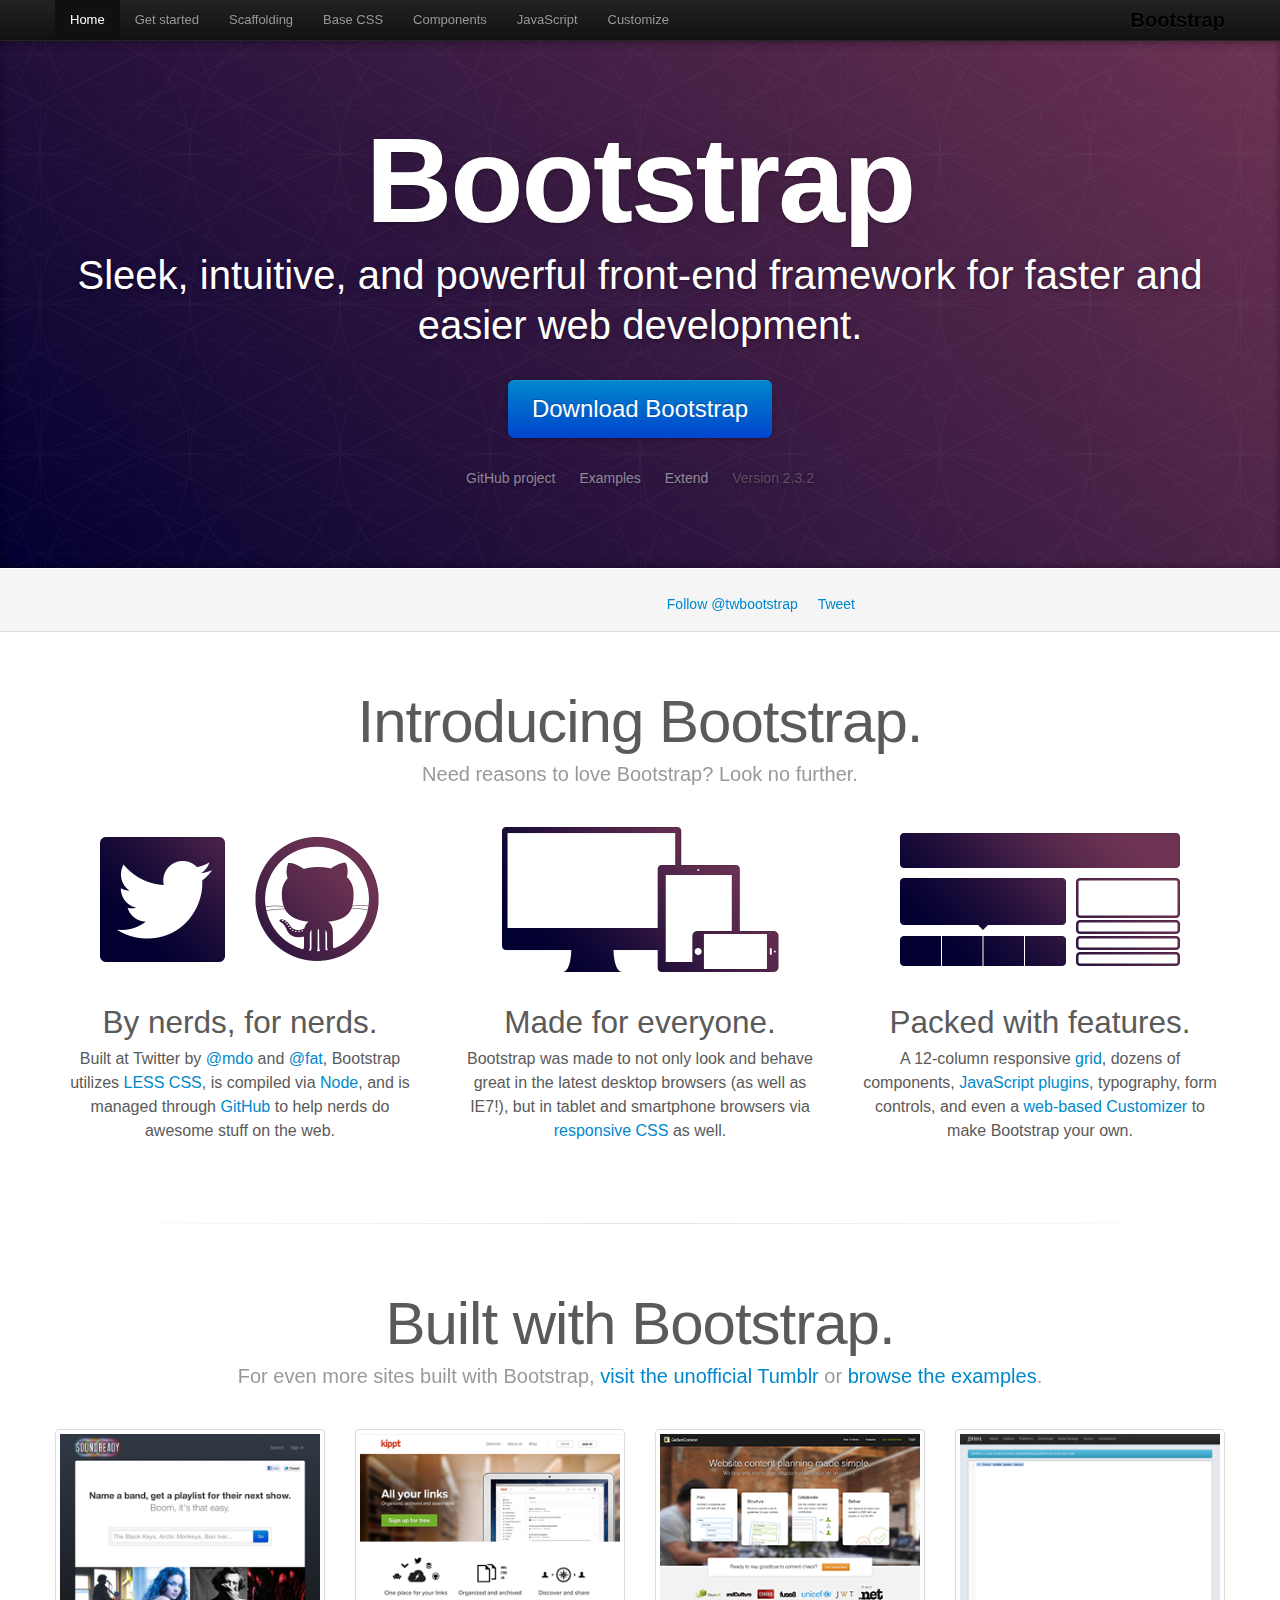
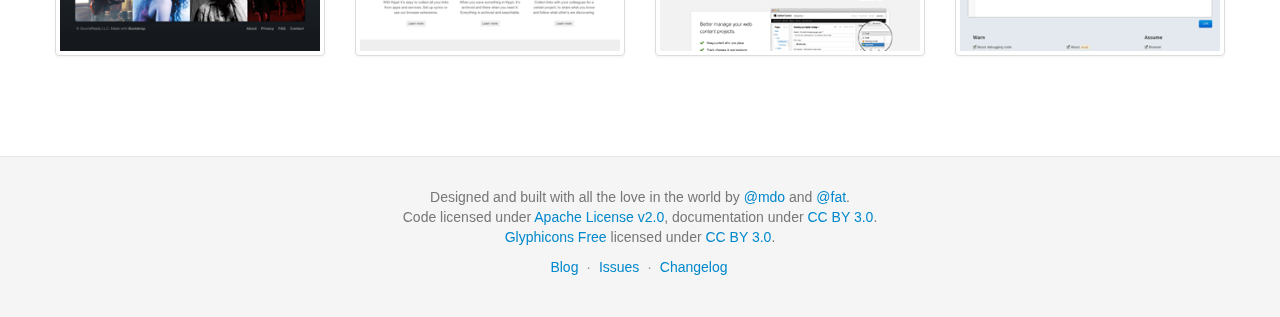
<file: app/lib/bootstrap/docs/index.html>
<!DOCTYPE html>
<html lang="en">
  <head>
    <meta charset="utf-8">
    <title>Bootstrap</title>
    <meta name="viewport" content="width=device-width, initial-scale=1.0">
    <meta name="description" content="">
    <meta name="author" content="">

    <!-- Le styles -->
    <link href="assets/css/bootstrap.css" rel="stylesheet">
    <link href="assets/css/bootstrap-responsive.css" rel="stylesheet">
    <link href="assets/css/docs.css" rel="stylesheet">
    <link href="assets/js/google-code-prettify/prettify.css" rel="stylesheet">

    <!-- Le HTML5 shim, for IE6-8 support of HTML5 elements -->
    <!--[if lt IE 9]>
      <script src="assets/js/html5shiv.js"></script>
    <![endif]-->

    <!-- Le fav and touch icons -->
    <link rel="apple-touch-icon-precomposed" sizes="144x144" href="assets/ico/apple-touch-icon-144-precomposed.png">
    <link rel="apple-touch-icon-precomposed" sizes="114x114" href="assets/ico/apple-touch-icon-114-precomposed.png">
      <link rel="apple-touch-icon-precomposed" sizes="72x72" href="assets/ico/apple-touch-icon-72-precomposed.png">
                    <link rel="apple-touch-icon-precomposed" href="assets/ico/apple-touch-icon-57-precomposed.png">
                                   <link rel="shortcut icon" href="assets/ico/favicon.png">

    <script type="text/javascript">
      var _gaq = _gaq || [];
      _gaq.push(['_setAccount', 'UA-146052-10']);
      _gaq.push(['_trackPageview']);
      (function() {
        var ga = document.createElement('script'); ga.type = 'text/javascript'; ga.async = true;
        ga.src = ('https:' == document.location.protocol ? 'https://ssl' : 'http://www') + '.google-analytics.com/ga.js';
        var s = document.getElementsByTagName('script')[0]; s.parentNode.insertBefore(ga, s);
      })();
    </script>
  </head>

  <body data-spy="scroll" data-target=".bs-docs-sidebar">

    <!-- Navbar
    ================================================== -->
    <div class="navbar navbar-inverse navbar-fixed-top">
      <div class="navbar-inner">
        <div class="container">
          <button type="button" class="btn btn-navbar" data-toggle="collapse" data-target=".nav-collapse">
            <span class="icon-bar"></span>
            <span class="icon-bar"></span>
            <span class="icon-bar"></span>
          </button>
          <a class="brand" href="./index.html">Bootstrap</a>
          <div class="nav-collapse collapse">
            <ul class="nav">
              <li class="active">
                <a href="./index.html">Home</a>
              </li>
              <li class="">
                <a href="./getting-started.html">Get started</a>
              </li>
              <li class="">
                <a href="./scaffolding.html">Scaffolding</a>
              </li>
              <li class="">
                <a href="./base-css.html">Base CSS</a>
              </li>
              <li class="">
                <a href="./components.html">Components</a>
              </li>
              <li class="">
                <a href="./javascript.html">JavaScript</a>
              </li>
              <li class="">
                <a href="./customize.html">Customize</a>
              </li>
            </ul>
          </div>
        </div>
      </div>
    </div>

<div class="jumbotron masthead">
  <div class="container">
    <h1>Bootstrap</h1>
    <p>Sleek, intuitive, and powerful front-end framework for faster and easier web development.</p>
    <p>
      <a href="assets/bootstrap.zip" class="btn btn-primary btn-large" onclick="_gaq.push(['_trackEvent', 'Jumbotron actions', 'Download', 'Download 2.3.2']);">Download Bootstrap</a>
    </p>
    <ul class="masthead-links">
      <li>
        <a href="http://github.com/twitter/bootstrap" onclick="_gaq.push(['_trackEvent', 'Jumbotron actions', 'Jumbotron links', 'GitHub project']);">GitHub project</a>
      </li>
      <li>
        <a href="./getting-started.html#examples" onclick="_gaq.push(['_trackEvent', 'Jumbotron actions', 'Jumbotron links', 'Examples']);">Examples</a>
      </li>
      <li>
        <a href="./extend.html" onclick="_gaq.push(['_trackEvent', 'Jumbotron actions', 'Jumbotron links', 'Extend']);">Extend</a>
      </li>
      <li>
        Version 2.3.2
      </li>
    </ul>
  </div>
</div>

<div class="bs-docs-social">
  <div class="container">
    <ul class="bs-docs-social-buttons">
      <li>
        <iframe class="github-btn" src="http://ghbtns.com/github-btn.html?user=twbs&repo=bootstrap&type=watch&count=true" allowtransparency="true" frameborder="0" scrolling="0" width="100px" height="20px"></iframe>
      </li>
      <li>
        <iframe class="github-btn" src="http://ghbtns.com/github-btn.html?user=twbs&repo=bootstrap&type=fork&count=true" allowtransparency="true" frameborder="0" scrolling="0" width="102px" height="20px"></iframe>
      </li>
      <li class="follow-btn">
        <a href="https://twitter.com/twbootstrap" class="twitter-follow-button" data-link-color="#0069D6" data-show-count="true">Follow @twbootstrap</a>
      </li>
      <li class="tweet-btn">
        <a href="https://twitter.com/share" class="twitter-share-button" data-url="http://twbs.github.com/bootstrap/" data-count="horizontal" data-via="twbootstrap" data-related="mdo:Creator of Twitter Bootstrap">Tweet</a>
      </li>
    </ul>
  </div>
</div>

<div class="container">

  <div class="marketing">

    <h1>Introducing Bootstrap.</h1>
    <p class="marketing-byline">Need reasons to love Bootstrap? Look no further.</p>

    <div class="row-fluid">
      <div class="span4">
        <img class="marketing-img" src="assets/img/bs-docs-twitter-github.png">
        <h2>By nerds, for nerds.</h2>
        <p>Built at Twitter by <a href="http://twitter.com/mdo">@mdo</a> and <a href="http://twitter.com/fat">@fat</a>, Bootstrap utilizes <a href="http://lesscss.org">LESS CSS</a>, is compiled via <a href="http://nodejs.org">Node</a>, and is managed through <a href="http://github.com">GitHub</a> to help nerds do awesome stuff on the web.</p>
      </div>
      <div class="span4">
        <img class="marketing-img" src="assets/img/bs-docs-responsive-illustrations.png">
        <h2>Made for everyone.</h2>
        <p>Bootstrap was made to not only look and behave great in the latest desktop browsers (as well as IE7!), but in tablet and smartphone browsers via <a href="./scaffolding.html#responsive">responsive CSS</a> as well.</p>
      </div>
      <div class="span4">
        <img class="marketing-img" src="assets/img/bs-docs-bootstrap-features.png">
        <h2>Packed with features.</h2>
        <p>A 12-column responsive <a href="./scaffolding.html#gridSystem">grid</a>, dozens of components, <a href="./javascript.html">JavaScript plugins</a>, typography, form controls, and even a <a href="./customize.html">web-based Customizer</a> to make Bootstrap your own.</p>
      </div>
    </div>

    <hr class="soften">

    <h1>Built with Bootstrap.</h1>
    <p class="marketing-byline">For even more sites built with Bootstrap, <a href="http://builtwithbootstrap.tumblr.com/" target="_blank">visit the unofficial Tumblr</a> or <a href="./getting-started.html#examples">browse the examples</a>.</p>
    <div class="row-fluid">
      <ul class="thumbnails example-sites">
        <li class="span3">
          <a class="thumbnail" href="http://soundready.fm/" target="_blank">
            <img src="assets/img/example-sites/soundready.png" alt="SoundReady.fm">
          </a>
        </li>
        <li class="span3">
          <a class="thumbnail" href="http://kippt.com/" target="_blank">
            <img src="assets/img/example-sites/kippt.png" alt="Kippt">
          </a>
        </li>
        <li class="span3">
          <a class="thumbnail" href="http://www.gathercontent.com/" target="_blank">
            <img src="assets/img/example-sites/gathercontent.png" alt="Gather Content">
          </a>
        </li>
        <li class="span3">
          <a class="thumbnail" href="http://www.jshint.com/" target="_blank">
            <img src="assets/img/example-sites/jshint.png" alt="JS Hint">
          </a>
        </li>
      </ul>
     </div>

  </div>

</div>



    <!-- Footer
    ================================================== -->
    <footer class="footer">
      <div class="container">
        <p>Designed and built with all the love in the world by <a href="http://twitter.com/mdo" target="_blank">@mdo</a> and <a href="http://twitter.com/fat" target="_blank">@fat</a>.</p>
        <p>Code licensed under <a href="http://www.apache.org/licenses/LICENSE-2.0" target="_blank">Apache License v2.0</a>, documentation under <a href="http://creativecommons.org/licenses/by/3.0/">CC BY 3.0</a>.</p>
        <p><a href="http://glyphicons.com">Glyphicons Free</a> licensed under <a href="http://creativecommons.org/licenses/by/3.0/">CC BY 3.0</a>.</p>
        <ul class="footer-links">
          <li><a href="http://blog.getbootstrap.com">Blog</a></li>
          <li class="muted">&middot;</li>
          <li><a href="https://github.com/twbs/bootstrap/issues?state=open">Issues</a></li>
          <li class="muted">&middot;</li>
          <li><a href="https://github.com/twbs/bootstrap/releases">Changelog</a></li>
        </ul>
      </div>
    </footer>



    <!-- Le javascript
    ================================================== -->
    <!-- Placed at the end of the document so the pages load faster -->
    <script type="text/javascript" src="http://platform.twitter.com/widgets.js"></script>
    <script src="assets/js/jquery.js"></script>
    <script src="assets/js/bootstrap-transition.js"></script>
    <script src="assets/js/bootstrap-alert.js"></script>
    <script src="assets/js/bootstrap-modal.js"></script>
    <script src="assets/js/bootstrap-dropdown.js"></script>
    <script src="assets/js/bootstrap-scrollspy.js"></script>
    <script src="assets/js/bootstrap-tab.js"></script>
    <script src="assets/js/bootstrap-tooltip.js"></script>
    <script src="assets/js/bootstrap-popover.js"></script>
    <script src="assets/js/bootstrap-button.js"></script>
    <script src="assets/js/bootstrap-collapse.js"></script>
    <script src="assets/js/bootstrap-carousel.js"></script>
    <script src="assets/js/bootstrap-typeahead.js"></script>
    <script src="assets/js/bootstrap-affix.js"></script>

    <script src="assets/js/holder/holder.js"></script>
    <script src="assets/js/google-code-prettify/prettify.js"></script>

    <script src="assets/js/application.js"></script>


    <!-- Analytics
    ================================================== -->
    <script>
      var _gauges = _gauges || [];
      (function() {
        var t   = document.createElement('script');
        t.type  = 'text/javascript';
        t.async = true;
        t.id    = 'gauges-tracker';
        t.setAttribute('data-site-id', '4f0dc9fef5a1f55508000013');
        t.src = '//secure.gaug.es/track.js';
        var s = document.getElementsByTagName('script')[0];
        s.parentNode.insertBefore(t, s);
      })();
    </script>

  </body>
</html>
</file>
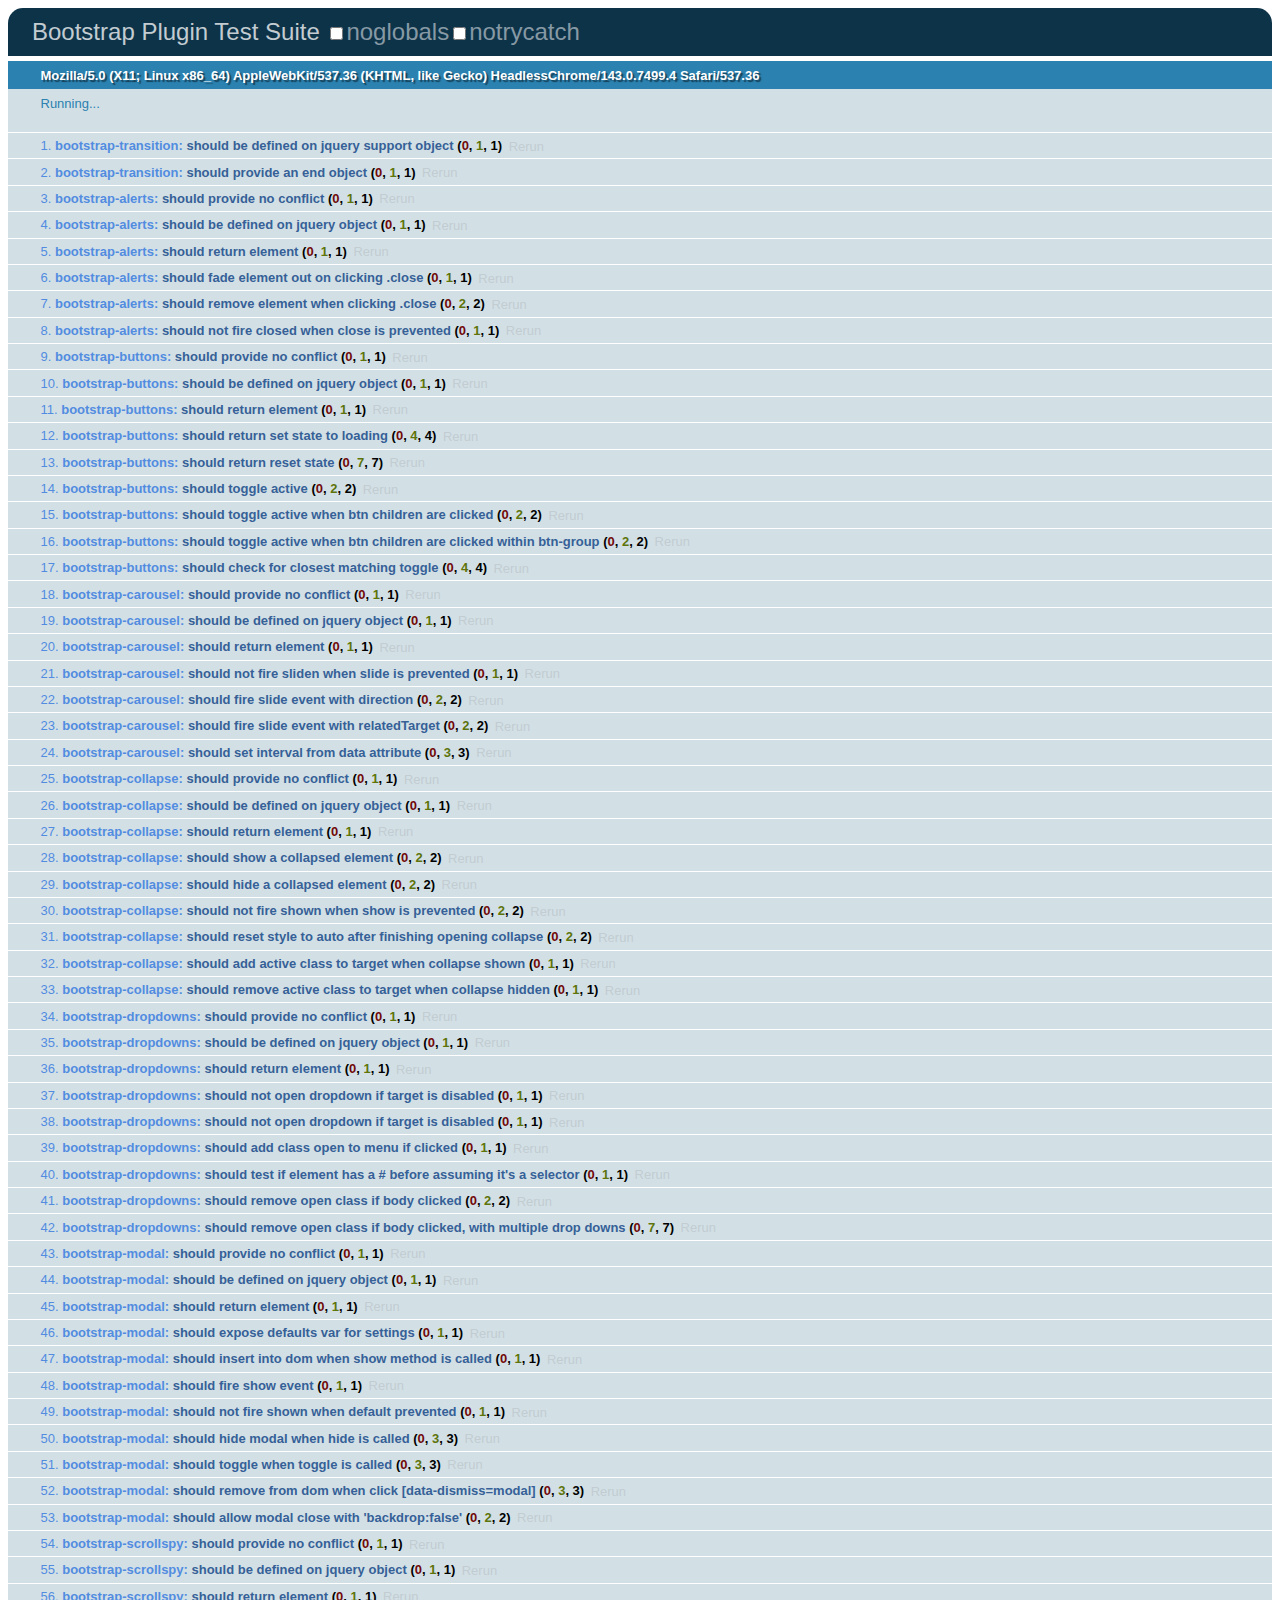
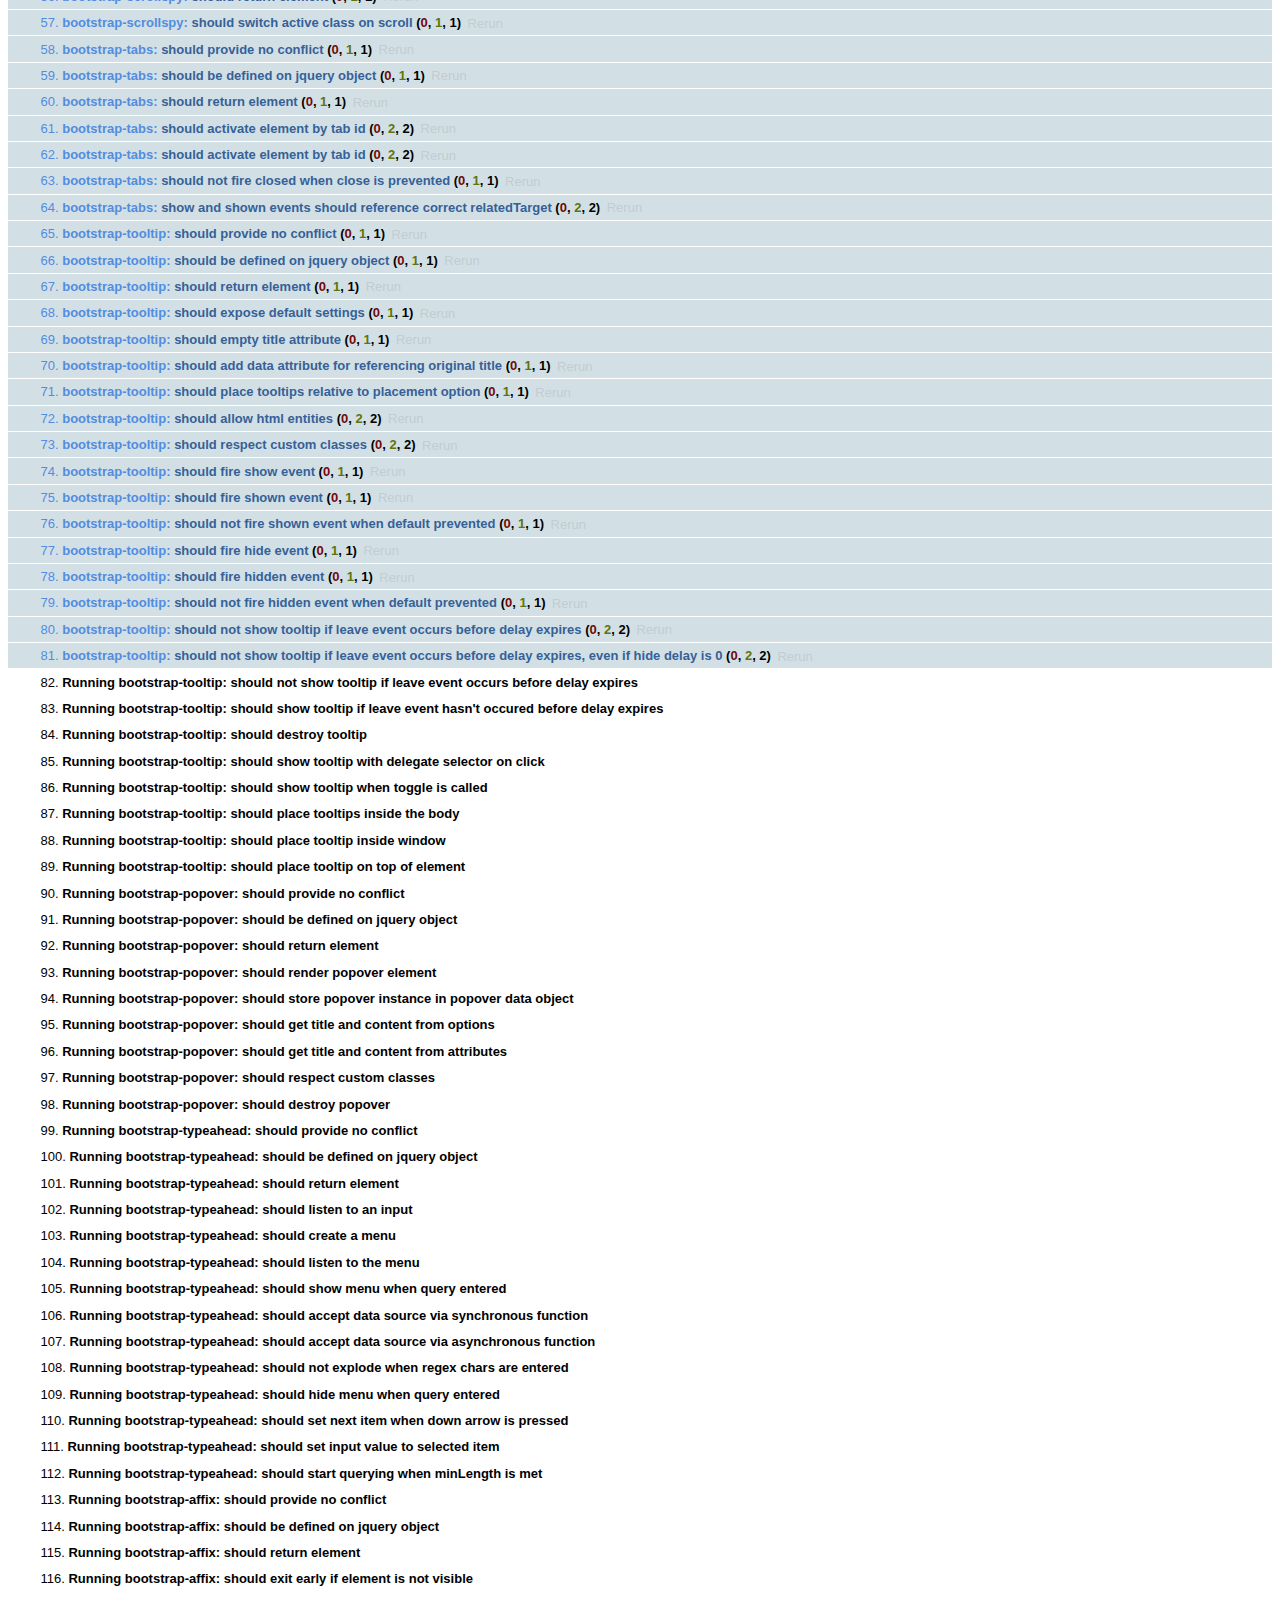
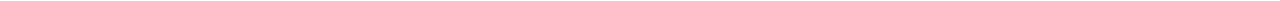
<file: app/lib/bootstrap/js/tests/index.html>
<!DOCTYPE HTML>
<html>
<head>
  <title>Bootstrap Plugin Test Suite</title>

  <!-- jquery -->
  <!--<script src="http://code.jquery.com/jquery-1.7.min.js"></script>-->
  <script src="vendor/jquery.js"></script>

  <!-- qunit -->
  <link rel="stylesheet" href="vendor/qunit.css" type="text/css" media="screen" />
  <script src="vendor/qunit.js"></script>

  <!-- phantomjs logging script-->
  <script src="unit/bootstrap-phantom.js"></script>

  <!--  plugin sources -->
  <script src="../../js/bootstrap-transition.js"></script>
  <script src="../../js/bootstrap-alert.js"></script>
  <script src="../../js/bootstrap-button.js"></script>
  <script src="../../js/bootstrap-carousel.js"></script>
  <script src="../../js/bootstrap-collapse.js"></script>
  <script src="../../js/bootstrap-dropdown.js"></script>
  <script src="../../js/bootstrap-modal.js"></script>
  <script src="../../js/bootstrap-scrollspy.js"></script>
  <script src="../../js/bootstrap-tab.js"></script>
  <script src="../../js/bootstrap-tooltip.js"></script>
  <script src="../../js/bootstrap-popover.js"></script>
  <script src="../../js/bootstrap-typeahead.js"></script>
  <script src="../../js/bootstrap-affix.js"></script>

  <!-- unit tests -->
  <script src="unit/bootstrap-transition.js"></script>
  <script src="unit/bootstrap-alert.js"></script>
  <script src="unit/bootstrap-button.js"></script>
  <script src="unit/bootstrap-carousel.js"></script>
  <script src="unit/bootstrap-collapse.js"></script>
  <script src="unit/bootstrap-dropdown.js"></script>
  <script src="unit/bootstrap-modal.js"></script>
  <script src="unit/bootstrap-scrollspy.js"></script>
  <script src="unit/bootstrap-tab.js"></script>
  <script src="unit/bootstrap-tooltip.js"></script>
  <script src="unit/bootstrap-popover.js"></script>
  <script src="unit/bootstrap-typeahead.js"></script>
  <script src="unit/bootstrap-affix.js"></script>
</head>
<body>
  <div>
    <h1 id="qunit-header">Bootstrap Plugin Test Suite</h1>
    <h2 id="qunit-banner"></h2>
    <h2 id="qunit-userAgent"></h2>
    <ol id="qunit-tests"></ol>
    <div id="qunit-fixture"></div>
  </div>
</body>
</html>
</file>
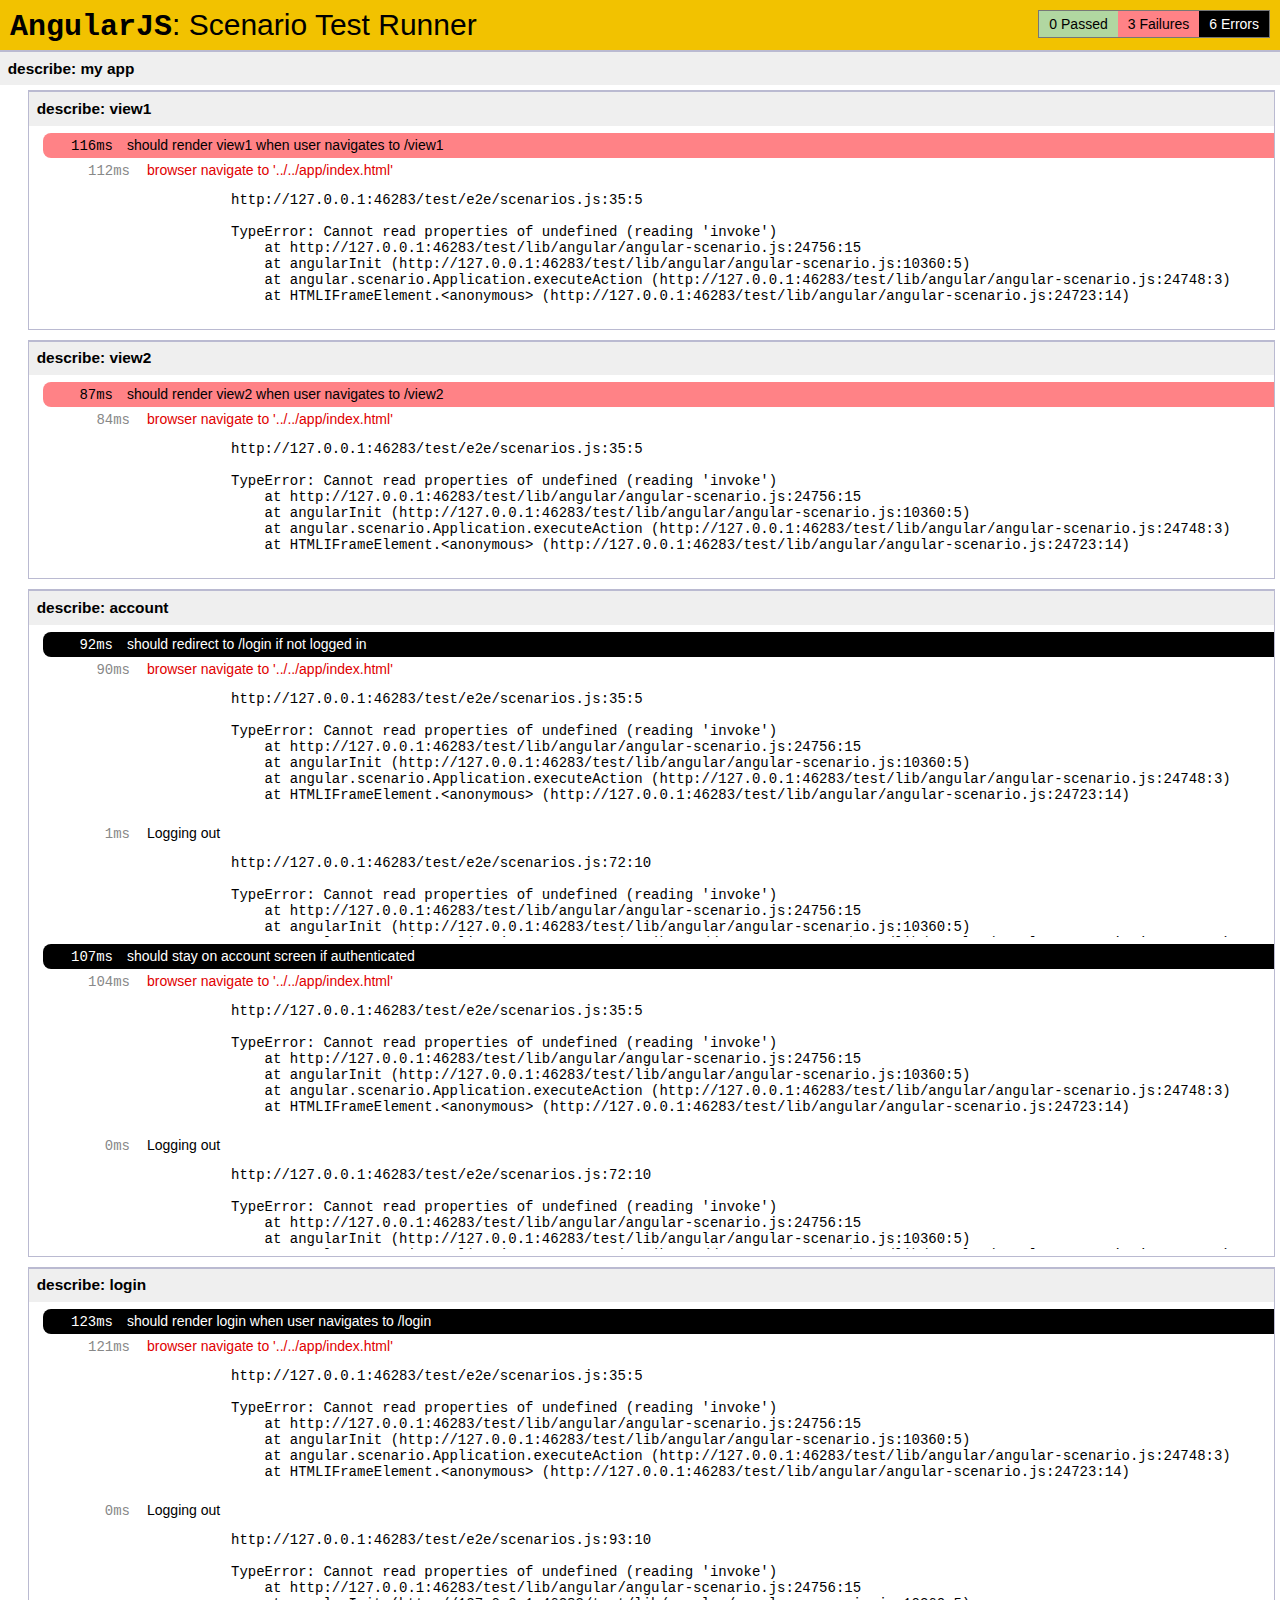
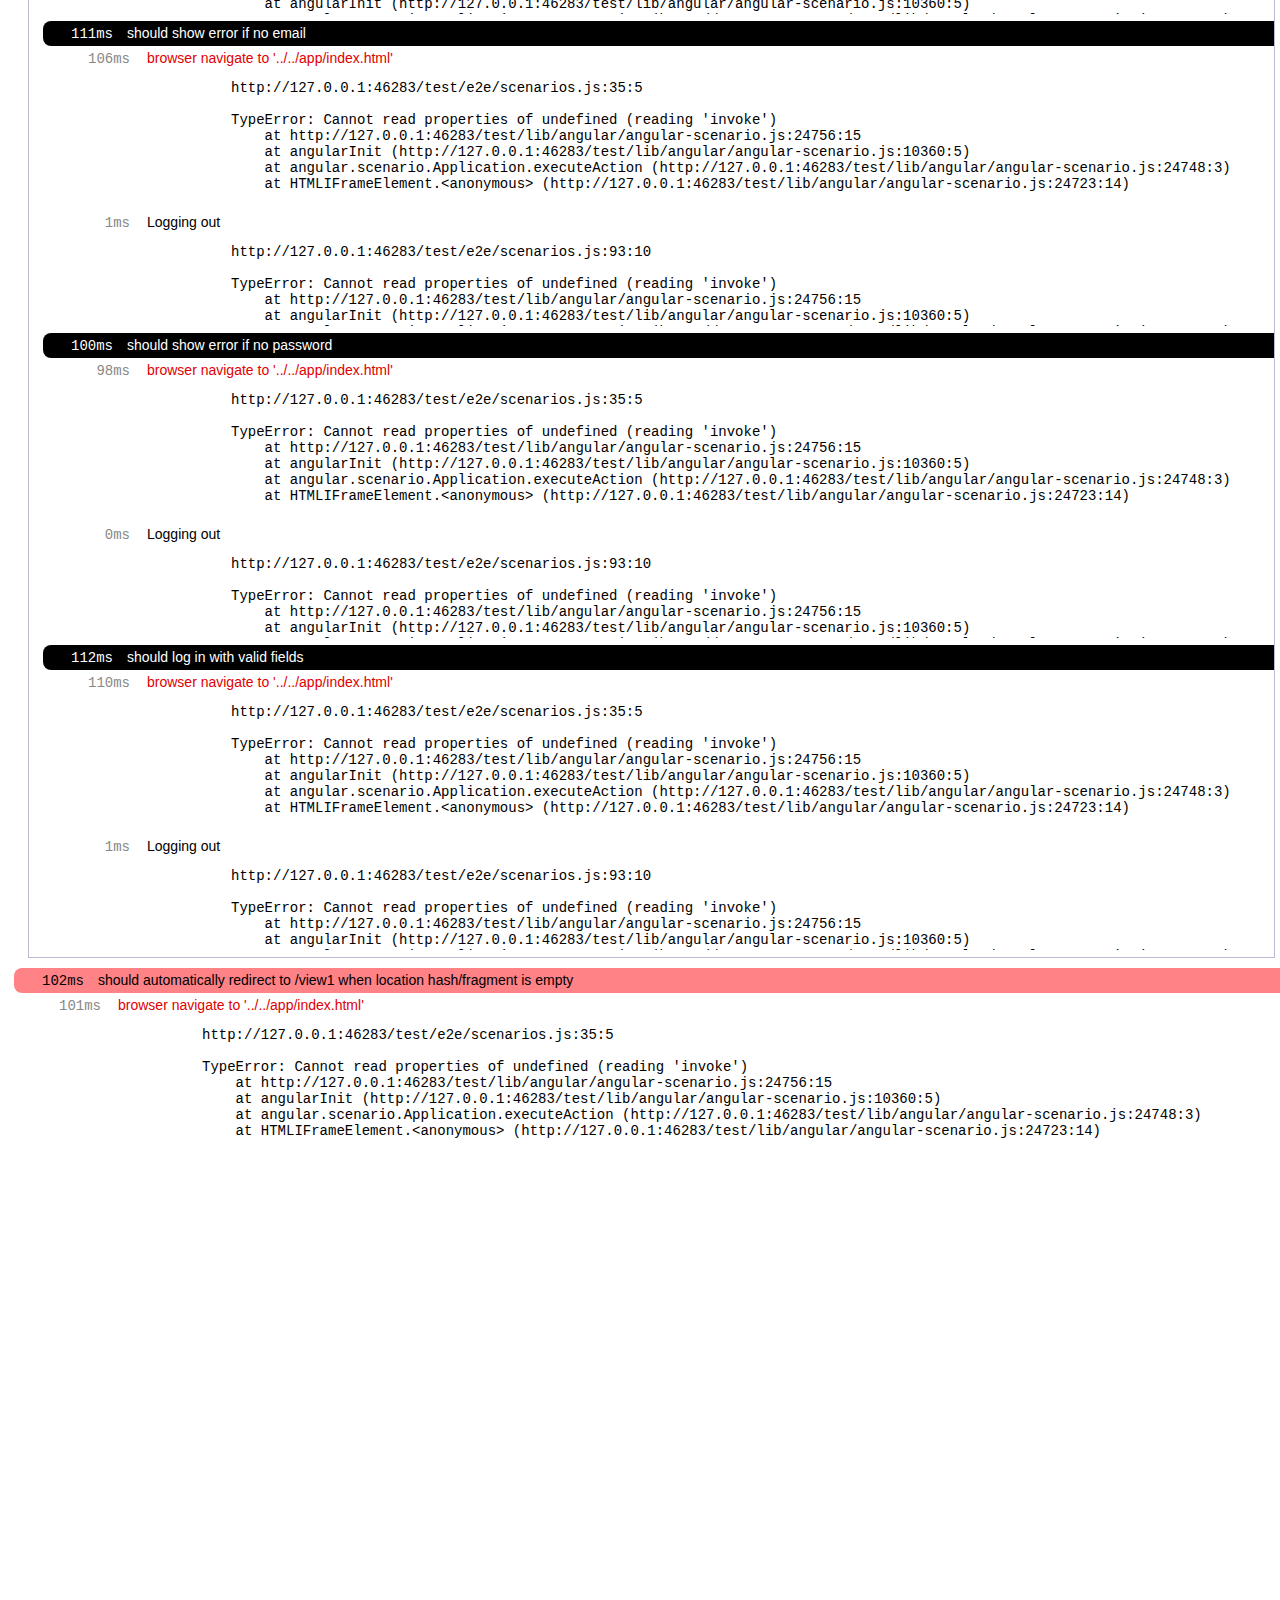
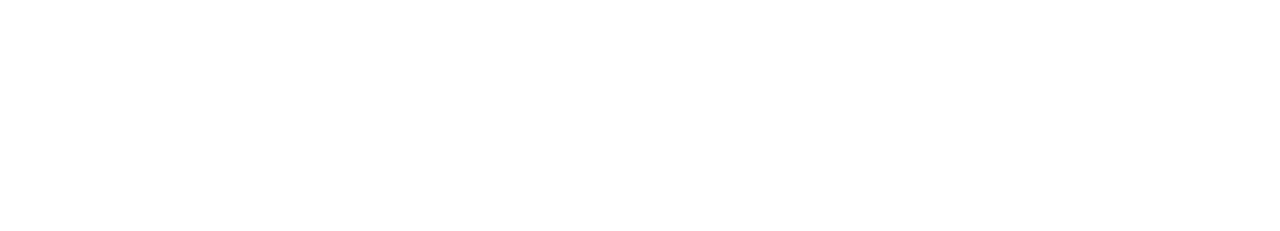
<file: test/e2e/runner.html>
<!doctype html>
<html lang="en">
  <head>
    <title>End2end Test Runner</title>
    <meta charset="utf-8">
    <script src="../lib/angular/angular-scenario.js" ng-autotest></script>
    <script src="scenarios.js"></script>
  </head>
  <body>
  </body>
</html>
</file>
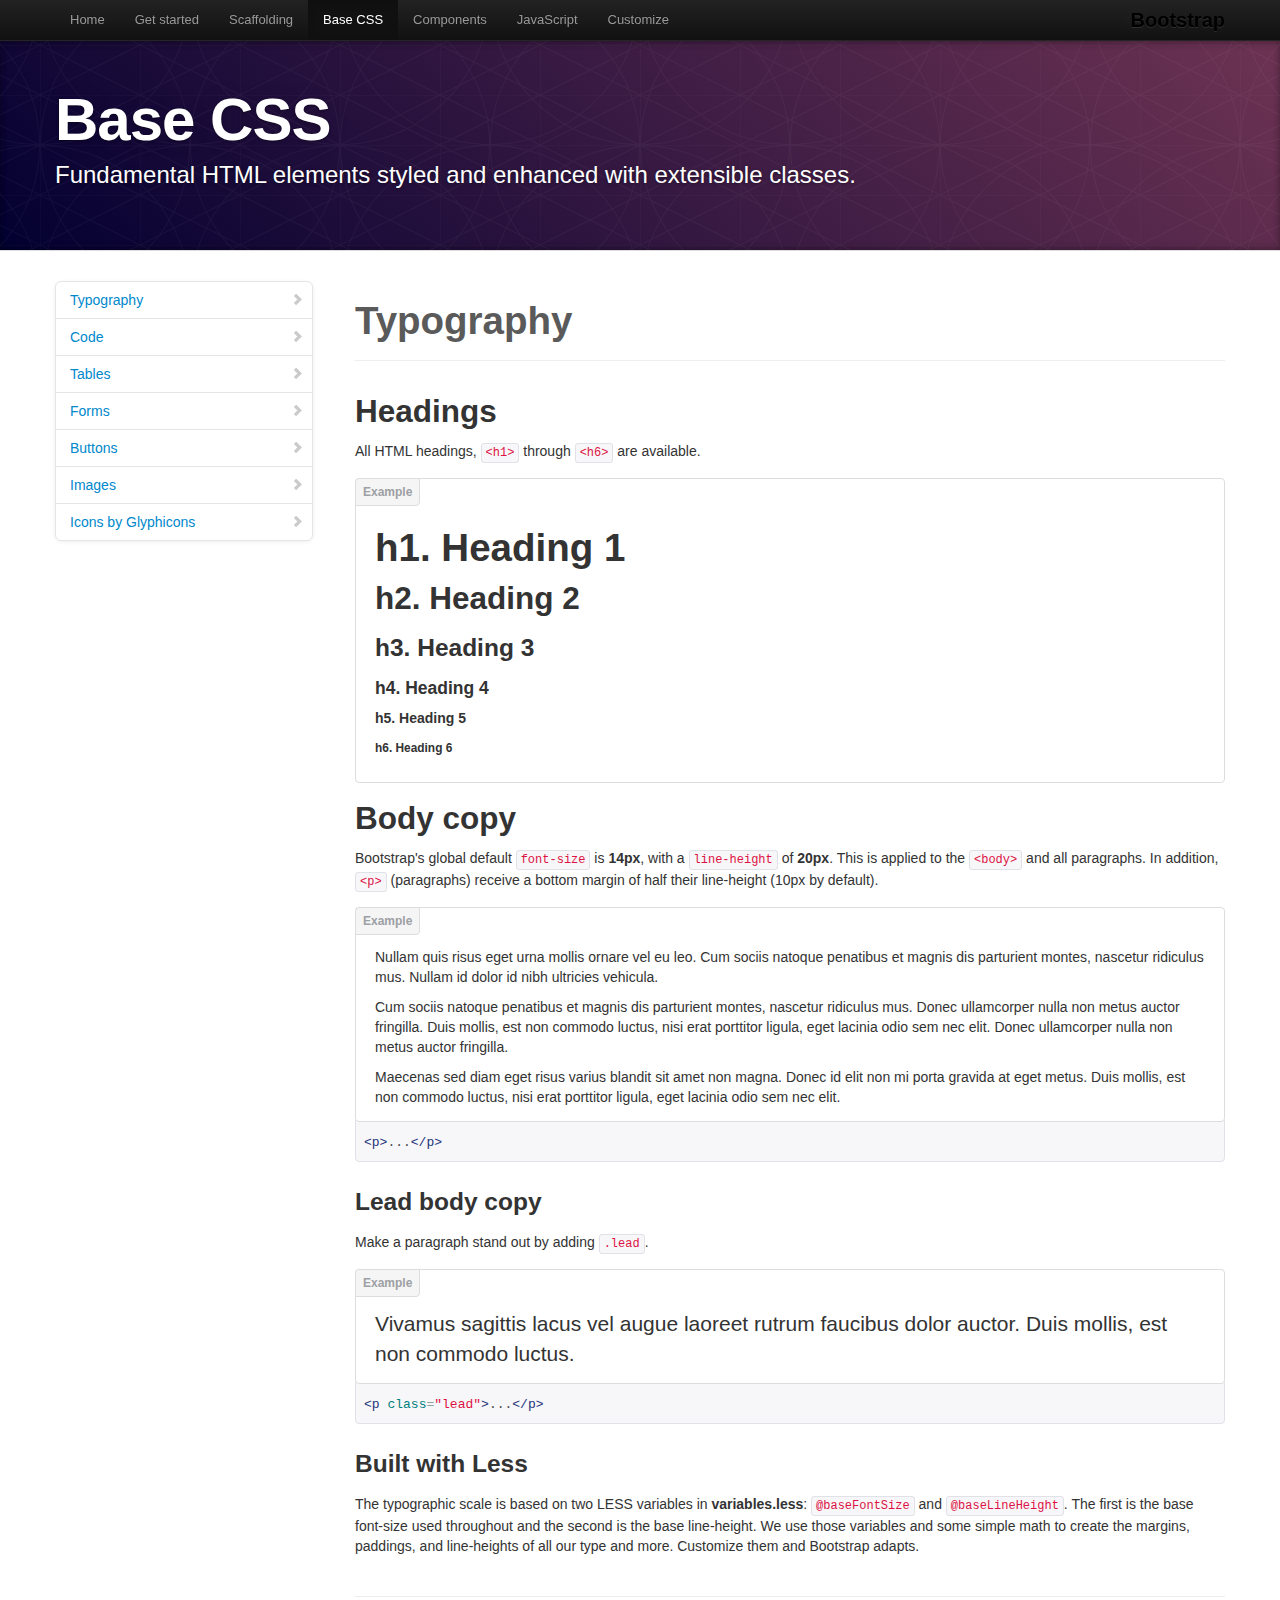
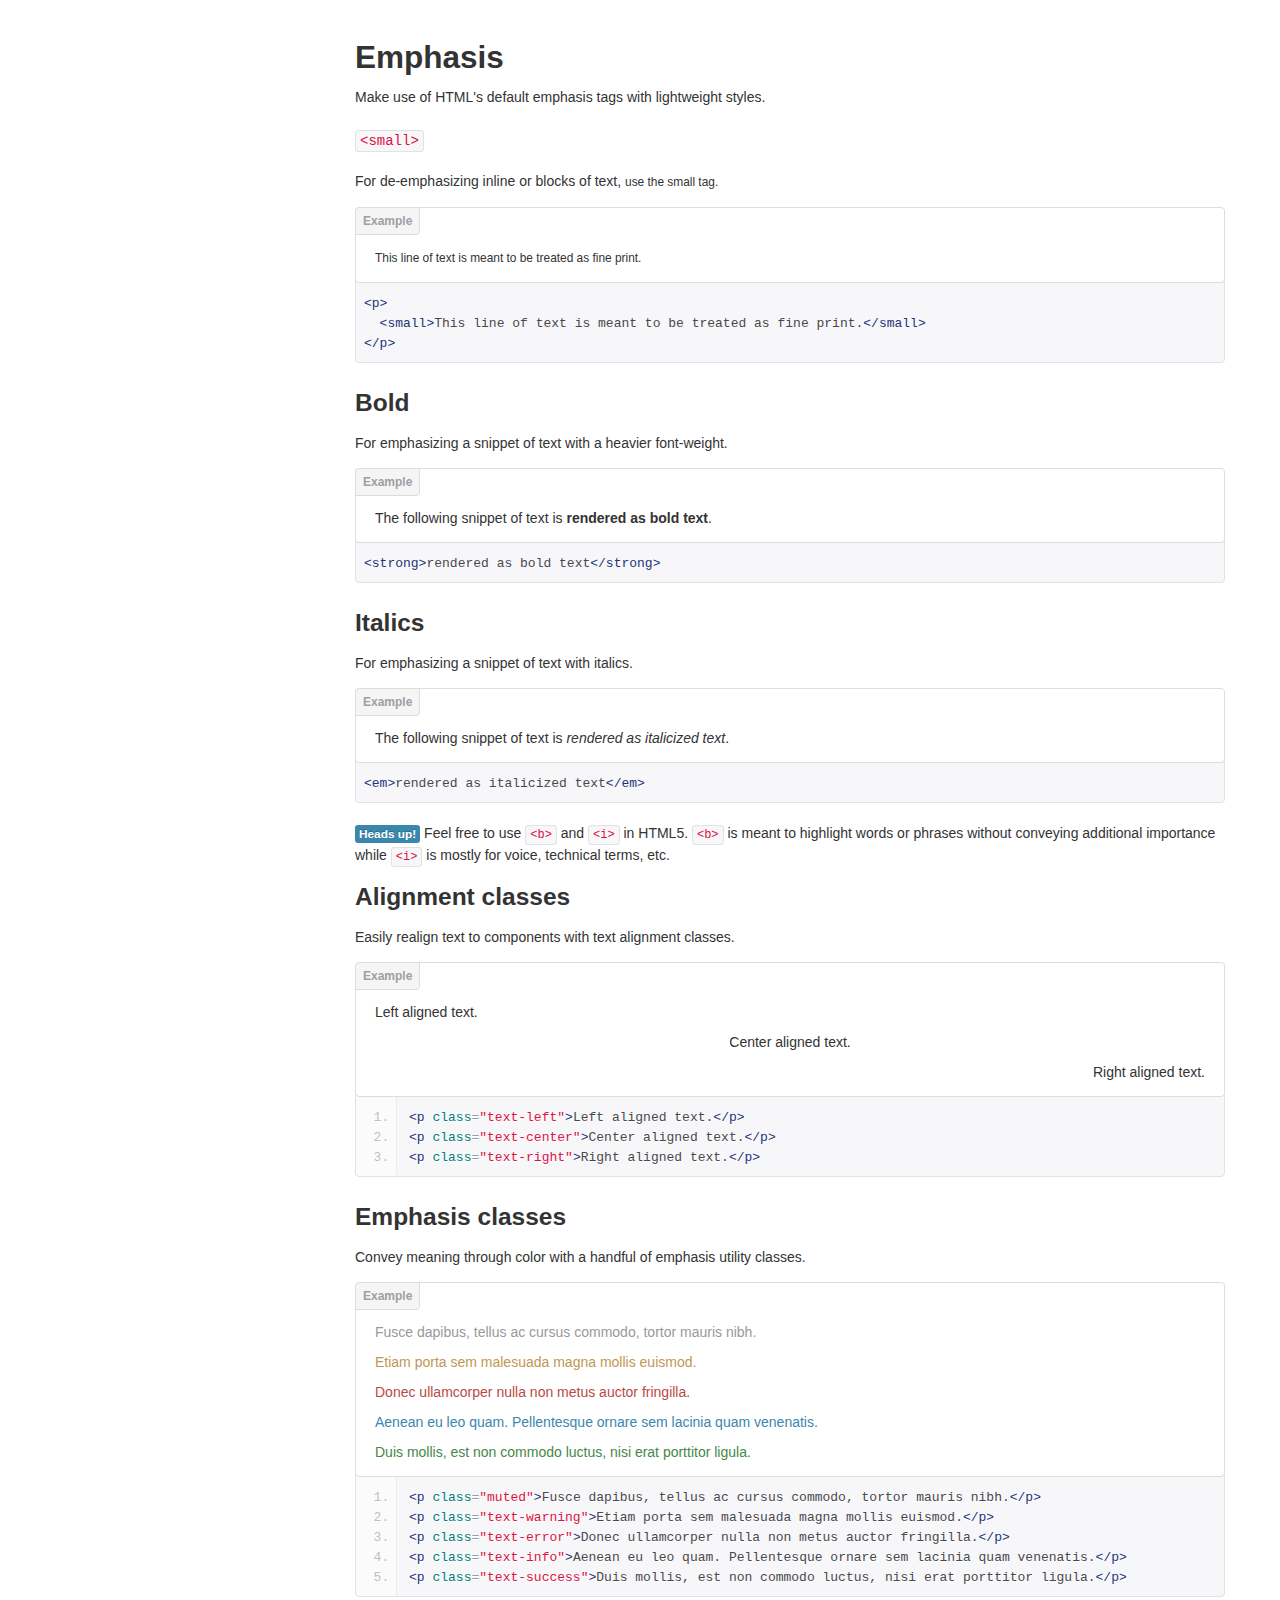
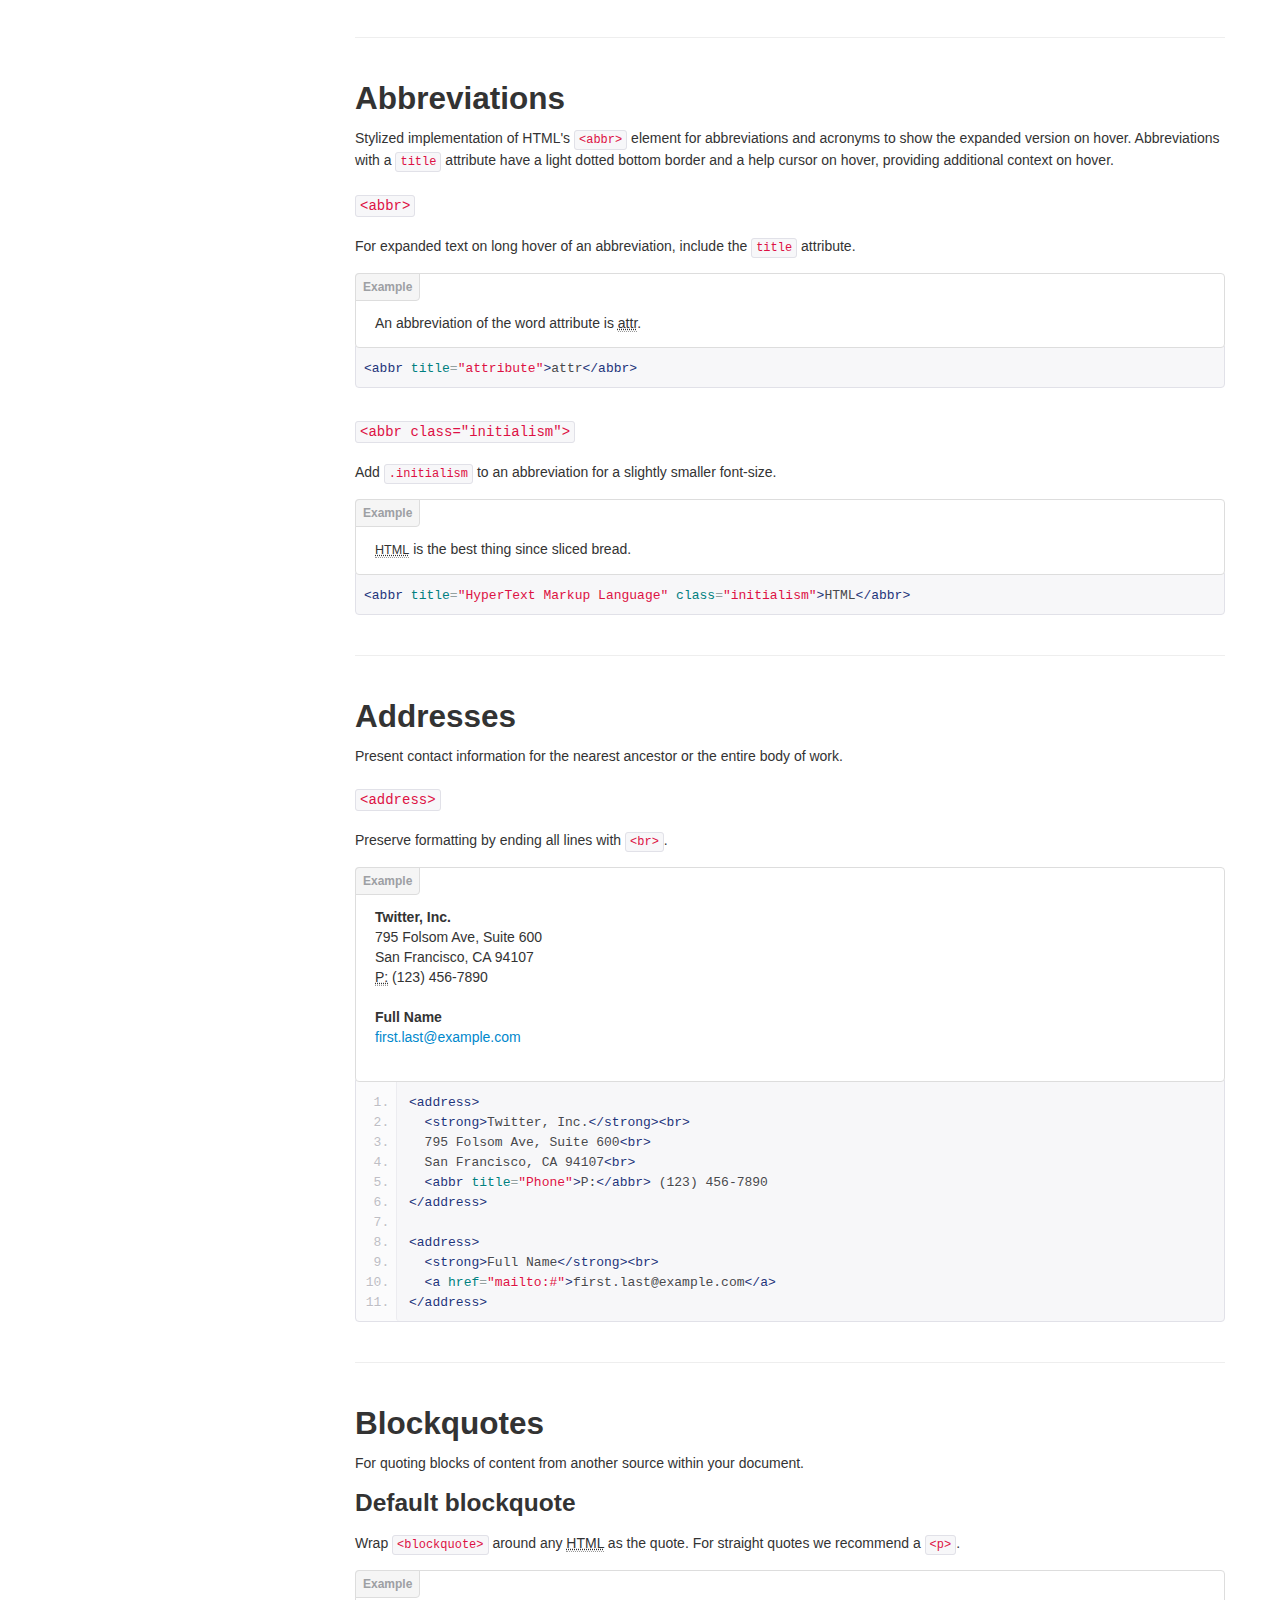
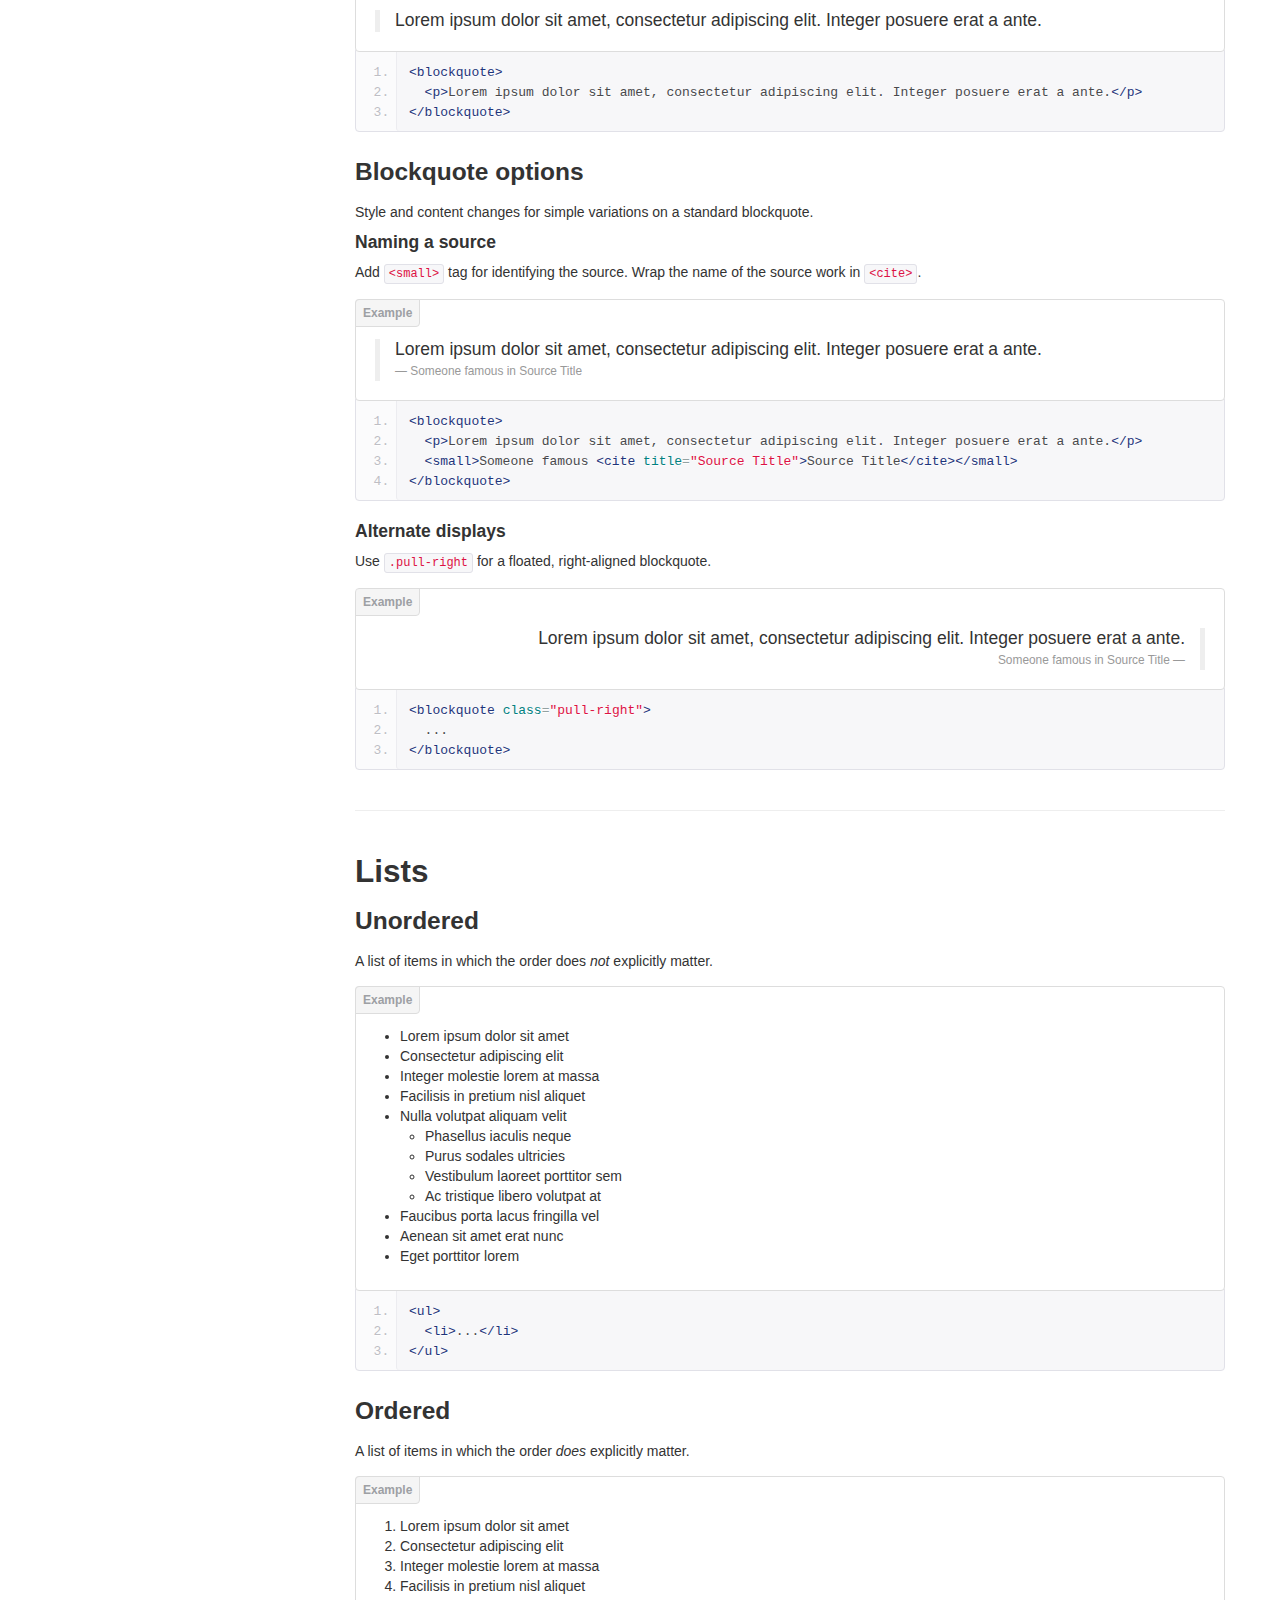
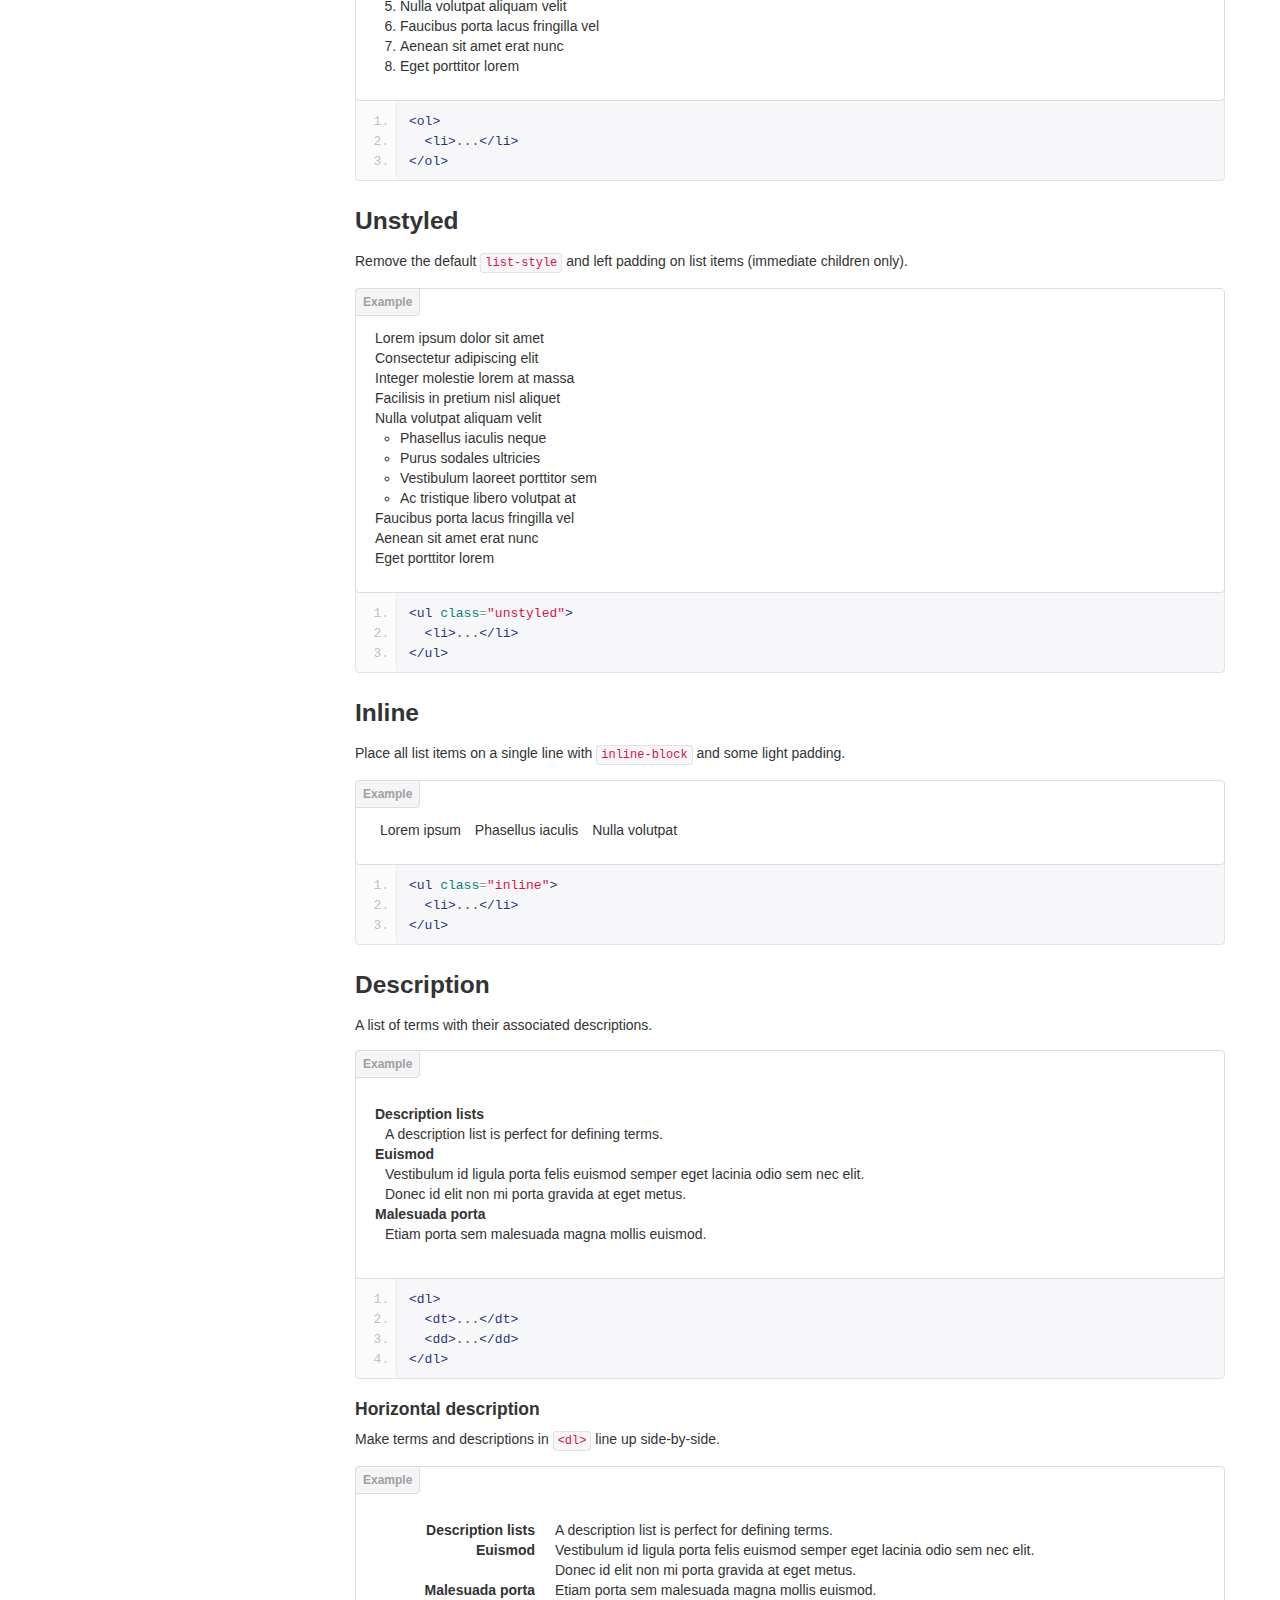
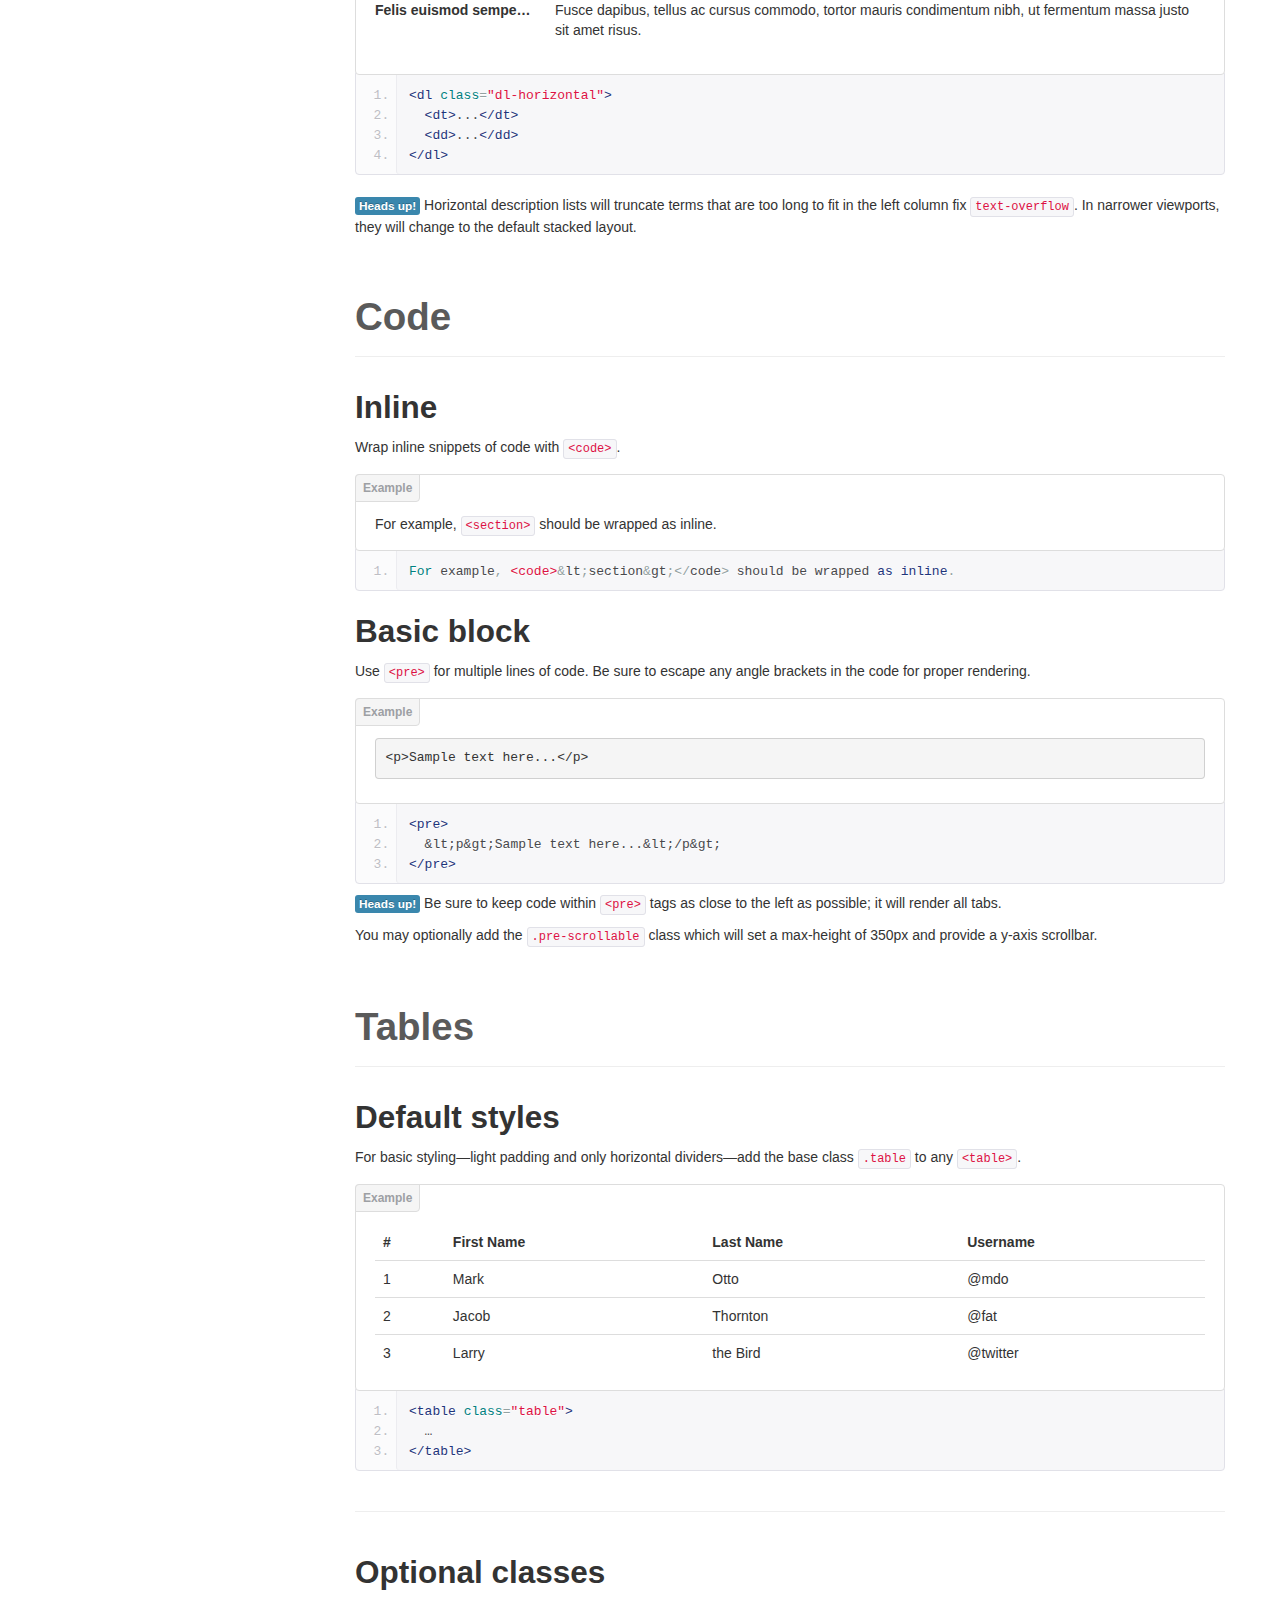
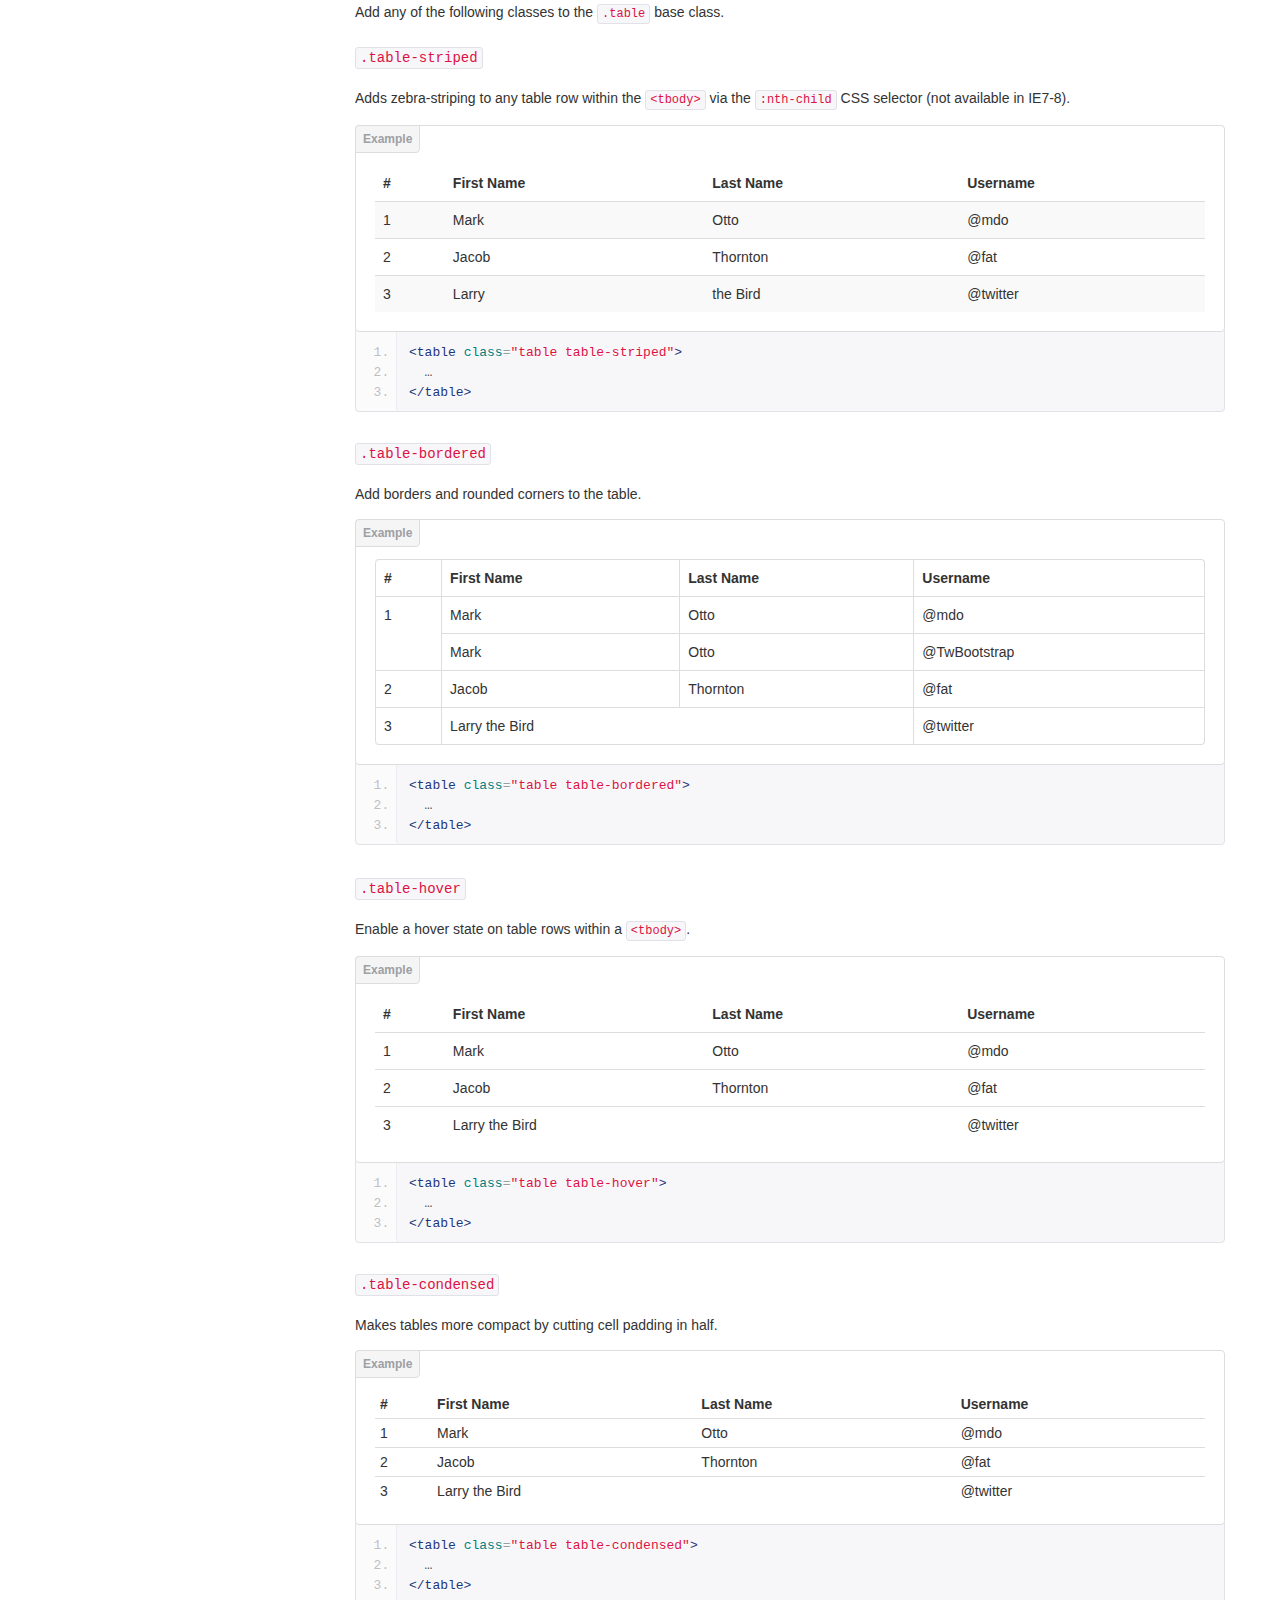
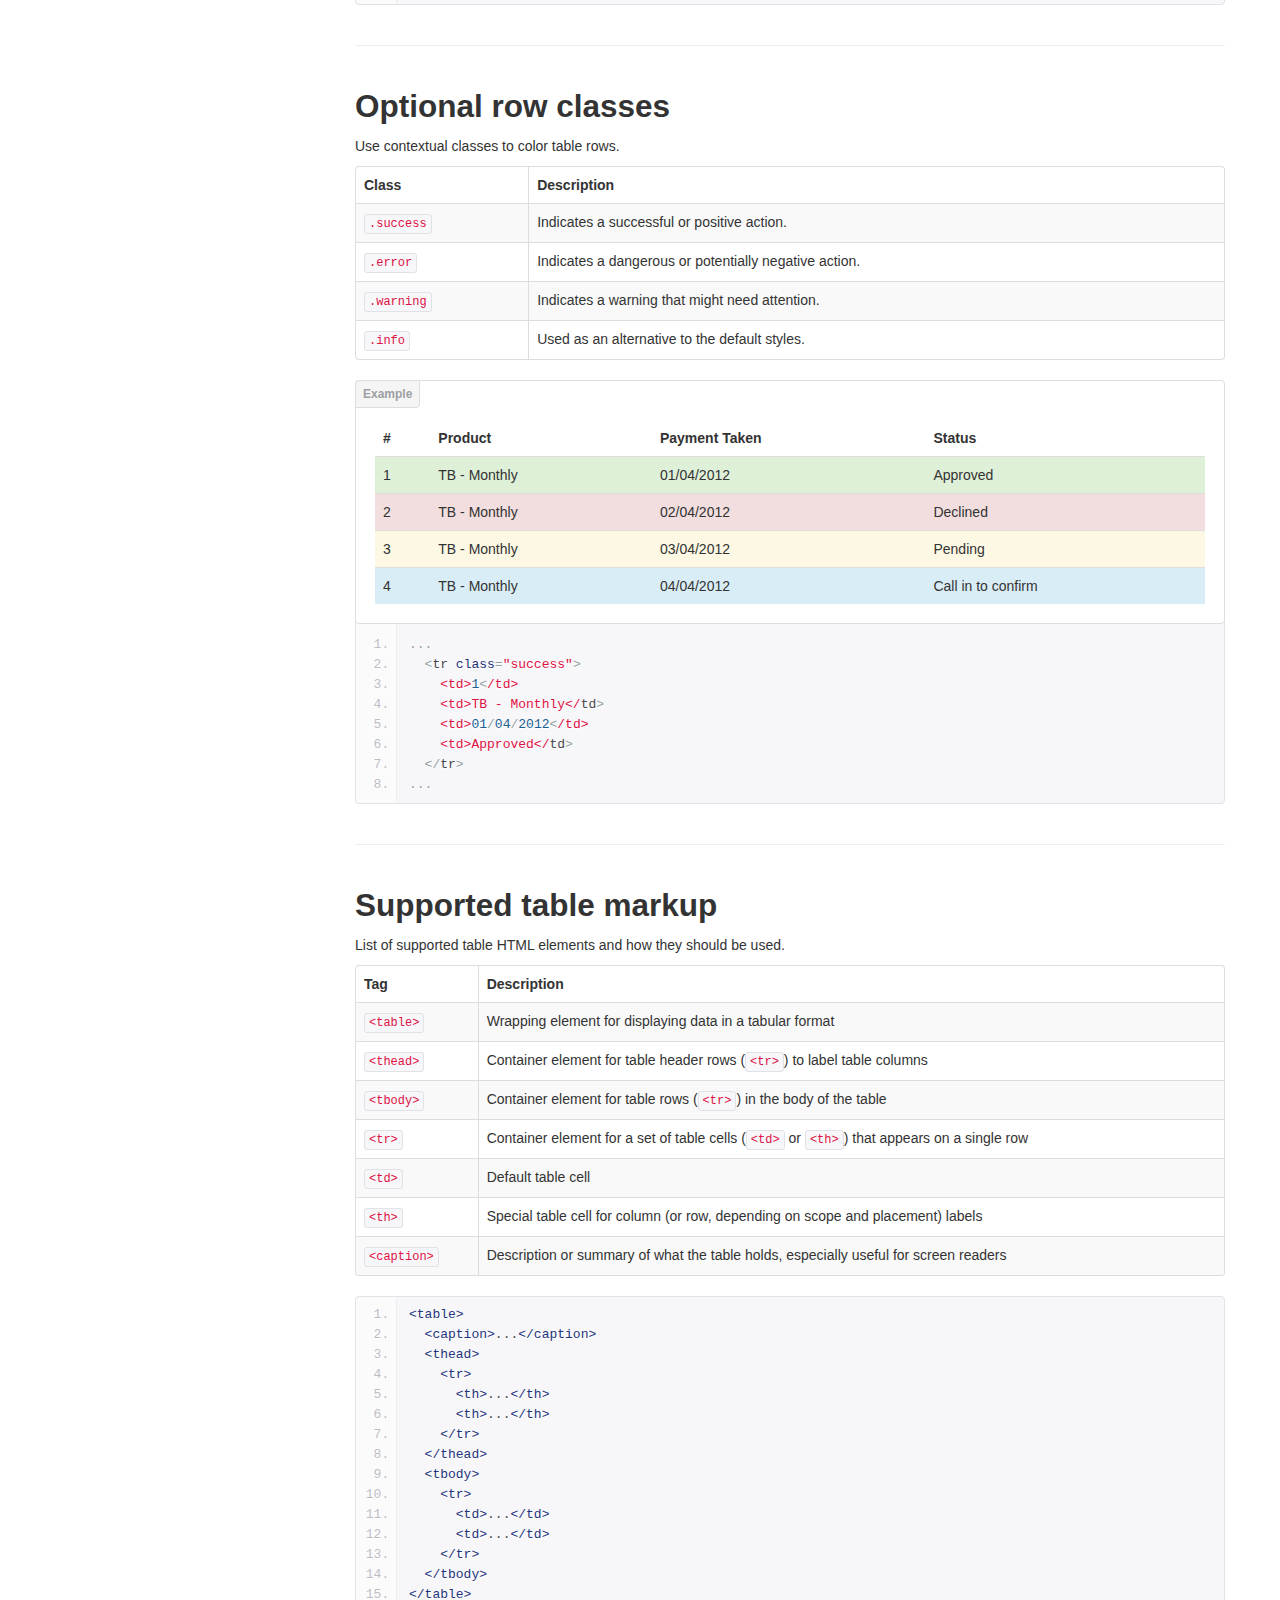
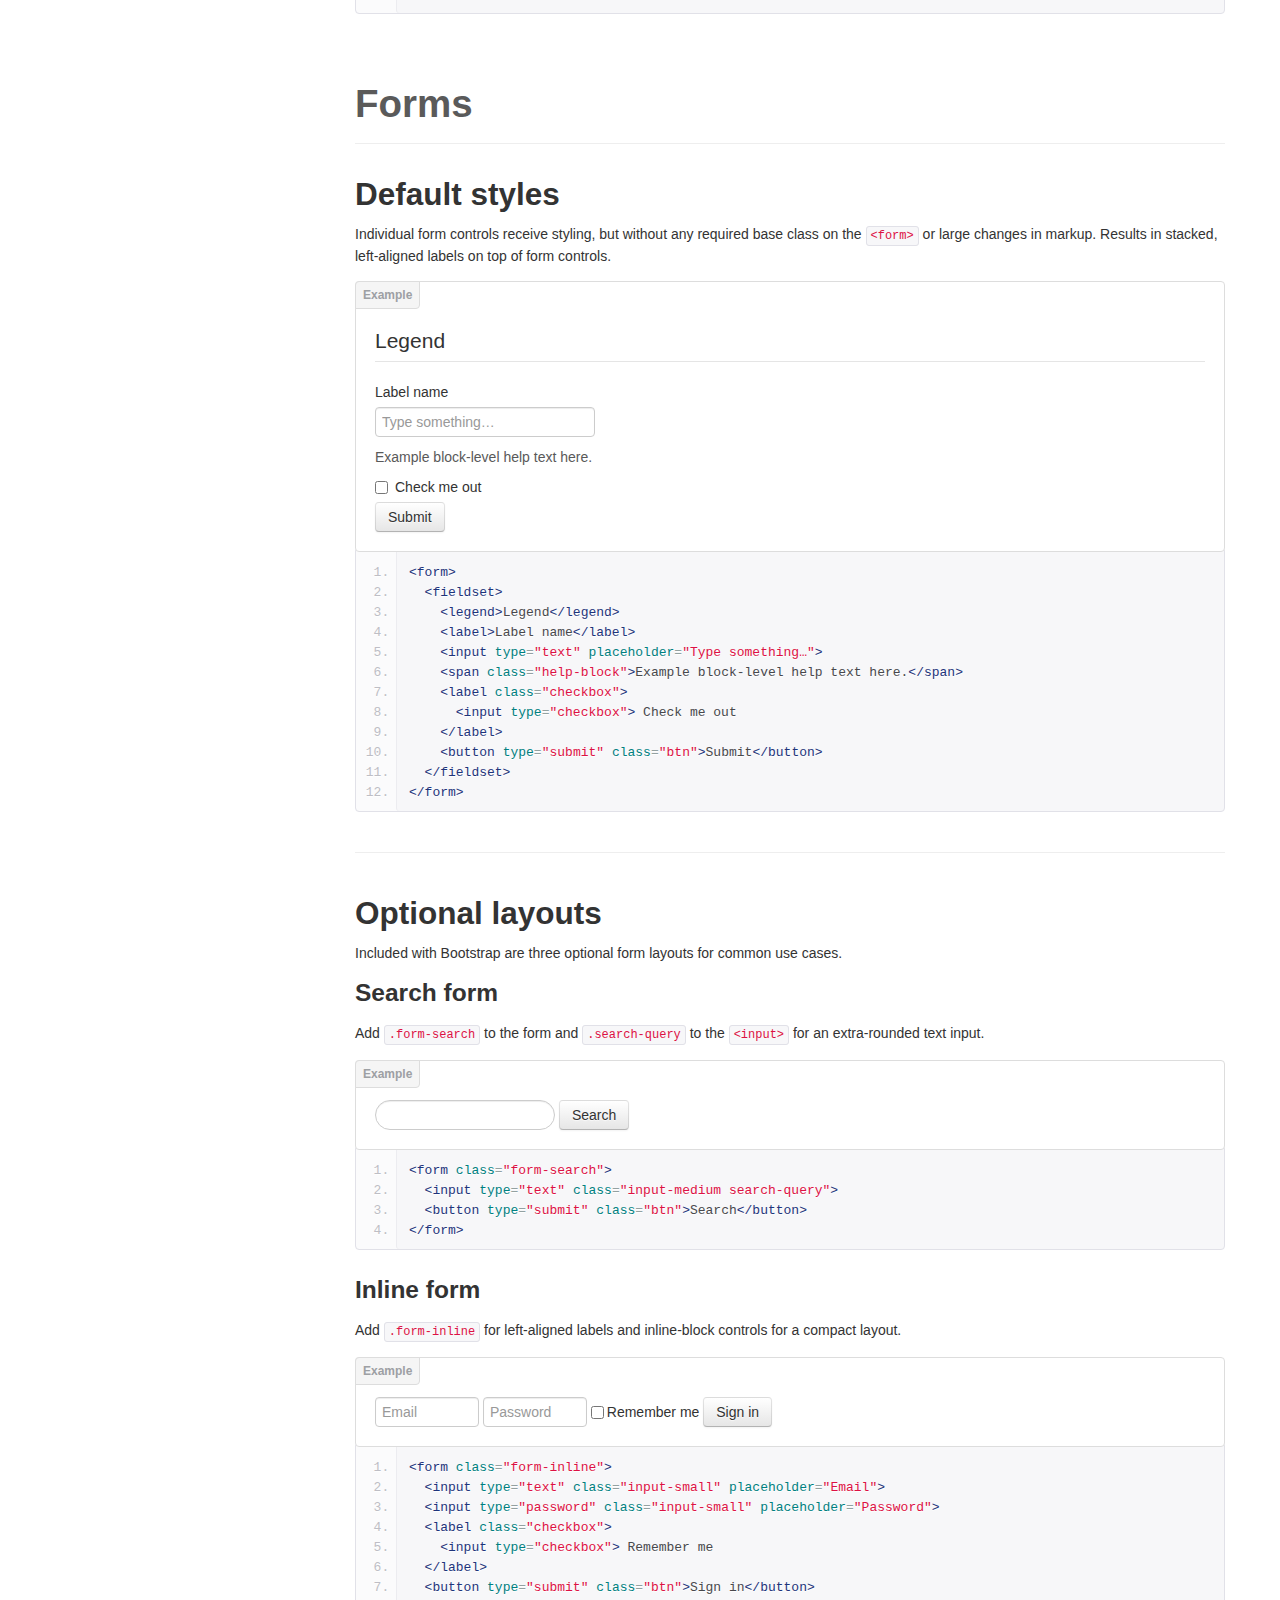
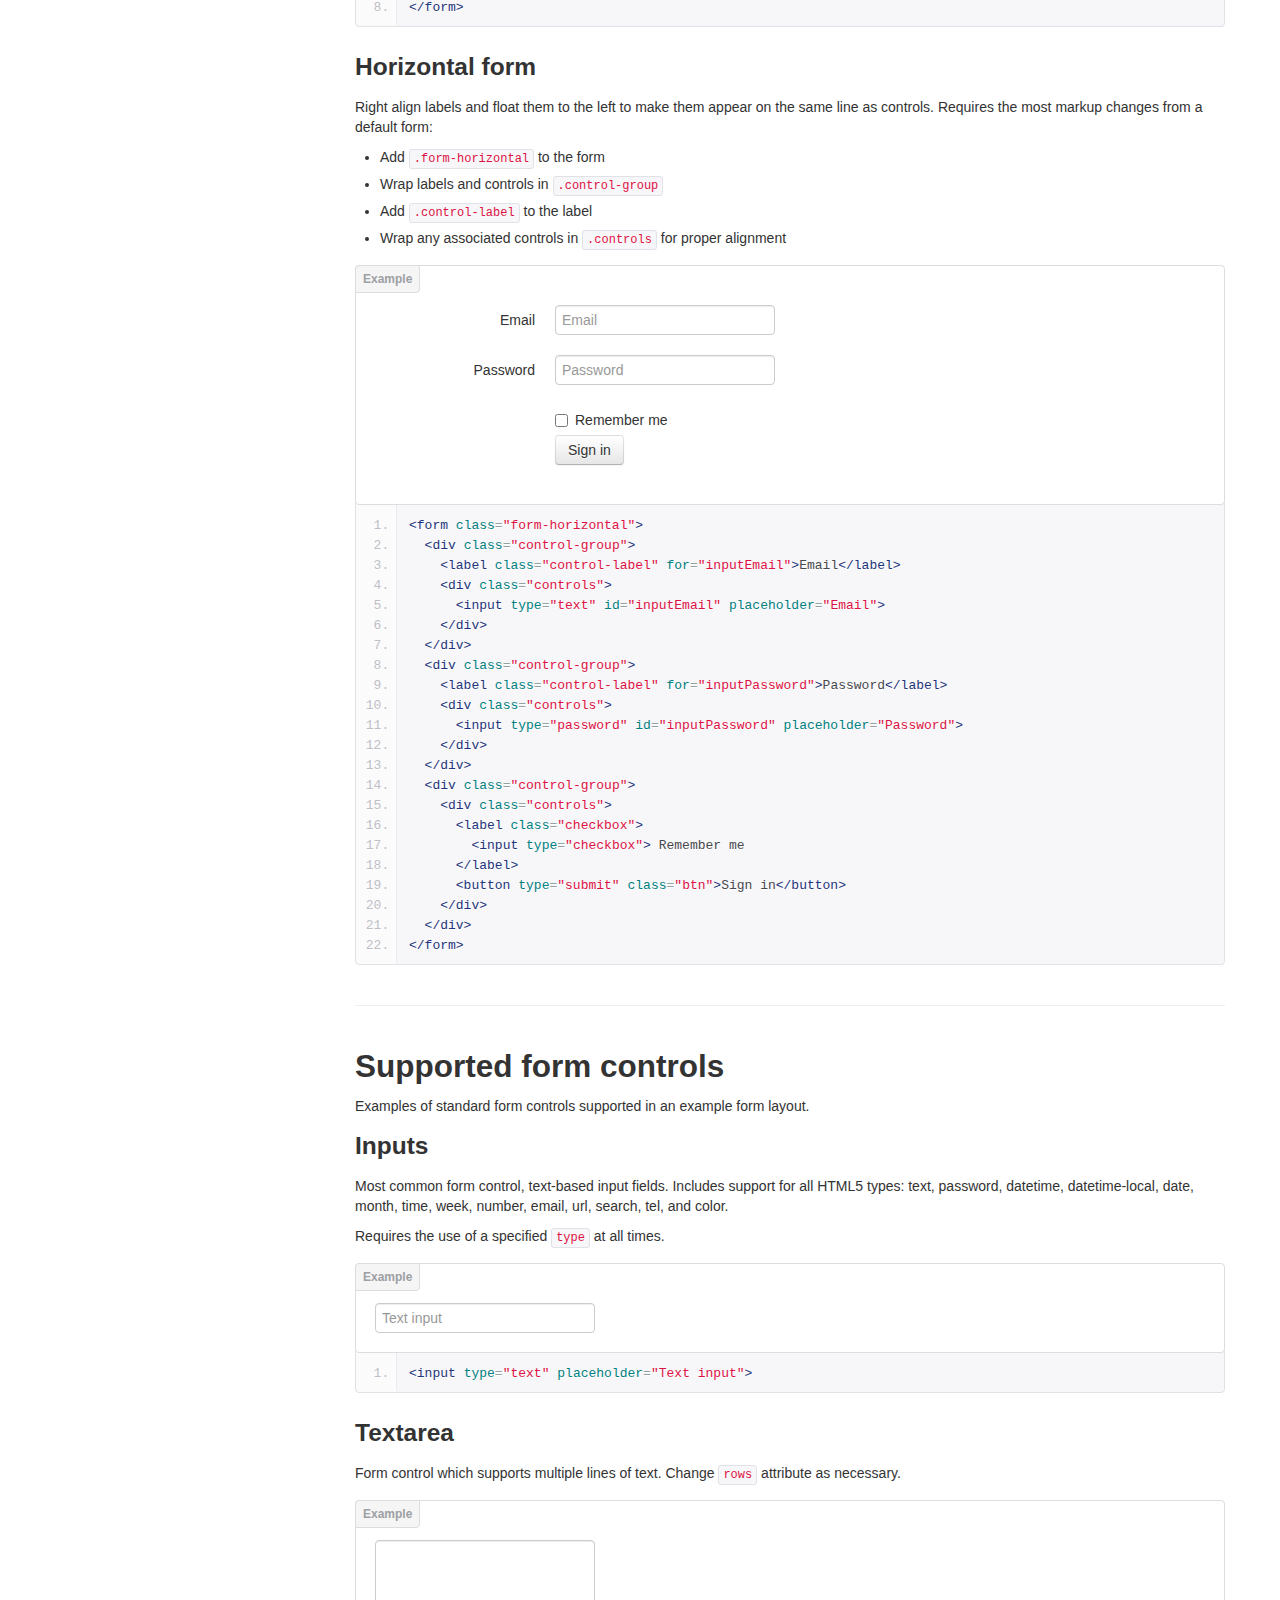
<file: app/lib/bootstrap/docs/base-css.html>
<!DOCTYPE html>
<html lang="en">
  <head>
    <meta charset="utf-8">
    <title>Base · Bootstrap</title>
    <meta name="viewport" content="width=device-width, initial-scale=1.0">
    <meta name="description" content="">
    <meta name="author" content="">

    <!-- Le styles -->
    <link href="assets/css/bootstrap.css" rel="stylesheet">
    <link href="assets/css/bootstrap-responsive.css" rel="stylesheet">
    <link href="assets/css/docs.css" rel="stylesheet">
    <link href="assets/js/google-code-prettify/prettify.css" rel="stylesheet">

    <!-- Le HTML5 shim, for IE6-8 support of HTML5 elements -->
    <!--[if lt IE 9]>
      <script src="assets/js/html5shiv.js"></script>
    <![endif]-->

    <!-- Le fav and touch icons -->
    <link rel="apple-touch-icon-precomposed" sizes="144x144" href="assets/ico/apple-touch-icon-144-precomposed.png">
    <link rel="apple-touch-icon-precomposed" sizes="114x114" href="assets/ico/apple-touch-icon-114-precomposed.png">
      <link rel="apple-touch-icon-precomposed" sizes="72x72" href="assets/ico/apple-touch-icon-72-precomposed.png">
                    <link rel="apple-touch-icon-precomposed" href="assets/ico/apple-touch-icon-57-precomposed.png">
                                   <link rel="shortcut icon" href="assets/ico/favicon.png">

    <script type="text/javascript">
      var _gaq = _gaq || [];
      _gaq.push(['_setAccount', 'UA-146052-10']);
      _gaq.push(['_trackPageview']);
      (function() {
        var ga = document.createElement('script'); ga.type = 'text/javascript'; ga.async = true;
        ga.src = ('https:' == document.location.protocol ? 'https://ssl' : 'http://www') + '.google-analytics.com/ga.js';
        var s = document.getElementsByTagName('script')[0]; s.parentNode.insertBefore(ga, s);
      })();
    </script>
  </head>

  <body data-spy="scroll" data-target=".bs-docs-sidebar">

    <!-- Navbar
    ================================================== -->
    <div class="navbar navbar-inverse navbar-fixed-top">
      <div class="navbar-inner">
        <div class="container">
          <button type="button" class="btn btn-navbar" data-toggle="collapse" data-target=".nav-collapse">
            <span class="icon-bar"></span>
            <span class="icon-bar"></span>
            <span class="icon-bar"></span>
          </button>
          <a class="brand" href="./index.html">Bootstrap</a>
          <div class="nav-collapse collapse">
            <ul class="nav">
              <li class="">
                <a href="./index.html">Home</a>
              </li>
              <li class="">
                <a href="./getting-started.html">Get started</a>
              </li>
              <li class="">
                <a href="./scaffolding.html">Scaffolding</a>
              </li>
              <li class="active">
                <a href="./base-css.html">Base CSS</a>
              </li>
              <li class="">
                <a href="./components.html">Components</a>
              </li>
              <li class="">
                <a href="./javascript.html">JavaScript</a>
              </li>
              <li class="">
                <a href="./customize.html">Customize</a>
              </li>
            </ul>
          </div>
        </div>
      </div>
    </div>

<!-- Subhead
================================================== -->
<header class="jumbotron subhead" id="overview">
  <div class="container">
    <h1>Base CSS</h1>
    <p class="lead">Fundamental HTML elements styled and enhanced with extensible classes.</p>
  </div>
</header>


  <div class="container">

    <!-- Docs nav
    ================================================== -->
    <div class="row">
      <div class="span3 bs-docs-sidebar">
        <ul class="nav nav-list bs-docs-sidenav">
          <li><a href="#typography"><i class="icon-chevron-right"></i> Typography</a></li>
          <li><a href="#code"><i class="icon-chevron-right"></i> Code</a></li>
          <li><a href="#tables"><i class="icon-chevron-right"></i> Tables</a></li>
          <li><a href="#forms"><i class="icon-chevron-right"></i> Forms</a></li>
          <li><a href="#buttons"><i class="icon-chevron-right"></i> Buttons</a></li>
          <li><a href="#images"><i class="icon-chevron-right"></i> Images</a></li>
          <li><a href="#icons"><i class="icon-chevron-right"></i> Icons by Glyphicons</a></li>
        </ul>
      </div>
      <div class="span9">



        <!-- Typography
        ================================================== -->
        <section id="typography">
          <div class="page-header">
            <h1>Typography</h1>
          </div>

          <h2 id="headings">Headings</h2>
          <p>All HTML headings, <code>&lt;h1&gt;</code> through <code>&lt;h6&gt;</code> are available.</p>
          <div class="bs-docs-example">
            <h1>h1. Heading 1</h1>
            <h2>h2. Heading 2</h2>
            <h3>h3. Heading 3</h3>
            <h4>h4. Heading 4</h4>
            <h5>h5. Heading 5</h5>
            <h6>h6. Heading 6</h6>
          </div>

          <h2 id="body-copy">Body copy</h2>
          <p>Bootstrap's global default <code>font-size</code> is <strong>14px</strong>, with a <code>line-height</code> of <strong>20px</strong>. This is applied to the <code>&lt;body&gt;</code> and all paragraphs. In addition, <code>&lt;p&gt;</code> (paragraphs) receive a bottom margin of half their line-height (10px by default).</p>
          <div class="bs-docs-example">
            <p>Nullam quis risus eget urna mollis ornare vel eu leo. Cum sociis natoque penatibus et magnis dis parturient montes, nascetur ridiculus mus. Nullam id dolor id nibh ultricies vehicula.</p>
            <p>Cum sociis natoque penatibus et magnis dis parturient montes, nascetur ridiculus mus. Donec ullamcorper nulla non metus auctor fringilla. Duis mollis, est non commodo luctus, nisi erat porttitor ligula, eget lacinia odio sem nec elit. Donec ullamcorper nulla non metus auctor fringilla.</p>
            <p>Maecenas sed diam eget risus varius blandit sit amet non magna. Donec id elit non mi porta gravida at eget metus. Duis mollis, est non commodo luctus, nisi erat porttitor ligula, eget lacinia odio sem nec elit.</p>
          </div>
          <pre class="prettyprint">&lt;p&gt;...&lt;/p&gt;</pre>

          <h3>Lead body copy</h3>
          <p>Make a paragraph stand out by adding <code>.lead</code>.</p>
          <div class="bs-docs-example">
            <p class="lead">Vivamus sagittis lacus vel augue laoreet rutrum faucibus dolor auctor. Duis mollis, est non commodo luctus.</p>
          </div>
          <pre class="prettyprint">&lt;p class="lead"&gt;...&lt;/p&gt;</pre>

          <h3>Built with Less</h3>
          <p>The typographic scale is based on two LESS variables in <strong>variables.less</strong>: <code>@baseFontSize</code> and <code>@baseLineHeight</code>. The first is the base font-size used throughout and the second is the base line-height. We use those variables and some simple math to create the margins, paddings, and line-heights of all our type and more. Customize them and Bootstrap adapts.</p>


          <hr class="bs-docs-separator">


          <h2 id="emphasis">Emphasis</h2>
          <p>Make use of HTML's default emphasis tags with lightweight styles.</p>

          <h3><code>&lt;small&gt;</code></h3>
          <p>For de-emphasizing inline or blocks of text, <small>use the small tag.</small></p>
          <div class="bs-docs-example">
            <p><small>This line of text is meant to be treated as fine print.</small></p>
          </div>
<pre class="prettyprint">
&lt;p&gt;
  &lt;small&gt;This line of text is meant to be treated as fine print.&lt;/small&gt;
&lt;/p&gt;
</pre>

          <h3>Bold</h3>
          <p>For emphasizing a snippet of text with a heavier font-weight.</p>
          <div class="bs-docs-example">
            <p>The following snippet of text is <strong>rendered as bold text</strong>.</p>
          </div>
          <pre class="prettyprint">&lt;strong&gt;rendered as bold text&lt;/strong&gt;</pre>

          <h3>Italics</h3>
          <p>For emphasizing a snippet of text with italics.</p>
          <div class="bs-docs-example">
            <p>The following snippet of text is <em>rendered as italicized text</em>.</p>
          </div>
          <pre class="prettyprint">&lt;em&gt;rendered as italicized text&lt;/em&gt;</pre>

          <p><span class="label label-info">Heads up!</span> Feel free to use <code>&lt;b&gt;</code> and <code>&lt;i&gt;</code> in HTML5. <code>&lt;b&gt;</code> is meant to highlight words or phrases without conveying additional importance while <code>&lt;i&gt;</code> is mostly for voice, technical terms, etc.</p>

          <h3>Alignment classes</h3>
          <p>Easily realign text to components with text alignment classes.</p>
          <div class="bs-docs-example">
            <p class="text-left">Left aligned text.</p>
            <p class="text-center">Center aligned text.</p>
            <p class="text-right">Right aligned text.</p>
          </div>
<pre class="prettyprint linenums">
&lt;p class="text-left"&gt;Left aligned text.&lt;/p&gt;
&lt;p class="text-center"&gt;Center aligned text.&lt;/p&gt;
&lt;p class="text-right"&gt;Right aligned text.&lt;/p&gt;
</pre>

          <h3>Emphasis classes</h3>
          <p>Convey meaning through color with a handful of emphasis utility classes.</p>
          <div class="bs-docs-example">
            <p class="muted">Fusce dapibus, tellus ac cursus commodo, tortor mauris nibh.</p>
            <p class="text-warning">Etiam porta sem malesuada magna mollis euismod.</p>
            <p class="text-error">Donec ullamcorper nulla non metus auctor fringilla.</p>
            <p class="text-info">Aenean eu leo quam. Pellentesque ornare sem lacinia quam venenatis.</p>
            <p class="text-success">Duis mollis, est non commodo luctus, nisi erat porttitor ligula.</p>
          </div>
<pre class="prettyprint linenums">
&lt;p class="muted"&gt;Fusce dapibus, tellus ac cursus commodo, tortor mauris nibh.&lt;/p&gt;
&lt;p class="text-warning"&gt;Etiam porta sem malesuada magna mollis euismod.&lt;/p&gt;
&lt;p class="text-error"&gt;Donec ullamcorper nulla non metus auctor fringilla.&lt;/p&gt;
&lt;p class="text-info"&gt;Aenean eu leo quam. Pellentesque ornare sem lacinia quam venenatis.&lt;/p&gt;
&lt;p class="text-success"&gt;Duis mollis, est non commodo luctus, nisi erat porttitor ligula.&lt;/p&gt;
</pre>


          <hr class="bs-docs-separator">


          <h2 id="abbreviations">Abbreviations</h2>
          <p>Stylized implementation of HTML's <code>&lt;abbr&gt;</code> element for abbreviations and acronyms to show the expanded version on hover. Abbreviations with a <code>title</code> attribute have a light dotted bottom border and a help cursor on hover, providing additional context on hover.</p>

          <h3><code>&lt;abbr&gt;</code></h3>
          <p>For expanded text on long hover of an abbreviation, include the <code>title</code> attribute.</p>
          <div class="bs-docs-example">
            <p>An abbreviation of the word attribute is <abbr title="attribute">attr</abbr>.</p>
          </div>
          <pre class="prettyprint">&lt;abbr title="attribute"&gt;attr&lt;/abbr&gt;</pre>

          <h3><code>&lt;abbr class="initialism"&gt;</code></h3>
          <p>Add <code>.initialism</code> to an abbreviation for a slightly smaller font-size.</p>
          <div class="bs-docs-example">
            <p><abbr title="HyperText Markup Language" class="initialism">HTML</abbr> is the best thing since sliced bread.</p>
          </div>
          <pre class="prettyprint">&lt;abbr title="HyperText Markup Language" class="initialism"&gt;HTML&lt;/abbr&gt;</pre>


          <hr class="bs-docs-separator">


          <h2 id="addresses">Addresses</h2>
          <p>Present contact information for the nearest ancestor or the entire body of work.</p>

          <h3><code>&lt;address&gt;</code></h3>
          <p>Preserve formatting by ending all lines with <code>&lt;br&gt;</code>.</p>
          <div class="bs-docs-example">
            <address>
              <strong>Twitter, Inc.</strong><br>
              795 Folsom Ave, Suite 600<br>
              San Francisco, CA 94107<br>
              <abbr title="Phone">P:</abbr> (123) 456-7890
            </address>
            <address>
              <strong>Full Name</strong><br>
              <a href="mailto:#">first.last@example.com</a>
            </address>
          </div>
<pre class="prettyprint linenums">
&lt;address&gt;
  &lt;strong&gt;Twitter, Inc.&lt;/strong&gt;&lt;br&gt;
  795 Folsom Ave, Suite 600&lt;br&gt;
  San Francisco, CA 94107&lt;br&gt;
  &lt;abbr title="Phone"&gt;P:&lt;/abbr&gt; (123) 456-7890
&lt;/address&gt;

&lt;address&gt;
  &lt;strong&gt;Full Name&lt;/strong&gt;&lt;br&gt;
  &lt;a href="mailto:#"&gt;first.last@example.com&lt;/a&gt;
&lt;/address&gt;
</pre>


          <hr class="bs-docs-separator">


          <h2 id="blockquotes">Blockquotes</h2>
          <p>For quoting blocks of content from another source within your document.</p>

          <h3>Default blockquote</h3>
          <p>Wrap <code>&lt;blockquote&gt;</code> around any <abbr title="HyperText Markup Language">HTML</abbr> as the quote. For straight quotes we recommend a <code>&lt;p&gt;</code>.</p>
          <div class="bs-docs-example">
            <blockquote>
              <p>Lorem ipsum dolor sit amet, consectetur adipiscing elit. Integer posuere erat a ante.</p>
            </blockquote>
          </div>
<pre class="prettyprint linenums">
&lt;blockquote&gt;
  &lt;p&gt;Lorem ipsum dolor sit amet, consectetur adipiscing elit. Integer posuere erat a ante.&lt;/p&gt;
&lt;/blockquote&gt;
</pre>

          <h3>Blockquote options</h3>
          <p>Style and content changes for simple variations on a standard blockquote.</p>

          <h4>Naming a source</h4>
          <p>Add <code>&lt;small&gt;</code> tag for identifying the source. Wrap the name of the source work in <code>&lt;cite&gt;</code>.</p>
          <div class="bs-docs-example">
            <blockquote>
              <p>Lorem ipsum dolor sit amet, consectetur adipiscing elit. Integer posuere erat a ante.</p>
              <small>Someone famous in <cite title="Source Title">Source Title</cite></small>
            </blockquote>
          </div>
<pre class="prettyprint linenums">
&lt;blockquote&gt;
  &lt;p&gt;Lorem ipsum dolor sit amet, consectetur adipiscing elit. Integer posuere erat a ante.&lt;/p&gt;
  &lt;small&gt;Someone famous &lt;cite title="Source Title"&gt;Source Title&lt;/cite&gt;&lt;/small&gt;
&lt;/blockquote&gt;
</pre>

          <h4>Alternate displays</h4>
          <p>Use <code>.pull-right</code> for a floated, right-aligned blockquote.</p>
          <div class="bs-docs-example" style="overflow: hidden;">
            <blockquote class="pull-right">
              <p>Lorem ipsum dolor sit amet, consectetur adipiscing elit. Integer posuere erat a ante.</p>
              <small>Someone famous in <cite title="Source Title">Source Title</cite></small>
            </blockquote>
          </div>
<pre class="prettyprint linenums">
&lt;blockquote class="pull-right"&gt;
  ...
&lt;/blockquote&gt;
</pre>


          <hr class="bs-docs-separator">


          <!-- Lists -->
          <h2 id="lists">Lists</h2>

          <h3>Unordered</h3>
          <p>A list of items in which the order does <em>not</em> explicitly matter.</p>
          <div class="bs-docs-example">
            <ul>
              <li>Lorem ipsum dolor sit amet</li>
              <li>Consectetur adipiscing elit</li>
              <li>Integer molestie lorem at massa</li>
              <li>Facilisis in pretium nisl aliquet</li>
              <li>Nulla volutpat aliquam velit
                <ul>
                  <li>Phasellus iaculis neque</li>
                  <li>Purus sodales ultricies</li>
                  <li>Vestibulum laoreet porttitor sem</li>
                  <li>Ac tristique libero volutpat at</li>
                </ul>
              </li>
              <li>Faucibus porta lacus fringilla vel</li>
              <li>Aenean sit amet erat nunc</li>
              <li>Eget porttitor lorem</li>
            </ul>
          </div>
<pre class="prettyprint linenums">
&lt;ul&gt;
  &lt;li&gt;...&lt;/li&gt;
&lt;/ul&gt;
</pre>

          <h3>Ordered</h3>
          <p>A list of items in which the order <em>does</em> explicitly matter.</p>
          <div class="bs-docs-example">
            <ol>
              <li>Lorem ipsum dolor sit amet</li>
              <li>Consectetur adipiscing elit</li>
              <li>Integer molestie lorem at massa</li>
              <li>Facilisis in pretium nisl aliquet</li>
              <li>Nulla volutpat aliquam velit</li>
              <li>Faucibus porta lacus fringilla vel</li>
              <li>Aenean sit amet erat nunc</li>
              <li>Eget porttitor lorem</li>
            </ol>
          </div>
<pre class="prettyprint linenums">
&lt;ol&gt;
  &lt;li&gt;...&lt;/li&gt;
&lt;/ol&gt;
</pre>

        <h3>Unstyled</h3>
        <p>Remove the default <code>list-style</code> and left padding on list items (immediate children only).</p>
        <div class="bs-docs-example">
          <ul class="unstyled">
            <li>Lorem ipsum dolor sit amet</li>
            <li>Consectetur adipiscing elit</li>
            <li>Integer molestie lorem at massa</li>
            <li>Facilisis in pretium nisl aliquet</li>
            <li>Nulla volutpat aliquam velit
              <ul>
                <li>Phasellus iaculis neque</li>
                <li>Purus sodales ultricies</li>
                <li>Vestibulum laoreet porttitor sem</li>
                <li>Ac tristique libero volutpat at</li>
              </ul>
            </li>
            <li>Faucibus porta lacus fringilla vel</li>
            <li>Aenean sit amet erat nunc</li>
            <li>Eget porttitor lorem</li>
          </ul>
        </div>
<pre class="prettyprint linenums">
&lt;ul class="unstyled"&gt;
  &lt;li&gt;...&lt;/li&gt;
&lt;/ul&gt;
</pre>

        <h3>Inline</h3>
        <p>Place all list items on a single line with <code>inline-block</code> and some light padding.</p>
        <div class="bs-docs-example">
          <ul class="inline">
            <li>Lorem ipsum</li>
            <li>Phasellus iaculis</li>
            <li>Nulla volutpat</li>
          </ul>
        </div>
<pre class="prettyprint linenums">
&lt;ul class="inline"&gt;
  &lt;li&gt;...&lt;/li&gt;
&lt;/ul&gt;
</pre>

        <h3>Description</h3>
        <p>A list of terms with their associated descriptions.</p>
        <div class="bs-docs-example">
          <dl>
            <dt>Description lists</dt>
            <dd>A description list is perfect for defining terms.</dd>
            <dt>Euismod</dt>
            <dd>Vestibulum id ligula porta felis euismod semper eget lacinia odio sem nec elit.</dd>
            <dd>Donec id elit non mi porta gravida at eget metus.</dd>
            <dt>Malesuada porta</dt>
            <dd>Etiam porta sem malesuada magna mollis euismod.</dd>
          </dl>
        </div>
<pre class="prettyprint linenums">
&lt;dl&gt;
  &lt;dt&gt;...&lt;/dt&gt;
  &lt;dd&gt;...&lt;/dd&gt;
&lt;/dl&gt;
</pre>

        <h4>Horizontal description</h4>
        <p>Make terms and descriptions in <code>&lt;dl&gt;</code> line up side-by-side.</p>
        <div class="bs-docs-example">
          <dl class="dl-horizontal">
            <dt>Description lists</dt>
            <dd>A description list is perfect for defining terms.</dd>
            <dt>Euismod</dt>
            <dd>Vestibulum id ligula porta felis euismod semper eget lacinia odio sem nec elit.</dd>
            <dd>Donec id elit non mi porta gravida at eget metus.</dd>
            <dt>Malesuada porta</dt>
            <dd>Etiam porta sem malesuada magna mollis euismod.</dd>
            <dt>Felis euismod semper eget lacinia</dt>
            <dd>Fusce dapibus, tellus ac cursus commodo, tortor mauris condimentum nibh, ut fermentum massa justo sit amet risus.</dd>
          </dl>
        </div>
<pre class="prettyprint linenums">
&lt;dl class="dl-horizontal"&gt;
  &lt;dt&gt;...&lt;/dt&gt;
  &lt;dd&gt;...&lt;/dd&gt;
&lt;/dl&gt;
</pre>
        <p>
          <span class="label label-info">Heads up!</span>
          Horizontal description lists will truncate terms that are too long to fit in the left column fix <code>text-overflow</code>. In narrower viewports, they will change to the default stacked layout.
        </p>
      </section>



        <!-- Code
        ================================================== -->
        <section id="code">
          <div class="page-header">
            <h1>Code</h1>
          </div>

          <h2>Inline</h2>
          <p>Wrap inline snippets of code with <code>&lt;code&gt;</code>.</p>
<div class="bs-docs-example">
  For example, <code>&lt;section&gt;</code> should be wrapped as inline.
</div>
<pre class="prettyprint linenums">
For example, &lt;code&gt;&amp;lt;section&amp;gt;&lt;/code&gt; should be wrapped as inline.
</pre>

          <h2>Basic block</h2>
          <p>Use <code>&lt;pre&gt;</code> for multiple lines of code. Be sure to escape any angle brackets in the code for proper rendering.</p>
<div class="bs-docs-example">
  <pre>&lt;p&gt;Sample text here...&lt;/p&gt;</pre>
</div>
<pre class="prettyprint linenums" style="margin-bottom: 9px;">
&lt;pre&gt;
  &amp;lt;p&amp;gt;Sample text here...&amp;lt;/p&amp;gt;
&lt;/pre&gt;
</pre>
          <p><span class="label label-info">Heads up!</span> Be sure to keep code within <code>&lt;pre&gt;</code> tags as close to the left as possible; it will render all tabs.</p>
          <p>You may optionally add the <code>.pre-scrollable</code> class which will set a max-height of 350px and provide a y-axis scrollbar.</p>
        </section>



        <!-- Tables
        ================================================== -->
        <section id="tables">
          <div class="page-header">
            <h1>Tables</h1>
          </div>

          <h2>Default styles</h2>
          <p>For basic styling&mdash;light padding and only horizontal dividers&mdash;add the base class <code>.table</code> to any <code>&lt;table&gt;</code>.</p>
          <div class="bs-docs-example">
            <table class="table">
              <thead>
                <tr>
                  <th>#</th>
                  <th>First Name</th>
                  <th>Last Name</th>
                  <th>Username</th>
                </tr>
              </thead>
              <tbody>
                <tr>
                  <td>1</td>
                  <td>Mark</td>
                  <td>Otto</td>
                  <td>@mdo</td>
                </tr>
                <tr>
                  <td>2</td>
                  <td>Jacob</td>
                  <td>Thornton</td>
                  <td>@fat</td>
                </tr>
                <tr>
                  <td>3</td>
                  <td>Larry</td>
                  <td>the Bird</td>
                  <td>@twitter</td>
                </tr>
              </tbody>
            </table>
          </div>
<pre class="prettyprint linenums">
&lt;table class="table"&gt;
  …
&lt;/table&gt;
</pre>


          <hr class="bs-docs-separator">


          <h2>Optional classes</h2>
          <p>Add any of the following classes to the <code>.table</code> base class.</p>

          <h3><code>.table-striped</code></h3>
          <p>Adds zebra-striping to any table row within the <code>&lt;tbody&gt;</code> via the <code>:nth-child</code> CSS selector (not available in IE7-8).</p>
          <div class="bs-docs-example">
            <table class="table table-striped">
              <thead>
                <tr>
                  <th>#</th>
                  <th>First Name</th>
                  <th>Last Name</th>
                  <th>Username</th>
                </tr>
              </thead>
              <tbody>
                <tr>
                  <td>1</td>
                  <td>Mark</td>
                  <td>Otto</td>
                  <td>@mdo</td>
                </tr>
                <tr>
                  <td>2</td>
                  <td>Jacob</td>
                  <td>Thornton</td>
                  <td>@fat</td>
                </tr>
                <tr>
                  <td>3</td>
                  <td>Larry</td>
                  <td>the Bird</td>
                  <td>@twitter</td>
                </tr>
              </tbody>
            </table>
          </div>
<pre class="prettyprint linenums" style="margin-bottom: 18px;">
&lt;table class="table table-striped"&gt;
  …
&lt;/table&gt;
</pre>

          <h3><code>.table-bordered</code></h3>
          <p>Add borders and rounded corners to the table.</p>
          <div class="bs-docs-example">
            <table class="table table-bordered">
              <thead>
                <tr>
                  <th>#</th>
                  <th>First Name</th>
                  <th>Last Name</th>
                  <th>Username</th>
                </tr>
              </thead>
              <tbody>
                <tr>
                  <td rowspan="2">1</td>
                  <td>Mark</td>
                  <td>Otto</td>
                  <td>@mdo</td>
                </tr>
                <tr>
                  <td>Mark</td>
                  <td>Otto</td>
                  <td>@TwBootstrap</td>
                </tr>
                <tr>
                  <td>2</td>
                  <td>Jacob</td>
                  <td>Thornton</td>
                  <td>@fat</td>
                </tr>
                <tr>
                  <td>3</td>
                  <td colspan="2">Larry the Bird</td>
                  <td>@twitter</td>
                </tr>
              </tbody>
            </table>
          </div>
<pre class="prettyprint linenums">
&lt;table class="table table-bordered"&gt;
  …
&lt;/table&gt;
</pre>

          <h3><code>.table-hover</code></h3>
          <p>Enable a hover state on table rows within a <code>&lt;tbody&gt;</code>.</p>
          <div class="bs-docs-example">
            <table class="table table-hover">
              <thead>
                <tr>
                  <th>#</th>
                  <th>First Name</th>
                  <th>Last Name</th>
                  <th>Username</th>
                </tr>
              </thead>
              <tbody>
                <tr>
                  <td>1</td>
                  <td>Mark</td>
                  <td>Otto</td>
                  <td>@mdo</td>
                </tr>
                <tr>
                  <td>2</td>
                  <td>Jacob</td>
                  <td>Thornton</td>
                  <td>@fat</td>
                </tr>
                <tr>
                  <td>3</td>
                  <td colspan="2">Larry the Bird</td>
                  <td>@twitter</td>
                </tr>
              </tbody>
            </table>
          </div>
<pre class="prettyprint linenums" style="margin-bottom: 18px;">
&lt;table class="table table-hover"&gt;
  …
&lt;/table&gt;
</pre>

          <h3><code>.table-condensed</code></h3>
          <p>Makes tables more compact by cutting cell padding in half.</p>
          <div class="bs-docs-example">
            <table class="table table-condensed">
              <thead>
                <tr>
                  <th>#</th>
                  <th>First Name</th>
                  <th>Last Name</th>
                  <th>Username</th>
                </tr>
              </thead>
              <tbody>
                <tr>
                  <td>1</td>
                  <td>Mark</td>
                  <td>Otto</td>
                  <td>@mdo</td>
                </tr>
                <tr>
                  <td>2</td>
                  <td>Jacob</td>
                  <td>Thornton</td>
                  <td>@fat</td>
                </tr>
                <tr>
                  <td>3</td>
                  <td colspan="2">Larry the Bird</td>
                  <td>@twitter</td>
                </tr>
              </tbody>
            </table>
          </div>
<pre class="prettyprint linenums" style="margin-bottom: 18px;">
&lt;table class="table table-condensed"&gt;
  …
&lt;/table&gt;
</pre>


          <hr class="bs-docs-separator">


          <h2>Optional row classes</h2>
          <p>Use contextual classes to color table rows.</p>
          <table class="table table-bordered table-striped">
            <colgroup>
              <col class="span1">
              <col class="span7">
            </colgroup>
            <thead>
              <tr>
                <th>Class</th>
                <th>Description</th>
              </tr>
            </thead>
            <tbody>
              <tr>
                <td>
                  <code>.success</code>
                </td>
                <td>Indicates a successful or positive action.</td>
              </tr>
              <tr>
                <td>
                  <code>.error</code>
                </td>
                <td>Indicates a dangerous or potentially negative action.</td>
              </tr>
              <tr>
                <td>
                  <code>.warning</code>
                </td>
                <td>Indicates a warning that might need attention.</td>
              </tr>
              <tr>
                <td>
                  <code>.info</code>
                </td>
                <td>Used as an alternative to the default styles.</td>
              </tr>
            </tbody>
          </table>
          <div class="bs-docs-example">
            <table class="table">
              <thead>
                <tr>
                  <th>#</th>
                  <th>Product</th>
                  <th>Payment Taken</th>
                  <th>Status</th>
                </tr>
              </thead>
              <tbody>
                <tr class="success">
                  <td>1</td>
                  <td>TB - Monthly</td>
                  <td>01/04/2012</td>
                  <td>Approved</td>
                </tr>
                <tr class="error">
                  <td>2</td>
                  <td>TB - Monthly</td>
                  <td>02/04/2012</td>
                  <td>Declined</td>
                </tr>
                <tr class="warning">
                  <td>3</td>
                  <td>TB - Monthly</td>
                  <td>03/04/2012</td>
                  <td>Pending</td>
                </tr>
                <tr class="info">
                  <td>4</td>
                  <td>TB - Monthly</td>
                  <td>04/04/2012</td>
                  <td>Call in to confirm</td>
                </tr>
              </tbody>
            </table>
          </div>
<pre class="prettyprint linenums">
...
  &lt;tr class="success"&gt;
    &lt;td&gt;1&lt;/td&gt;
    &lt;td&gt;TB - Monthly&lt;/td&gt;
    &lt;td&gt;01/04/2012&lt;/td&gt;
    &lt;td&gt;Approved&lt;/td&gt;
  &lt;/tr&gt;
...
</pre>


          <hr class="bs-docs-separator">


          <h2>Supported table markup</h2>
          <p>List of supported table HTML elements and how they should be used.</p>
          <table class="table table-bordered table-striped">
            <colgroup>
              <col class="span1">
              <col class="span7">
            </colgroup>
            <thead>
              <tr>
                <th>Tag</th>
                <th>Description</th>
              </tr>
            </thead>
            <tbody>
              <tr>
                <td>
                  <code>&lt;table&gt;</code>
                </td>
                <td>
                  Wrapping element for displaying data in a tabular format
                </td>
              </tr>
              <tr>
                <td>
                  <code>&lt;thead&gt;</code>
                </td>
                <td>
                  Container element for table header rows (<code>&lt;tr&gt;</code>) to label table columns
                </td>
              </tr>
              <tr>
                <td>
                  <code>&lt;tbody&gt;</code>
                </td>
                <td>
                  Container element for table rows (<code>&lt;tr&gt;</code>) in the body of the table
                </td>
              </tr>
              <tr>
                <td>
                  <code>&lt;tr&gt;</code>
                </td>
                <td>
                  Container element for a set of table cells (<code>&lt;td&gt;</code> or <code>&lt;th&gt;</code>) that appears on a single row
                </td>
              </tr>
              <tr>
                <td>
                  <code>&lt;td&gt;</code>
                </td>
                <td>
                  Default table cell
                </td>
              </tr>
              <tr>
                <td>
                  <code>&lt;th&gt;</code>
                </td>
                <td>
                  Special table cell for column (or row, depending on scope and placement) labels
                </td>
              </tr>
              <tr>
                <td>
                  <code>&lt;caption&gt;</code>
                </td>
                <td>
                  Description or summary of what the table holds, especially useful for screen readers
                </td>
              </tr>
            </tbody>
          </table>
<pre class="prettyprint linenums">
&lt;table&gt;
  &lt;caption&gt;...&lt;/caption&gt;
  &lt;thead&gt;
    &lt;tr&gt;
      &lt;th&gt;...&lt;/th&gt;
      &lt;th&gt;...&lt;/th&gt;
    &lt;/tr&gt;
  &lt;/thead&gt;
  &lt;tbody&gt;
    &lt;tr&gt;
      &lt;td&gt;...&lt;/td&gt;
      &lt;td&gt;...&lt;/td&gt;
    &lt;/tr&gt;
  &lt;/tbody&gt;
&lt;/table&gt;
</pre>

        </section>



        <!-- Forms
        ================================================== -->
        <section id="forms">
          <div class="page-header">
            <h1>Forms</h1>
          </div>

          <h2>Default styles</h2>
          <p>Individual form controls receive styling, but without any required base class on the <code>&lt;form&gt;</code> or large changes in markup. Results in stacked, left-aligned labels on top of form controls.</p>
          <form class="bs-docs-example">
            <fieldset>
              <legend>Legend</legend>
              <label>Label name</label>
              <input type="text" placeholder="Type something…">
              <span class="help-block">Example block-level help text here.</span>
              <label class="checkbox">
                <input type="checkbox"> Check me out
              </label>
              <button type="submit" class="btn">Submit</button>
            </fieldset>
          </form>
<pre class="prettyprint linenums">
&lt;form&gt;
  &lt;fieldset&gt;
    &lt;legend&gt;Legend&lt;/legend&gt;
    &lt;label&gt;Label name&lt;/label&gt;
    &lt;input type="text" placeholder="Type something…"&gt;
    &lt;span class="help-block"&gt;Example block-level help text here.&lt;/span&gt;
    &lt;label class="checkbox"&gt;
      &lt;input type="checkbox"&gt; Check me out
    &lt;/label&gt;
    &lt;button type="submit" class="btn"&gt;Submit&lt;/button&gt;
  &lt;/fieldset&gt;
&lt;/form&gt;
</pre>


          <hr class="bs-docs-separator">


          <h2>Optional layouts</h2>
          <p>Included with Bootstrap are three optional form layouts for common use cases.</p>

          <h3>Search form</h3>
          <p>Add <code>.form-search</code> to the form and <code>.search-query</code> to the <code>&lt;input&gt;</code> for an extra-rounded text input.</p>
          <form class="bs-docs-example form-search">
            <input type="text" class="input-medium search-query">
            <button type="submit" class="btn">Search</button>
          </form>
<pre class="prettyprint linenums">
&lt;form class="form-search"&gt;
  &lt;input type="text" class="input-medium search-query"&gt;
  &lt;button type="submit" class="btn"&gt;Search&lt;/button&gt;
&lt;/form&gt;
</pre>

          <h3>Inline form</h3>
          <p>Add <code>.form-inline</code> for left-aligned labels and inline-block controls for a compact layout.</p>
          <form class="bs-docs-example form-inline">
            <input type="text" class="input-small" placeholder="Email">
            <input type="password" class="input-small" placeholder="Password">
            <label class="checkbox">
              <input type="checkbox"> Remember me
            </label>
            <button type="submit" class="btn">Sign in</button>
          </form>
<pre class="prettyprint linenums">
&lt;form class="form-inline"&gt;
  &lt;input type="text" class="input-small" placeholder="Email"&gt;
  &lt;input type="password" class="input-small" placeholder="Password"&gt;
  &lt;label class="checkbox"&gt;
    &lt;input type="checkbox"&gt; Remember me
  &lt;/label&gt;
  &lt;button type="submit" class="btn"&gt;Sign in&lt;/button&gt;
&lt;/form&gt;
</pre>

          <h3>Horizontal form</h3>
          <p>Right align labels and float them to the left to make them appear on the same line as controls. Requires the most markup changes from a default form:</p>
          <ul>
            <li>Add <code>.form-horizontal</code> to the form</li>
            <li>Wrap labels and controls in <code>.control-group</code></li>
            <li>Add <code>.control-label</code> to the label</li>
            <li>Wrap any associated controls in <code>.controls</code> for proper alignment</li>
          </ul>
          <form class="bs-docs-example form-horizontal">
            <div class="control-group">
              <label class="control-label" for="inputEmail">Email</label>
              <div class="controls">
                <input type="text" id="inputEmail" placeholder="Email">
              </div>
            </div>
            <div class="control-group">
              <label class="control-label" for="inputPassword">Password</label>
              <div class="controls">
                <input type="password" id="inputPassword" placeholder="Password">
              </div>
            </div>
            <div class="control-group">
              <div class="controls">
                <label class="checkbox">
                  <input type="checkbox"> Remember me
                </label>
                <button type="submit" class="btn">Sign in</button>
              </div>
            </div>
          </form>
<pre class="prettyprint linenums">
&lt;form class="form-horizontal"&gt;
  &lt;div class="control-group"&gt;
    &lt;label class="control-label" for="inputEmail"&gt;Email&lt;/label&gt;
    &lt;div class="controls"&gt;
      &lt;input type="text" id="inputEmail" placeholder="Email"&gt;
    &lt;/div&gt;
  &lt;/div&gt;
  &lt;div class="control-group"&gt;
    &lt;label class="control-label" for="inputPassword"&gt;Password&lt;/label&gt;
    &lt;div class="controls"&gt;
      &lt;input type="password" id="inputPassword" placeholder="Password"&gt;
    &lt;/div&gt;
  &lt;/div&gt;
  &lt;div class="control-group"&gt;
    &lt;div class="controls"&gt;
      &lt;label class="checkbox"&gt;
        &lt;input type="checkbox"&gt; Remember me
      &lt;/label&gt;
      &lt;button type="submit" class="btn"&gt;Sign in&lt;/button&gt;
    &lt;/div&gt;
  &lt;/div&gt;
&lt;/form&gt;
</pre>


          <hr class="bs-docs-separator">


          <h2>Supported form controls</h2>
          <p>Examples of standard form controls supported in an example form layout.</p>

          <h3>Inputs</h3>
          <p>Most common form control, text-based input fields. Includes support for all HTML5 types: text, password, datetime, datetime-local, date, month, time, week, number, email, url, search, tel, and color.</p>
          <p>Requires the use of a specified <code>type</code> at all times.</p>
          <form class="bs-docs-example form-inline">
            <input type="text" placeholder="Text input">
          </form>
<pre class="prettyprint linenums">
&lt;input type="text" placeholder="Text input"&gt;
</pre>

          <h3>Textarea</h3>
          <p>Form control which supports multiple lines of text. Change <code>rows</code> attribute as necessary.</p>
          <form class="bs-docs-example form-inline">
            <textarea rows="3"></textarea>
          </form>
<pre class="prettyprint linenums">
&lt;textarea rows="3"&gt;&lt;/textarea&gt;
</pre>

          <h3>Checkboxes and radios</h3>
          <p>Checkboxes are for selecting one or several options in a list while radios are for selecting one option from many.</p>
          <h4>Default (stacked)</h4>
          <form class="bs-docs-example">
            <label class="checkbox">
              <input type="checkbox" value="">
              Option one is this and that&mdash;be sure to include why it's great
            </label>
            <br>
            <label class="radio">
              <input type="radio" name="optionsRadios" id="optionsRadios1" value="option1" checked>
              Option one is this and that&mdash;be sure to include why it's great
            </label>
            <label class="radio">
              <input type="radio" name="optionsRadios" id="optionsRadios2" value="option2">
              Option two can be something else and selecting it will deselect option one
            </label>
          </form>
<pre class="prettyprint linenums">
&lt;label class="checkbox"&gt;
  &lt;input type="checkbox" value=""&gt;
  Option one is this and that&mdash;be sure to include why it's great
&lt;/label&gt;

&lt;label class="radio"&gt;
  &lt;input type="radio" name="optionsRadios" id="optionsRadios1" value="option1" checked&gt;
  Option one is this and that&mdash;be sure to include why it's great
&lt;/label&gt;
&lt;label class="radio"&gt;
  &lt;input type="radio" name="optionsRadios" id="optionsRadios2" value="option2"&gt;
  Option two can be something else and selecting it will deselect option one
&lt;/label&gt;
</pre>

          <h4>Inline checkboxes</h4>
          <p>Add the <code>.inline</code> class to a series of checkboxes or radios for controls appear on the same line.</p>
          <form class="bs-docs-example">
            <label class="checkbox inline">
              <input type="checkbox" id="inlineCheckbox1" value="option1"> 1
            </label>
            <label class="checkbox inline">
              <input type="checkbox" id="inlineCheckbox2" value="option2"> 2
            </label>
            <label class="checkbox inline">
              <input type="checkbox" id="inlineCheckbox3" value="option3"> 3
            </label>
          </form>
<pre class="prettyprint linenums">
&lt;label class="checkbox inline"&gt;
  &lt;input type="checkbox" id="inlineCheckbox1" value="option1"&gt; 1
&lt;/label&gt;
&lt;label class="checkbox inline"&gt;
  &lt;input type="checkbox" id="inlineCheckbox2" value="option2"&gt; 2
&lt;/label&gt;
&lt;label class="checkbox inline"&gt;
  &lt;input type="checkbox" id="inlineCheckbox3" value="option3"&gt; 3
&lt;/label&gt;
</pre>

          <h3>Selects</h3>
          <p>Use the default option or specify a <code>multiple="multiple"</code> to show multiple options at once.</p>
          <form class="bs-docs-example">
            <select>
              <option>1</option>
              <option>2</option>
              <option>3</option>
              <option>4</option>
              <option>5</option>
            </select>
            <br>
            <select multiple="multiple">
              <option>1</option>
              <option>2</option>
              <option>3</option>
              <option>4</option>
              <option>5</option>
            </select>
          </form>
<pre class="prettyprint linenums">
&lt;select&gt;
  &lt;option&gt;1&lt;/option&gt;
  &lt;option&gt;2&lt;/option&gt;
  &lt;option&gt;3&lt;/option&gt;
  &lt;option&gt;4&lt;/option&gt;
  &lt;option&gt;5&lt;/option&gt;
&lt;/select&gt;

&lt;select multiple="multiple"&gt;
  &lt;option&gt;1&lt;/option&gt;
  &lt;option&gt;2&lt;/option&gt;
  &lt;option&gt;3&lt;/option&gt;
  &lt;option&gt;4&lt;/option&gt;
  &lt;option&gt;5&lt;/option&gt;
&lt;/select&gt;
</pre>


          <hr class="bs-docs-separator">


          <h2>Extending form controls</h2>
          <p>Adding on top of existing browser controls, Bootstrap includes other useful form components.</p>

          <h3>Prepended and appended inputs</h3>
          <p>Add text or buttons before or after any text-based input. Do note that <code>select</code> elements are not supported here.</p>

          <h4>Default options</h4>
          <p>Wrap an <code>.add-on</code> and an <code>input</code> with one of two classes to prepend or append text to an input.</p>
          <form class="bs-docs-example">
            <div class="input-prepend">
              <span class="add-on">@</span>
              <input class="span2" id="prependedInput" type="text" placeholder="Username">
            </div>
            <br>
            <div class="input-append">
              <input class="span2" id="appendedInput" type="text">
              <span class="add-on">.00</span>
            </div>
          </form>
<pre class="prettyprint linenums">
&lt;div class="input-prepend"&gt;
  &lt;span class="add-on"&gt;@&lt;/span&gt;
  &lt;input class="span2" id="prependedInput" type="text" placeholder="Username"&gt;
&lt;/div&gt;
&lt;div class="input-append"&gt;
  &lt;input class="span2" id="appendedInput" type="text"&gt;
  &lt;span class="add-on"&gt;.00&lt;/span&gt;
&lt;/div&gt;
</pre>

          <h4>Combined</h4>
          <p>Use both classes and two instances of <code>.add-on</code> to prepend and append an input.</p>
          <form class="bs-docs-example form-inline">
            <div class="input-prepend input-append">
              <span class="add-on">$</span>
              <input class="span2" id="appendedPrependedInput" type="text">
              <span class="add-on">.00</span>
            </div>
          </form>
<pre class="prettyprint linenums">
&lt;div class="input-prepend input-append"&gt;
  &lt;span class="add-on"&gt;$&lt;/span&gt;
  &lt;input class="span2" id="appendedPrependedInput" type="text"&gt;
  &lt;span class="add-on"&gt;.00&lt;/span&gt;
&lt;/div&gt;
</pre>

          <h4>Buttons instead of text</h4>
          <p>Instead of a <code>&lt;span&gt;</code> with text, use a <code>.btn</code> to attach a button (or two) to an input.</p>
          <form class="bs-docs-example">
            <div class="input-append">
              <input class="span2" id="appendedInputButton" type="text">
              <button class="btn" type="button">Go!</button>
            </div>
          </form>
<pre class="prettyprint linenums">
&lt;div class="input-append"&gt;
  &lt;input class="span2" id="appendedInputButton" type="text"&gt;
  &lt;button class="btn" type="button"&gt;Go!&lt;/button&gt;
&lt;/div&gt;
</pre>
          <form class="bs-docs-example">
            <div class="input-append">
              <input class="span2" id="appendedInputButtons" type="text">
              <button class="btn" type="button">Search</button>
              <button class="btn" type="button">Options</button>
            </div>
          </form>
<pre class="prettyprint linenums">
&lt;div class="input-append"&gt;
  &lt;input class="span2" id="appendedInputButtons" type="text"&gt;
  &lt;button class="btn" type="button"&gt;Search&lt;/button&gt;
  &lt;button class="btn" type="button"&gt;Options&lt;/button&gt;
&lt;/div&gt;
</pre>

          <h4>Button dropdowns</h4>
          <p></p>
          <form class="bs-docs-example">
            <div class="input-append">
              <input class="span2" id="appendedDropdownButton" type="text">
              <div class="btn-group">
                <button class="btn dropdown-toggle" data-toggle="dropdown">Action <span class="caret"></span></button>
                <ul class="dropdown-menu">
                  <li><a href="#">Action</a></li>
                  <li><a href="#">Another action</a></li>
                  <li><a href="#">Something else here</a></li>
                  <li class="divider"></li>
                  <li><a href="#">Separated link</a></li>
                </ul>
              </div><!-- /btn-group -->
            </div><!-- /input-append -->
          </form>
<pre class="prettyprint linenums">
&lt;div class="input-append"&gt;
  &lt;input class="span2" id="appendedDropdownButton" type="text"&gt;
  &lt;div class="btn-group"&gt;
    &lt;button class="btn dropdown-toggle" data-toggle="dropdown"&gt;
      Action
      &lt;span class="caret"&gt;&lt;/span&gt;
    &lt;/button&gt;
    &lt;ul class="dropdown-menu"&gt;
      ...
    &lt;/ul&gt;
  &lt;/div&gt;
&lt;/div&gt;
</pre>

          <form class="bs-docs-example">
            <div class="input-prepend">
              <div class="btn-group">
                <button class="btn dropdown-toggle" data-toggle="dropdown">Action <span class="caret"></span></button>
                <ul class="dropdown-menu">
                  <li><a href="#">Action</a></li>
                  <li><a href="#">Another action</a></li>
                  <li><a href="#">Something else here</a></li>
                  <li class="divider"></li>
                  <li><a href="#">Separated link</a></li>
                </ul>
              </div><!-- /btn-group -->
              <input class="span2" id="prependedDropdownButton" type="text">
            </div><!-- /input-prepend -->
          </form>
<pre class="prettyprint linenums">
&lt;div class="input-prepend"&gt;
  &lt;div class="btn-group"&gt;
    &lt;button class="btn dropdown-toggle" data-toggle="dropdown"&gt;
      Action
      &lt;span class="caret"&gt;&lt;/span&gt;
    &lt;/button&gt;
    &lt;ul class="dropdown-menu"&gt;
      ...
    &lt;/ul&gt;
  &lt;/div&gt;
  &lt;input class="span2" id="prependedDropdownButton" type="text"&gt;
&lt;/div&gt;
</pre>

          <form class="bs-docs-example">
            <div class="input-prepend input-append">
              <div class="btn-group">
                <button class="btn dropdown-toggle" data-toggle="dropdown">Action <span class="caret"></span></button>
                <ul class="dropdown-menu">
                  <li><a href="#">Action</a></li>
                  <li><a href="#">Another action</a></li>
                  <li><a href="#">Something else here</a></li>
                  <li class="divider"></li>
                  <li><a href="#">Separated link</a></li>
                </ul>
              </div><!-- /btn-group -->
              <input class="span2" id="appendedPrependedDropdownButton" type="text">
              <div class="btn-group">
                <button class="btn dropdown-toggle" data-toggle="dropdown">Action <span class="caret"></span></button>
                <ul class="dropdown-menu">
                  <li><a href="#">Action</a></li>
                  <li><a href="#">Another action</a></li>
                  <li><a href="#">Something else here</a></li>
                  <li class="divider"></li>
                  <li><a href="#">Separated link</a></li>
                </ul>
              </div><!-- /btn-group -->
            </div><!-- /input-prepend input-append -->
          </form>
<pre class="prettyprint linenums">
&lt;div class="input-prepend input-append"&gt;
  &lt;div class="btn-group"&gt;
    &lt;button class="btn dropdown-toggle" data-toggle="dropdown"&gt;
      Action
      &lt;span class="caret"&gt;&lt;/span&gt;
    &lt;/button&gt;
    &lt;ul class="dropdown-menu"&gt;
      ...
    &lt;/ul&gt;
  &lt;/div&gt;
  &lt;input class="span2" id="appendedPrependedDropdownButton" type="text"&gt;
  &lt;div class="btn-group"&gt;
    &lt;button class="btn dropdown-toggle" data-toggle="dropdown"&gt;
      Action
      &lt;span class="caret"&gt;&lt;/span&gt;
    &lt;/button&gt;
    &lt;ul class="dropdown-menu"&gt;
      ...
    &lt;/ul&gt;
  &lt;/div&gt;
&lt;/div&gt;
</pre>

          <h4>Segmented dropdown groups</h4>
          <form class="bs-docs-example">
            <div class="input-prepend">
              <div class="btn-group">
                <button class="btn" tabindex="-1">Action</button>
                <button class="btn dropdown-toggle" data-toggle="dropdown" tabindex="-1">
                  <span class="caret"></span>
                </button>
                <ul class="dropdown-menu">
                  <li><a href="#">Action</a></li>
                  <li><a href="#">Another action</a></li>
                  <li><a href="#">Something else here</a></li>
                  <li class="divider"></li>
                  <li><a href="#">Separated link</a></li>
                </ul>
              </div>
              <input type="text">
            </div>
            <div class="input-append">
              <input type="text">
              <div class="btn-group">
                <button class="btn" tabindex="-1">Action</button>
                <button class="btn dropdown-toggle" data-toggle="dropdown" tabindex="-1">
                  <span class="caret"></span>
                </button>
                <ul class="dropdown-menu">
                  <li><a href="#">Action</a></li>
                  <li><a href="#">Another action</a></li>
                  <li><a href="#">Something else here</a></li>
                  <li class="divider"></li>
                  <li><a href="#">Separated link</a></li>
                </ul>
              </div>
            </div>
          </form>
<pre class="prettyprint linenums">
&lt;form&gt;
  &lt;div class="input-prepend"&gt;
    &lt;div class="btn-group"&gt;...&lt;/div&gt;
    &lt;input type="text"&gt;
  &lt;/div&gt;
  &lt;div class="input-append"&gt;
    &lt;input type="text"&gt;
    &lt;div class="btn-group"&gt;...&lt;/div&gt;
  &lt;/div&gt;
&lt;/form&gt;
</pre>

          <h4>Search form</h4>
          <form class="bs-docs-example form-search">
            <div class="input-append">
              <input type="text" class="span2 search-query">
              <button type="submit" class="btn">Search</button>
            </div>
            <div class="input-prepend">
              <button type="submit" class="btn">Search</button>
              <input type="text" class="span2 search-query">
            </div>
          </form>
<pre class="prettyprint linenums">
&lt;form class="form-search"&gt;
  &lt;div class="input-append"&gt;
    &lt;input type="text" class="span2 search-query"&gt;
    &lt;button type="submit" class="btn"&gt;Search&lt;/button&gt;
  &lt;/div&gt;
  &lt;div class="input-prepend"&gt;
    &lt;button type="submit" class="btn"&gt;Search&lt;/button&gt;
    &lt;input type="text" class="span2 search-query"&gt;
  &lt;/div&gt;
&lt;/form&gt;
</pre>

          <h3>Control sizing</h3>
          <p>Use relative sizing classes like <code>.input-large</code> or match your inputs to the grid column sizes using <code>.span*</code> classes.</p>

          <h4>Block level inputs</h4>
          <p>Make any <code>&lt;input&gt;</code> or <code>&lt;textarea&gt;</code> element behave like a block level element.</p>
          <form class="bs-docs-example" style="padding-bottom: 15px;">
            <div class="controls">
              <input class="input-block-level" type="text" placeholder=".input-block-level">
            </div>
          </form>
<pre class="prettyprint linenums">
&lt;input class="input-block-level" type="text" placeholder=".input-block-level"&gt;
</pre>

          <h4>Relative sizing</h4>
          <form class="bs-docs-example" style="padding-bottom: 15px;">
            <div class="controls docs-input-sizes">
              <input class="input-mini" type="text" placeholder=".input-mini">
              <input class="input-small" type="text" placeholder=".input-small">
              <input class="input-medium" type="text" placeholder=".input-medium">
              <input class="input-large" type="text" placeholder=".input-large">
              <input class="input-xlarge" type="text" placeholder=".input-xlarge">
              <input class="input-xxlarge" type="text" placeholder=".input-xxlarge">
            </div>
          </form>
<pre class="prettyprint linenums">
&lt;input class="input-mini" type="text" placeholder=".input-mini"&gt;
&lt;input class="input-small" type="text" placeholder=".input-small"&gt;
&lt;input class="input-medium" type="text" placeholder=".input-medium"&gt;
&lt;input class="input-large" type="text" placeholder=".input-large"&gt;
&lt;input class="input-xlarge" type="text" placeholder=".input-xlarge"&gt;
&lt;input class="input-xxlarge" type="text" placeholder=".input-xxlarge"&gt;
</pre>
          <p>
            <span class="label label-info">Heads up!</span> In future versions, we'll be altering the use of these relative input classes to match our button sizes. For example, <code>.input-large</code> will increase the padding and font-size of an input.
          </p>

          <h4>Grid sizing</h4>
          <p>Use <code>.span1</code> to <code>.span12</code> for inputs that match the same sizes of the grid columns.</p>
          <form class="bs-docs-example" style="padding-bottom: 15px;">
            <div class="controls docs-input-sizes">
              <input class="span1" type="text" placeholder=".span1">
              <input class="span2" type="text" placeholder=".span2">
              <input class="span3" type="text" placeholder=".span3">
              <select class="span1">
                <option>1</option>
                <option>2</option>
                <option>3</option>
                <option>4</option>
                <option>5</option>
              </select>
              <select class="span2">
                <option>1</option>
                <option>2</option>
                <option>3</option>
                <option>4</option>
                <option>5</option>
              </select>
              <select class="span3">
                <option>1</option>
                <option>2</option>
                <option>3</option>
                <option>4</option>
                <option>5</option>
              </select>
            </div>
          </form>
<pre class="prettyprint linenums">
&lt;input class="span1" type="text" placeholder=".span1"&gt;
&lt;input class="span2" type="text" placeholder=".span2"&gt;
&lt;input class="span3" type="text" placeholder=".span3"&gt;
&lt;select class="span1"&gt;
  ...
&lt;/select&gt;
&lt;select class="span2"&gt;
  ...
&lt;/select&gt;
&lt;select class="span3"&gt;
  ...
&lt;/select&gt;
</pre>

          <p>For multiple grid inputs per line, <strong>use the <code>.controls-row</code> modifier class for proper spacing</strong>. It floats the inputs to collapse white-space, sets the proper margins, and clears the float.</p>
          <form class="bs-docs-example" style="padding-bottom: 15px;">
            <div class="controls">
              <input class="span5" type="text" placeholder=".span5">
            </div>
            <div class="controls controls-row">
              <input class="span4" type="text" placeholder=".span4">
              <input class="span1" type="text" placeholder=".span1">
            </div>
            <div class="controls controls-row">
              <input class="span3" type="text" placeholder=".span3">
              <input class="span2" type="text" placeholder=".span2">
            </div>
            <div class="controls controls-row">
              <input class="span2" type="text" placeholder=".span2">
              <input class="span3" type="text" placeholder=".span3">
            </div>
            <div class="controls controls-row">
              <input class="span1" type="text" placeholder=".span1">
              <input class="span4" type="text" placeholder=".span4">
            </div>
          </form>
<pre class="prettyprint linenums">
&lt;div class="controls"&gt;
  &lt;input class="span5" type="text" placeholder=".span5"&gt;
&lt;/div&gt;
&lt;div class="controls controls-row"&gt;
  &lt;input class="span4" type="text" placeholder=".span4"&gt;
  &lt;input class="span1" type="text" placeholder=".span1"&gt;
&lt;/div&gt;
...
</pre>

          <h3>Uneditable inputs</h3>
          <p>Present data in a form that's not editable without using actual form markup.</p>
          <form class="bs-docs-example">
            <span class="input-xlarge uneditable-input">Some value here</span>
          </form>
<pre class="prettyprint linenums">
&lt;span class="input-xlarge uneditable-input"&gt;Some value here&lt;/span&gt;
</pre>

          <h3>Form actions</h3>
          <p>End a form with a group of actions (buttons). When placed within a <code>.form-actions</code>, the buttons will automatically indent to line up with the form controls.</p>
          <form class="bs-docs-example">
            <div class="form-actions">
              <button type="submit" class="btn btn-primary">Save changes</button>
              <button type="button" class="btn">Cancel</button>
            </div>
          </form>
<pre class="prettyprint linenums">
&lt;div class="form-actions"&gt;
  &lt;button type="submit" class="btn btn-primary"&gt;Save changes&lt;/button&gt;
  &lt;button type="button" class="btn"&gt;Cancel&lt;/button&gt;
&lt;/div&gt;
</pre>

          <h3>Help text</h3>
          <p>Inline and block level support for help text that appears around form controls.</p>
          <h4>Inline help</h4>
          <form class="bs-docs-example form-inline">
            <input type="text"> <span class="help-inline">Inline help text</span>
          </form>
<pre class="prettyprint linenums">
&lt;input type="text"&gt;&lt;span class="help-inline"&gt;Inline help text&lt;/span&gt;
</pre>

          <h4>Block help</h4>
          <form class="bs-docs-example form-inline">
            <input type="text">
            <span class="help-block">A longer block of help text that breaks onto a new line and may extend beyond one line.</span>
          </form>
<pre class="prettyprint linenums">
&lt;input type="text"&gt;&lt;span class="help-block"&gt;A longer block of help text that breaks onto a new line and may extend beyond one line.&lt;/span&gt;
</pre>


          <hr class="bs-docs-separator">


          <h2>Form control states</h2>
          <p>Provide feedback to users or visitors with basic feedback states on form controls and labels.</p>

          <h3>Input focus</h3>
          <p>We remove the default <code>outline</code> styles on some form controls and apply a <code>box-shadow</code> in its place for <code>:focus</code>.</p>
          <form class="bs-docs-example form-inline">
            <input class="input-xlarge focused" id="focusedInput" type="text" value="This is focused...">
          </form>
<pre class="prettyprint linenums">
&lt;input class="input-xlarge" id="focusedInput" type="text" value="This is focused..."&gt;
</pre>

          <h3>Invalid inputs</h3>
          <p>Style inputs via default browser functionality with <code>:invalid</code>. Specify a <code>type</code>, add the <code>required</code> attribute if the field is not optional, and (if applicable) specify a <code>pattern</code>.</p>
          <p>This is not available in versions of Internet Explorer 7-9 due to lack of support for CSS pseudo selectors.</p>
          <form class="bs-docs-example form-inline">
            <input class="span3" type="email" placeholder="test@example.com" required>
          </form>
<pre class="prettyprint linenums">
&lt;input class="span3" type="email" required&gt;
</pre>

          <h3>Disabled inputs</h3>
          <p>Add the <code>disabled</code> attribute on an input to prevent user input and trigger a slightly different look.</p>
          <form class="bs-docs-example form-inline">
            <input class="input-xlarge" id="disabledInput" type="text" placeholder="Disabled input here…" disabled>
          </form>
<pre class="prettyprint linenums">
&lt;input class="input-xlarge" id="disabledInput" type="text" placeholder="Disabled input here..." disabled&gt;
</pre>

          <h3>Validation states</h3>
          <p>Bootstrap includes validation styles for error, warning, info, and success messages. To use, add the appropriate class to the surrounding <code>.control-group</code>.</p>

          <form class="bs-docs-example form-horizontal">
            <div class="control-group warning">
              <label class="control-label" for="inputWarning">Input with warning</label>
              <div class="controls">
                <input type="text" id="inputWarning">
                <span class="help-inline">Something may have gone wrong</span>
              </div>
            </div>
            <div class="control-group error">
              <label class="control-label" for="inputError">Input with error</label>
              <div class="controls">
                <input type="text" id="inputError">
                <span class="help-inline">Please correct the error</span>
              </div>
            </div>
            <div class="control-group info">
              <label class="control-label" for="inputInfo">Input with info</label>
              <div class="controls">
                <input type="text" id="inputInfo">
                <span class="help-inline">Username is taken</span>
              </div>
            </div>
            <div class="control-group success">
              <label class="control-label" for="inputSuccess">Input with success</label>
              <div class="controls">
                <input type="text" id="inputSuccess">
                <span class="help-inline">Woohoo!</span>
              </div>
            </div>
          </form>
<pre class="prettyprint linenums">
&lt;div class="control-group warning"&gt;
  &lt;label class="control-label" for="inputWarning"&gt;Input with warning&lt;/label&gt;
  &lt;div class="controls"&gt;
    &lt;input type="text" id="inputWarning"&gt;
    &lt;span class="help-inline"&gt;Something may have gone wrong&lt;/span&gt;
  &lt;/div&gt;
&lt;/div&gt;

&lt;div class="control-group error"&gt;
  &lt;label class="control-label" for="inputError"&gt;Input with error&lt;/label&gt;
  &lt;div class="controls"&gt;
    &lt;input type="text" id="inputError"&gt;
    &lt;span class="help-inline"&gt;Please correct the error&lt;/span&gt;
  &lt;/div&gt;
&lt;/div&gt;

&lt;div class="control-group info"&gt;
  &lt;label class="control-label" for="inputInfo"&gt;Input with info&lt;/label&gt;
  &lt;div class="controls"&gt;
    &lt;input type="text" id="inputInfo"&gt;
    &lt;span class="help-inline"&gt;Username is already taken&lt;/span&gt;
  &lt;/div&gt;
&lt;/div&gt;

&lt;div class="control-group success"&gt;
  &lt;label class="control-label" for="inputSuccess"&gt;Input with success&lt;/label&gt;
  &lt;div class="controls"&gt;
    &lt;input type="text" id="inputSuccess"&gt;
    &lt;span class="help-inline"&gt;Woohoo!&lt;/span&gt;
  &lt;/div&gt;
&lt;/div&gt;
</pre>

        </section>



        <!-- Buttons
        ================================================== -->
        <section id="buttons">
          <div class="page-header">
            <h1>Buttons</h1>
          </div>

          <h2>Default buttons</h2>
          <p>Button styles can be applied to anything with the <code>.btn</code> class applied. However, typically you'll want to apply these to only <code>&lt;a&gt;</code> and <code>&lt;button&gt;</code> elements for the best rendering.</p>
          <table class="table table-bordered table-striped">
            <thead>
              <tr>
                <th>Button</th>
                <th>class=""</th>
                <th>Description</th>
              </tr>
            </thead>
            <tbody>
              <tr>
                <td><button type="button" class="btn">Default</button></td>
                <td><code>btn</code></td>
                <td>Standard gray button with gradient</td>
              </tr>
              <tr>
                <td><button type="button" class="btn btn-primary">Primary</button></td>
                <td><code>btn btn-primary</code></td>
                <td>Provides extra visual weight and identifies the primary action in a set of buttons</td>
              </tr>
              <tr>
                <td><button type="button" class="btn btn-info">Info</button></td>
                <td><code>btn btn-info</code></td>
                <td>Used as an alternative to the default styles</td>
              </tr>
              <tr>
                <td><button type="button" class="btn btn-success">Success</button></td>
                <td><code>btn btn-success</code></td>
                <td>Indicates a successful or positive action</td>
              </tr>
              <tr>
                <td><button type="button" class="btn btn-warning">Warning</button></td>
                <td><code>btn btn-warning</code></td>
                <td>Indicates caution should be taken with this action</td>
              </tr>
              <tr>
                <td><button type="button" class="btn btn-danger">Danger</button></td>
                <td><code>btn btn-danger</code></td>
                <td>Indicates a dangerous or potentially negative action</td>
              </tr>
              <tr>
                <td><button type="button" class="btn btn-inverse">Inverse</button></td>
                <td><code>btn btn-inverse</code></td>
                <td>Alternate dark gray button, not tied to a semantic action or use</td>
              </tr>
              <tr>
                <td><button type="button" class="btn btn-link">Link</button></td>
                <td><code>btn btn-link</code></td>
                <td>Deemphasize a button by making it look like a link while maintaining button behavior</td>
              </tr>
            </tbody>
          </table>

          <h4>Cross browser compatibility</h4>
          <p>IE9 doesn't crop background gradients on rounded corners, so we remove it. Related, IE9 jankifies disabled <code>button</code> elements, rendering text gray with a nasty text-shadow that we cannot fix.</p>


          <h2>Button sizes</h2>
          <p>Fancy larger or smaller buttons? Add <code>.btn-large</code>, <code>.btn-small</code>, or <code>.btn-mini</code> for additional sizes.</p>
          <div class="bs-docs-example">
            <p>
              <button type="button" class="btn btn-large btn-primary">Large button</button>
              <button type="button" class="btn btn-large">Large button</button>
            </p>
            <p>
              <button type="button" class="btn btn-primary">Default button</button>
              <button type="button" class="btn">Default button</button>
            </p>
            <p>
              <button type="button" class="btn btn-small btn-primary">Small button</button>
              <button type="button" class="btn btn-small">Small button</button>
            </p>
            <p>
              <button type="button" class="btn btn-mini btn-primary">Mini button</button>
              <button type="button" class="btn btn-mini">Mini button</button>
            </p>
          </div>
<pre class="prettyprint linenums">
&lt;p&gt;
  &lt;button class="btn btn-large btn-primary" type="button"&gt;Large button&lt;/button&gt;
  &lt;button class="btn btn-large" type="button"&gt;Large button&lt;/button&gt;
&lt;/p&gt;
&lt;p&gt;
  &lt;button class="btn btn-primary" type="button"&gt;Default button&lt;/button&gt;
  &lt;button class="btn" type="button"&gt;Default button&lt;/button&gt;
&lt;/p&gt;
&lt;p&gt;
  &lt;button class="btn btn-small btn-primary" type="button"&gt;Small button&lt;/button&gt;
  &lt;button class="btn btn-small" type="button"&gt;Small button&lt;/button&gt;
&lt;/p&gt;
&lt;p&gt;
  &lt;button class="btn btn-mini btn-primary" type="button"&gt;Mini button&lt;/button&gt;
  &lt;button class="btn btn-mini" type="button"&gt;Mini button&lt;/button&gt;
&lt;/p&gt;
</pre>
          <p>Create block level buttons&mdash;those that span the full width of a parent&mdash; by adding <code>.btn-block</code>.</p>
          <div class="bs-docs-example">
            <div class="well" style="max-width: 400px; margin: 0 auto 10px;">
              <button type="button" class="btn btn-large btn-block btn-primary">Block level button</button>
              <button type="button" class="btn btn-large btn-block">Block level button</button>
            </div>
          </div>
<pre class="prettyprint linenums">
&lt;button class="btn btn-large btn-block btn-primary" type="button"&gt;Block level button&lt;/button&gt;
&lt;button class="btn btn-large btn-block" type="button"&gt;Block level button&lt;/button&gt;
</pre>


          <h2>Disabled state</h2>
          <p>Make buttons look unclickable by fading them back 50%.</p>

          <h3>Anchor element</h3>
          <p>Add the <code>.disabled</code> class to <code>&lt;a&gt;</code> buttons.</p>
          <p class="bs-docs-example">
            <a href="#" class="btn btn-large btn-primary disabled">Primary link</a>
            <a href="#" class="btn btn-large disabled">Link</a>
          </p>
<pre class="prettyprint linenums">
&lt;a href="#" class="btn btn-large btn-primary disabled"&gt;Primary link&lt;/a&gt;
&lt;a href="#" class="btn btn-large disabled"&gt;Link&lt;/a&gt;
</pre>
          <p>
            <span class="label label-info">Heads up!</span>
            We use <code>.disabled</code> as a utility class here, similar to the common <code>.active</code> class, so no prefix is required. Also, this class is only for aesthetic; you must use custom JavaScript to disable links here.
          </p>

          <h3>Button element</h3>
          <p>Add the <code>disabled</code> attribute to <code>&lt;button&gt;</code> buttons.</p>
          <p class="bs-docs-example">
            <button type="button" class="btn btn-large btn-primary disabled" disabled="disabled">Primary button</button>
            <button type="button" class="btn btn-large" disabled>Button</button>
          </p>
<pre class="prettyprint linenums">
&lt;button type="button" class="btn btn-large btn-primary disabled" disabled="disabled"&gt;Primary button&lt;/button&gt;
&lt;button type="button" class="btn btn-large" disabled&gt;Button&lt;/button&gt;
</pre>


          <h2>One class, multiple tags</h2>
          <p>Use the <code>.btn</code> class on an <code>&lt;a&gt;</code>, <code>&lt;button&gt;</code>, or <code>&lt;input&gt;</code> element.</p>
          <form class="bs-docs-example">
            <a class="btn" href="">Link</a>
            <button class="btn" type="submit">Button</button>
            <input class="btn" type="button" value="Input">
            <input class="btn" type="submit" value="Submit">
          </form>
<pre class="prettyprint linenums">
&lt;a class="btn" href=""&gt;Link&lt;/a&gt;
&lt;button class="btn" type="submit"&gt;Button&lt;/button&gt;
&lt;input class="btn" type="button" value="Input"&gt;
&lt;input class="btn" type="submit" value="Submit"&gt;
</pre>
          <p>As a best practice, try to match the element for your context to ensure matching cross-browser rendering. If you have an <code>input</code>, use an <code>&lt;input type="submit"&gt;</code> for your button.</p>

        </section>



        <!-- Images
        ================================================== -->
        <section id="images">
          <div class="page-header">
            <h1>Images</h1>
          </div>

          <p>Add classes to an <code>&lt;img&gt;</code> element to easily style images in any project.</p>
          <div class="bs-docs-example bs-docs-example-images">
            <img data-src="holder.js/140x140" class="img-rounded">
            <img data-src="holder.js/140x140" class="img-circle">
            <img data-src="holder.js/140x140" class="img-polaroid">
          </div>
<pre class="prettyprint linenums">
&lt;img src="..." class="img-rounded"&gt;
&lt;img src="..." class="img-circle"&gt;
&lt;img src="..." class="img-polaroid"&gt;
</pre>
          <p><span class="label label-info">Heads up!</span> <code>.img-rounded</code> and <code>.img-circle</code> do not work in IE7-8 due to lack of <code>border-radius</code> support.</p>


        </section>



        <!-- Icons
        ================================================== -->
        <section id="icons">
          <div class="page-header">
            <h1>Icons <small>by <a href="http://glyphicons.com" target="_blank">Glyphicons</a></small></h1>
          </div>

          <h2>Icon glyphs</h2>
          <p>140 icons in sprite form, available in dark gray (default) and white, provided by <a href="http://glyphicons.com" target="_blank">Glyphicons</a>.</p>
          <ul class="the-icons clearfix">
            <li><i class="icon-glass"></i> icon-glass</li>
            <li><i class="icon-music"></i> icon-music</li>
            <li><i class="icon-search"></i> icon-search</li>
            <li><i class="icon-envelope"></i> icon-envelope</li>
            <li><i class="icon-heart"></i> icon-heart</li>
            <li><i class="icon-star"></i> icon-star</li>
            <li><i class="icon-star-empty"></i> icon-star-empty</li>
            <li><i class="icon-user"></i> icon-user</li>
            <li><i class="icon-film"></i> icon-film</li>
            <li><i class="icon-th-large"></i> icon-th-large</li>
            <li><i class="icon-th"></i> icon-th</li>
            <li><i class="icon-th-list"></i> icon-th-list</li>
            <li><i class="icon-ok"></i> icon-ok</li>
            <li><i class="icon-remove"></i> icon-remove</li>
            <li><i class="icon-zoom-in"></i> icon-zoom-in</li>
            <li><i class="icon-zoom-out"></i> icon-zoom-out</li>
            <li><i class="icon-off"></i> icon-off</li>
            <li><i class="icon-signal"></i> icon-signal</li>
            <li><i class="icon-cog"></i> icon-cog</li>
            <li><i class="icon-trash"></i> icon-trash</li>
            <li><i class="icon-home"></i> icon-home</li>
            <li><i class="icon-file"></i> icon-file</li>
            <li><i class="icon-time"></i> icon-time</li>
            <li><i class="icon-road"></i> icon-road</li>
            <li><i class="icon-download-alt"></i> icon-download-alt</li>
            <li><i class="icon-download"></i> icon-download</li>
            <li><i class="icon-upload"></i> icon-upload</li>
            <li><i class="icon-inbox"></i> icon-inbox</li>

            <li><i class="icon-play-circle"></i> icon-play-circle</li>
            <li><i class="icon-repeat"></i> icon-repeat</li>
            <li><i class="icon-refresh"></i> icon-refresh</li>
            <li><i class="icon-list-alt"></i> icon-list-alt</li>
            <li><i class="icon-lock"></i> icon-lock</li>
            <li><i class="icon-flag"></i> icon-flag</li>
            <li><i class="icon-headphones"></i> icon-headphones</li>
            <li><i class="icon-volume-off"></i> icon-volume-off</li>
            <li><i class="icon-volume-down"></i> icon-volume-down</li>
            <li><i class="icon-volume-up"></i> icon-volume-up</li>
            <li><i class="icon-qrcode"></i> icon-qrcode</li>
            <li><i class="icon-barcode"></i> icon-barcode</li>
            <li><i class="icon-tag"></i> icon-tag</li>
            <li><i class="icon-tags"></i> icon-tags</li>
            <li><i class="icon-book"></i> icon-book</li>
            <li><i class="icon-bookmark"></i> icon-bookmark</li>
            <li><i class="icon-print"></i> icon-print</li>
            <li><i class="icon-camera"></i> icon-camera</li>
            <li><i class="icon-font"></i> icon-font</li>
            <li><i class="icon-bold"></i> icon-bold</li>
            <li><i class="icon-italic"></i> icon-italic</li>
            <li><i class="icon-text-height"></i> icon-text-height</li>
            <li><i class="icon-text-width"></i> icon-text-width</li>
            <li><i class="icon-align-left"></i> icon-align-left</li>
            <li><i class="icon-align-center"></i> icon-align-center</li>
            <li><i class="icon-align-right"></i> icon-align-right</li>
            <li><i class="icon-align-justify"></i> icon-align-justify</li>
            <li><i class="icon-list"></i> icon-list</li>

            <li><i class="icon-indent-left"></i> icon-indent-left</li>
            <li><i class="icon-indent-right"></i> icon-indent-right</li>
            <li><i class="icon-facetime-video"></i> icon-facetime-video</li>
            <li><i class="icon-picture"></i> icon-picture</li>
            <li><i class="icon-pencil"></i> icon-pencil</li>
            <li><i class="icon-map-marker"></i> icon-map-marker</li>
            <li><i class="icon-adjust"></i> icon-adjust</li>
            <li><i class="icon-tint"></i> icon-tint</li>
            <li><i class="icon-edit"></i> icon-edit</li>
            <li><i class="icon-share"></i> icon-share</li>
            <li><i class="icon-check"></i> icon-check</li>
            <li><i class="icon-move"></i> icon-move</li>
            <li><i class="icon-step-backward"></i> icon-step-backward</li>
            <li><i class="icon-fast-backward"></i> icon-fast-backward</li>
            <li><i class="icon-backward"></i> icon-backward</li>
            <li><i class="icon-play"></i> icon-play</li>
            <li><i class="icon-pause"></i> icon-pause</li>
            <li><i class="icon-stop"></i> icon-stop</li>
            <li><i class="icon-forward"></i> icon-forward</li>
            <li><i class="icon-fast-forward"></i> icon-fast-forward</li>
            <li><i class="icon-step-forward"></i> icon-step-forward</li>
            <li><i class="icon-eject"></i> icon-eject</li>
            <li><i class="icon-chevron-left"></i> icon-chevron-left</li>
            <li><i class="icon-chevron-right"></i> icon-chevron-right</li>
            <li><i class="icon-plus-sign"></i> icon-plus-sign</li>
            <li><i class="icon-minus-sign"></i> icon-minus-sign</li>
            <li><i class="icon-remove-sign"></i> icon-remove-sign</li>
            <li><i class="icon-ok-sign"></i> icon-ok-sign</li>

            <li><i class="icon-question-sign"></i> icon-question-sign</li>
            <li><i class="icon-info-sign"></i> icon-info-sign</li>
            <li><i class="icon-screenshot"></i> icon-screenshot</li>
            <li><i class="icon-remove-circle"></i> icon-remove-circle</li>
            <li><i class="icon-ok-circle"></i> icon-ok-circle</li>
            <li><i class="icon-ban-circle"></i> icon-ban-circle</li>
            <li><i class="icon-arrow-left"></i> icon-arrow-left</li>
            <li><i class="icon-arrow-right"></i> icon-arrow-right</li>
            <li><i class="icon-arrow-up"></i> icon-arrow-up</li>
            <li><i class="icon-arrow-down"></i> icon-arrow-down</li>
            <li><i class="icon-share-alt"></i> icon-share-alt</li>
            <li><i class="icon-resize-full"></i> icon-resize-full</li>
            <li><i class="icon-resize-small"></i> icon-resize-small</li>
            <li><i class="icon-plus"></i> icon-plus</li>
            <li><i class="icon-minus"></i> icon-minus</li>
            <li><i class="icon-asterisk"></i> icon-asterisk</li>
            <li><i class="icon-exclamation-sign"></i> icon-exclamation-sign</li>
            <li><i class="icon-gift"></i> icon-gift</li>
            <li><i class="icon-leaf"></i> icon-leaf</li>
            <li><i class="icon-fire"></i> icon-fire</li>
            <li><i class="icon-eye-open"></i> icon-eye-open</li>
            <li><i class="icon-eye-close"></i> icon-eye-close</li>
            <li><i class="icon-warning-sign"></i> icon-warning-sign</li>
            <li><i class="icon-plane"></i> icon-plane</li>
            <li><i class="icon-calendar"></i> icon-calendar</li>
            <li><i class="icon-random"></i> icon-random</li>
            <li><i class="icon-comment"></i> icon-comment</li>
            <li><i class="icon-magnet"></i> icon-magnet</li>

            <li><i class="icon-chevron-up"></i> icon-chevron-up</li>
            <li><i class="icon-chevron-down"></i> icon-chevron-down</li>
            <li><i class="icon-retweet"></i> icon-retweet</li>
            <li><i class="icon-shopping-cart"></i> icon-shopping-cart</li>
            <li><i class="icon-folder-close"></i> icon-folder-close</li>
            <li><i class="icon-folder-open"></i> icon-folder-open</li>
            <li><i class="icon-resize-vertical"></i> icon-resize-vertical</li>
            <li><i class="icon-resize-horizontal"></i> icon-resize-horizontal</li>
            <li><i class="icon-hdd"></i> icon-hdd</li>
            <li><i class="icon-bullhorn"></i> icon-bullhorn</li>
            <li><i class="icon-bell"></i> icon-bell</li>
            <li><i class="icon-certificate"></i> icon-certificate</li>
            <li><i class="icon-thumbs-up"></i> icon-thumbs-up</li>
            <li><i class="icon-thumbs-down"></i> icon-thumbs-down</li>
            <li><i class="icon-hand-right"></i> icon-hand-right</li>
            <li><i class="icon-hand-left"></i> icon-hand-left</li>
            <li><i class="icon-hand-up"></i> icon-hand-up</li>
            <li><i class="icon-hand-down"></i> icon-hand-down</li>
            <li><i class="icon-circle-arrow-right"></i> icon-circle-arrow-right</li>
            <li><i class="icon-circle-arrow-left"></i> icon-circle-arrow-left</li>
            <li><i class="icon-circle-arrow-up"></i> icon-circle-arrow-up</li>
            <li><i class="icon-circle-arrow-down"></i> icon-circle-arrow-down</li>
            <li><i class="icon-globe"></i> icon-globe</li>
            <li><i class="icon-wrench"></i> icon-wrench</li>
            <li><i class="icon-tasks"></i> icon-tasks</li>
            <li><i class="icon-filter"></i> icon-filter</li>
            <li><i class="icon-briefcase"></i> icon-briefcase</li>
            <li><i class="icon-fullscreen"></i> icon-fullscreen</li>
          </ul>

          <h3>Glyphicons attribution</h3>
          <p><a href="http://glyphicons.com/">Glyphicons</a> Halflings are normally not available for free, but an arrangement between Bootstrap and the Glyphicons creators have made this possible at no cost to you as developers. As a thank you, we ask you to include an optional link back to <a href="http://glyphicons.com/">Glyphicons</a> whenever practical.</p>


          <hr class="bs-docs-separator">


          <h2>How to use</h2>
          <p>All icons require an <code>&lt;i&gt;</code> tag with a unique class, prefixed with <code>icon-</code>. To use, place the following code just about anywhere:</p>
<pre class="prettyprint linenums">
&lt;i class="icon-search"&gt;&lt;/i&gt;
</pre>
          <p>There are also styles available for inverted (white) icons, made ready with one extra class. We will specifically enforce this class on hover and active states for nav and dropdown links.</p>
<pre class="prettyprint linenums">
&lt;i class="icon-search icon-white"&gt;&lt;/i&gt;
</pre>
          <p>
            <span class="label label-info">Heads up!</span>
            When using beside strings of text, as in buttons or nav links, be sure to leave a space after the <code>&lt;i&gt;</code> tag for proper spacing.
          </p>


          <hr class="bs-docs-separator">


          <h2>Icon examples</h2>
          <p>Use them in buttons, button groups for a toolbar, navigation, or prepended form inputs.</p>

          <h4>Buttons</h4>

          <h5>Button group in a button toolbar</h5>
          <div class="bs-docs-example">
            <div class="btn-toolbar">
              <div class="btn-group">
                <a class="btn" href="#"><i class="icon-align-left"></i></a>
                <a class="btn" href="#"><i class="icon-align-center"></i></a>
                <a class="btn" href="#"><i class="icon-align-right"></i></a>
                <a class="btn" href="#"><i class="icon-align-justify"></i></a>
              </div>
            </div>
          </div>
<pre class="prettyprint linenums">
&lt;div class="btn-toolbar"&gt;
  &lt;div class="btn-group"&gt;
    &lt;a class="btn" href="#"&gt;&lt;i class="icon-align-left"&gt;&lt;/i&gt;&lt;/a&gt;
    &lt;a class="btn" href="#"&gt;&lt;i class="icon-align-center"&gt;&lt;/i&gt;&lt;/a&gt;
    &lt;a class="btn" href="#"&gt;&lt;i class="icon-align-right"&gt;&lt;/i&gt;&lt;/a&gt;
    &lt;a class="btn" href="#"&gt;&lt;i class="icon-align-justify"&gt;&lt;/i&gt;&lt;/a&gt;
  &lt;/div&gt;
&lt;/div&gt;
</pre>

          <h5>Dropdown in a button group</h5>
          <div class="bs-docs-example">
            <div class="btn-group">
              <a class="btn btn-primary" href="#"><i class="icon-user icon-white"></i> User</a>
              <a class="btn btn-primary dropdown-toggle" data-toggle="dropdown" href="#"><span class="caret"></span></a>
              <ul class="dropdown-menu">
                <li><a href="#"><i class="icon-pencil"></i> Edit</a></li>
                <li><a href="#"><i class="icon-trash"></i> Delete</a></li>
                <li><a href="#"><i class="icon-ban-circle"></i> Ban</a></li>
                <li class="divider"></li>
                <li><a href="#"><i class="i"></i> Make admin</a></li>
              </ul>
            </div>
          </div>
<pre class="prettyprint linenums">
&lt;div class="btn-group"&gt;
  &lt;a class="btn btn-primary" href="#"&gt;&lt;i class="icon-user icon-white"&gt;&lt;/i&gt; User&lt;/a&gt;
  &lt;a class="btn btn-primary dropdown-toggle" data-toggle="dropdown" href="#"&gt;&lt;span class="caret"&gt;&lt;/span&gt;&lt;/a&gt;
  &lt;ul class="dropdown-menu"&gt;
    &lt;li&gt;&lt;a href="#"&gt;&lt;i class="icon-pencil"&gt;&lt;/i&gt; Edit&lt;/a&gt;&lt;/li&gt;
    &lt;li&gt;&lt;a href="#"&gt;&lt;i class="icon-trash"&gt;&lt;/i&gt; Delete&lt;/a&gt;&lt;/li&gt;
    &lt;li&gt;&lt;a href="#"&gt;&lt;i class="icon-ban-circle"&gt;&lt;/i&gt; Ban&lt;/a&gt;&lt;/li&gt;
    &lt;li class="divider"&gt;&lt;/li&gt;
    &lt;li&gt;&lt;a href="#"&gt;&lt;i class="i"&gt;&lt;/i&gt; Make admin&lt;/a&gt;&lt;/li&gt;
  &lt;/ul&gt;
&lt;/div&gt;
</pre>

          <h5>Button sizes</h5>
          <div class="bs-docs-example">
            <a class="btn btn-large" href="#"><i class="icon-star"></i> Star</a>
            <a class="btn btn-small" href="#"><i class="icon-star"></i> Star</a>
            <a class="btn btn-mini" href="#"><i class="icon-star"></i> Star</a>
          </div>
<pre class="prettyprint linenums">
&lt;a class="btn btn-large" href="#"&gt;&lt;i class="icon-star"&gt;&lt;/i&gt; Star&lt;/a&gt;
&lt;a class="btn btn-small" href="#"&gt;&lt;i class="icon-star"&gt;&lt;/i&gt; Star&lt;/a&gt;
&lt;a class="btn btn-mini" href="#"&gt;&lt;i class="icon-star"&gt;&lt;/i&gt; Star&lt;/a&gt;
</pre>

          <h4>Navigation</h4>
          <div class="bs-docs-example">
            <div class="well" style="padding: 8px 0; margin-bottom: 0;">
              <ul class="nav nav-list">
                <li class="active"><a href="#"><i class="icon-home icon-white"></i> Home</a></li>
                <li><a href="#"><i class="icon-book"></i> Library</a></li>
                <li><a href="#"><i class="icon-pencil"></i> Applications</a></li>
                <li><a href="#"><i class="i"></i> Misc</a></li>
              </ul>
            </div>
          </div>
<pre class="prettyprint linenums">
&lt;ul class="nav nav-list"&gt;
  &lt;li class="active"&gt;&lt;a href="#"&gt;&lt;i class="icon-home icon-white"&gt;&lt;/i&gt; Home&lt;/a&gt;&lt;/li&gt;
  &lt;li&gt;&lt;a href="#"&gt;&lt;i class="icon-book"&gt;&lt;/i&gt; Library&lt;/a&gt;&lt;/li&gt;
  &lt;li&gt;&lt;a href="#"&gt;&lt;i class="icon-pencil"&gt;&lt;/i&gt; Applications&lt;/a&gt;&lt;/li&gt;
  &lt;li&gt;&lt;a href="#"&gt;&lt;i class="i"&gt;&lt;/i&gt; Misc&lt;/a&gt;&lt;/li&gt;
&lt;/ul&gt;
</pre>

          <h4>Form fields</h4>
          <form class="bs-docs-example form-horizontal">
            <div class="control-group">
              <label class="control-label" for="inputIcon">Email address</label>
              <div class="controls">
                <div class="input-prepend">
                  <span class="add-on"><i class="icon-envelope"></i></span><input class="span2" id="inputIcon" type="text">
                </div>
              </div>
            </div>
          </form>
<pre class="prettyprint linenums">
&lt;div class="control-group"&gt;
  &lt;label class="control-label" for="inputIcon"&gt;Email address&lt;/label&gt;
  &lt;div class="controls"&gt;
    &lt;div class="input-prepend"&gt;
      &lt;span class="add-on"&gt;&lt;i class="icon-envelope"&gt;&lt;/i&gt;&lt;/span&gt;
      &lt;input class="span2" id="inputIcon" type="text"&gt;
    &lt;/div&gt;
  &lt;/div&gt;
&lt;/div&gt;
</pre>

        </section>



      </div>
    </div>

  </div>



    <!-- Footer
    ================================================== -->
    <footer class="footer">
      <div class="container">
        <p>Designed and built with all the love in the world by <a href="http://twitter.com/mdo" target="_blank">@mdo</a> and <a href="http://twitter.com/fat" target="_blank">@fat</a>.</p>
        <p>Code licensed under <a href="http://www.apache.org/licenses/LICENSE-2.0" target="_blank">Apache License v2.0</a>, documentation under <a href="http://creativecommons.org/licenses/by/3.0/">CC BY 3.0</a>.</p>
        <p><a href="http://glyphicons.com">Glyphicons Free</a> licensed under <a href="http://creativecommons.org/licenses/by/3.0/">CC BY 3.0</a>.</p>
        <ul class="footer-links">
          <li><a href="http://blog.getbootstrap.com">Blog</a></li>
          <li class="muted">&middot;</li>
          <li><a href="https://github.com/twbs/bootstrap/issues?state=open">Issues</a></li>
          <li class="muted">&middot;</li>
          <li><a href="https://github.com/twbs/bootstrap/releases">Changelog</a></li>
        </ul>
      </div>
    </footer>



    <!-- Le javascript
    ================================================== -->
    <!-- Placed at the end of the document so the pages load faster -->
    <script type="text/javascript" src="http://platform.twitter.com/widgets.js"></script>
    <script src="assets/js/jquery.js"></script>
    <script src="assets/js/bootstrap-transition.js"></script>
    <script src="assets/js/bootstrap-alert.js"></script>
    <script src="assets/js/bootstrap-modal.js"></script>
    <script src="assets/js/bootstrap-dropdown.js"></script>
    <script src="assets/js/bootstrap-scrollspy.js"></script>
    <script src="assets/js/bootstrap-tab.js"></script>
    <script src="assets/js/bootstrap-tooltip.js"></script>
    <script src="assets/js/bootstrap-popover.js"></script>
    <script src="assets/js/bootstrap-button.js"></script>
    <script src="assets/js/bootstrap-collapse.js"></script>
    <script src="assets/js/bootstrap-carousel.js"></script>
    <script src="assets/js/bootstrap-typeahead.js"></script>
    <script src="assets/js/bootstrap-affix.js"></script>

    <script src="assets/js/holder/holder.js"></script>
    <script src="assets/js/google-code-prettify/prettify.js"></script>

    <script src="assets/js/application.js"></script>


    <!-- Analytics
    ================================================== -->
    <script>
      var _gauges = _gauges || [];
      (function() {
        var t   = document.createElement('script');
        t.type  = 'text/javascript';
        t.async = true;
        t.id    = 'gauges-tracker';
        t.setAttribute('data-site-id', '4f0dc9fef5a1f55508000013');
        t.src = '//secure.gaug.es/track.js';
        var s = document.getElementsByTagName('script')[0];
        s.parentNode.insertBefore(t, s);
      })();
    </script>

  </body>
</html>
</file>
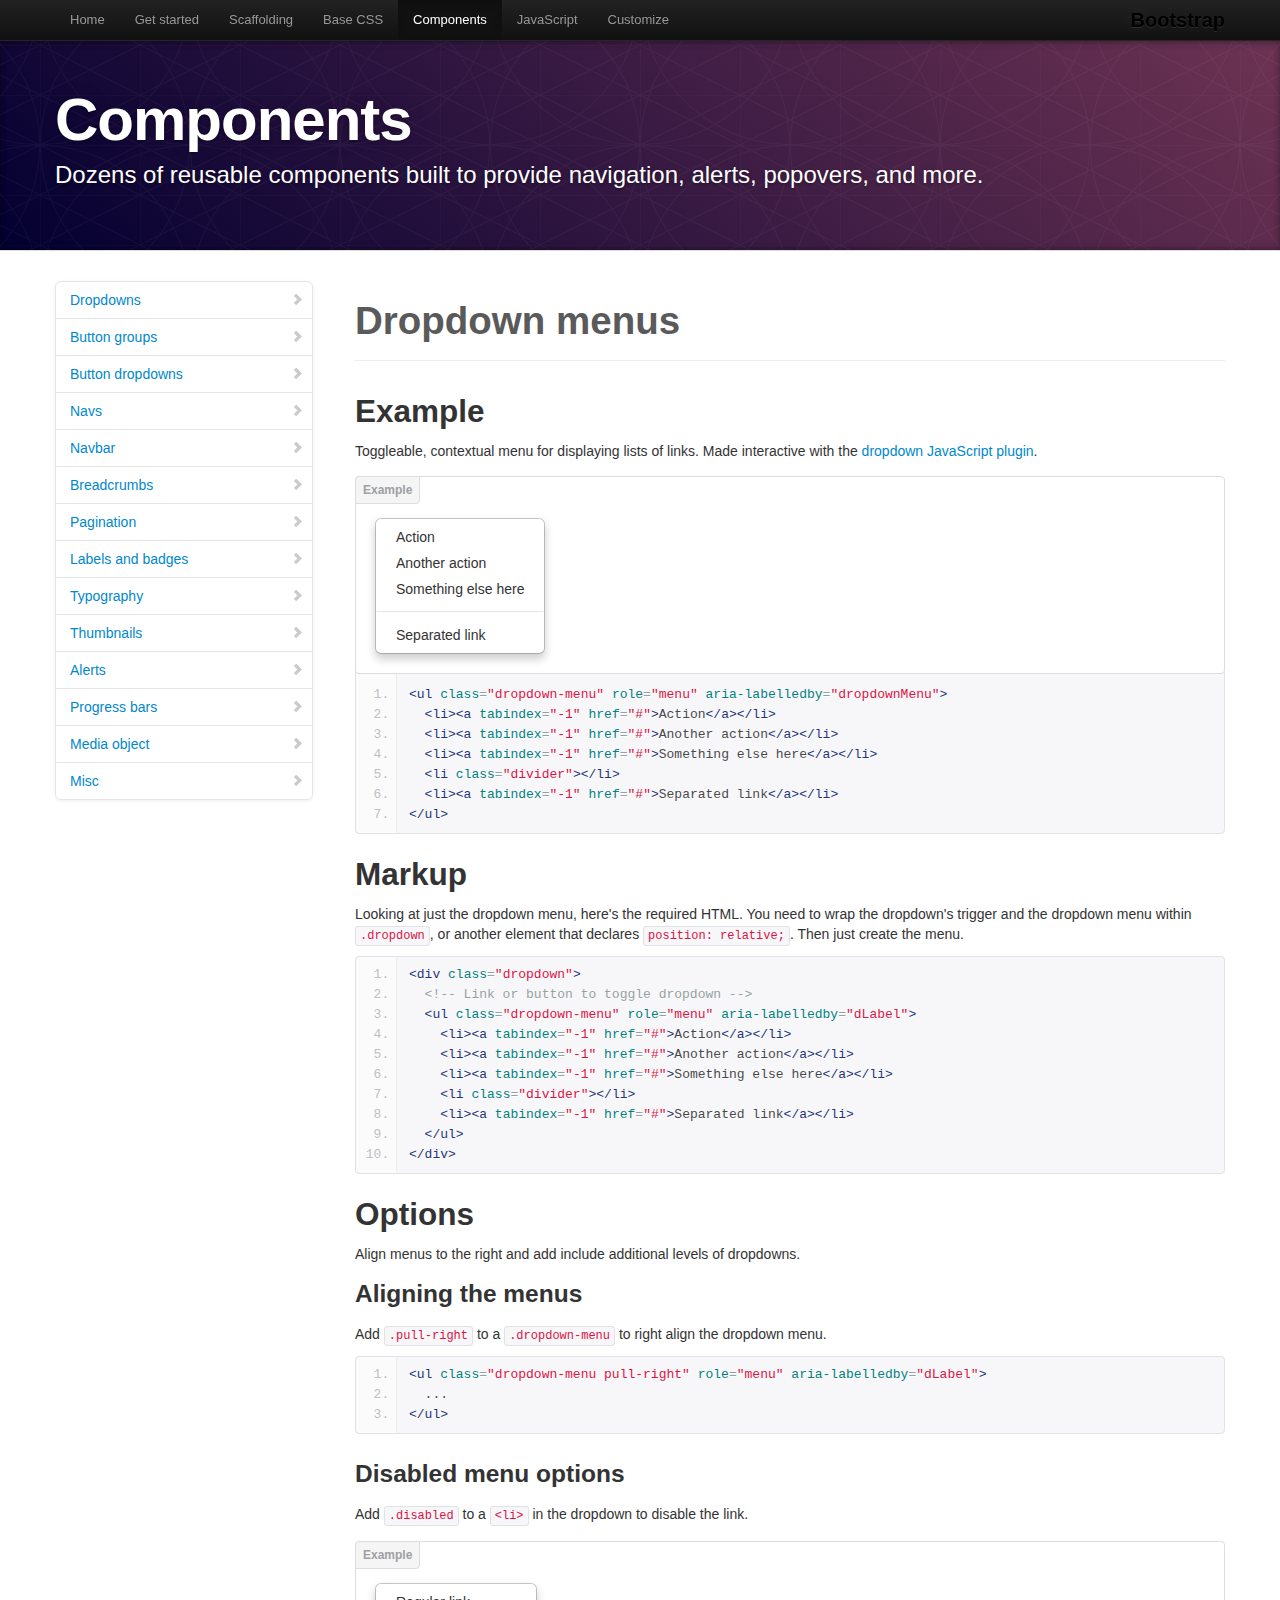
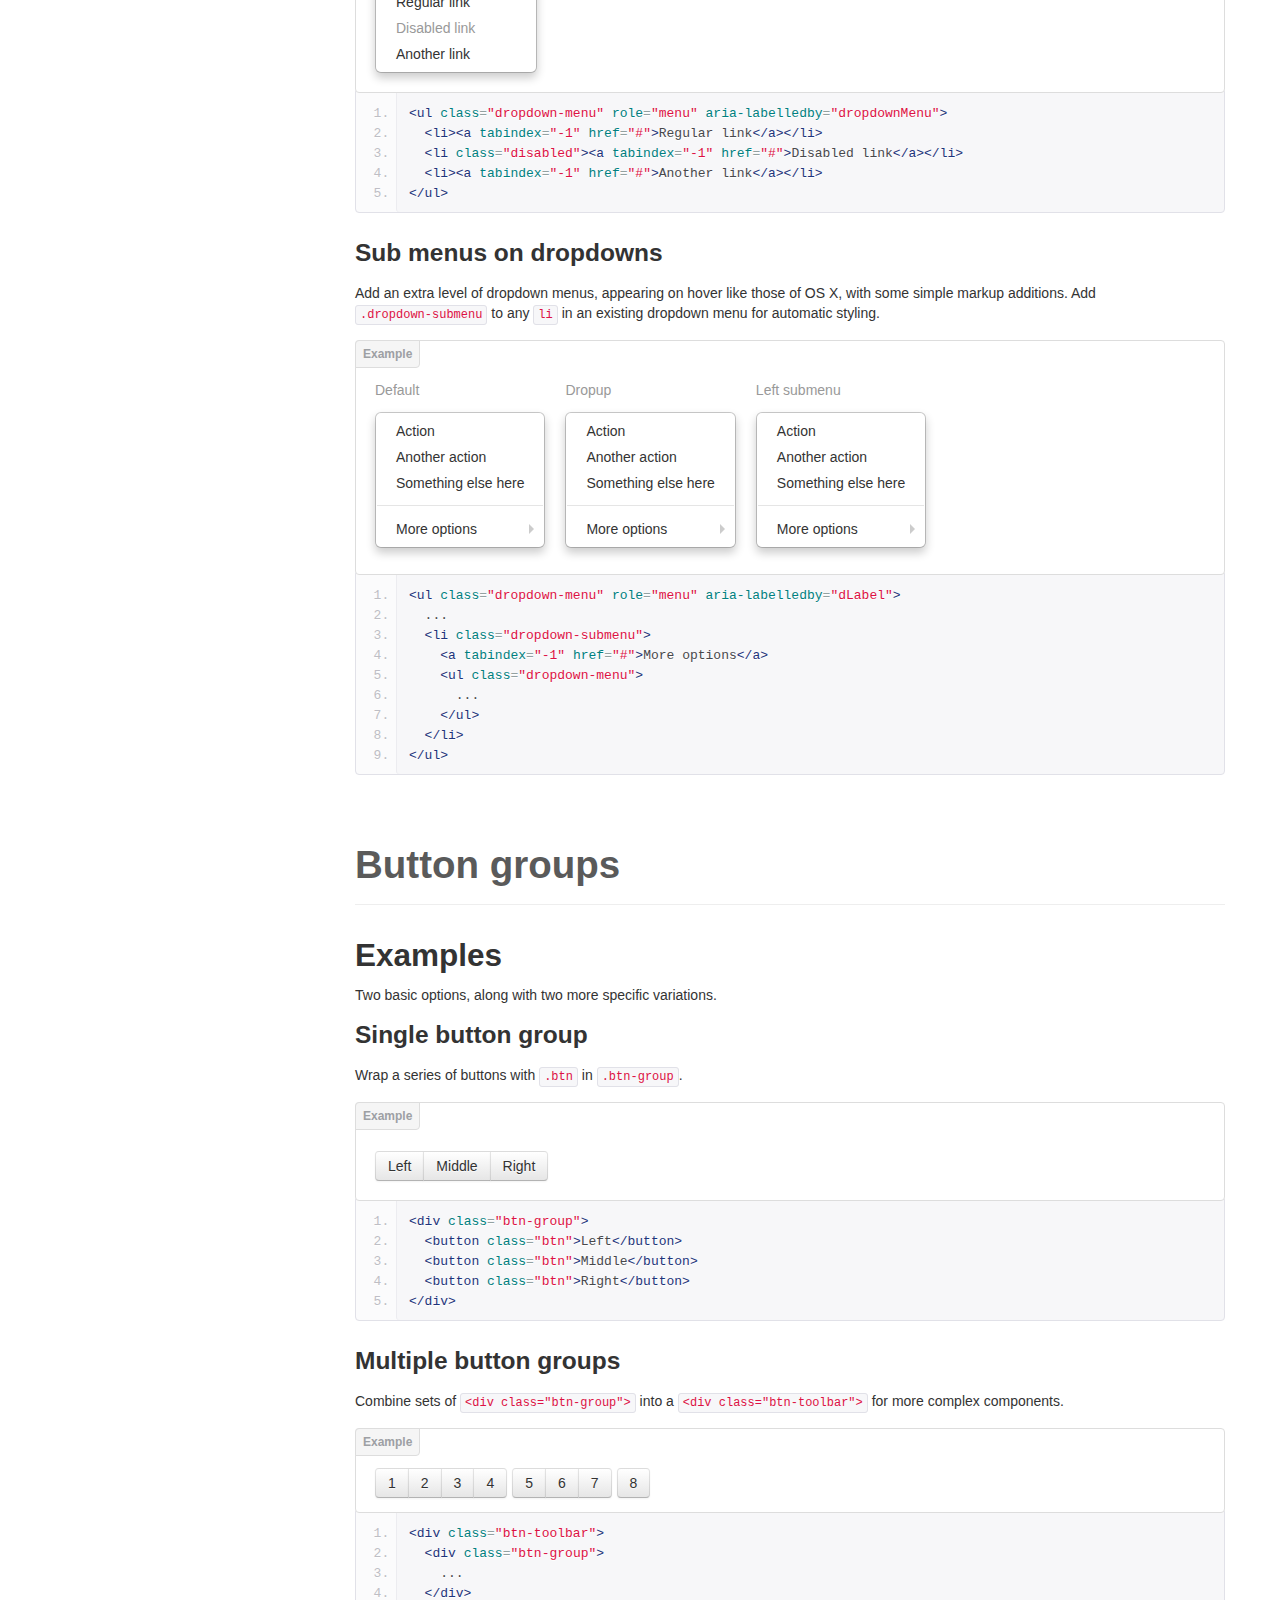
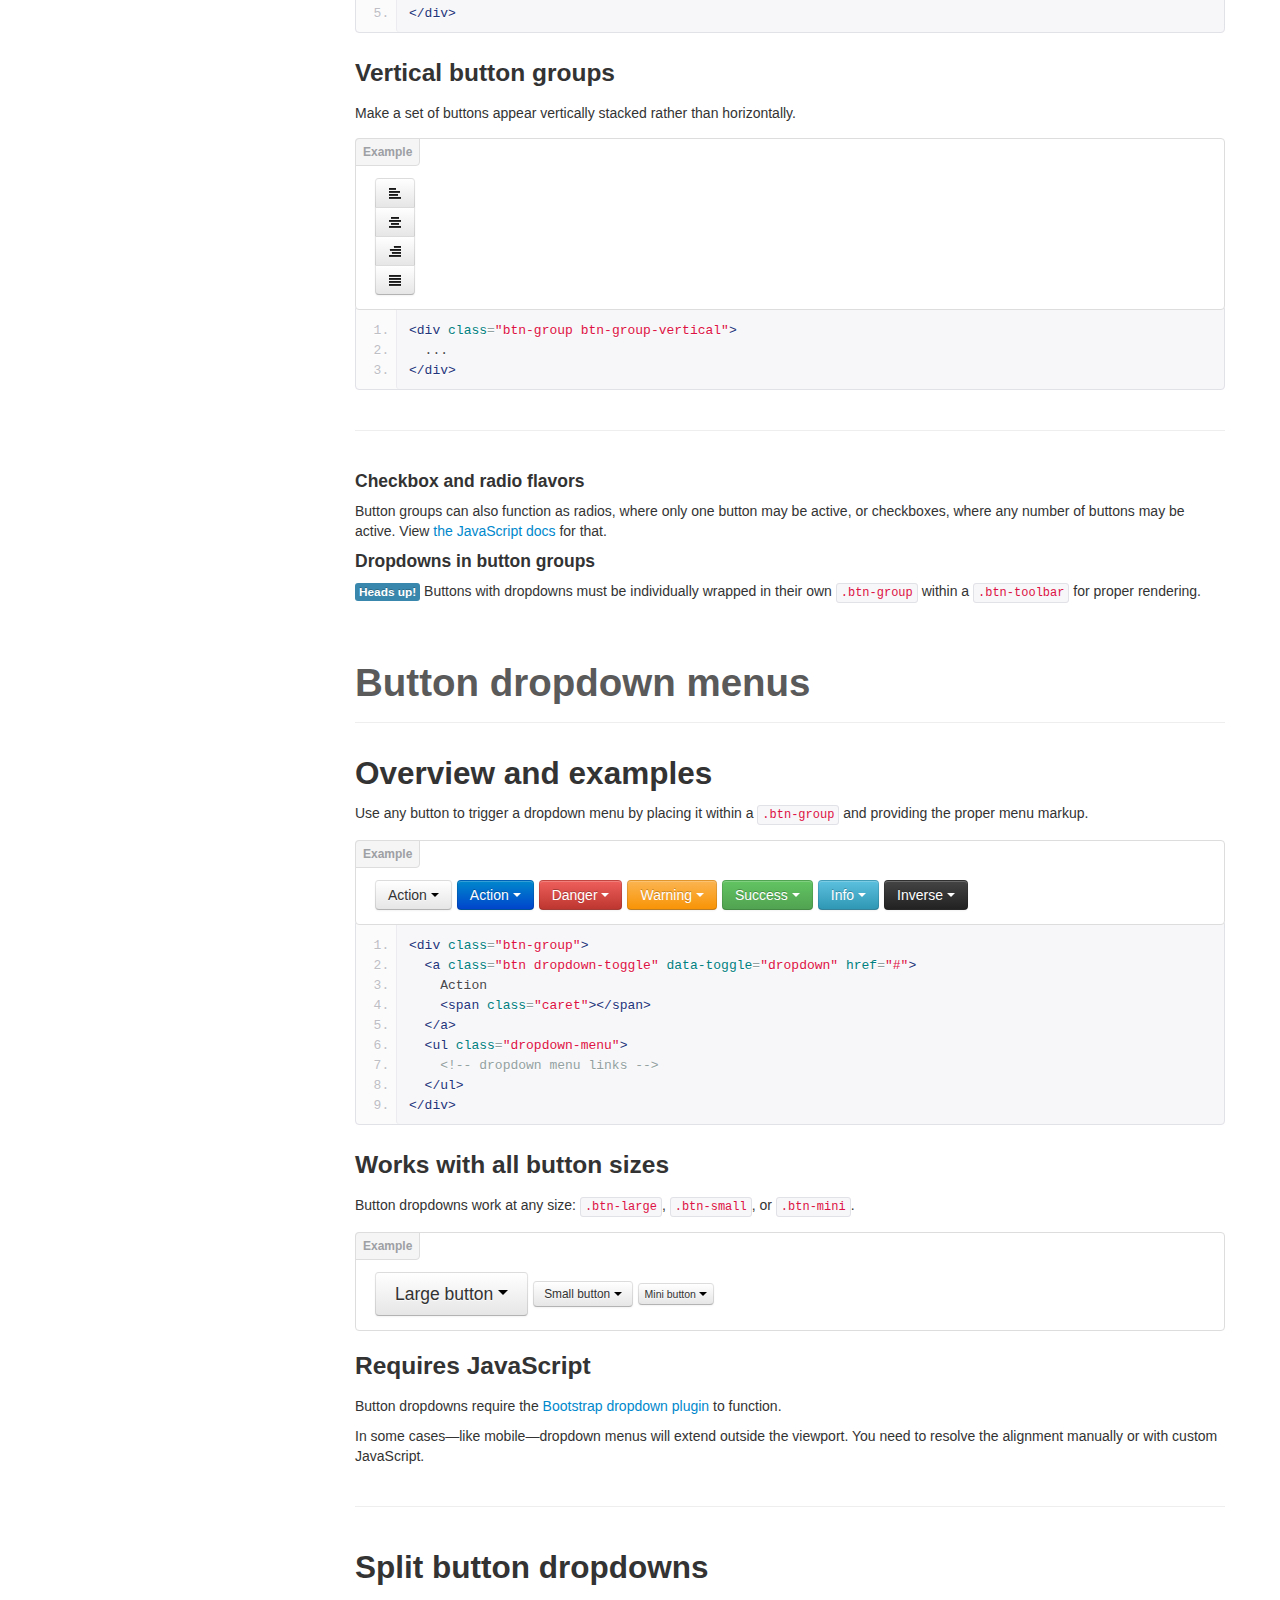
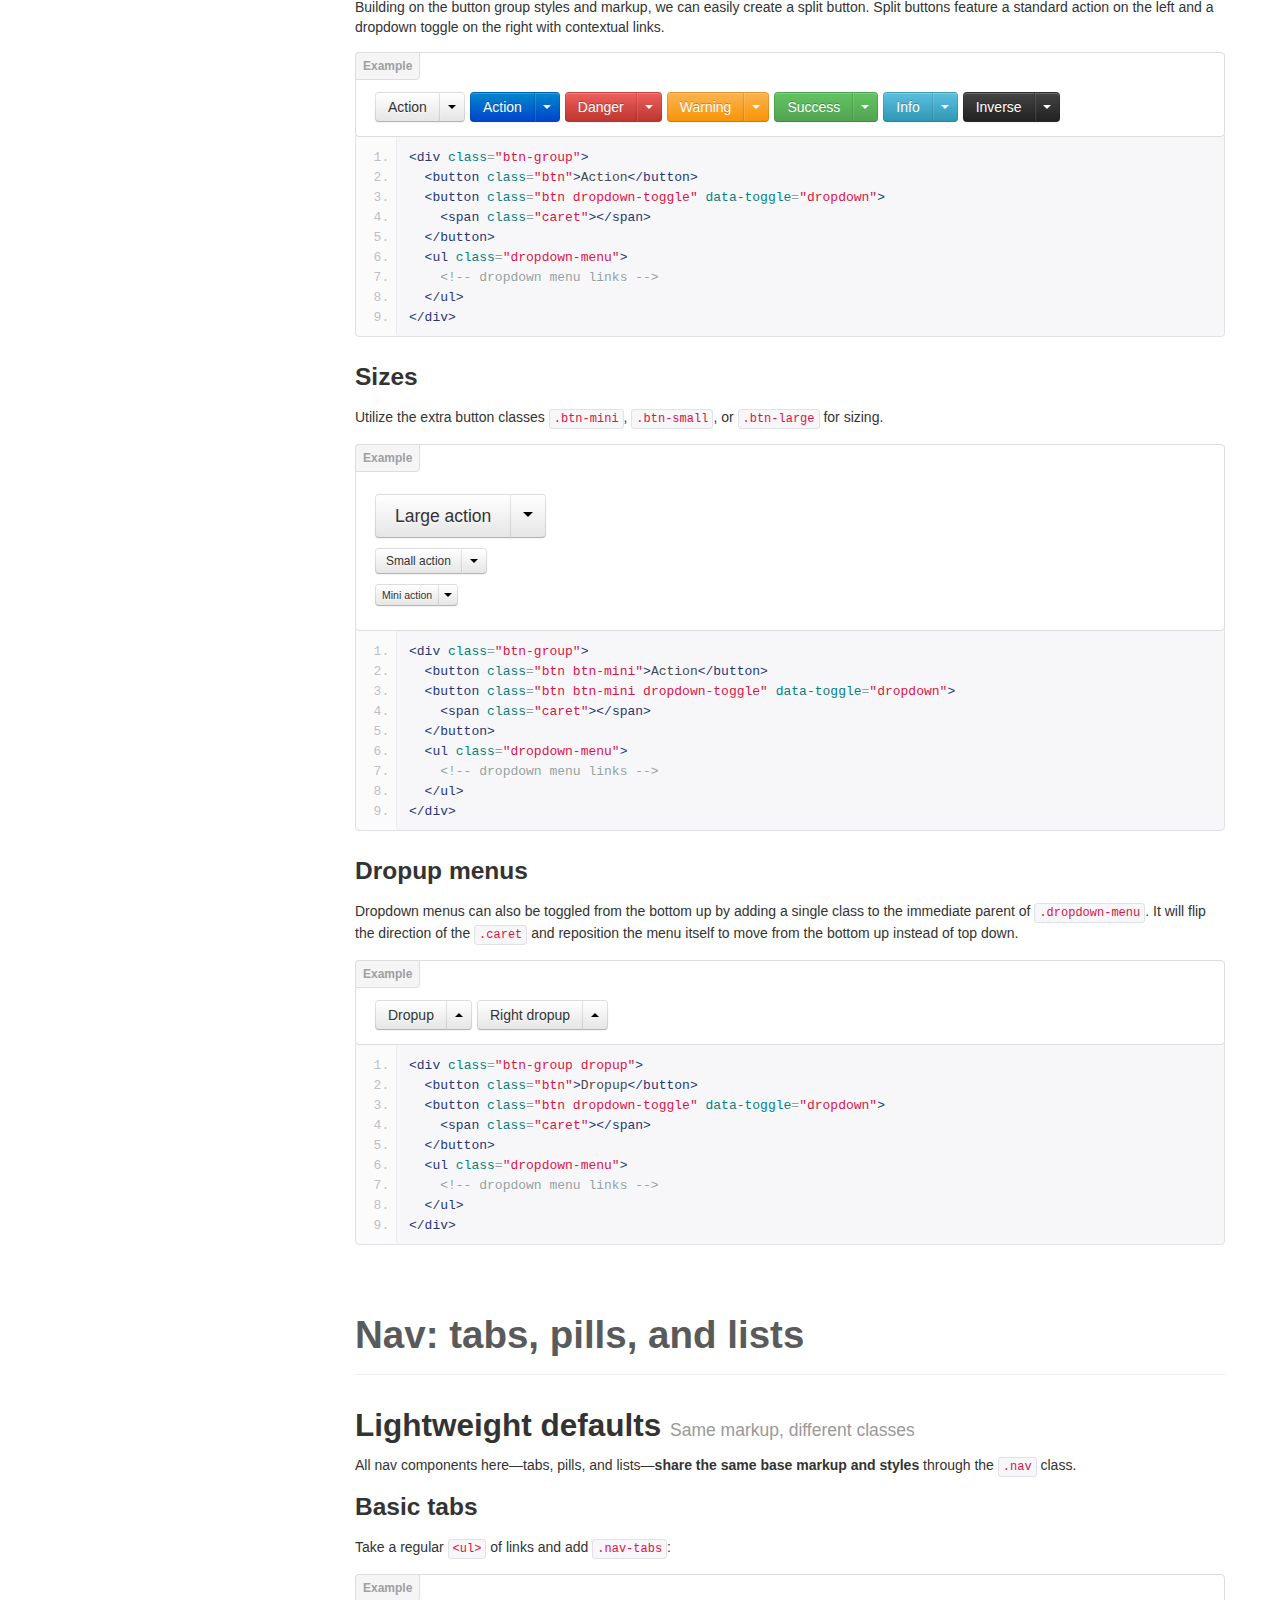
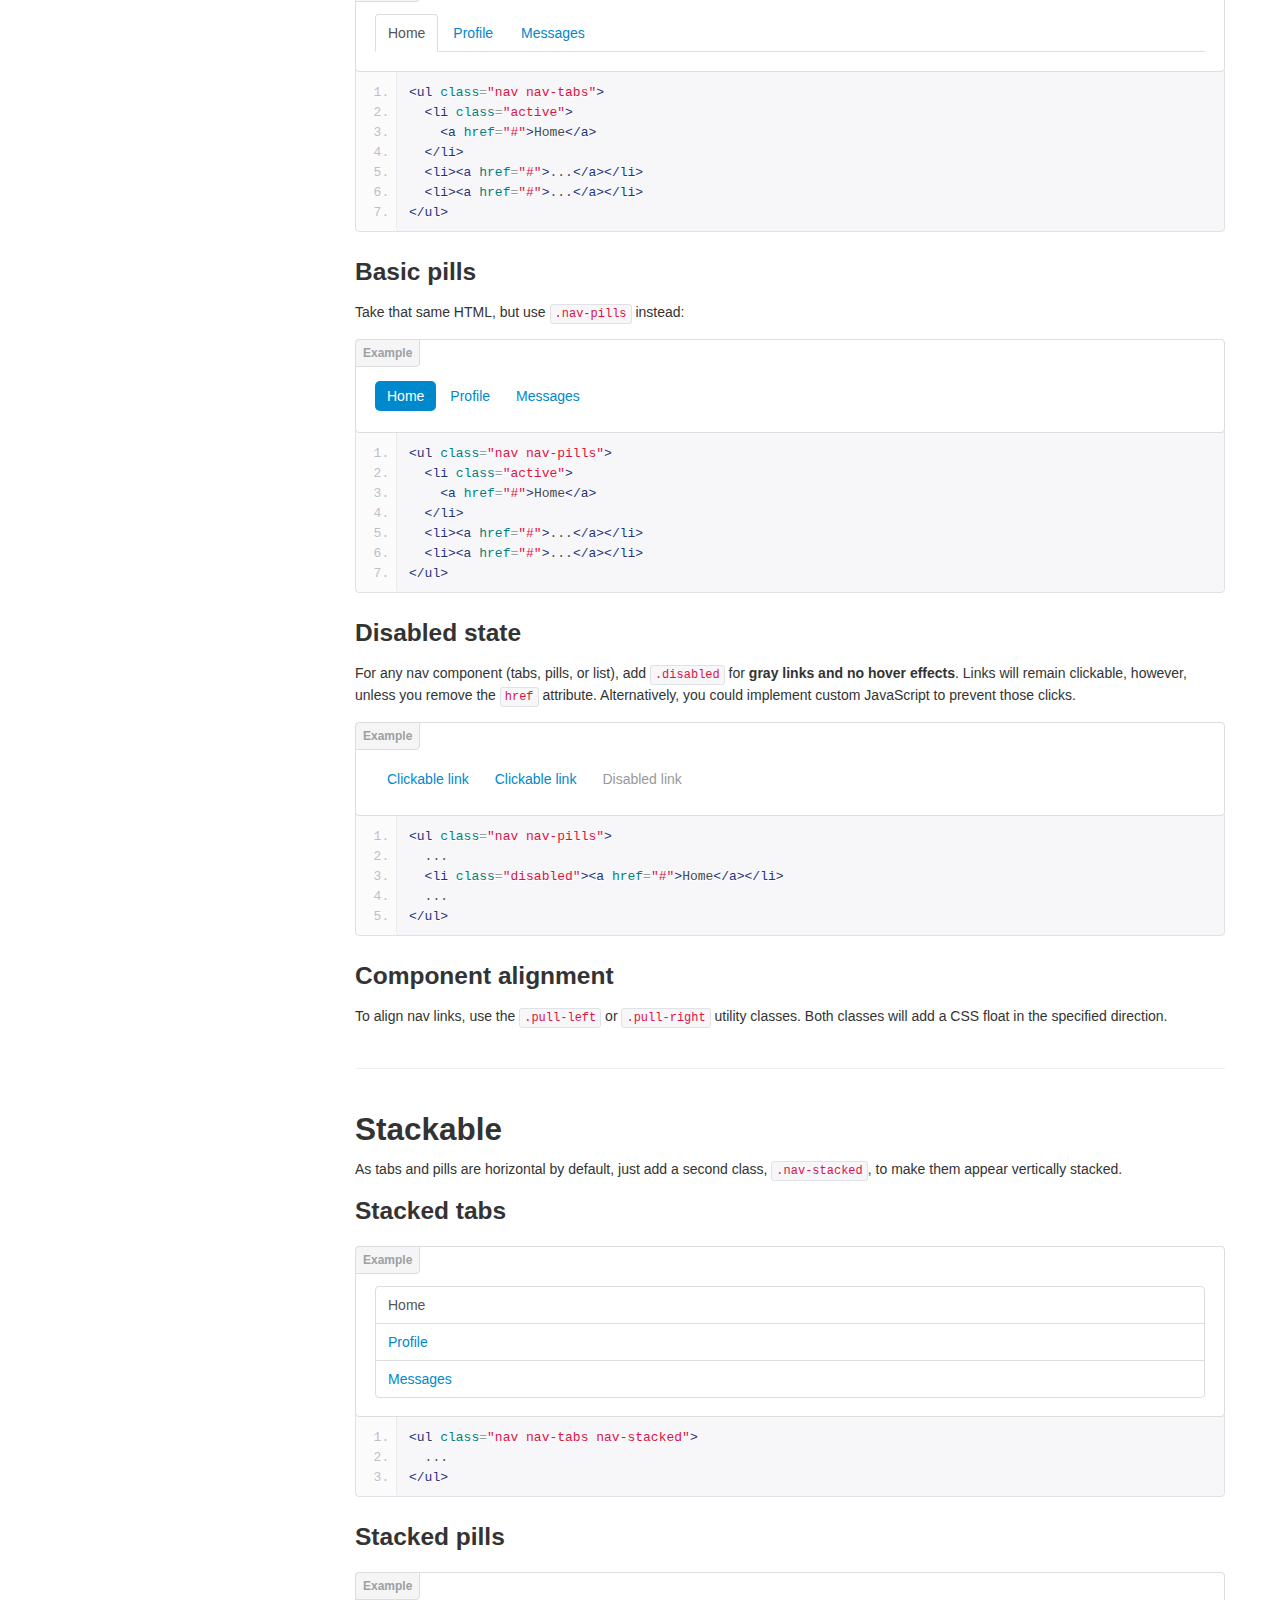
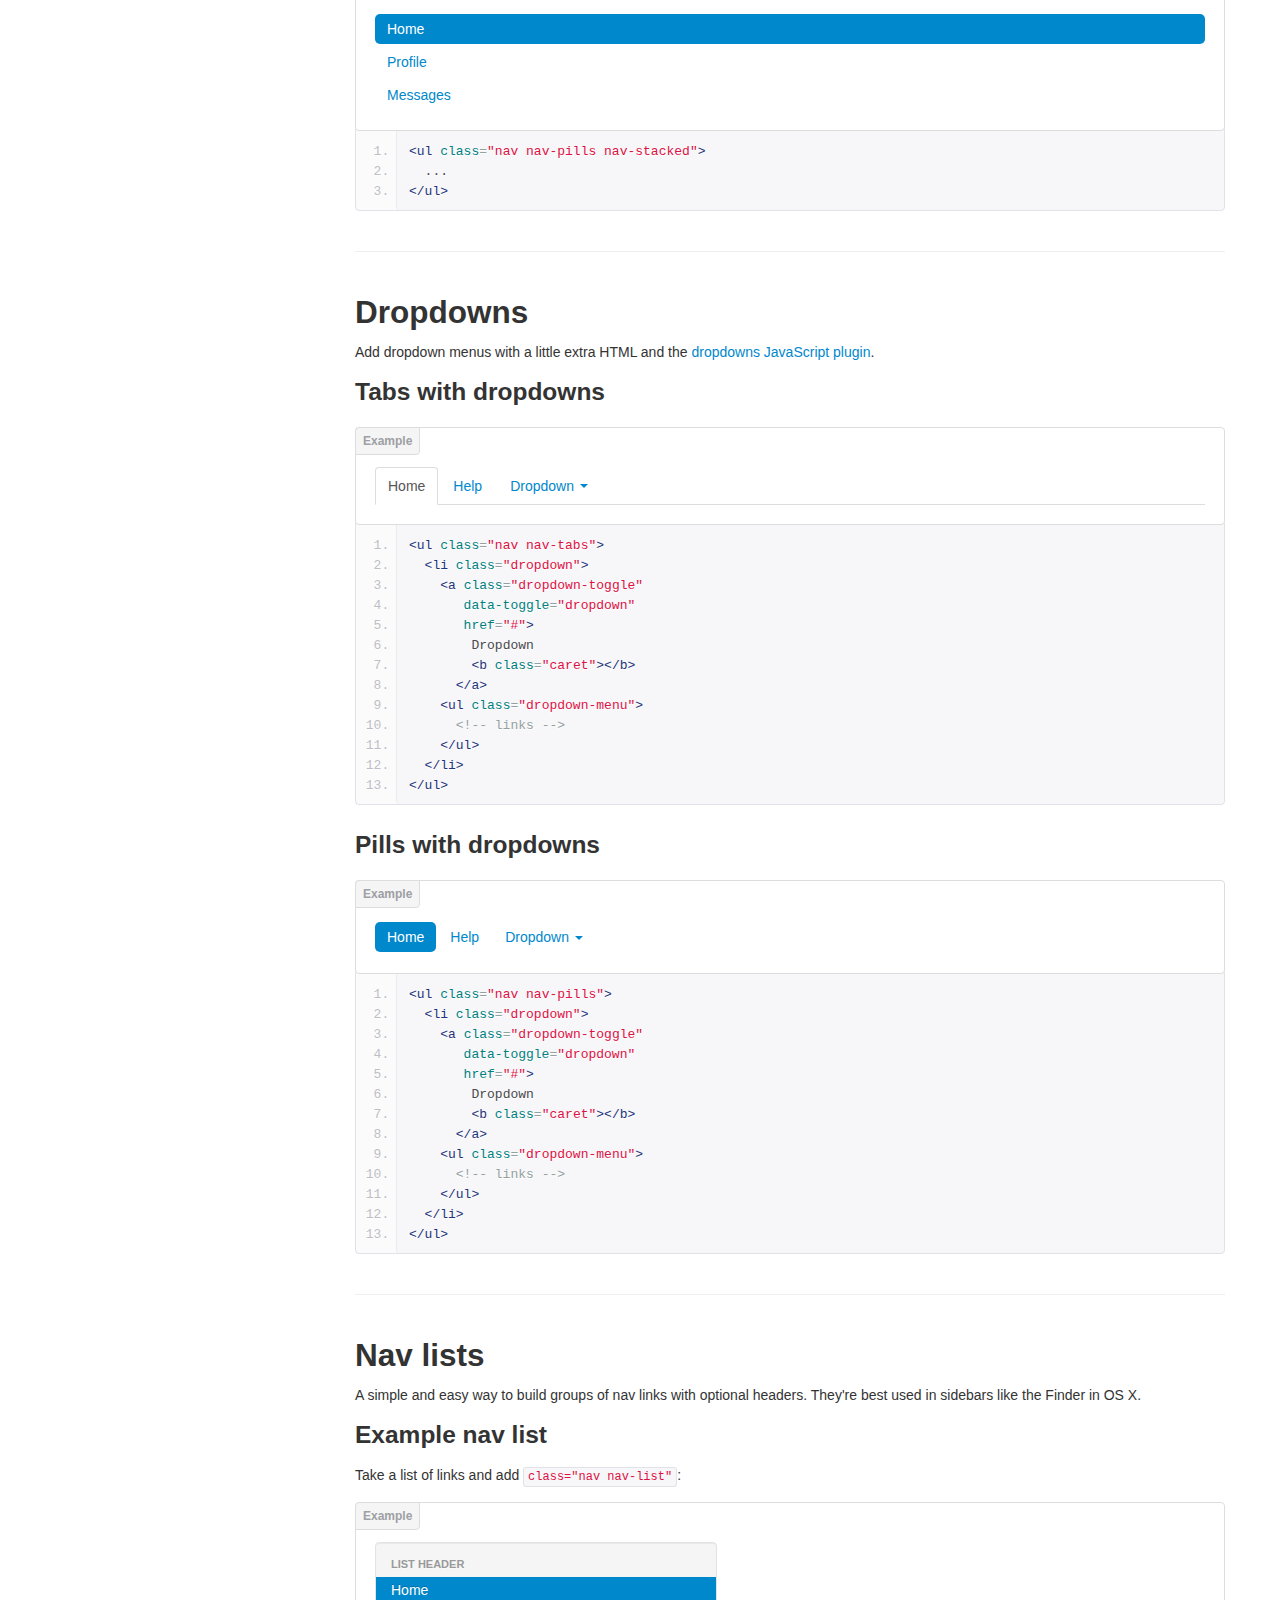
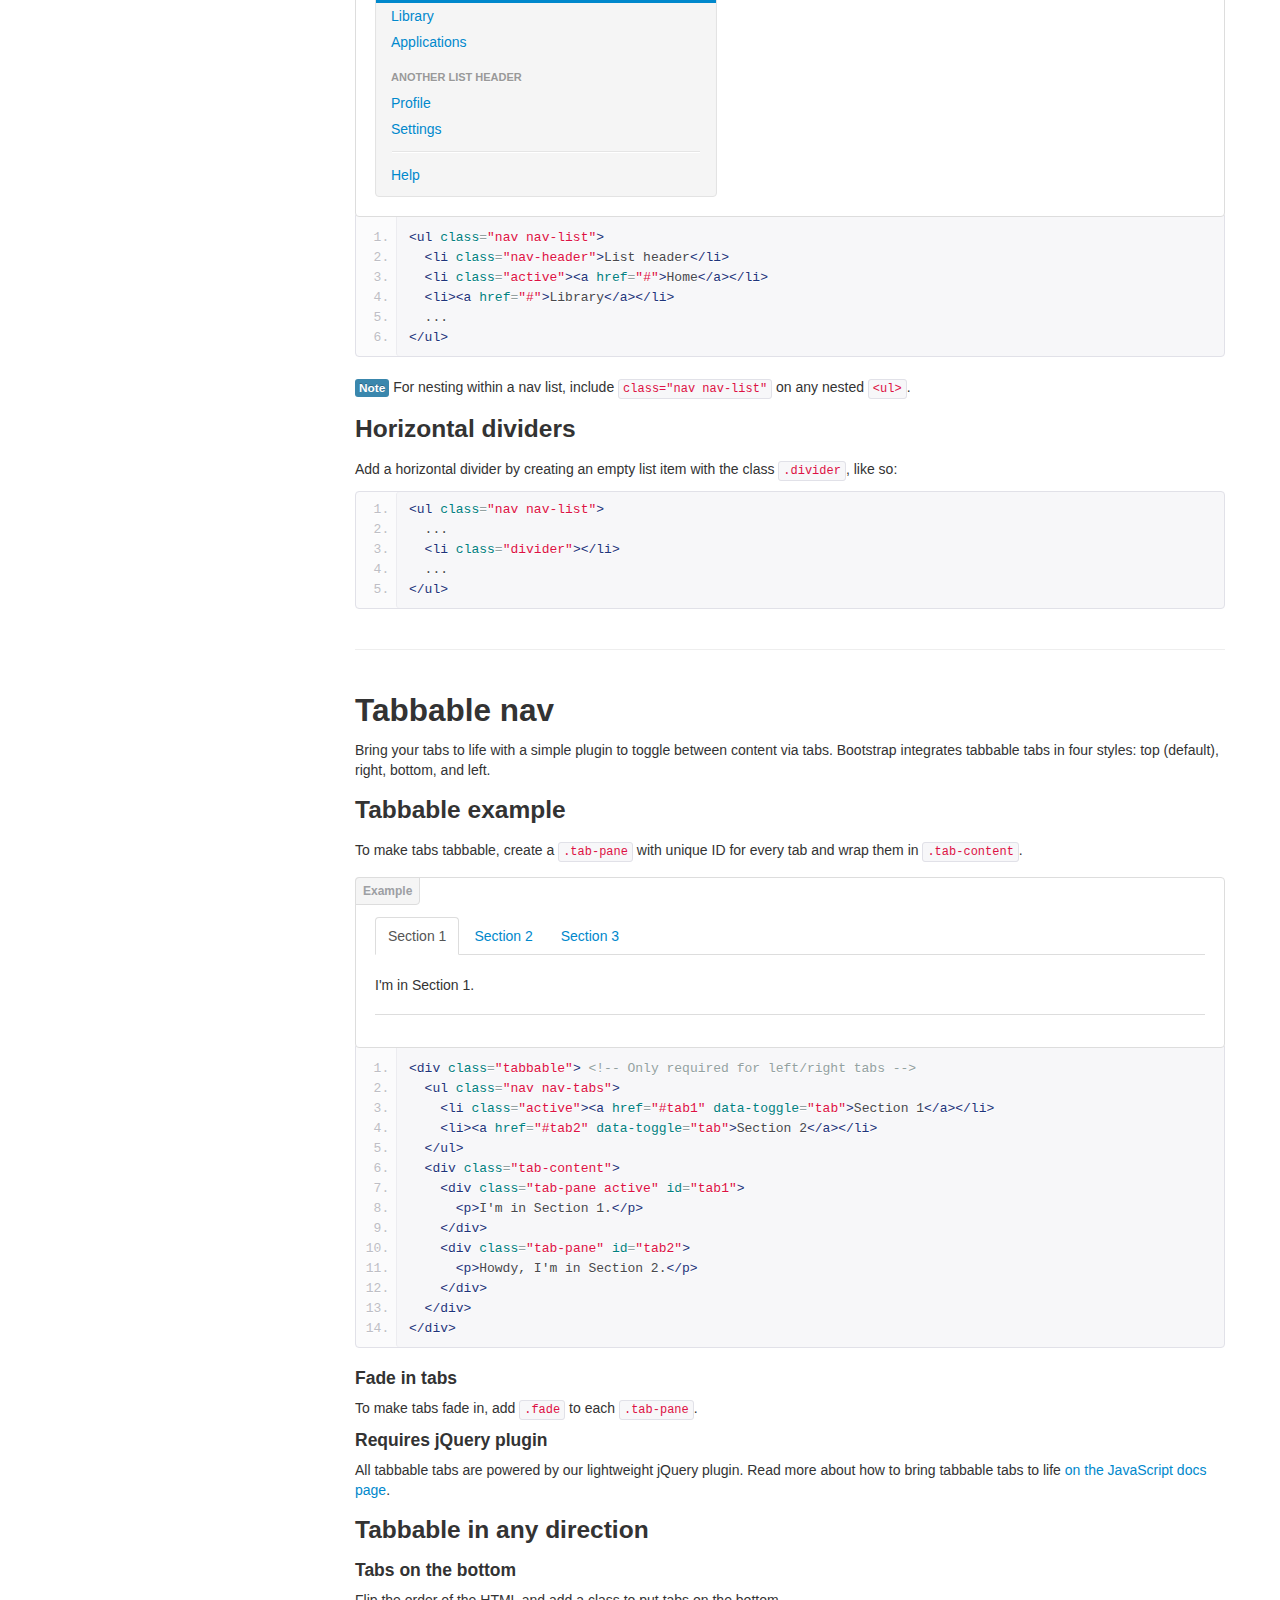
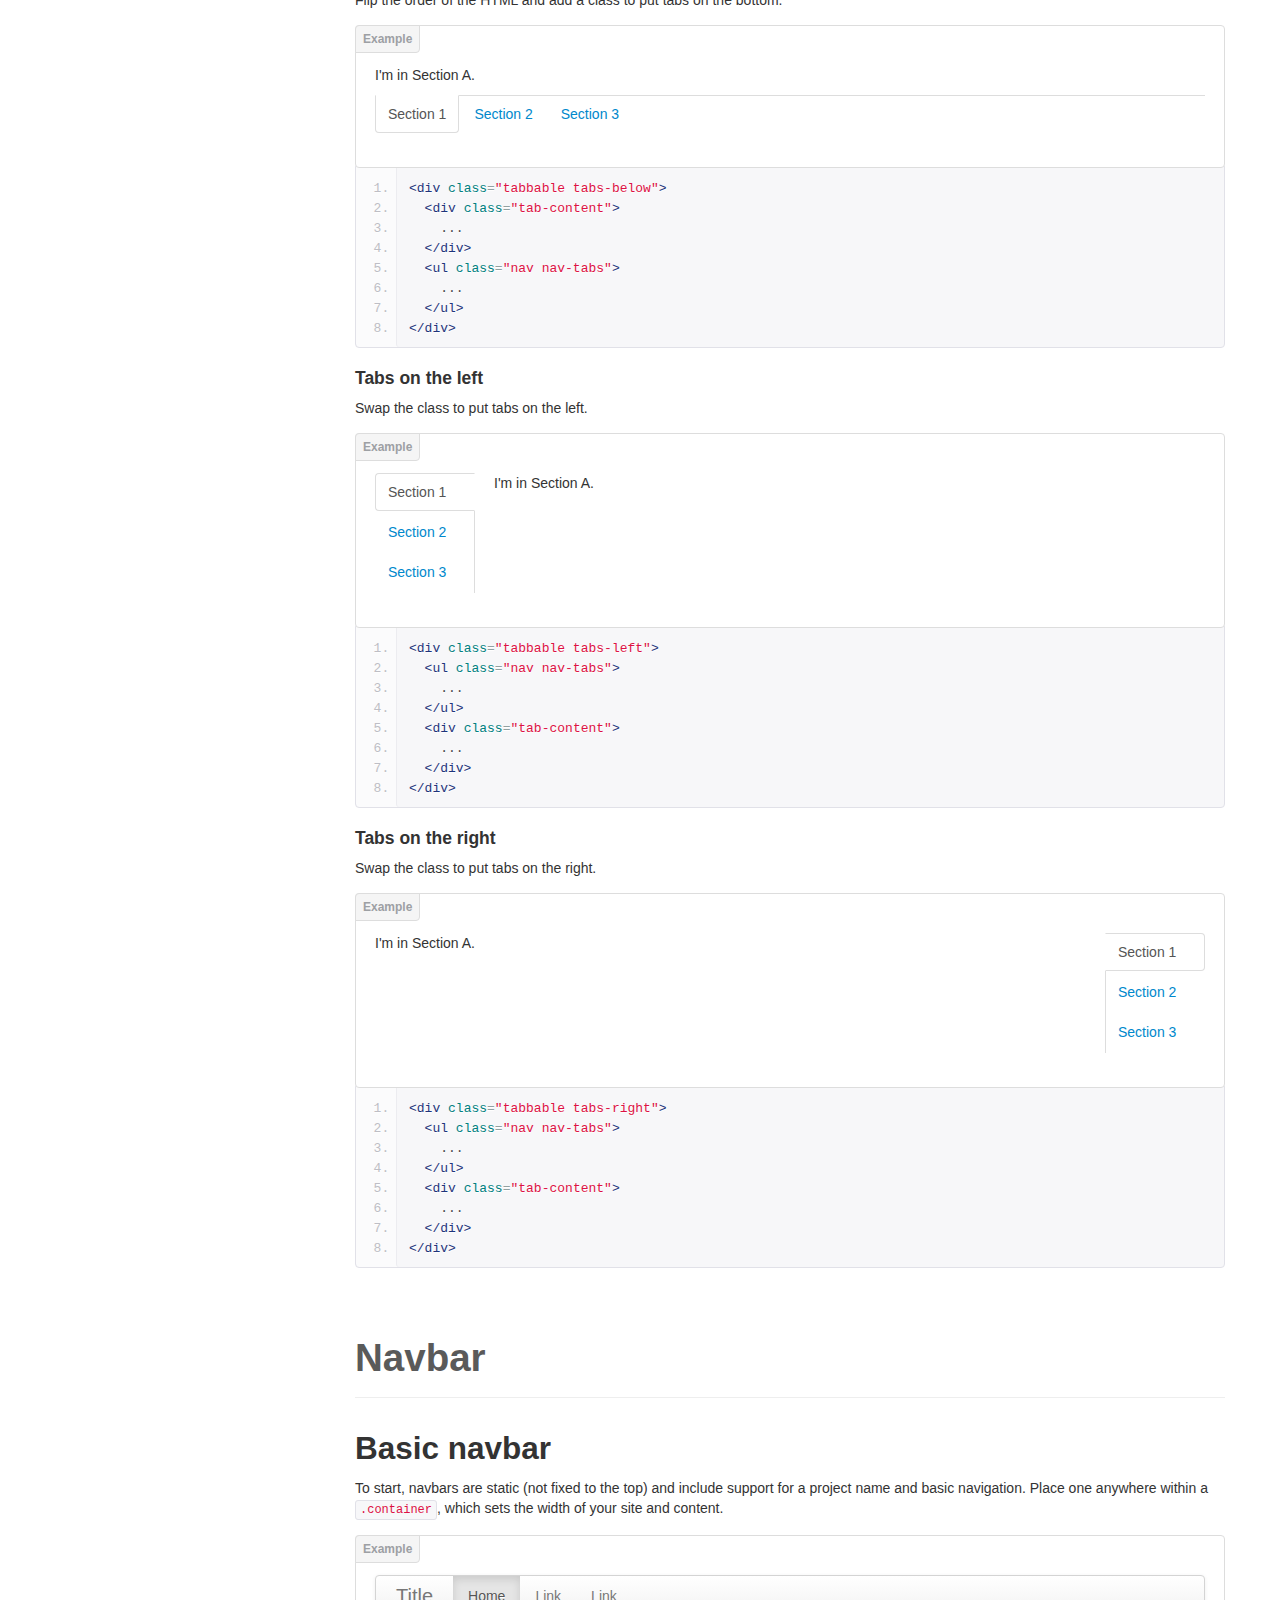
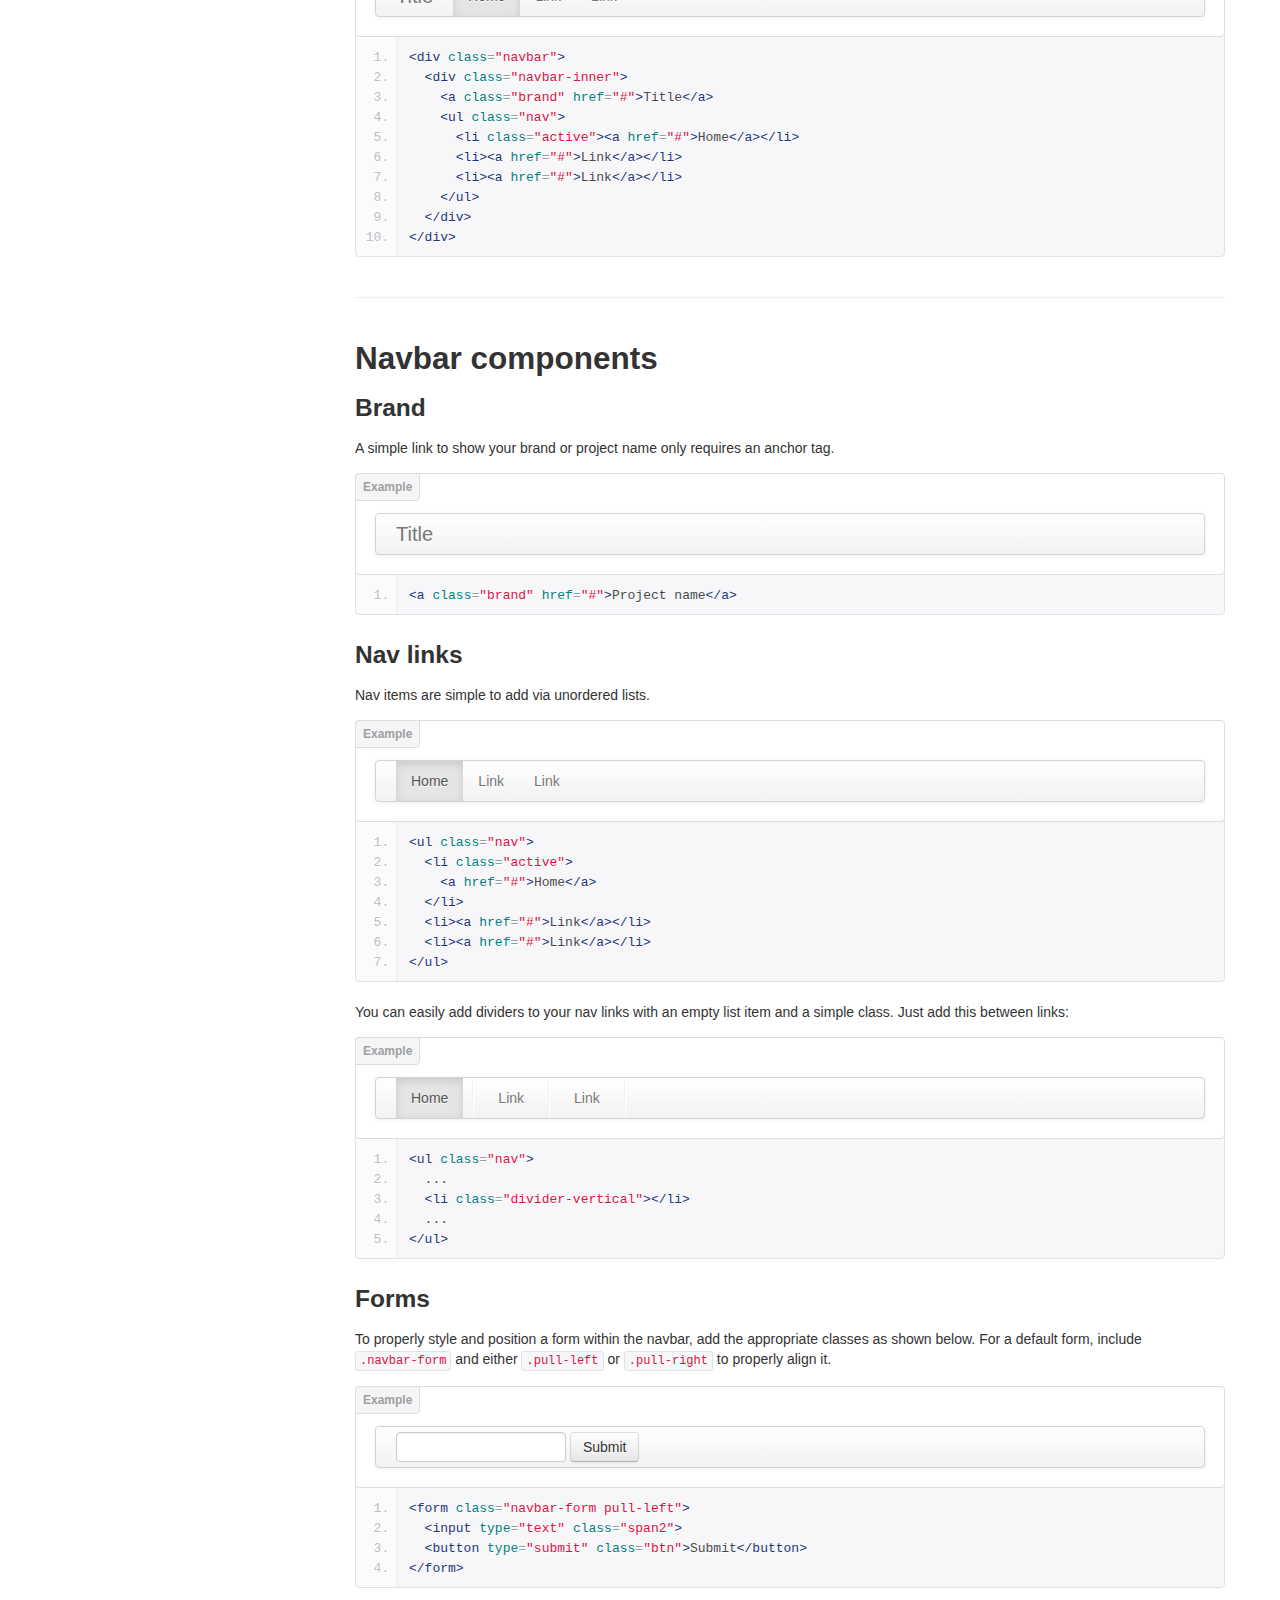
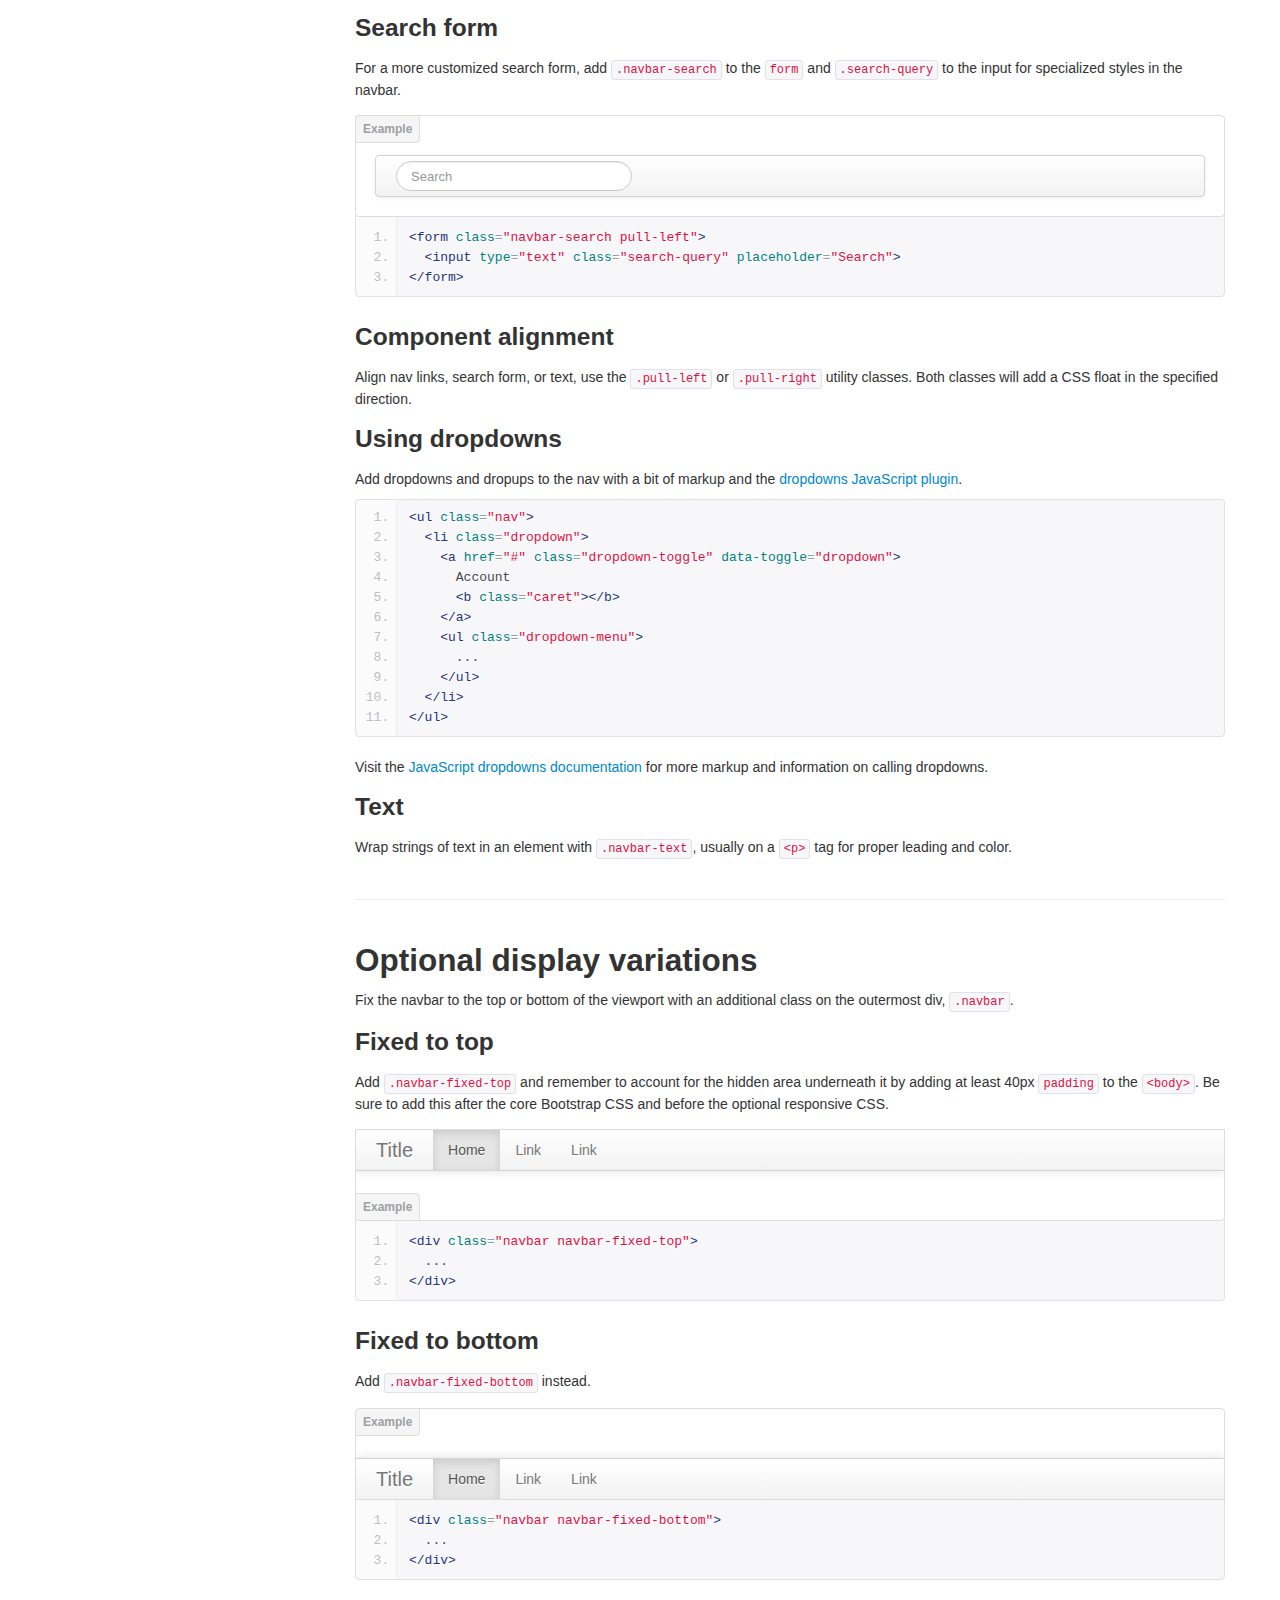
<file: app/lib/bootstrap/docs/components.html>
<!DOCTYPE html>
<html lang="en">
  <head>
    <meta charset="utf-8">
    <title>Components · Bootstrap</title>
    <meta name="viewport" content="width=device-width, initial-scale=1.0">
    <meta name="description" content="">
    <meta name="author" content="">

    <!-- Le styles -->
    <link href="assets/css/bootstrap.css" rel="stylesheet">
    <link href="assets/css/bootstrap-responsive.css" rel="stylesheet">
    <link href="assets/css/docs.css" rel="stylesheet">
    <link href="assets/js/google-code-prettify/prettify.css" rel="stylesheet">

    <!-- Le HTML5 shim, for IE6-8 support of HTML5 elements -->
    <!--[if lt IE 9]>
      <script src="assets/js/html5shiv.js"></script>
    <![endif]-->

    <!-- Le fav and touch icons -->
    <link rel="apple-touch-icon-precomposed" sizes="144x144" href="assets/ico/apple-touch-icon-144-precomposed.png">
    <link rel="apple-touch-icon-precomposed" sizes="114x114" href="assets/ico/apple-touch-icon-114-precomposed.png">
      <link rel="apple-touch-icon-precomposed" sizes="72x72" href="assets/ico/apple-touch-icon-72-precomposed.png">
                    <link rel="apple-touch-icon-precomposed" href="assets/ico/apple-touch-icon-57-precomposed.png">
                                   <link rel="shortcut icon" href="assets/ico/favicon.png">

    <script type="text/javascript">
      var _gaq = _gaq || [];
      _gaq.push(['_setAccount', 'UA-146052-10']);
      _gaq.push(['_trackPageview']);
      (function() {
        var ga = document.createElement('script'); ga.type = 'text/javascript'; ga.async = true;
        ga.src = ('https:' == document.location.protocol ? 'https://ssl' : 'http://www') + '.google-analytics.com/ga.js';
        var s = document.getElementsByTagName('script')[0]; s.parentNode.insertBefore(ga, s);
      })();
    </script>
  </head>

  <body data-spy="scroll" data-target=".bs-docs-sidebar">

    <!-- Navbar
    ================================================== -->
    <div class="navbar navbar-inverse navbar-fixed-top">
      <div class="navbar-inner">
        <div class="container">
          <button type="button" class="btn btn-navbar" data-toggle="collapse" data-target=".nav-collapse">
            <span class="icon-bar"></span>
            <span class="icon-bar"></span>
            <span class="icon-bar"></span>
          </button>
          <a class="brand" href="./index.html">Bootstrap</a>
          <div class="nav-collapse collapse">
            <ul class="nav">
              <li class="">
                <a href="./index.html">Home</a>
              </li>
              <li class="">
                <a href="./getting-started.html">Get started</a>
              </li>
              <li class="">
                <a href="./scaffolding.html">Scaffolding</a>
              </li>
              <li class="">
                <a href="./base-css.html">Base CSS</a>
              </li>
              <li class="active">
                <a href="./components.html">Components</a>
              </li>
              <li class="">
                <a href="./javascript.html">JavaScript</a>
              </li>
              <li class="">
                <a href="./customize.html">Customize</a>
              </li>
            </ul>
          </div>
        </div>
      </div>
    </div>

<!-- Subhead
================================================== -->
<header class="jumbotron subhead" id="overview">
  <div class="container">
    <h1>Components</h1>
    <p class="lead">Dozens of reusable components built to provide navigation, alerts, popovers, and more.</p>
  </div>
</header>


  <div class="container">

    <!-- Docs nav
    ================================================== -->
    <div class="row">
      <div class="span3 bs-docs-sidebar">
        <ul class="nav nav-list bs-docs-sidenav">
          <li><a href="#dropdowns"><i class="icon-chevron-right"></i> Dropdowns</a></li>
          <li><a href="#buttonGroups"><i class="icon-chevron-right"></i> Button groups</a></li>
          <li><a href="#buttonDropdowns"><i class="icon-chevron-right"></i> Button dropdowns</a></li>
          <li><a href="#navs"><i class="icon-chevron-right"></i> Navs</a></li>
          <li><a href="#navbar"><i class="icon-chevron-right"></i> Navbar</a></li>
          <li><a href="#breadcrumbs"><i class="icon-chevron-right"></i> Breadcrumbs</a></li>
          <li><a href="#pagination"><i class="icon-chevron-right"></i> Pagination</a></li>
          <li><a href="#labels-badges"><i class="icon-chevron-right"></i> Labels and badges</a></li>
          <li><a href="#typography"><i class="icon-chevron-right"></i> Typography</a></li>
          <li><a href="#thumbnails"><i class="icon-chevron-right"></i> Thumbnails</a></li>
          <li><a href="#alerts"><i class="icon-chevron-right"></i> Alerts</a></li>
          <li><a href="#progress"><i class="icon-chevron-right"></i> Progress bars</a></li>
          <li><a href="#media"><i class="icon-chevron-right"></i> Media object</a></li>
          <li><a href="#misc"><i class="icon-chevron-right"></i> Misc</a></li>
        </ul>
      </div>
      <div class="span9">



        <!-- Dropdowns
        ================================================== -->
        <section id="dropdowns">
          <div class="page-header">
            <h1>Dropdown menus</h1>
          </div>

          <h2>Example</h2>
          <p>Toggleable, contextual menu for displaying lists of links. Made interactive with the <a href="./javascript.html#dropdowns">dropdown JavaScript plugin</a>.</p>
          <div class="bs-docs-example">
            <div class="dropdown clearfix">
              <ul class="dropdown-menu" role="menu" aria-labelledby="dropdownMenu" style="display: block; position: static; margin-bottom: 5px; *width: 180px;">
                <li><a tabindex="-1" href="#">Action</a></li>
                <li><a tabindex="-1" href="#">Another action</a></li>
                <li><a tabindex="-1" href="#">Something else here</a></li>
                <li class="divider"></li>
                <li><a tabindex="-1" href="#">Separated link</a></li>
              </ul>
            </div>
          </div>
<pre class="prettyprint linenums">
&lt;ul class="dropdown-menu" role="menu" aria-labelledby="dropdownMenu"&gt;
  &lt;li&gt;&lt;a tabindex="-1" href="#"&gt;Action&lt;/a&gt;&lt;/li&gt;
  &lt;li&gt;&lt;a tabindex="-1" href="#"&gt;Another action&lt;/a&gt;&lt;/li&gt;
  &lt;li&gt;&lt;a tabindex="-1" href="#"&gt;Something else here&lt;/a&gt;&lt;/li&gt;
  &lt;li class="divider"&gt;&lt;/li&gt;
  &lt;li&gt;&lt;a tabindex="-1" href="#"&gt;Separated link&lt;/a&gt;&lt;/li&gt;
&lt;/ul&gt;
</pre>

          <h2>Markup</h2>
          <p>Looking at just the dropdown menu, here's the required HTML. You need to wrap the dropdown's trigger and the dropdown menu within <code>.dropdown</code>, or another element that declares <code>position: relative;</code>. Then just create the menu.</p>

<pre class="prettyprint linenums">
&lt;div class="dropdown"&gt;
  &lt;!-- Link or button to toggle dropdown --&gt;
  &lt;ul class="dropdown-menu" role="menu" aria-labelledby="dLabel"&gt;
    &lt;li&gt;&lt;a tabindex="-1" href="#"&gt;Action&lt;/a&gt;&lt;/li&gt;
    &lt;li&gt;&lt;a tabindex="-1" href="#"&gt;Another action&lt;/a&gt;&lt;/li&gt;
    &lt;li&gt;&lt;a tabindex="-1" href="#"&gt;Something else here&lt;/a&gt;&lt;/li&gt;
    &lt;li class="divider"&gt;&lt;/li&gt;
    &lt;li&gt;&lt;a tabindex="-1" href="#"&gt;Separated link&lt;/a&gt;&lt;/li&gt;
  &lt;/ul&gt;
&lt;/div&gt;
</pre>

          <h2>Options</h2>
          <p>Align menus to the right and add include additional levels of dropdowns.</p>

          <h3>Aligning the menus</h3>
          <p>Add <code>.pull-right</code> to a <code>.dropdown-menu</code> to right align the dropdown menu.</p>
<pre class="prettyprint linenums">
&lt;ul class="dropdown-menu pull-right" role="menu" aria-labelledby="dLabel"&gt;
  ...
&lt;/ul&gt;
</pre>

          <h3>Disabled menu options</h3>
          <p>Add <code>.disabled</code> to a <code>&lt;li&gt;</code> in the dropdown to disable the link.</p>
          <div class="bs-docs-example">
            <div class="dropdown clearfix">
              <ul class="dropdown-menu" role="menu" aria-labelledby="dropdownMenu" style="display: block; position: static; margin-bottom: 5px; *width: 180px;">
                <li><a tabindex="-1" href="#">Regular link</a></li>
                <li class="disabled"><a tabindex="-1" href="#">Disabled link</a></li>
                <li><a tabindex="-1" href="#">Another link</a></li>
              </ul>
            </div>
          </div>
<pre class="prettyprint linenums">
&lt;ul class="dropdown-menu" role="menu" aria-labelledby="dropdownMenu"&gt;
  &lt;li&gt;&lt;a tabindex="-1" href="#"&gt;Regular link&lt;/a&gt;&lt;/li&gt;
  &lt;li class="disabled"&gt;&lt;a tabindex="-1" href="#"&gt;Disabled link&lt;/a&gt;&lt;/li&gt;
  &lt;li&gt;&lt;a tabindex="-1" href="#"&gt;Another link&lt;/a&gt;&lt;/li&gt;
&lt;/ul&gt;
</pre>

          <h3>Sub menus on dropdowns</h3>
          <p>Add an extra level of dropdown menus, appearing on hover like those of OS X, with some simple markup additions. Add <code>.dropdown-submenu</code> to any <code>li</code> in an existing dropdown menu for automatic styling.</p>
          <div class="bs-docs-example bs-docs-example-submenus">

            <div class="pull-left">
              <p class="muted">Default</p>
              <div class="dropdown clearfix">
                <ul class="dropdown-menu" role="menu" aria-labelledby="dropdownMenu">
                  <li><a tabindex="-1" href="#">Action</a></li>
                  <li><a tabindex="-1" href="#">Another action</a></li>
                  <li><a tabindex="-1" href="#">Something else here</a></li>
                  <li class="divider"></li>
                  <li class="dropdown-submenu">
                    <a tabindex="-1" href="#">More options</a>
                    <ul class="dropdown-menu">
                      <li><a tabindex="-1" href="#">Second level link</a></li>
                      <li><a tabindex="-1" href="#">Second level link</a></li>
                      <li><a tabindex="-1" href="#">Second level link</a></li>
                      <li><a tabindex="-1" href="#">Second level link</a></li>
                      <li><a tabindex="-1" href="#">Second level link</a></li>
                    </ul>
                  </li>
                </ul>
              </div>
            </div>

            <div class="pull-left">
              <p class="muted">Dropup</p>
              <div class="dropup">
                <ul class="dropdown-menu" role="menu" aria-labelledby="dropdownMenu">
                  <li><a tabindex="-1" href="#">Action</a></li>
                  <li><a tabindex="-1" href="#">Another action</a></li>
                  <li><a tabindex="-1" href="#">Something else here</a></li>
                  <li class="divider"></li>
                  <li class="dropdown-submenu">
                    <a tabindex="-1" href="#">More options</a>
                    <ul class="dropdown-menu">
                      <li><a tabindex="-1" href="#">Second level link</a></li>
                      <li><a tabindex="-1" href="#">Second level link</a></li>
                      <li><a tabindex="-1" href="#">Second level link</a></li>
                      <li><a tabindex="-1" href="#">Second level link</a></li>
                      <li><a tabindex="-1" href="#">Second level link</a></li>
                    </ul>
                  </li>
                </ul>
              </div>
            </div>

            <div class="pull-left">
              <p class="muted">Left submenu</p>
              <div class="dropdown">
                <ul class="dropdown-menu" role="menu" aria-labelledby="dropdownMenu">
                  <li><a tabindex="-1" href="#">Action</a></li>
                  <li><a tabindex="-1" href="#">Another action</a></li>
                  <li><a tabindex="-1" href="#">Something else here</a></li>
                  <li class="divider"></li>
                  <li class="dropdown-submenu pull-left">
                    <a tabindex="-1" href="#">More options</a>
                    <ul class="dropdown-menu">
                      <li><a tabindex="-1" href="#">Second level link</a></li>
                      <li><a tabindex="-1" href="#">Second level link</a></li>
                      <li><a tabindex="-1" href="#">Second level link</a></li>
                      <li><a tabindex="-1" href="#">Second level link</a></li>
                      <li><a tabindex="-1" href="#">Second level link</a></li>
                    </ul>
                  </li>
                </ul>
              </div>
            </div>

          </div>
<pre class="prettyprint linenums">
&lt;ul class="dropdown-menu" role="menu" aria-labelledby="dLabel"&gt;
  ...
  &lt;li class="dropdown-submenu"&gt;
    &lt;a tabindex="-1" href="#"&gt;More options&lt;/a&gt;
    &lt;ul class="dropdown-menu"&gt;
      ...
    &lt;/ul&gt;
  &lt;/li&gt;
&lt;/ul&gt;
</pre>

        </section>




        <!-- Button Groups
        ================================================== -->
        <section id="buttonGroups">
          <div class="page-header">
            <h1>Button groups</h1>
          </div>

          <h2>Examples</h2>
          <p>Two basic options, along with two more specific variations.</p>

          <h3>Single button group</h3>
          <p>Wrap a series of buttons with <code>.btn</code> in <code>.btn-group</code>.</p>
          <div class="bs-docs-example">
            <div class="btn-group" style="margin: 9px 0 5px;">
              <button class="btn">Left</button>
              <button class="btn">Middle</button>
              <button class="btn">Right</button>
            </div>
          </div>
<pre class="prettyprint linenums">
&lt;div class="btn-group"&gt;
  &lt;button class="btn"&gt;Left&lt;/button&gt;
  &lt;button class="btn"&gt;Middle&lt;/button&gt;
  &lt;button class="btn"&gt;Right&lt;/button&gt;
&lt;/div&gt;
</pre>

          <h3>Multiple button groups</h3>
          <p>Combine sets of <code>&lt;div class="btn-group"&gt;</code> into a <code>&lt;div class="btn-toolbar"&gt;</code> for more complex components.</p>
          <div class="bs-docs-example">
            <div class="btn-toolbar" style="margin: 0;">
              <div class="btn-group">
                <button class="btn">1</button>
                <button class="btn">2</button>
                <button class="btn">3</button>
                <button class="btn">4</button>
              </div>
              <div class="btn-group">
                <button class="btn">5</button>
                <button class="btn">6</button>
                <button class="btn">7</button>
              </div>
              <div class="btn-group">
                <button class="btn">8</button>
              </div>
            </div>
          </div>
<pre class="prettyprint linenums">
&lt;div class="btn-toolbar"&gt;
  &lt;div class="btn-group"&gt;
    ...
  &lt;/div&gt;
&lt;/div&gt;
</pre>

          <h3>Vertical button groups</h3>
          <p>Make a set of buttons appear vertically stacked rather than horizontally.</p>
          <div class="bs-docs-example">
            <div class="btn-group btn-group-vertical">
              <button type="button" class="btn"><i class="icon-align-left"></i></button>
              <button type="button" class="btn"><i class="icon-align-center"></i></button>
              <button type="button" class="btn"><i class="icon-align-right"></i></button>
              <button type="button" class="btn"><i class="icon-align-justify"></i></button>
            </div>
          </div>
<pre class="prettyprint linenums">
&lt;div class="btn-group btn-group-vertical"&gt;
  ...
&lt;/div&gt;
</pre>


          <hr class="bs-docs-separator">


          <h4>Checkbox and radio flavors</h4>
          <p>Button groups can also function as radios, where only one button may be active, or checkboxes, where any number of buttons may be active. View <a href="./javascript.html#buttons">the JavaScript docs</a> for that.</p>

          <h4>Dropdowns in button groups</h4>
          <p><span class="label label-info">Heads up!</span> Buttons with dropdowns must be individually wrapped in their own <code>.btn-group</code> within a <code>.btn-toolbar</code> for proper rendering.</p>
        </section>



        <!-- Split button dropdowns
        ================================================== -->
        <section id="buttonDropdowns">
          <div class="page-header">
            <h1>Button dropdown menus</h1>
          </div>


          <h2>Overview and examples</h2>
          <p>Use any button to trigger a dropdown menu by placing it within a <code>.btn-group</code> and providing the proper menu markup.</p>
          <div class="bs-docs-example">
            <div class="btn-toolbar" style="margin: 0;">
              <div class="btn-group">
                <button class="btn dropdown-toggle" data-toggle="dropdown">Action <span class="caret"></span></button>
                <ul class="dropdown-menu">
                  <li><a href="#">Action</a></li>
                  <li><a href="#">Another action</a></li>
                  <li><a href="#">Something else here</a></li>
                  <li class="divider"></li>
                  <li><a href="#">Separated link</a></li>
                </ul>
              </div><!-- /btn-group -->
              <div class="btn-group">
                <button class="btn btn-primary dropdown-toggle" data-toggle="dropdown">Action <span class="caret"></span></button>
                <ul class="dropdown-menu">
                  <li><a href="#">Action</a></li>
                  <li><a href="#">Another action</a></li>
                  <li><a href="#">Something else here</a></li>
                  <li class="divider"></li>
                  <li><a href="#">Separated link</a></li>
                </ul>
              </div><!-- /btn-group -->
              <div class="btn-group">
                <button class="btn btn-danger dropdown-toggle" data-toggle="dropdown">Danger <span class="caret"></span></button>
                <ul class="dropdown-menu">
                  <li><a href="#">Action</a></li>
                  <li><a href="#">Another action</a></li>
                  <li><a href="#">Something else here</a></li>
                  <li class="divider"></li>
                  <li><a href="#">Separated link</a></li>
                </ul>
              </div><!-- /btn-group -->
              <div class="btn-group">
                <button class="btn btn-warning dropdown-toggle" data-toggle="dropdown">Warning <span class="caret"></span></button>
                <ul class="dropdown-menu">
                  <li><a href="#">Action</a></li>
                  <li><a href="#">Another action</a></li>
                  <li><a href="#">Something else here</a></li>
                  <li class="divider"></li>
                  <li><a href="#">Separated link</a></li>
                </ul>
              </div><!-- /btn-group -->
              <div class="btn-group">
                <button class="btn btn-success dropdown-toggle" data-toggle="dropdown">Success <span class="caret"></span></button>
                <ul class="dropdown-menu">
                  <li><a href="#">Action</a></li>
                  <li><a href="#">Another action</a></li>
                  <li><a href="#">Something else here</a></li>
                  <li class="divider"></li>
                  <li><a href="#">Separated link</a></li>
                </ul>
              </div><!-- /btn-group -->
              <div class="btn-group">
                <button class="btn btn-info dropdown-toggle" data-toggle="dropdown">Info <span class="caret"></span></button>
                <ul class="dropdown-menu">
                  <li><a href="#">Action</a></li>
                  <li><a href="#">Another action</a></li>
                  <li><a href="#">Something else here</a></li>
                  <li class="divider"></li>
                  <li><a href="#">Separated link</a></li>
                </ul>
              </div><!-- /btn-group -->
              <div class="btn-group">
                <button class="btn btn-inverse dropdown-toggle" data-toggle="dropdown">Inverse <span class="caret"></span></button>
                <ul class="dropdown-menu">
                  <li><a href="#">Action</a></li>
                  <li><a href="#">Another action</a></li>
                  <li><a href="#">Something else here</a></li>
                  <li class="divider"></li>
                  <li><a href="#">Separated link</a></li>
                </ul>
              </div><!-- /btn-group -->
            </div><!-- /btn-toolbar -->
          </div>
<pre class="prettyprint linenums">
&lt;div class="btn-group"&gt;
  &lt;a class="btn dropdown-toggle" data-toggle="dropdown" href="#"&gt;
    Action
    &lt;span class="caret"&gt;&lt;/span&gt;
  &lt;/a&gt;
  &lt;ul class="dropdown-menu"&gt;
    &lt;!-- dropdown menu links --&gt;
  &lt;/ul&gt;
&lt;/div&gt;
</pre>

          <h3>Works with all button sizes</h3>
          <p>Button dropdowns work at any size:  <code>.btn-large</code>, <code>.btn-small</code>, or <code>.btn-mini</code>.</p>
          <div class="bs-docs-example">
            <div class="btn-toolbar" style="margin: 0;">
              <div class="btn-group">
                <button class="btn btn-large dropdown-toggle" data-toggle="dropdown">Large button <span class="caret"></span></button>
                <ul class="dropdown-menu">
                  <li><a href="#">Action</a></li>
                  <li><a href="#">Another action</a></li>
                  <li><a href="#">Something else here</a></li>
                  <li class="divider"></li>
                  <li><a href="#">Separated link</a></li>
                </ul>
              </div><!-- /btn-group -->
              <div class="btn-group">
                <button class="btn btn-small dropdown-toggle" data-toggle="dropdown">Small button <span class="caret"></span></button>
                <ul class="dropdown-menu">
                  <li><a href="#">Action</a></li>
                  <li><a href="#">Another action</a></li>
                  <li><a href="#">Something else here</a></li>
                  <li class="divider"></li>
                  <li><a href="#">Separated link</a></li>
                </ul>
              </div><!-- /btn-group -->
              <div class="btn-group">
                <button class="btn btn-mini dropdown-toggle" data-toggle="dropdown">Mini button <span class="caret"></span></button>
                <ul class="dropdown-menu">
                  <li><a href="#">Action</a></li>
                  <li><a href="#">Another action</a></li>
                  <li><a href="#">Something else here</a></li>
                  <li class="divider"></li>
                  <li><a href="#">Separated link</a></li>
                </ul>
              </div><!-- /btn-group -->
            </div><!-- /btn-toolbar -->
          </div>

          <h3>Requires JavaScript</h3>
          <p>Button dropdowns require the <a href="./javascript.html#dropdowns">Bootstrap dropdown plugin</a> to function.</p>
          <p>In some cases&mdash;like mobile&mdash;dropdown menus will extend outside the viewport. You need to resolve the alignment manually or with custom JavaScript.</p>


          <hr class="bs-docs-separator">


          <h2>Split button dropdowns</h2>
          <p>Building on the button group styles and markup, we can easily create a split button. Split buttons feature a standard action on the left and a dropdown toggle on the right with contextual links.</p>
          <div class="bs-docs-example">
            <div class="btn-toolbar" style="margin: 0;">
              <div class="btn-group">
                <button class="btn">Action</button>
                <button class="btn dropdown-toggle" data-toggle="dropdown"><span class="caret"></span></button>
                <ul class="dropdown-menu">
                  <li><a href="#">Action</a></li>
                  <li><a href="#">Another action</a></li>
                  <li><a href="#">Something else here</a></li>
                  <li class="divider"></li>
                  <li><a href="#">Separated link</a></li>
                </ul>
              </div><!-- /btn-group -->
              <div class="btn-group">
                <button class="btn btn-primary">Action</button>
                <button class="btn btn-primary dropdown-toggle" data-toggle="dropdown"><span class="caret"></span></button>
                <ul class="dropdown-menu">
                  <li><a href="#">Action</a></li>
                  <li><a href="#">Another action</a></li>
                  <li><a href="#">Something else here</a></li>
                  <li class="divider"></li>
                  <li><a href="#">Separated link</a></li>
                </ul>
              </div><!-- /btn-group -->
              <div class="btn-group">
                <button class="btn btn-danger">Danger</button>
                <button class="btn btn-danger dropdown-toggle" data-toggle="dropdown"><span class="caret"></span></button>
                <ul class="dropdown-menu">
                  <li><a href="#">Action</a></li>
                  <li><a href="#">Another action</a></li>
                  <li><a href="#">Something else here</a></li>
                  <li class="divider"></li>
                  <li><a href="#">Separated link</a></li>
                </ul>
              </div><!-- /btn-group -->
              <div class="btn-group">
                <button class="btn btn-warning">Warning</button>
                <button class="btn btn-warning dropdown-toggle" data-toggle="dropdown"><span class="caret"></span></button>
                <ul class="dropdown-menu">
                  <li><a href="#">Action</a></li>
                  <li><a href="#">Another action</a></li>
                  <li><a href="#">Something else here</a></li>
                  <li class="divider"></li>
                  <li><a href="#">Separated link</a></li>
                </ul>
              </div><!-- /btn-group -->
              <div class="btn-group">
                <button class="btn btn-success">Success</button>
                <button class="btn btn-success dropdown-toggle" data-toggle="dropdown"><span class="caret"></span></button>
                <ul class="dropdown-menu">
                  <li><a href="#">Action</a></li>
                  <li><a href="#">Another action</a></li>
                  <li><a href="#">Something else here</a></li>
                  <li class="divider"></li>
                  <li><a href="#">Separated link</a></li>
                </ul>
              </div><!-- /btn-group -->
              <div class="btn-group">
                <button class="btn btn-info">Info</button>
                <button class="btn btn-info dropdown-toggle" data-toggle="dropdown"><span class="caret"></span></button>
                <ul class="dropdown-menu">
                  <li><a href="#">Action</a></li>
                  <li><a href="#">Another action</a></li>
                  <li><a href="#">Something else here</a></li>
                  <li class="divider"></li>
                  <li><a href="#">Separated link</a></li>
                </ul>
              </div><!-- /btn-group -->
              <div class="btn-group">
                <button class="btn btn-inverse">Inverse</button>
                <button class="btn btn-inverse dropdown-toggle" data-toggle="dropdown"><span class="caret"></span></button>
                <ul class="dropdown-menu">
                  <li><a href="#">Action</a></li>
                  <li><a href="#">Another action</a></li>
                  <li><a href="#">Something else here</a></li>
                  <li class="divider"></li>
                  <li><a href="#">Separated link</a></li>
                </ul>
              </div><!-- /btn-group -->
            </div><!-- /btn-toolbar -->
          </div>
<pre class="prettyprint linenums">
&lt;div class="btn-group"&gt;
  &lt;button class="btn"&gt;Action&lt;/button&gt;
  &lt;button class="btn dropdown-toggle" data-toggle="dropdown"&gt;
    &lt;span class="caret"&gt;&lt;/span&gt;
  &lt;/button&gt;
  &lt;ul class="dropdown-menu"&gt;
    &lt;!-- dropdown menu links --&gt;
  &lt;/ul&gt;
&lt;/div&gt;
</pre>

          <h3>Sizes</h3>
          <p>Utilize the extra button classes <code>.btn-mini</code>, <code>.btn-small</code>, or <code>.btn-large</code> for sizing.</p>
          <div class="bs-docs-example">
            <div class="btn-toolbar">
              <div class="btn-group">
                <button class="btn btn-large">Large action</button>
                <button class="btn btn-large dropdown-toggle" data-toggle="dropdown"><span class="caret"></span></button>
                <ul class="dropdown-menu">
                  <li><a href="#">Action</a></li>
                  <li><a href="#">Another action</a></li>
                  <li><a href="#">Something else here</a></li>
                  <li class="divider"></li>
                  <li><a href="#">Separated link</a></li>
                </ul>
              </div><!-- /btn-group -->
            </div><!-- /btn-toolbar -->
            <div class="btn-toolbar">
              <div class="btn-group">
                <button class="btn btn-small">Small action</button>
                <button class="btn btn-small dropdown-toggle" data-toggle="dropdown"><span class="caret"></span></button>
                <ul class="dropdown-menu">
                  <li><a href="#">Action</a></li>
                  <li><a href="#">Another action</a></li>
                  <li><a href="#">Something else here</a></li>
                  <li class="divider"></li>
                  <li><a href="#">Separated link</a></li>
                </ul>
              </div><!-- /btn-group -->
            </div><!-- /btn-toolbar -->
            <div class="btn-toolbar">
              <div class="btn-group">
                <button class="btn btn-mini">Mini action</button>
                <button class="btn btn-mini dropdown-toggle" data-toggle="dropdown"><span class="caret"></span></button>
                <ul class="dropdown-menu">
                  <li><a href="#">Action</a></li>
                  <li><a href="#">Another action</a></li>
                  <li><a href="#">Something else here</a></li>
                  <li class="divider"></li>
                  <li><a href="#">Separated link</a></li>
                </ul>
              </div><!-- /btn-group -->
            </div><!-- /btn-toolbar -->
          </div>
<pre class="prettyprint linenums">
&lt;div class="btn-group"&gt;
  &lt;button class="btn btn-mini"&gt;Action&lt;/button&gt;
  &lt;button class="btn btn-mini dropdown-toggle" data-toggle="dropdown"&gt;
    &lt;span class="caret"&gt;&lt;/span&gt;
  &lt;/button&gt;
  &lt;ul class="dropdown-menu"&gt;
    &lt;!-- dropdown menu links --&gt;
  &lt;/ul&gt;
&lt;/div&gt;
</pre>

          <h3>Dropup menus</h3>
          <p>Dropdown menus can also be toggled from the bottom up by adding a single class to the immediate parent of <code>.dropdown-menu</code>. It will flip the direction of the <code>.caret</code> and reposition the menu itself to move from the bottom up instead of top down.</p>
          <div class="bs-docs-example">
            <div class="btn-toolbar" style="margin: 0;">
              <div class="btn-group dropup">
                <button class="btn">Dropup</button>
                <button class="btn dropdown-toggle" data-toggle="dropdown"><span class="caret"></span></button>
                <ul class="dropdown-menu">
                  <li><a href="#">Action</a></li>
                  <li><a href="#">Another action</a></li>
                  <li><a href="#">Something else here</a></li>
                  <li class="divider"></li>
                  <li><a href="#">Separated link</a></li>
                </ul>
              </div><!-- /btn-group -->
              <div class="btn-group dropup">
                <button class="btn primary">Right dropup</button>
                <button class="btn primary dropdown-toggle" data-toggle="dropdown"><span class="caret"></span></button>
                <ul class="dropdown-menu pull-right">
                  <li><a href="#">Action</a></li>
                  <li><a href="#">Another action</a></li>
                  <li><a href="#">Something else here</a></li>
                  <li class="divider"></li>
                  <li><a href="#">Separated link</a></li>
                </ul>
              </div><!-- /btn-group -->
            </div>
          </div>
<pre class="prettyprint linenums">
&lt;div class="btn-group dropup"&gt;
  &lt;button class="btn"&gt;Dropup&lt;/button&gt;
  &lt;button class="btn dropdown-toggle" data-toggle="dropdown"&gt;
    &lt;span class="caret"&gt;&lt;/span&gt;
  &lt;/button&gt;
  &lt;ul class="dropdown-menu"&gt;
    &lt;!-- dropdown menu links --&gt;
  &lt;/ul&gt;
&lt;/div&gt;
</pre>

        </section>



        <!-- Nav, Tabs, & Pills
        ================================================== -->
        <section id="navs">
          <div class="page-header">
            <h1>Nav: tabs, pills, and lists</small></h1>
          </div>

          <h2>Lightweight defaults <small>Same markup, different classes</small></h2>
          <p>All nav components here&mdash;tabs, pills, and lists&mdash;<strong>share the same base markup and styles</strong> through the <code>.nav</code> class.</p>

          <h3>Basic tabs</h3>
          <p>Take a regular <code>&lt;ul&gt;</code> of links and add <code>.nav-tabs</code>:</p>
          <div class="bs-docs-example">
            <ul class="nav nav-tabs">
              <li class="active"><a href="#">Home</a></li>
              <li><a href="#">Profile</a></li>
              <li><a href="#">Messages</a></li>
            </ul>
          </div>
<pre class="prettyprint linenums">
&lt;ul class="nav nav-tabs"&gt;
  &lt;li class="active"&gt;
    &lt;a href="#"&gt;Home&lt;/a&gt;
  &lt;/li&gt;
  &lt;li&gt;&lt;a href="#"&gt;...&lt;/a&gt;&lt;/li&gt;
  &lt;li&gt;&lt;a href="#"&gt;...&lt;/a&gt;&lt;/li&gt;
&lt;/ul&gt;
</pre>

          <h3>Basic pills</h3>
          <p>Take that same HTML, but use <code>.nav-pills</code> instead:</p>
          <div class="bs-docs-example">
            <ul class="nav nav-pills">
              <li class="active"><a href="#">Home</a></li>
              <li><a href="#">Profile</a></li>
              <li><a href="#">Messages</a></li>
            </ul>
          </div>
<pre class="prettyprint linenums">
&lt;ul class="nav nav-pills"&gt;
  &lt;li class="active"&gt;
    &lt;a href="#"&gt;Home&lt;/a&gt;
  &lt;/li&gt;
  &lt;li&gt;&lt;a href="#"&gt;...&lt;/a&gt;&lt;/li&gt;
  &lt;li&gt;&lt;a href="#"&gt;...&lt;/a&gt;&lt;/li&gt;
&lt;/ul&gt;
</pre>

          <h3>Disabled state</h3>
          <p>For any nav component (tabs, pills, or list), add <code>.disabled</code> for <strong>gray links and no hover effects</strong>. Links will remain clickable, however, unless you remove the <code>href</code> attribute. Alternatively, you could implement custom JavaScript to prevent those clicks.</p>
          <div class="bs-docs-example">
            <ul class="nav nav-pills">
              <li><a href="#">Clickable link</a></li>
              <li><a href="#">Clickable link</a></li>
              <li class="disabled"><a href="#">Disabled link</a></li>
            </ul>
          </div>
<pre class="prettyprint linenums">
&lt;ul class="nav nav-pills"&gt;
  ...
  &lt;li class="disabled"&gt;&lt;a href="#"&gt;Home&lt;/a&gt;&lt;/li&gt;
  ...
&lt;/ul&gt;
</pre>

          <h3>Component alignment</h3>
          <p>To align nav links, use the <code>.pull-left</code> or <code>.pull-right</code> utility classes. Both classes will add a CSS float in the specified direction.</p>


          <hr class="bs-docs-separator">


          <h2>Stackable</h2>
          <p>As tabs and pills are horizontal by default, just add a second class, <code>.nav-stacked</code>, to make them appear vertically stacked.</p>

          <h3>Stacked tabs</h3>
          <div class="bs-docs-example">
            <ul class="nav nav-tabs nav-stacked">
              <li class="active"><a href="#">Home</a></li>
              <li><a href="#">Profile</a></li>
              <li><a href="#">Messages</a></li>
            </ul>
          </div>
<pre class="prettyprint linenums">
&lt;ul class="nav nav-tabs nav-stacked"&gt;
  ...
&lt;/ul&gt;
</pre>

          <h3>Stacked pills</h3>
          <div class="bs-docs-example">
            <ul class="nav nav-pills nav-stacked">
              <li class="active"><a href="#">Home</a></li>
              <li><a href="#">Profile</a></li>
              <li><a href="#">Messages</a></li>
            </ul>
          </div>
<pre class="prettyprint linenums">
&lt;ul class="nav nav-pills nav-stacked"&gt;
  ...
&lt;/ul&gt;
</pre>


          <hr class="bs-docs-separator">


          <h2>Dropdowns</h2>
          <p>Add dropdown menus with a little extra HTML and the <a href="./javascript.html#dropdowns">dropdowns JavaScript plugin</a>.</p>

          <h3>Tabs with dropdowns</h3>
          <div class="bs-docs-example">
            <ul class="nav nav-tabs">
              <li class="active"><a href="#">Home</a></li>
              <li><a href="#">Help</a></li>
              <li class="dropdown">
                <a class="dropdown-toggle" data-toggle="dropdown" href="#">Dropdown <b class="caret"></b></a>
                <ul class="dropdown-menu">
                  <li><a href="#">Action</a></li>
                  <li><a href="#">Another action</a></li>
                  <li><a href="#">Something else here</a></li>
                  <li class="divider"></li>
                  <li><a href="#">Separated link</a></li>
                </ul>
              </li>
            </ul>
          </div>
<pre class="prettyprint linenums">
&lt;ul class="nav nav-tabs"&gt;
  &lt;li class="dropdown"&gt;
    &lt;a class="dropdown-toggle"
       data-toggle="dropdown"
       href="#"&gt;
        Dropdown
        &lt;b class="caret"&gt;&lt;/b&gt;
      &lt;/a&gt;
    &lt;ul class="dropdown-menu"&gt;
      &lt;!-- links --&gt;
    &lt;/ul&gt;
  &lt;/li&gt;
&lt;/ul&gt;
</pre>

          <h3>Pills with dropdowns</h3>
          <div class="bs-docs-example">
            <ul class="nav nav-pills">
              <li class="active"><a href="#">Home</a></li>
              <li><a href="#">Help</a></li>
              <li class="dropdown">
                <a class="dropdown-toggle" data-toggle="dropdown" href="#">Dropdown <b class="caret"></b></a>
                <ul class="dropdown-menu">
                  <li><a href="#">Action</a></li>
                  <li><a href="#">Another action</a></li>
                  <li><a href="#">Something else here</a></li>
                  <li class="divider"></li>
                  <li><a href="#">Separated link</a></li>
                </ul>
              </li>
            </ul>
          </div>
<pre class="prettyprint linenums">
&lt;ul class="nav nav-pills"&gt;
  &lt;li class="dropdown"&gt;
    &lt;a class="dropdown-toggle"
       data-toggle="dropdown"
       href="#"&gt;
        Dropdown
        &lt;b class="caret"&gt;&lt;/b&gt;
      &lt;/a&gt;
    &lt;ul class="dropdown-menu"&gt;
      &lt;!-- links --&gt;
    &lt;/ul&gt;
  &lt;/li&gt;
&lt;/ul&gt;
</pre>


          <hr class="bs-docs-separator">


          <h2>Nav lists</h2>
          <p>A simple and easy way to build groups of nav links with optional headers. They're best used in sidebars like the Finder in OS X.</p>

          <h3>Example nav list</h3>
          <p>Take a list of links and add <code>class="nav nav-list"</code>:</p>
          <div class="bs-docs-example">
            <div class="well" style="max-width: 340px; padding: 8px 0;">
              <ul class="nav nav-list">
                <li class="nav-header">List header</li>
                <li class="active"><a href="#">Home</a></li>
                <li><a href="#">Library</a></li>
                <li><a href="#">Applications</a></li>
                <li class="nav-header">Another list header</li>
                <li><a href="#">Profile</a></li>
                <li><a href="#">Settings</a></li>
                <li class="divider"></li>
                <li><a href="#">Help</a></li>
              </ul>
            </div> <!-- /well -->
          </div>
<pre class="prettyprint linenums">
&lt;ul class="nav nav-list"&gt;
  &lt;li class="nav-header"&gt;List header&lt;/li&gt;
  &lt;li class="active"&gt;&lt;a href="#"&gt;Home&lt;/a&gt;&lt;/li&gt;
  &lt;li&gt;&lt;a href="#"&gt;Library&lt;/a&gt;&lt;/li&gt;
  ...
&lt;/ul&gt;
</pre>
          <p>
            <span class="label label-info">Note</span>
            For nesting within a nav list, include <code>class="nav nav-list"</code> on any nested <code>&lt;ul&gt;</code>.
          </p>

          <h3>Horizontal dividers</h3>
          <p>Add a horizontal divider by creating an empty list item with the class <code>.divider</code>, like so:</p>
<pre class="prettyprint linenums">
&lt;ul class="nav nav-list"&gt;
  ...
  &lt;li class="divider"&gt;&lt;/li&gt;
  ...
&lt;/ul&gt;
</pre>


          <hr class="bs-docs-separator">


          <h2>Tabbable nav</h2>
          <p>Bring your tabs to life with a simple plugin to toggle between content via tabs. Bootstrap integrates tabbable tabs in four styles: top (default), right, bottom, and left.</p>

          <h3>Tabbable example</h3>
          <p>To make tabs tabbable, create a <code>.tab-pane</code> with unique ID for every tab and wrap them in <code>.tab-content</code>.</p>
          <div class="bs-docs-example">
            <div class="tabbable" style="margin-bottom: 18px;">
              <ul class="nav nav-tabs">
                <li class="active"><a href="#tab1" data-toggle="tab">Section 1</a></li>
                <li><a href="#tab2" data-toggle="tab">Section 2</a></li>
                <li><a href="#tab3" data-toggle="tab">Section 3</a></li>
              </ul>
              <div class="tab-content" style="padding-bottom: 9px; border-bottom: 1px solid #ddd;">
                <div class="tab-pane active" id="tab1">
                  <p>I'm in Section 1.</p>
                </div>
                <div class="tab-pane" id="tab2">
                  <p>Howdy, I'm in Section 2.</p>
                </div>
                <div class="tab-pane" id="tab3">
                  <p>What up girl, this is Section 3.</p>
                </div>
              </div>
            </div> <!-- /tabbable -->
          </div>
<pre class="prettyprint linenums">
&lt;div class="tabbable"&gt; &lt;!-- Only required for left/right tabs --&gt;
  &lt;ul class="nav nav-tabs"&gt;
    &lt;li class="active"&gt;&lt;a href="#tab1" data-toggle="tab"&gt;Section 1&lt;/a&gt;&lt;/li&gt;
    &lt;li&gt;&lt;a href="#tab2" data-toggle="tab"&gt;Section 2&lt;/a&gt;&lt;/li&gt;
  &lt;/ul&gt;
  &lt;div class="tab-content"&gt;
    &lt;div class="tab-pane active" id="tab1"&gt;
      &lt;p&gt;I'm in Section 1.&lt;/p&gt;
    &lt;/div&gt;
    &lt;div class="tab-pane" id="tab2"&gt;
      &lt;p&gt;Howdy, I'm in Section 2.&lt;/p&gt;
    &lt;/div&gt;
  &lt;/div&gt;
&lt;/div&gt;
</pre>

          <h4>Fade in tabs</h4>
          <p>To make tabs fade in, add <code>.fade</code> to each <code>.tab-pane</code>.</p>

          <h4>Requires jQuery plugin</h4>
          <p>All tabbable tabs are powered by our lightweight jQuery plugin. Read more about how to bring tabbable tabs to life <a href="./javascript.html#tabs">on the JavaScript docs page</a>.</p>

          <h3>Tabbable in any direction</h3>

          <h4>Tabs on the bottom</h4>
          <p>Flip the order of the HTML and add a class to put tabs on the bottom.</p>
          <div class="bs-docs-example">
            <div class="tabbable tabs-below">
              <div class="tab-content">
                <div class="tab-pane active" id="A">
                  <p>I'm in Section A.</p>
                </div>
                <div class="tab-pane" id="B">
                  <p>Howdy, I'm in Section B.</p>
                </div>
                <div class="tab-pane" id="C">
                  <p>What up girl, this is Section C.</p>
                </div>
              </div>
              <ul class="nav nav-tabs">
                <li class="active"><a href="#A" data-toggle="tab">Section 1</a></li>
                <li><a href="#B" data-toggle="tab">Section 2</a></li>
                <li><a href="#C" data-toggle="tab">Section 3</a></li>
              </ul>
            </div> <!-- /tabbable -->
          </div>
<pre class="prettyprint linenums">
&lt;div class="tabbable tabs-below"&gt;
  &lt;div class="tab-content"&gt;
    ...
  &lt;/div&gt;
  &lt;ul class="nav nav-tabs"&gt;
    ...
  &lt;/ul&gt;
&lt;/div&gt;
</pre>

          <h4>Tabs on the left</h4>
          <p>Swap the class to put tabs on the left.</p>
          <div class="bs-docs-example">
            <div class="tabbable tabs-left">
              <ul class="nav nav-tabs">
                <li class="active"><a href="#lA" data-toggle="tab">Section 1</a></li>
                <li><a href="#lB" data-toggle="tab">Section 2</a></li>
                <li><a href="#lC" data-toggle="tab">Section 3</a></li>
              </ul>
              <div class="tab-content">
                <div class="tab-pane active" id="lA">
                  <p>I'm in Section A.</p>
                </div>
                <div class="tab-pane" id="lB">
                  <p>Howdy, I'm in Section B.</p>
                </div>
                <div class="tab-pane" id="lC">
                  <p>What up girl, this is Section C.</p>
                </div>
              </div>
            </div> <!-- /tabbable -->
          </div>
<pre class="prettyprint linenums">
&lt;div class="tabbable tabs-left"&gt;
  &lt;ul class="nav nav-tabs"&gt;
    ...
  &lt;/ul&gt;
  &lt;div class="tab-content"&gt;
    ...
  &lt;/div&gt;
&lt;/div&gt;
</pre>

          <h4>Tabs on the right</h4>
          <p>Swap the class to put tabs on the right.</p>
          <div class="bs-docs-example">
            <div class="tabbable tabs-right">
              <ul class="nav nav-tabs">
                <li class="active"><a href="#rA" data-toggle="tab">Section 1</a></li>
                <li><a href="#rB" data-toggle="tab">Section 2</a></li>
                <li><a href="#rC" data-toggle="tab">Section 3</a></li>
              </ul>
              <div class="tab-content">
                <div class="tab-pane active" id="rA">
                  <p>I'm in Section A.</p>
                </div>
                <div class="tab-pane" id="rB">
                  <p>Howdy, I'm in Section B.</p>
                </div>
                <div class="tab-pane" id="rC">
                  <p>What up girl, this is Section C.</p>
                </div>
              </div>
            </div> <!-- /tabbable -->
          </div>
<pre class="prettyprint linenums">
&lt;div class="tabbable tabs-right"&gt;
  &lt;ul class="nav nav-tabs"&gt;
    ...
  &lt;/ul&gt;
  &lt;div class="tab-content"&gt;
    ...
  &lt;/div&gt;
&lt;/div&gt;
</pre>

        </section>



        <!-- Navbar
        ================================================== -->
        <section id="navbar">
          <div class="page-header">
            <h1>Navbar</h1>
          </div>


          <h2>Basic navbar</h2>
          <p>To start, navbars are static (not fixed to the top) and include support for a project name and basic navigation. Place one anywhere within a <code>.container</code>, which sets the width of your site and content.</p>
          <div class="bs-docs-example">
            <div class="navbar">
              <div class="navbar-inner">
                <a class="brand" href="#">Title</a>
                <ul class="nav">
                  <li class="active"><a href="#">Home</a></li>
                  <li><a href="#">Link</a></li>
                  <li><a href="#">Link</a></li>
                </ul>
              </div>
            </div>
          </div>
<pre class="prettyprint linenums">
&lt;div class="navbar"&gt;
  &lt;div class="navbar-inner"&gt;
    &lt;a class="brand" href="#"&gt;Title&lt;/a&gt;
    &lt;ul class="nav"&gt;
      &lt;li class="active"&gt;&lt;a href="#"&gt;Home&lt;/a&gt;&lt;/li&gt;
      &lt;li&gt;&lt;a href="#"&gt;Link&lt;/a&gt;&lt;/li&gt;
      &lt;li&gt;&lt;a href="#"&gt;Link&lt;/a&gt;&lt;/li&gt;
    &lt;/ul&gt;
  &lt;/div&gt;
&lt;/div&gt;
</pre>


          <hr class="bs-docs-separator">


          <h2>Navbar components</h2>

          <h3>Brand</h3>
          <p>A simple link to show your brand or project name only requires an anchor tag.</p>
          <div class="bs-docs-example">
            <div class="navbar">
              <div class="navbar-inner">
                <a class="brand" href="#">Title</a>
              </div>
            </div>
          </div>
<pre class="prettyprint linenums">
&lt;a class="brand" href="#"&gt;Project name&lt;/a&gt;
</pre>

          <h3>Nav links</h3>
          <p>Nav items are simple to add via unordered lists.</p>
          <div class="bs-docs-example">
            <div class="navbar">
              <div class="navbar-inner">
                <ul class="nav">
                  <li class="active"><a href="#">Home</a></li>
                  <li><a href="#">Link</a></li>
                  <li><a href="#">Link</a></li>
                </ul>
              </div>
            </div>
          </div>
<pre class="prettyprint linenums">
&lt;ul class="nav"&gt;
  &lt;li class="active"&gt;
    &lt;a href="#">Home&lt;/a&gt;
  &lt;/li&gt;
  &lt;li&gt;&lt;a href="#"&gt;Link&lt;/a&gt;&lt;/li&gt;
  &lt;li&gt;&lt;a href="#"&gt;Link&lt;/a&gt;&lt;/li&gt;
&lt;/ul&gt;
</pre>
          <p>You can easily add dividers to your nav links with an empty list item and a simple class. Just add this between links:</p>
          <div class="bs-docs-example">
            <div class="navbar">
              <div class="navbar-inner">
                <ul class="nav">
                  <li class="active"><a href="#">Home</a></li>
                  <li class="divider-vertical"></li>
                  <li><a href="#">Link</a></li>
                  <li class="divider-vertical"></li>
                  <li><a href="#">Link</a></li>
                  <li class="divider-vertical"></li>
                </ul>
              </div>
            </div>
          </div>
<pre class="prettyprint linenums">
&lt;ul class="nav"&gt;
  ...
  &lt;li class="divider-vertical"&gt;&lt;/li&gt;
  ...
&lt;/ul&gt;
</pre>

          <h3>Forms</h3>
          <p>To properly style and position a form within the navbar, add the appropriate classes as shown below. For a default form, include <code>.navbar-form</code> and either <code>.pull-left</code> or <code>.pull-right</code> to properly align it.</p>
          <div class="bs-docs-example">
            <div class="navbar">
              <div class="navbar-inner">
                <form class="navbar-form pull-left">
                  <input type="text" class="span2">
                  <button type="submit" class="btn">Submit</button>
                </form>
              </div>
            </div>
          </div>
<pre class="prettyprint linenums">
&lt;form class="navbar-form pull-left"&gt;
  &lt;input type="text" class="span2"&gt;
  &lt;button type="submit" class="btn"&gt;Submit&lt;/button&gt;
&lt;/form&gt;
</pre>

          <h3>Search form</h3>
          <p>For a more customized search form, add <code>.navbar-search</code> to the <code>form</code> and <code>.search-query</code> to the input for specialized styles in the navbar.</p>
          <div class="bs-docs-example">
            <div class="navbar">
              <div class="navbar-inner">
                <form class="navbar-search pull-left">
                  <input type="text" class="search-query" placeholder="Search">
                </form>
              </div>
            </div>
          </div>
<pre class="prettyprint linenums">
&lt;form class="navbar-search pull-left"&gt;
  &lt;input type="text" class="search-query" placeholder="Search"&gt;
&lt;/form&gt;
</pre>

          <h3>Component alignment</h3>
          <p>Align nav links, search form, or text, use the <code>.pull-left</code> or <code>.pull-right</code> utility classes. Both classes will add a CSS float in the specified direction.</p>

          <h3>Using dropdowns</h3>
          <p>Add dropdowns and dropups to the nav with a bit of markup and the <a href="./javascript.html#dropdowns">dropdowns JavaScript plugin</a>.</p>
<pre class="prettyprint linenums">
&lt;ul class="nav"&gt;
  &lt;li class="dropdown"&gt;
    &lt;a href="#" class="dropdown-toggle" data-toggle="dropdown">
      Account
      &lt;b class="caret"&gt;&lt;/b&gt;
    &lt;/a&gt;
    &lt;ul class="dropdown-menu"&gt;
      ...
    &lt;/ul&gt;
  &lt;/li&gt;
&lt;/ul&gt;
</pre>
          <p>Visit the <a href="./javascript.html#dropdowns">JavaScript dropdowns documentation</a> for more markup and information on calling dropdowns.</p>

          <h3>Text</h3>
          <p>Wrap strings of text in an element with <code>.navbar-text</code>, usually on a <code>&lt;p&gt;</code> tag for proper leading and color.</p>


          <hr class="bs-docs-separator">


          <h2>Optional display variations</h2>
          <p>Fix the navbar to the top or bottom of the viewport with an additional class on the outermost div, <code>.navbar</code>.</p>

          <h3>Fixed to top</h3>
          <p>Add <code>.navbar-fixed-top</code> and remember to account for the hidden area underneath it by adding at least 40px <code>padding</code> to the <code>&lt;body&gt;</code>. Be sure to add this after the core Bootstrap CSS and before the optional responsive CSS.</p>
          <div class="bs-docs-example bs-navbar-top-example">
            <div class="navbar navbar-fixed-top" style="position: absolute;">
              <div class="navbar-inner">
                <div class="container" style="width: auto; padding: 0 20px;">
                  <a class="brand" href="#">Title</a>
                  <ul class="nav">
                    <li class="active"><a href="#">Home</a></li>
                    <li><a href="#">Link</a></li>
                    <li><a href="#">Link</a></li>
                  </ul>
                </div>
              </div>
            </div>
          </div>
<pre class="prettyprint linenums">
&lt;div class="navbar navbar-fixed-top"&gt;
  ...
&lt;/div&gt;
</pre>

          <h3>Fixed to bottom</h3>
          <p>Add <code>.navbar-fixed-bottom</code> instead.</p>
          <div class="bs-docs-example bs-navbar-bottom-example">
            <div class="navbar navbar-fixed-bottom" style="position: absolute;">
              <div class="navbar-inner">
                <div class="container" style="width: auto; padding: 0 20px;">
                  <a class="brand" href="#">Title</a>
                  <ul class="nav">
                    <li class="active"><a href="#">Home</a></li>
                    <li><a href="#">Link</a></li>
                    <li><a href="#">Link</a></li>
                  </ul>
                </div>
              </div>
            </div>
          </div>
<pre class="prettyprint linenums">
&lt;div class="navbar navbar-fixed-bottom"&gt;
  ...
&lt;/div&gt;
</pre>

          <h3>Static top navbar</h3>
          <p>Create a full-width navbar that scrolls away with the page by adding <code>.navbar-static-top</code>. Unlike the <code>.navbar-fixed-top</code> class, you do not need to change any padding on the <code>body</code>.</p>
          <div class="bs-docs-example bs-navbar-top-example">
            <div class="navbar navbar-static-top" style="margin: -1px -1px 0;">
              <div class="navbar-inner">
                <div class="container" style="width: auto; padding: 0 20px;">
                  <a class="brand" href="#">Title</a>
                  <ul class="nav">
                    <li class="active"><a href="#">Home</a></li>
                    <li><a href="#">Link</a></li>
                    <li><a href="#">Link</a></li>
                  </ul>
                </div>
              </div>
            </div>
          </div>
<pre class="prettyprint linenums">
&lt;div class="navbar navbar-static-top"&gt;
  ...
&lt;/div&gt;
</pre>


          <hr class="bs-docs-separator">


          <h2>Responsive navbar</h2>
          <p>To implement a collapsing responsive navbar, wrap your navbar content in a containing div, <code>.nav-collapse.collapse</code>, and add the navbar toggle button, <code>.btn-navbar</code>.</p>
          <div class="bs-docs-example">
            <div class="navbar">
              <div class="navbar-inner">
                <div class="container">
                  <a class="btn btn-navbar" data-toggle="collapse" data-target=".navbar-responsive-collapse">
                    <span class="icon-bar"></span>
                    <span class="icon-bar"></span>
                    <span class="icon-bar"></span>
                  </a>
                  <a class="brand" href="#">Title</a>
                  <div class="nav-collapse collapse navbar-responsive-collapse">
                    <ul class="nav">
                      <li class="active"><a href="#">Home</a></li>
                      <li><a href="#">Link</a></li>
                      <li><a href="#">Link</a></li>
                      <li class="dropdown">
                        <a href="#" class="dropdown-toggle" data-toggle="dropdown">Dropdown <b class="caret"></b></a>
                        <ul class="dropdown-menu">
                          <li><a href="#">Action</a></li>
                          <li><a href="#">Another action</a></li>
                          <li><a href="#">Something else here</a></li>
                          <li class="divider"></li>
                          <li class="nav-header">Nav header</li>
                          <li><a href="#">Separated link</a></li>
                          <li><a href="#">One more separated link</a></li>
                        </ul>
                      </li>
                    </ul>
                    <form class="navbar-search pull-left" action="">
                      <input type="text" class="search-query span2" placeholder="Search">
                    </form>
                    <ul class="nav pull-right">
                      <li><a href="#">Link</a></li>
                      <li class="divider-vertical"></li>
                      <li class="dropdown">
                        <a href="#" class="dropdown-toggle" data-toggle="dropdown">Dropdown <b class="caret"></b></a>
                        <ul class="dropdown-menu">
                          <li><a href="#">Action</a></li>
                          <li><a href="#">Another action</a></li>
                          <li><a href="#">Something else here</a></li>
                          <li class="divider"></li>
                          <li><a href="#">Separated link</a></li>
                        </ul>
                      </li>
                    </ul>
                  </div><!-- /.nav-collapse -->
                </div>
              </div><!-- /navbar-inner -->
            </div><!-- /navbar -->
          </div>
<pre class="prettyprint linenums">
&lt;div class="navbar"&gt;
  &lt;div class="navbar-inner"&gt;
    &lt;div class="container"&gt;

      &lt;!-- .btn-navbar is used as the toggle for collapsed navbar content --&gt;
      &lt;a class="btn btn-navbar" data-toggle="collapse" data-target=".nav-collapse"&gt;
        &lt;span class="icon-bar"&gt;&lt;/span&gt;
        &lt;span class="icon-bar"&gt;&lt;/span&gt;
        &lt;span class="icon-bar"&gt;&lt;/span&gt;
      &lt;/a&gt;

      &lt;!-- Be sure to leave the brand out there if you want it shown --&gt;
      &lt;a class="brand" href="#"&gt;Project name&lt;/a&gt;

      &lt;!-- Everything you want hidden at 940px or less, place within here --&gt;
      &lt;div class="nav-collapse collapse"&gt;
        &lt;!-- .nav, .navbar-search, .navbar-form, etc --&gt;
      &lt;/div&gt;

    &lt;/div&gt;
  &lt;/div&gt;
&lt;/div&gt;
</pre>
          <div class="alert alert-info">
            <strong>Heads up!</strong> The responsive navbar requires the <a href="./javascript.html#collapse">collapse plugin</a> and <a href="./scaffolding.html#responsive">responsive Bootstrap CSS file</a>.
          </div>


          <hr class="bs-docs-separator">


          <h2>Inverted variation</h2>
          <p>Modify the look of the navbar by adding <code>.navbar-inverse</code>.</p>
          <div class="bs-docs-example">
            <div class="navbar navbar-inverse" style="position: static;">
              <div class="navbar-inner">
                <div class="container">
                  <a class="btn btn-navbar" data-toggle="collapse" data-target=".navbar-inverse-collapse">
                    <span class="icon-bar"></span>
                    <span class="icon-bar"></span>
                    <span class="icon-bar"></span>
                  </a>
                  <a class="brand" href="#">Title</a>
                  <div class="nav-collapse collapse navbar-inverse-collapse">
                    <ul class="nav">
                      <li class="active"><a href="#">Home</a></li>
                      <li><a href="#">Link</a></li>
                      <li><a href="#">Link</a></li>
                      <li class="dropdown">
                        <a href="#" class="dropdown-toggle" data-toggle="dropdown">Dropdown <b class="caret"></b></a>
                        <ul class="dropdown-menu">
                          <li><a href="#">Action</a></li>
                          <li><a href="#">Another action</a></li>
                          <li><a href="#">Something else here</a></li>
                          <li class="divider"></li>
                          <li class="nav-header">Nav header</li>
                          <li><a href="#">Separated link</a></li>
                          <li><a href="#">One more separated link</a></li>
                        </ul>
                      </li>
                    </ul>
                    <form class="navbar-search pull-left" action="">
                      <input type="text" class="search-query span2" placeholder="Search">
                    </form>
                    <ul class="nav pull-right">
                      <li><a href="#">Link</a></li>
                      <li class="divider-vertical"></li>
                      <li class="dropdown">
                        <a href="#" class="dropdown-toggle" data-toggle="dropdown">Dropdown <b class="caret"></b></a>
                        <ul class="dropdown-menu">
                          <li><a href="#">Action</a></li>
                          <li><a href="#">Another action</a></li>
                          <li><a href="#">Something else here</a></li>
                          <li class="divider"></li>
                          <li><a href="#">Separated link</a></li>
                        </ul>
                      </li>
                    </ul>
                  </div><!-- /.nav-collapse -->
                </div>
              </div><!-- /navbar-inner -->
            </div><!-- /navbar -->
          </div>
<pre class="prettyprint linenums">
&lt;div class="navbar navbar-inverse"&gt;
  ...
&lt;/div&gt;
</pre>

        </section>



        <!-- Breadcrumbs
        ================================================== -->
        <section id="breadcrumbs">
          <div class="page-header">
            <h1>Breadcrumbs <small></small></h1>
          </div>

          <h2>Examples</h2>
          <p>A single example shown as it might be displayed across multiple pages.</p>
          <div class="bs-docs-example">
            <ul class="breadcrumb">
              <li class="active">Home</li>
            </ul>
            <ul class="breadcrumb">
              <li><a href="#">Home</a> <span class="divider">/</span></li>
              <li class="active">Library</li>
            </ul>
            <ul class="breadcrumb" style="margin-bottom: 5px;">
              <li><a href="#">Home</a> <span class="divider">/</span></li>
              <li><a href="#">Library</a> <span class="divider">/</span></li>
              <li class="active">Data</li>
            </ul>
          </div>
<pre class="prettyprint linenums">
&lt;ul class="breadcrumb"&gt;
  &lt;li&gt;&lt;a href="#"&gt;Home&lt;/a&gt; &lt;span class="divider"&gt;/&lt;/span&gt;&lt;/li&gt;
  &lt;li&gt;&lt;a href="#"&gt;Library&lt;/a&gt; &lt;span class="divider"&gt;/&lt;/span&gt;&lt;/li&gt;
  &lt;li class="active"&gt;Data&lt;/li&gt;
&lt;/ul&gt;
</pre>

        </section>



        <!-- Pagination
        ================================================== -->
        <section id="pagination">
          <div class="page-header">
            <h1>Pagination <small>Two options for paging through content</small></h1>
          </div>

          <h2>Standard pagination</h2>
          <p>Simple pagination inspired by Rdio, great for apps and search results. The large block is hard to miss, easily scalable, and provides large click areas.</p>
          <div class="bs-docs-example">
            <div class="pagination">
              <ul>
                <li><a href="#">&laquo;</a></li>
                <li><a href="#">1</a></li>
                <li><a href="#">2</a></li>
                <li><a href="#">3</a></li>
                <li><a href="#">4</a></li>
                <li><a href="#">5</a></li>
                <li><a href="#">&raquo;</a></li>
              </ul>
            </div>
          </div>
<pre class="prettyprint linenums">
&lt;div class="pagination"&gt;
  &lt;ul&gt;
    &lt;li&gt;&lt;a href="#"&gt;Prev&lt;/a&gt;&lt;/li&gt;
    &lt;li&gt;&lt;a href="#"&gt;1&lt;/a&gt;&lt;/li&gt;
    &lt;li&gt;&lt;a href="#"&gt;2&lt;/a&gt;&lt;/li&gt;
    &lt;li&gt;&lt;a href="#"&gt;3&lt;/a&gt;&lt;/li&gt;
    &lt;li&gt;&lt;a href="#"&gt;4&lt;/a&gt;&lt;/li&gt;
    &lt;li&gt;&lt;a href="#"&gt;5&lt;/a&gt;&lt;/li&gt;
    &lt;li&gt;&lt;a href="#"&gt;Next&lt;/a&gt;&lt;/li&gt;
  &lt;/ul&gt;
&lt;/div&gt;
</pre>


          <hr class="bs-docs-separator">


          <h2>Options</h2>

          <h3>Disabled and active states</h3>
          <p>Links are customizable for different circumstances. Use <code>.disabled</code> for unclickable links and <code>.active</code> to indicate the current page.</p>
          <div class="bs-docs-example">
            <div class="pagination pagination-centered">
              <ul>
                <li class="disabled"><a href="#">&laquo;</a></li>
                <li class="active"><a href="#">1</a></li>
                <li><a href="#">2</a></li>
                <li><a href="#">3</a></li>
                <li><a href="#">4</a></li>
                <li><a href="#">5</a></li>
                <li><a href="#">&raquo;</a></li>
             </ul>
            </div>
          </div>
<pre class="prettyprint linenums">
&lt;div class="pagination"&gt;
  &lt;ul&gt;
    &lt;li class="disabled"&gt;&lt;a href="#"&gt;&amp;laquo;&lt;/a&gt;&lt;/li&gt;
    &lt;li class="active"&gt;&lt;a href="#"&gt;1&lt;/a&gt;&lt;/li&gt;
    ...
  &lt;/ul&gt;
&lt;/div&gt;
</pre>
          <p>You can optionally swap out active or disabled anchors for spans to remove click functionality while retaining intended styles.</p>
<pre class="prettyprint linenums">
&lt;div class="pagination"&gt;
  &lt;ul&gt;
    &lt;li class="disabled"&gt;&lt;span&gt;&amp;laquo;&lt;/span&gt;&lt;/li&gt;
    &lt;li class="active"&gt;&lt;span&gt;1&lt;/span&gt;&lt;/li&gt;
    ...
  &lt;/ul&gt;
&lt;/div&gt;
</pre>

          <h3>Sizes</h3>
          <p>Fancy larger or smaller pagination? Add <code>.pagination-large</code>, <code>.pagination-small</code>, or <code>.pagination-mini</code> for additional sizes.</p>
          <div class="bs-docs-example">
            <div class="pagination pagination-large">
              <ul>
                <li><a href="#">&laquo;</a></li>
                <li><a href="#">1</a></li>
                <li><a href="#">2</a></li>
                <li><a href="#">3</a></li>
                <li><a href="#">4</a></li>
                <li><a href="#">5</a></li>
                <li><a href="#">&raquo;</a></li>
              </ul>
            </div>
            <div class="pagination">
              <ul>
                <li><a href="#">&laquo;</a></li>
                <li><a href="#">1</a></li>
                <li><a href="#">2</a></li>
                <li><a href="#">3</a></li>
                <li><a href="#">4</a></li>
                <li><a href="#">5</a></li>
                <li><a href="#">&raquo;</a></li>
             </ul>
            </div>
            <div class="pagination pagination-small">
              <ul>
                <li><a href="#">&laquo;</a></li>
                <li><a href="#">1</a></li>
                <li><a href="#">2</a></li>
                <li><a href="#">3</a></li>
                <li><a href="#">4</a></li>
                <li><a href="#">5</a></li>
                <li><a href="#">&raquo;</a></li>
              </ul>
            </div>
            <div class="pagination pagination-mini">
              <ul>
                <li><a href="#">&laquo;</a></li>
                <li><a href="#">1</a></li>
                <li><a href="#">2</a></li>
                <li><a href="#">3</a></li>
                <li><a href="#">4</a></li>
                <li><a href="#">5</a></li>
                <li><a href="#">&raquo;</a></li>
              </ul>
            </div>
          </div>
<pre class="prettyprint linenums">
&lt;div class="pagination pagination-large"&gt;
  &lt;ul&gt;
    ...
  &lt;/ul&gt;
&lt;/div&gt;
&lt;div class="pagination"&gt;
  &lt;ul&gt;
    ...
  &lt;/ul&gt;
&lt;/div&gt;
&lt;div class="pagination pagination-small"&gt;
  &lt;ul&gt;
    ...
  &lt;/ul&gt;
&lt;/div&gt;
&lt;div class="pagination pagination-mini"&gt;
  &lt;ul&gt;
    ...
  &lt;/ul&gt;
&lt;/div&gt;
</pre>

          <h3>Alignment</h3>
          <p>Add one of two optional classes to change the alignment of pagination links: <code>.pagination-centered</code> and <code>.pagination-right</code>.</p>
          <div class="bs-docs-example">
            <div class="pagination pagination-centered">
              <ul>
                <li><a href="#">&laquo;</a></li>
                <li><a href="#">1</a></li>
                <li><a href="#">2</a></li>
                <li><a href="#">3</a></li>
                <li><a href="#">4</a></li>
                <li><a href="#">5</a></li>
                <li><a href="#">&raquo;</a></li>
             </ul>
            </div>
          </div>
<pre class="prettyprint linenums">
&lt;div class="pagination pagination-centered"&gt;
  ...
&lt;/div&gt;
</pre>
          <div class="bs-docs-example">
            <div class="pagination pagination-right">
              <ul>
                <li><a href="#">&laquo;</a></li>
                <li><a href="#">1</a></li>
                <li><a href="#">2</a></li>
                <li><a href="#">3</a></li>
                <li><a href="#">4</a></li>
                <li><a href="#">5</a></li>
                <li><a href="#">&raquo;</a></li>
              </ul>
            </div>
          </div>
<pre class="prettyprint linenums">
&lt;div class="pagination pagination-right"&gt;
  ...
&lt;/div&gt;
</pre>


          <hr class="bs-docs-separator">


          <h2>Pager</h2>
          <p>Quick previous and next links for simple pagination implementations with light markup and styles. It's great for simple sites like blogs or magazines.</p>

          <h3>Default example</h3>
          <p>By default, the pager centers links.</p>
          <div class="bs-docs-example">
            <ul class="pager">
              <li><a href="#">Previous</a></li>
              <li><a href="#">Next</a></li>
            </ul>
          </div>
<pre class="prettyprint linenums">
&lt;ul class="pager"&gt;
  &lt;li&gt;&lt;a href="#"&gt;Previous&lt;/a&gt;&lt;/li&gt;
  &lt;li&gt;&lt;a href="#"&gt;Next&lt;/a&gt;&lt;/li&gt;
&lt;/ul&gt;
</pre>

          <h3>Aligned links</h3>
          <p>Alternatively, you can align each link to the sides:</p>
          <div class="bs-docs-example">
            <ul class="pager">
              <li class="previous"><a href="#">&larr; Older</a></li>
              <li class="next"><a href="#">Newer &rarr;</a></li>
            </ul>
          </div>
<pre class="prettyprint linenums">
&lt;ul class="pager"&gt;
  &lt;li class="previous"&gt;
    &lt;a href="#"&gt;&amp;larr; Older&lt;/a&gt;
  &lt;/li&gt;
  &lt;li class="next"&gt;
    &lt;a href="#"&gt;Newer &amp;rarr;&lt;/a&gt;
  &lt;/li&gt;
&lt;/ul&gt;
</pre>

          <h3>Optional disabled state</h3>
          <p>Pager links also use the general <code>.disabled</code> utility class from the pagination.</p>
          <div class="bs-docs-example">
            <ul class="pager">
              <li class="previous disabled"><a href="#">&larr; Older</a></li>
              <li class="next"><a href="#">Newer &rarr;</a></li>
            </ul>
          </div>
<pre class="prettyprint linenums">
&lt;ul class="pager"&gt;
  &lt;li class="previous disabled"&gt;
    &lt;a href="#"&gt;&amp;larr; Older&lt;/a&gt;
  &lt;/li&gt;
  ...
&lt;/ul&gt;
</pre>

        </section>



        <!-- Labels and badges
        ================================================== -->
        <section id="labels-badges">
          <div class="page-header">
            <h1>Labels and badges</h1>
          </div>
          <h3>Labels</h3>
          <table class="table table-bordered table-striped">
            <thead>
              <tr>
                <th>Labels</th>
                <th>Markup</th>
              </tr>
            </thead>
            <tbody>
              <tr>
                <td>
                  <span class="label">Default</span>
                </td>
                <td>
                  <code>&lt;span class="label"&gt;Default&lt;/span&gt;</code>
                </td>
              </tr>
              <tr>
                <td>
                  <span class="label label-success">Success</span>
                </td>
                <td>
                  <code>&lt;span class="label label-success"&gt;Success&lt;/span&gt;</code>
                </td>
              </tr>
              <tr>
                <td>
                  <span class="label label-warning">Warning</span>
                </td>
                <td>
                  <code>&lt;span class="label label-warning"&gt;Warning&lt;/span&gt;</code>
                </td>
              </tr>
              <tr>
                <td>
                  <span class="label label-important">Important</span>
                </td>
                <td>
                  <code>&lt;span class="label label-important"&gt;Important&lt;/span&gt;</code>
                </td>
              </tr>
              <tr>
                <td>
                  <span class="label label-info">Info</span>
                </td>
                <td>
                  <code>&lt;span class="label label-info"&gt;Info&lt;/span&gt;</code>
                </td>
              </tr>
              <tr>
                <td>
                  <span class="label label-inverse">Inverse</span>
                </td>
                <td>
                  <code>&lt;span class="label label-inverse"&gt;Inverse&lt;/span&gt;</code>
                </td>
              </tr>
            </tbody>
          </table>

          <h3>Badges</h3>
          <table class="table table-bordered table-striped">
            <thead>
              <tr>
                <th>Name</th>
                <th>Example</th>
                <th>Markup</th>
              </tr>
            </thead>
            <tbody>
              <tr>
                <td>
                  Default
                </td>
                <td>
                  <span class="badge">1</span>
                </td>
                <td>
                  <code>&lt;span class="badge"&gt;1&lt;/span&gt;</code>
                </td>
              </tr>
              <tr>
                <td>
                  Success
                </td>
                <td>
                  <span class="badge badge-success">2</span>
                </td>
                <td>
                  <code>&lt;span class="badge badge-success"&gt;2&lt;/span&gt;</code>
                </td>
              </tr>
              <tr>
                <td>
                  Warning
                </td>
                <td>
                  <span class="badge badge-warning">4</span>
                </td>
                <td>
                  <code>&lt;span class="badge badge-warning"&gt;4&lt;/span&gt;</code>
                </td>
              </tr>
              <tr>
                <td>
                  Important
                </td>
                <td>
                  <span class="badge badge-important">6</span>
                </td>
                <td>
                  <code>&lt;span class="badge badge-important"&gt;6&lt;/span&gt;</code>
                </td>
              </tr>
              <tr>
                <td>
                  Info
                </td>
                <td>
                  <span class="badge badge-info">8</span>
                </td>
                <td>
                  <code>&lt;span class="badge badge-info"&gt;8&lt;/span&gt;</code>
                </td>
              </tr>
              <tr>
                <td>
                  Inverse
                </td>
                <td>
                  <span class="badge badge-inverse">10</span>
                </td>
                <td>
                  <code>&lt;span class="badge badge-inverse"&gt;10&lt;/span&gt;</code>
                </td>
              </tr>
            </tbody>
          </table>

          <h3>Easily collapsible</h3>
          <p>For easy implementation, labels and badges will simply collapse (via CSS's <code>:empty</code> selector) when no content exists within.</p>

        </section>



        <!-- Typographic components
        ================================================== -->
        <section id="typography">
          <div class="page-header">
            <h1>Typographic components</h1>
          </div>

          <h2>Hero unit</h2>
          <p>A lightweight, flexible component to showcase key content on your site. It works well on marketing and content-heavy sites.</p>
          <div class="bs-docs-example">
            <div class="hero-unit">
              <h1>Hello, world!</h1>
              <p>This is a simple hero unit, a simple jumbotron-style component for calling extra attention to featured content or information.</p>
              <p><a class="btn btn-primary btn-large">Learn more</a></p>
            </div>
          </div>
<pre class="prettyprint linenums">
&lt;div class="hero-unit"&gt;
  &lt;h1&gt;Heading&lt;/h1&gt;
  &lt;p&gt;Tagline&lt;/p&gt;
  &lt;p&gt;
    &lt;a class="btn btn-primary btn-large"&gt;
      Learn more
    &lt;/a&gt;
  &lt;/p&gt;
&lt;/div&gt;
</pre>

          <h2>Page header</h2>
          <p>A simple shell for an <code>h1</code> to appropriately space out and segment sections of content on a page. It can utilize the <code>h1</code>'s default <code>small</code>, element as well most other components (with additional styles).</p>
          <div class="bs-docs-example">
            <div class="page-header">
              <h1>Example page header <small>Subtext for header</small></h1>
            </div>
          </div>
<pre class="prettyprint linenums">
&lt;div class="page-header"&gt;
  &lt;h1&gt;Example page header &lt;small&gt;Subtext for header&lt;/small&gt;&lt;/h1&gt;
&lt;/div&gt;
</pre>

        </section>



        <!-- Thumbnails
        ================================================== -->
        <section id="thumbnails">
          <div class="page-header">
            <h1>Thumbnails <small>Grids of images, videos, text, and more</small></h1>
          </div>

          <h2>Default thumbnails</h2>
          <p>By default, Bootstrap's thumbnails are designed to showcase linked images with minimal required markup.</p>
          <div class="row-fluid">
            <ul class="thumbnails">
              <li class="span3">
                <a href="#" class="thumbnail">
                  <img data-src="holder.js/260x180" alt="">
                </a>
              </li>
              <li class="span3">
                <a href="#" class="thumbnail">
                  <img data-src="holder.js/260x180" alt="">
                </a>
              </li>
              <li class="span3">
                <a href="#" class="thumbnail">
                  <img data-src="holder.js/260x180" alt="">
                </a>
              </li>
              <li class="span3">
                <a href="#" class="thumbnail">
                  <img data-src="holder.js/260x180" alt="">
                </a>
              </li>
            </ul>
          </div>

          <h2>Highly customizable</h2>
          <p>With a bit of extra markup, it's possible to add any kind of HTML content like headings, paragraphs, or buttons into thumbnails.</p>
          <div class="row-fluid">
            <ul class="thumbnails">
              <li class="span4">
                <div class="thumbnail">
                  <img data-src="holder.js/300x200" alt="">
                  <div class="caption">
                    <h3>Thumbnail label</h3>
                    <p>Cras justo odio, dapibus ac facilisis in, egestas eget quam. Donec id elit non mi porta gravida at eget metus. Nullam id dolor id nibh ultricies vehicula ut id elit.</p>
                    <p><a href="#" class="btn btn-primary">Action</a> <a href="#" class="btn">Action</a></p>
                  </div>
                </div>
              </li>
              <li class="span4">
                <div class="thumbnail">
                  <img data-src="holder.js/300x200" alt="">
                  <div class="caption">
                    <h3>Thumbnail label</h3>
                    <p>Cras justo odio, dapibus ac facilisis in, egestas eget quam. Donec id elit non mi porta gravida at eget metus. Nullam id dolor id nibh ultricies vehicula ut id elit.</p>
                    <p><a href="#" class="btn btn-primary">Action</a> <a href="#" class="btn">Action</a></p>
                  </div>
                </div>
              </li>
              <li class="span4">
                <div class="thumbnail">
                  <img data-src="holder.js/300x200" alt="">
                  <div class="caption">
                    <h3>Thumbnail label</h3>
                    <p>Cras justo odio, dapibus ac facilisis in, egestas eget quam. Donec id elit non mi porta gravida at eget metus. Nullam id dolor id nibh ultricies vehicula ut id elit.</p>
                    <p><a href="#" class="btn btn-primary">Action</a> <a href="#" class="btn">Action</a></p>
                  </div>
                </div>
              </li>
            </ul>
          </div>

          <h3>Why use thumbnails</h3>
          <p>Thumbnails (previously <code>.media-grid</code> up until v1.4) are great for grids of photos or videos, image search results, retail products, portfolios, and much more. They can be links or static content.</p>

          <h3>Simple, flexible markup</h3>
          <p>Thumbnail markup is simple&mdash;a <code>ul</code> with any number of <code>li</code> elements is all that is required. It's also super flexible, allowing for any type of content with just a bit more markup to wrap your contents.</p>

          <h3>Uses grid column sizes</h3>
          <p>Lastly, the thumbnails component uses existing grid system classes&mdash;like <code>.span2</code> or <code>.span3</code>&mdash;for control of thumbnail dimensions.</p>

          <h2>Markup</h2>
          <p>As mentioned previously, the required markup for thumbnails is light and straightforward. Here's a look at the default setup <strong>for linked images</strong>:</p>
<pre class="prettyprint linenums">
&lt;ul class="thumbnails"&gt;
  &lt;li class="span4"&gt;
    &lt;a href="#" class="thumbnail"&gt;
      &lt;img data-src="holder.js/300x200" alt=""&gt;
    &lt;/a&gt;
  &lt;/li&gt;
  ...
&lt;/ul&gt;
</pre>
          <p>For custom HTML content in thumbnails, the markup changes slightly. To allow block level content anywhere, we swap the <code>&lt;a&gt;</code> for a <code>&lt;div&gt;</code> like so:</p>
<pre class="prettyprint linenums">
&lt;ul class="thumbnails"&gt;
  &lt;li class="span4"&gt;
    &lt;div class="thumbnail"&gt;
      &lt;img data-src="holder.js/300x200" alt=""&gt;
      &lt;h3&gt;Thumbnail label&lt;/h3&gt;
      &lt;p&gt;Thumbnail caption...&lt;/p&gt;
    &lt;/div&gt;
  &lt;/li&gt;
  ...
&lt;/ul&gt;
</pre>

          <h2>More examples</h2>
          <p>Explore all your options with the various grid classes available to you. You can also mix and match different sizes.</p>
          <ul class="thumbnails">
            <li class="span4">
              <a href="#" class="thumbnail">
                <img data-src="holder.js/360x270" alt="">
              </a>
            </li>
            <li class="span3">
              <a href="#" class="thumbnail">
                <img data-src="holder.js/260x120" alt="">
              </a>
            </li>
            <li class="span2">
              <a href="#" class="thumbnail">
                <img data-src="holder.js/160x120" alt="">
              </a>
            </li>
            <li class="span3">
              <a href="#" class="thumbnail">
                <img data-src="holder.js/260x120" alt="">
              </a>
            </li>
            <li class="span2">
              <a href="#" class="thumbnail">
                <img data-src="holder.js/160x120" alt="">
              </a>
            </li>
          </ul>

        </section>




        <!-- Alerts
        ================================================== -->
        <section id="alerts">
          <div class="page-header">
            <h1>Alerts <small>Styles for success, warning, and error messages</small></h1>
          </div>

          <h2>Default alert</h2>
          <p>Wrap any text and an optional dismiss button in <code>.alert</code> for a basic warning alert message.</p>
          <div class="bs-docs-example">
            <div class="alert">
              <button type="button" class="close" data-dismiss="alert">&times;</button>
              <strong>Warning!</strong> Best check yo self, you're not looking too good.
            </div>
          </div>
<pre class="prettyprint linenums">
&lt;div class="alert"&gt;
  &lt;button type="button" class="close" data-dismiss="alert"&gt;&amp;times;&lt;/button&gt;
  &lt;strong&gt;Warning!&lt;/strong&gt; Best check yo self, you're not looking too good.
&lt;/div&gt;
</pre>

          <h3>Dismiss buttons</h3>
          <p>Mobile Safari and Mobile Opera browsers, in addition to the <code>data-dismiss="alert"</code> attribute, require an <code>href="#"</code> for the dismissal of alerts when using an <code>&lt;a&gt;</code> tag.</p>
          <pre class="prettyprint linenums">&lt;a href="#" class="close" data-dismiss="alert"&gt;&amp;times;&lt;/a&gt;</pre>
          <p>Alternatively, you may use a <code>&lt;button&gt;</code> element with the data attribute, which we have opted to do for our docs. When using <code>&lt;button&gt;</code>, you must include <code>type="button"</code> or your forms may not submit.</p>
          <pre class="prettyprint linenums">&lt;button type="button" class="close" data-dismiss="alert"&gt;&amp;times;&lt;/button&gt;</pre>

          <h3>Dismiss alerts via JavaScript</h3>
          <p>Use the <a href="./javascript.html#alerts">alerts jQuery plugin</a> for quick and easy dismissal of alerts.</p>


          <hr class="bs-docs-separator">


          <h2>Options</h2>
          <p>For longer messages, increase the padding on the top and bottom of the alert wrapper by adding <code>.alert-block</code>.</p>
          <div class="bs-docs-example">
            <div class="alert alert-block">
              <button type="button" class="close" data-dismiss="alert">&times;</button>
              <h4>Warning!</h4>
              <p>Best check yo self, you're not looking too good. Nulla vitae elit libero, a pharetra augue. Praesent commodo cursus magna, vel scelerisque nisl consectetur et.</p>
            </div>
          </div>
<pre class="prettyprint linenums">
&lt;div class="alert alert-block"&gt;
  &lt;button type="button" class="close" data-dismiss="alert"&gt;&amp;times;&lt;/button&gt;
  &lt;h4&gt;Warning!&lt;/h4&gt;
  Best check yo self, you're not...
&lt;/div&gt;
</pre>


          <hr class="bs-docs-separator">


          <h2>Contextual alternatives</h2>
          <p>Add optional classes to change an alert's connotation.</p>

          <h3>Error or danger</h3>
          <div class="bs-docs-example">
            <div class="alert alert-error">
              <button type="button" class="close" data-dismiss="alert">&times;</button>
              <strong>Oh snap!</strong> Change a few things up and try submitting again.
            </div>
          </div>
<pre class="prettyprint linenums">
&lt;div class="alert alert-error"&gt;
  ...
&lt;/div&gt;
</pre>

          <h3>Success</h3>
          <div class="bs-docs-example">
            <div class="alert alert-success">
              <button type="button" class="close" data-dismiss="alert">&times;</button>
              <strong>Well done!</strong> You successfully read this important alert message.
            </div>
          </div>
<pre class="prettyprint linenums">
&lt;div class="alert alert-success"&gt;
  ...
&lt;/div&gt;
</pre>

          <h3>Information</h3>
          <div class="bs-docs-example">
            <div class="alert alert-info">
              <button type="button" class="close" data-dismiss="alert">&times;</button>
              <strong>Heads up!</strong> This alert needs your attention, but it's not super important.
            </div>
          </div>
<pre class="prettyprint linenums">
&lt;div class="alert alert-info"&gt;
  ...
&lt;/div&gt;
</pre>

        </section>




        <!-- Progress bars
        ================================================== -->
        <section id="progress">
          <div class="page-header">
            <h1>Progress bars <small>For loading, redirecting, or action status</small></h1>
          </div>

          <h2>Examples and markup</h2>

          <h3>Basic</h3>
          <p>Default progress bar with a vertical gradient.</p>
          <div class="bs-docs-example">
            <div class="progress">
              <div class="bar" style="width: 60%;"></div>
            </div>
          </div>
<pre class="prettyprint linenums">
&lt;div class="progress"&gt;
  &lt;div class="bar" style="width: 60%;"&gt;&lt;/div&gt;
&lt;/div&gt;
</pre>

          <h3>Striped</h3>
          <p>Uses a gradient to create a striped effect. Not available in IE7-8.</p>
          <div class="bs-docs-example">
            <div class="progress progress-striped">
              <div class="bar" style="width: 20%;"></div>
            </div>
          </div>
<pre class="prettyprint linenums">
&lt;div class="progress progress-striped"&gt;
  &lt;div class="bar" style="width: 20%;"&gt;&lt;/div&gt;
&lt;/div&gt;
</pre>

          <h3>Animated</h3>
          <p>Add <code>.active</code> to <code>.progress-striped</code> to animate the stripes right to left. Not available in all versions of IE.</p>
          <div class="bs-docs-example">
            <div class="progress progress-striped active">
              <div class="bar" style="width: 45%"></div>
            </div>
          </div>
<pre class="prettyprint linenums">
&lt;div class="progress progress-striped active"&gt;
  &lt;div class="bar" style="width: 40%;"&gt;&lt;/div&gt;
&lt;/div&gt;
</pre>

          <h3>Stacked</h3>
          <p>Place multiple bars into the same <code>.progress</code> to stack them.</p>
          <div class="bs-docs-example">
            <div class="progress">
              <div class="bar bar-success" style="width: 35%"></div>
              <div class="bar bar-warning" style="width: 20%"></div>
              <div class="bar bar-danger" style="width: 10%"></div>
            </div>
          </div>
<pre class="prettyprint linenums">
&lt;div class="progress"&gt;
  &lt;div class="bar bar-success" style="width: 35%;"&gt;&lt;/div&gt;
  &lt;div class="bar bar-warning" style="width: 20%;"&gt;&lt;/div&gt;
  &lt;div class="bar bar-danger" style="width: 10%;"&gt;&lt;/div&gt;
&lt;/div&gt;
</pre>


          <hr class="bs-docs-separator">


          <h2>Options</h2>

          <h3>Additional colors</h3>
          <p>Progress bars use some of the same button and alert classes for consistent styles.</p>
          <div class="bs-docs-example">
            <div class="progress progress-info" style="margin-bottom: 9px;">
              <div class="bar" style="width: 20%"></div>
            </div>
            <div class="progress progress-success" style="margin-bottom: 9px;">
              <div class="bar" style="width: 40%"></div>
            </div>
            <div class="progress progress-warning" style="margin-bottom: 9px;">
              <div class="bar" style="width: 60%"></div>
            </div>
            <div class="progress progress-danger">
              <div class="bar" style="width: 80%"></div>
            </div>
          </div>
<pre class="prettyprint linenums">
&lt;div class="progress progress-info"&gt;
  &lt;div class="bar" style="width: 20%"&gt;&lt;/div&gt;
&lt;/div&gt;
&lt;div class="progress progress-success"&gt;
  &lt;div class="bar" style="width: 40%"&gt;&lt;/div&gt;
&lt;/div&gt;
&lt;div class="progress progress-warning"&gt;
  &lt;div class="bar" style="width: 60%"&gt;&lt;/div&gt;
&lt;/div&gt;
&lt;div class="progress progress-danger"&gt;
  &lt;div class="bar" style="width: 80%"&gt;&lt;/div&gt;
&lt;/div&gt;
</pre>

          <h3>Striped bars</h3>
          <p>Similar to the solid colors, we have varied striped progress bars.</p>
          <div class="bs-docs-example">
            <div class="progress progress-info progress-striped" style="margin-bottom: 9px;">
              <div class="bar" style="width: 20%"></div>
            </div>
            <div class="progress progress-success progress-striped" style="margin-bottom: 9px;">
              <div class="bar" style="width: 40%"></div>
            </div>
            <div class="progress progress-warning progress-striped" style="margin-bottom: 9px;">
              <div class="bar" style="width: 60%"></div>
            </div>
            <div class="progress progress-danger progress-striped">
              <div class="bar" style="width: 80%"></div>
            </div>
          </div>
<pre class="prettyprint linenums">
&lt;div class="progress progress-info progress-striped"&gt;
  &lt;div class="bar" style="width: 20%"&gt;&lt;/div&gt;
&lt;/div&gt;
&lt;div class="progress progress-success progress-striped"&gt;
  &lt;div class="bar" style="width: 40%"&gt;&lt;/div&gt;
&lt;/div&gt;
&lt;div class="progress progress-warning progress-striped"&gt;
  &lt;div class="bar" style="width: 60%"&gt;&lt;/div&gt;
&lt;/div&gt;
&lt;div class="progress progress-danger progress-striped"&gt;
  &lt;div class="bar" style="width: 80%"&gt;&lt;/div&gt;
&lt;/div&gt;
</pre>


          <hr class="bs-docs-separator">


          <h2>Browser support</h2>
          <p>Progress bars use CSS3 gradients, transitions, and animations to achieve all their effects. These features are not supported in IE7-9 or older versions of Firefox.</p>
          <p>Versions earlier than Internet Explorer 10 and Opera 12 do not support animations.</p>

        </section>




        <!-- Media object
        ================================================== -->
        <section id="media">
          <div class="page-header">
            <h1>Media object</h1>
          </div>
          <p class="lead">Abstract object styles for building various types of components (like blog comments, Tweets, etc) that feature a left- or right-aligned image alongside textual content.</p>

          <h2>Default example</h2>
          <p>The default media allow to float a media object (images, video, audio) to the left or right of a content block.</p>
          <div class="bs-docs-example">
            <div class="media">
              <a class="pull-left" href="#">
                <img class="media-object" data-src="holder.js/64x64">
              </a>
              <div class="media-body">
                <h4 class="media-heading">Media heading</h4>
                Cras sit amet nibh libero, in gravida nulla. Nulla vel metus scelerisque ante sollicitudin commodo. Cras purus odio, vestibulum in vulputate at, tempus viverra turpis. Fusce condimentum nunc ac nisi vulputate fringilla. Donec lacinia congue felis in faucibus.
              </div>
            </div>
            <div class="media">
              <a class="pull-left" href="#">
                <img class="media-object" data-src="holder.js/64x64">
              </a>
              <div class="media-body">
                <h4 class="media-heading">Media heading</h4>
                Cras sit amet nibh libero, in gravida nulla. Nulla vel metus scelerisque ante sollicitudin commodo. Cras purus odio, vestibulum in vulputate at, tempus viverra turpis. Fusce condimentum nunc ac nisi vulputate fringilla. Donec lacinia congue felis in faucibus.
                <div class="media">
                  <a class="pull-left" href="#">
                    <img class="media-object" data-src="holder.js/64x64">
                  </a>
                  <div class="media-body">
                    <h4 class="media-heading">Media heading</h4>
                    Cras sit amet nibh libero, in gravida nulla. Nulla vel metus scelerisque ante sollicitudin commodo. Cras purus odio, vestibulum in vulputate at, tempus viverra turpis. Fusce condimentum nunc ac nisi vulputate fringilla. Donec lacinia congue felis in faucibus.
                  </div>
                </div>
              </div>
            </div>
          </div>
<pre class="prettyprint linenums">
&lt;div class="media"&gt;
  &lt;a class="pull-left" href="#"&gt;
    &lt;img class="media-object" data-src="holder.js/64x64"&gt;
  &lt;/a&gt;
  &lt;div class="media-body"&gt;
    &lt;h4 class="media-heading"&gt;Media heading&lt;/h4&gt;
    ...

    &lt;!-- Nested media object --&gt;
    &lt;div class="media"&gt;
      ...
    &lt;/div&gt;
  &lt;/div&gt;
&lt;/div&gt;
</pre>


          <hr class="bs-docs-separator">


          <h2>Media list</h2>
          <p>With a bit of extra markup, you can use media inside list (useful for comment threads or articles lists).</p>
          <div class="bs-docs-example">
            <ul class="media-list">
              <li class="media">
                <a class="pull-left" href="#">
                  <img class="media-object" data-src="holder.js/64x64">
                </a>
                <div class="media-body">
                  <h4 class="media-heading">Media heading</h4>
                  <p>Cras sit amet nibh libero, in gravida nulla. Nulla vel metus scelerisque ante sollicitudin commodo. Cras purus odio, vestibulum in vulputate at, tempus viverra turpis.</p>
                  <!-- Nested media object -->
                  <div class="media">
                    <a class="pull-left" href="#">
                      <img class="media-object" data-src="holder.js/64x64">
                    </a>
                    <div class="media-body">
                      <h4 class="media-heading">Nested media heading</h4>
                      Cras sit amet nibh libero, in gravida nulla. Nulla vel metus scelerisque ante sollicitudin commodo. Cras purus odio, vestibulum in vulputate at, tempus viverra turpis.
                      <!-- Nested media object -->
                      <div class="media">
                        <a class="pull-left" href="#">
                          <img class="media-object" data-src="holder.js/64x64">
                        </a>
                        <div class="media-body">
                          <h4 class="media-heading">Nested media heading</h4>
                          Cras sit amet nibh libero, in gravida nulla. Nulla vel metus scelerisque ante sollicitudin commodo. Cras purus odio, vestibulum in vulputate at, tempus viverra turpis.
                        </div>
                      </div>
                    </div>
                  </div>
                  <!-- Nested media object -->
                  <div class="media">
                    <a class="pull-left" href="#">
                      <img class="media-object" data-src="holder.js/64x64">
                    </a>
                    <div class="media-body">
                      <h4 class="media-heading">Nested media heading</h4>
                      Cras sit amet nibh libero, in gravida nulla. Nulla vel metus scelerisque ante sollicitudin commodo. Cras purus odio, vestibulum in vulputate at, tempus viverra turpis.
                    </div>
                  </div>
                </div>
              </li>
              <li class="media">
                <a class="pull-right" href="#">
                  <img class="media-object" data-src="holder.js/64x64">
                </a>
                <div class="media-body">
                  <h4 class="media-heading">Media heading</h4>
                  Cras sit amet nibh libero, in gravida nulla. Nulla vel metus scelerisque ante sollicitudin commodo. Cras purus odio, vestibulum in vulputate at, tempus viverra turpis.
                </div>
              </li>
            </ul>
          </div>
<pre class="prettyprint linenums">
&lt;ul class="media-list"&gt;
  &lt;li class="media"&gt;
    &lt;a class="pull-left" href="#"&gt;
      &lt;img class="media-object" data-src="holder.js/64x64"&gt;
    &lt;/a&gt;
    &lt;div class="media-body"&gt;
      &lt;h4 class="media-heading"&gt;Media heading&lt;/h4&gt;
      ...

      &lt;!-- Nested media object --&gt;
      &lt;div class="media"&gt;
        ...
     &lt;/div&gt;
    &lt;/div&gt;
  &lt;/li&gt;
&lt;/ul&gt;
</pre>

</section>





        <!-- Miscellaneous
        ================================================== -->
        <section id="misc">
          <div class="page-header">
            <h1>Miscellaneous <small>Lightweight utility components</small></h1>
          </div>

          <h2>Wells</h2>
          <p>Use the well as a simple effect on an element to give it an inset effect.</p>
          <div class="bs-docs-example">
            <div class="well">
              Look, I'm in a well!
            </div>
          </div>
<pre class="prettyprint linenums">
&lt;div class="well"&gt;
  ...
&lt;/div&gt;
</pre>
          <h3>Optional classes</h3>
          <p>Control padding and rounded corners with two optional modifier classes.</p>
          <div class="bs-docs-example">
            <div class="well well-large">
              Look, I'm in a well!
            </div>
          </div>
<pre class="prettyprint linenums">
&lt;div class="well well-large"&gt;
  ...
&lt;/div&gt;
</pre>
          <div class="bs-docs-example">
            <div class="well well-small">
              Look, I'm in a well!
            </div>
          </div>
<pre class="prettyprint linenums">
&lt;div class="well well-small"&gt;
  ...
&lt;/div&gt;
</pre>

          <h2>Close icon</h2>
          <p>Use the generic close icon for dismissing content like modals and alerts.</p>
          <div class="bs-docs-example">
            <p><button class="close" style="float: none;">&times;</button></p>
          </div>
          <pre class="prettyprint linenums">&lt;button class="close"&gt;&amp;times;&lt;/button&gt;</pre>
          <p>iOS devices require an <code>href="#"</code> for click events if you would rather use an anchor.</p>
          <pre class="prettyprint linenums">&lt;a class="close" href="#"&gt;&amp;times;&lt;/a&gt;</pre>

          <h2>Helper classes</h2>
          <p>Simple, focused classes for small display or behavior tweaks.</p>

          <h4>.pull-left</h4>
          <p>Float an element left</p>
<pre class="prettyprint linenums">
class="pull-left"
</pre>
<pre class="prettyprint linenums">
.pull-left {
  float: left;
}
</pre>

          <h4>.pull-right</h4>
          <p>Float an element right</p>
<pre class="prettyprint linenums">
class="pull-right"
</pre>
<pre class="prettyprint linenums">
.pull-right {
  float: right;
}
</pre>

          <h4>.muted</h4>
          <p>Change an element's color to <code>#999</code></p>
<pre class="prettyprint linenums">
class="muted"
</pre>
<pre class="prettyprint linenums">
.muted {
  color: #999;
}
</pre>

          <h4>.clearfix</h4>
          <p>Clear the <code>float</code> on any element</p>
<pre class="prettyprint linenums">
class="clearfix"
</pre>
<pre class="prettyprint linenums">
.clearfix {
  *zoom: 1;
  &:before,
  &:after {
    display: table;
    content: "";
  }
  &:after {
    clear: both;
  }
}
</pre>

        </section>



      </div>
    </div>

  </div>



    <!-- Footer
    ================================================== -->
    <footer class="footer">
      <div class="container">
        <p>Designed and built with all the love in the world by <a href="http://twitter.com/mdo" target="_blank">@mdo</a> and <a href="http://twitter.com/fat" target="_blank">@fat</a>.</p>
        <p>Code licensed under <a href="http://www.apache.org/licenses/LICENSE-2.0" target="_blank">Apache License v2.0</a>, documentation under <a href="http://creativecommons.org/licenses/by/3.0/">CC BY 3.0</a>.</p>
        <p><a href="http://glyphicons.com">Glyphicons Free</a> licensed under <a href="http://creativecommons.org/licenses/by/3.0/">CC BY 3.0</a>.</p>
        <ul class="footer-links">
          <li><a href="http://blog.getbootstrap.com">Blog</a></li>
          <li class="muted">&middot;</li>
          <li><a href="https://github.com/twbs/bootstrap/issues?state=open">Issues</a></li>
          <li class="muted">&middot;</li>
          <li><a href="https://github.com/twbs/bootstrap/releases">Changelog</a></li>
        </ul>
      </div>
    </footer>



    <!-- Le javascript
    ================================================== -->
    <!-- Placed at the end of the document so the pages load faster -->
    <script type="text/javascript" src="http://platform.twitter.com/widgets.js"></script>
    <script src="assets/js/jquery.js"></script>
    <script src="assets/js/bootstrap-transition.js"></script>
    <script src="assets/js/bootstrap-alert.js"></script>
    <script src="assets/js/bootstrap-modal.js"></script>
    <script src="assets/js/bootstrap-dropdown.js"></script>
    <script src="assets/js/bootstrap-scrollspy.js"></script>
    <script src="assets/js/bootstrap-tab.js"></script>
    <script src="assets/js/bootstrap-tooltip.js"></script>
    <script src="assets/js/bootstrap-popover.js"></script>
    <script src="assets/js/bootstrap-button.js"></script>
    <script src="assets/js/bootstrap-collapse.js"></script>
    <script src="assets/js/bootstrap-carousel.js"></script>
    <script src="assets/js/bootstrap-typeahead.js"></script>
    <script src="assets/js/bootstrap-affix.js"></script>

    <script src="assets/js/holder/holder.js"></script>
    <script src="assets/js/google-code-prettify/prettify.js"></script>

    <script src="assets/js/application.js"></script>


    <!-- Analytics
    ================================================== -->
    <script>
      var _gauges = _gauges || [];
      (function() {
        var t   = document.createElement('script');
        t.type  = 'text/javascript';
        t.async = true;
        t.id    = 'gauges-tracker';
        t.setAttribute('data-site-id', '4f0dc9fef5a1f55508000013');
        t.src = '//secure.gaug.es/track.js';
        var s = document.getElementsByTagName('script')[0];
        s.parentNode.insertBefore(t, s);
      })();
    </script>

  </body>
</html>
</file>
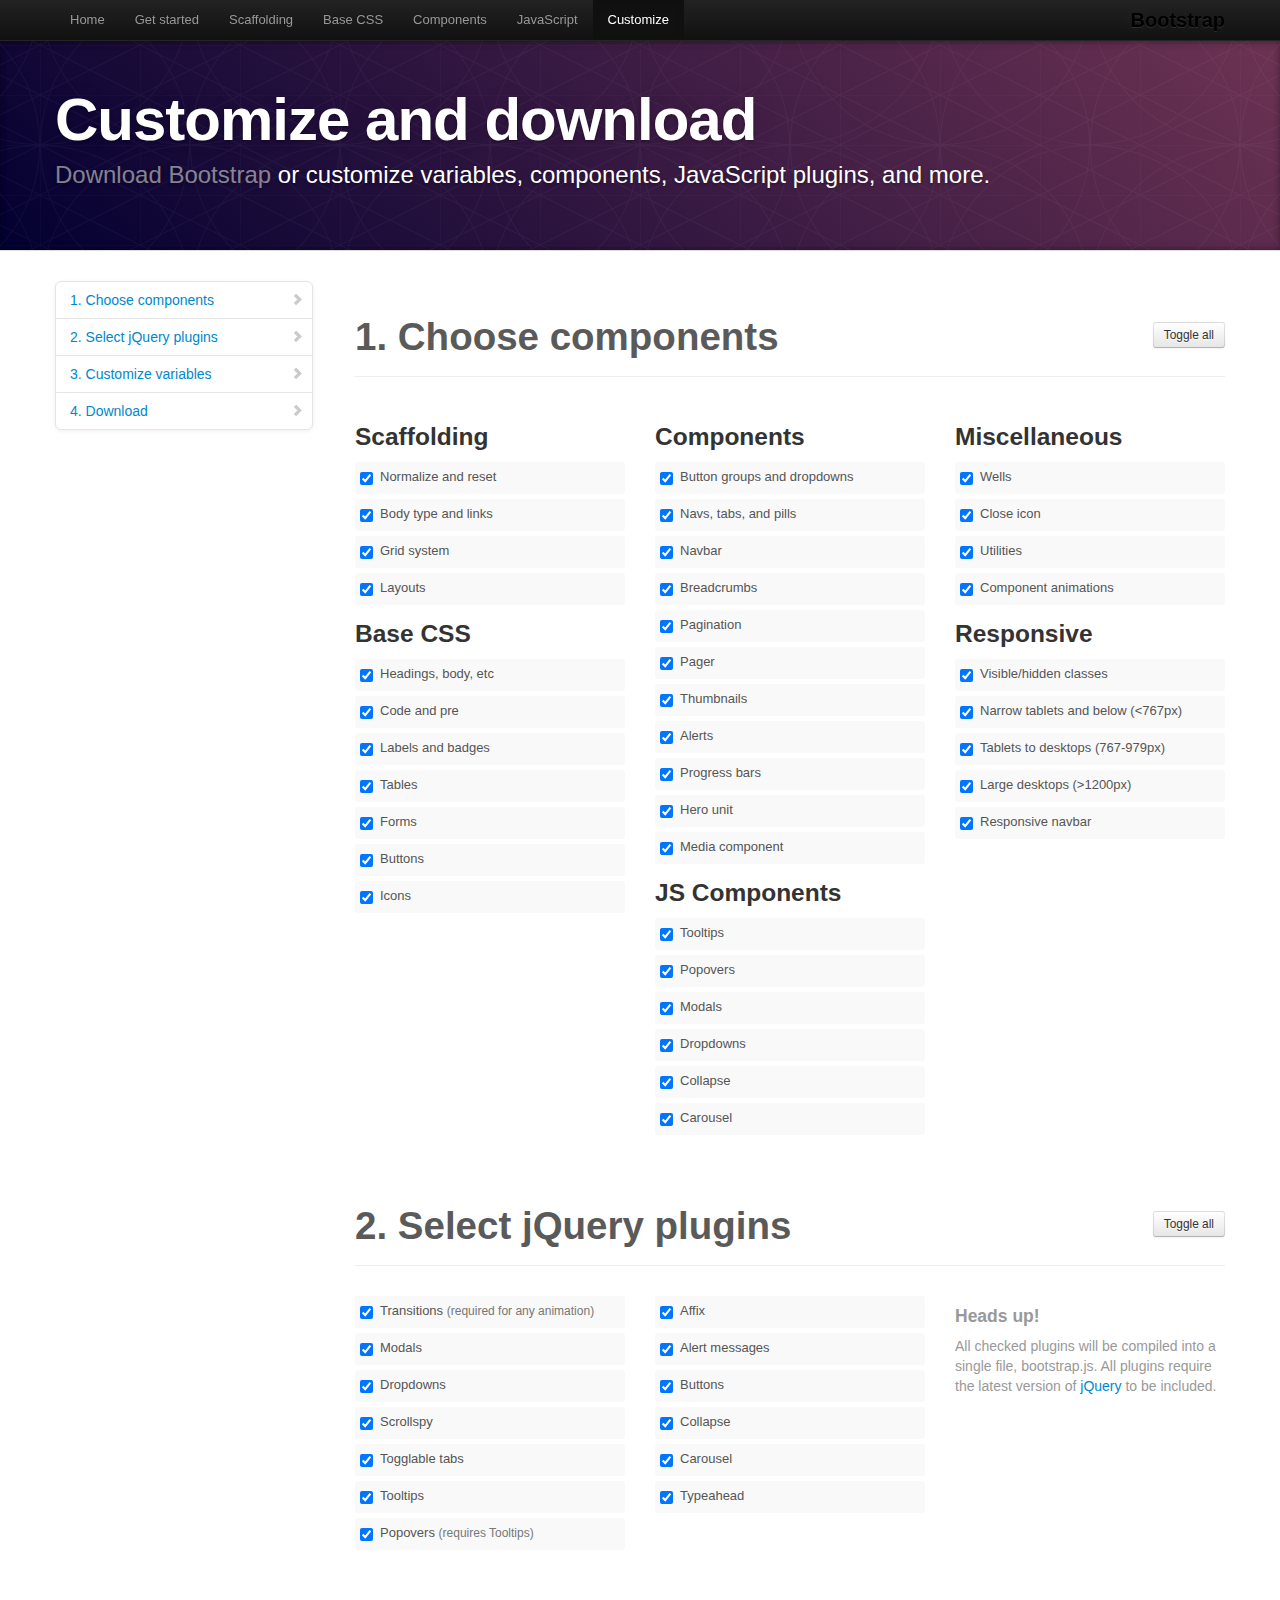
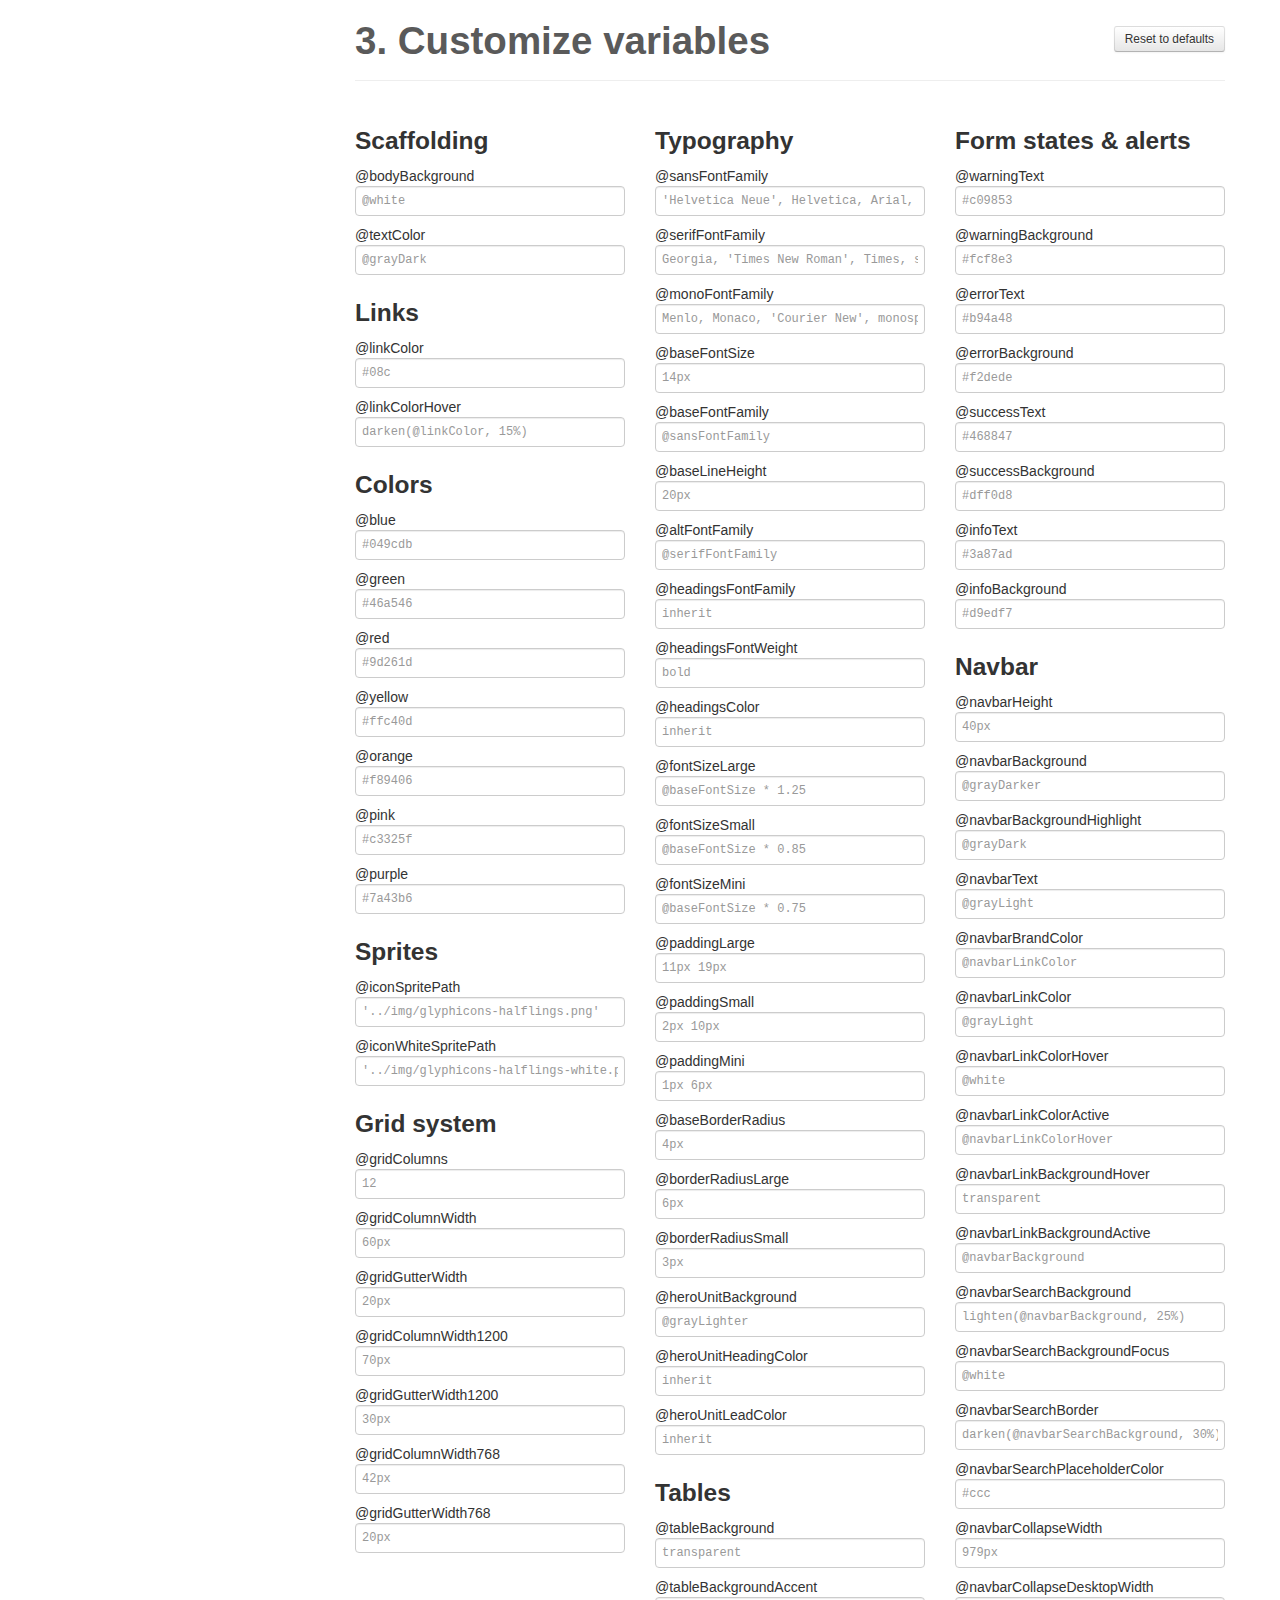
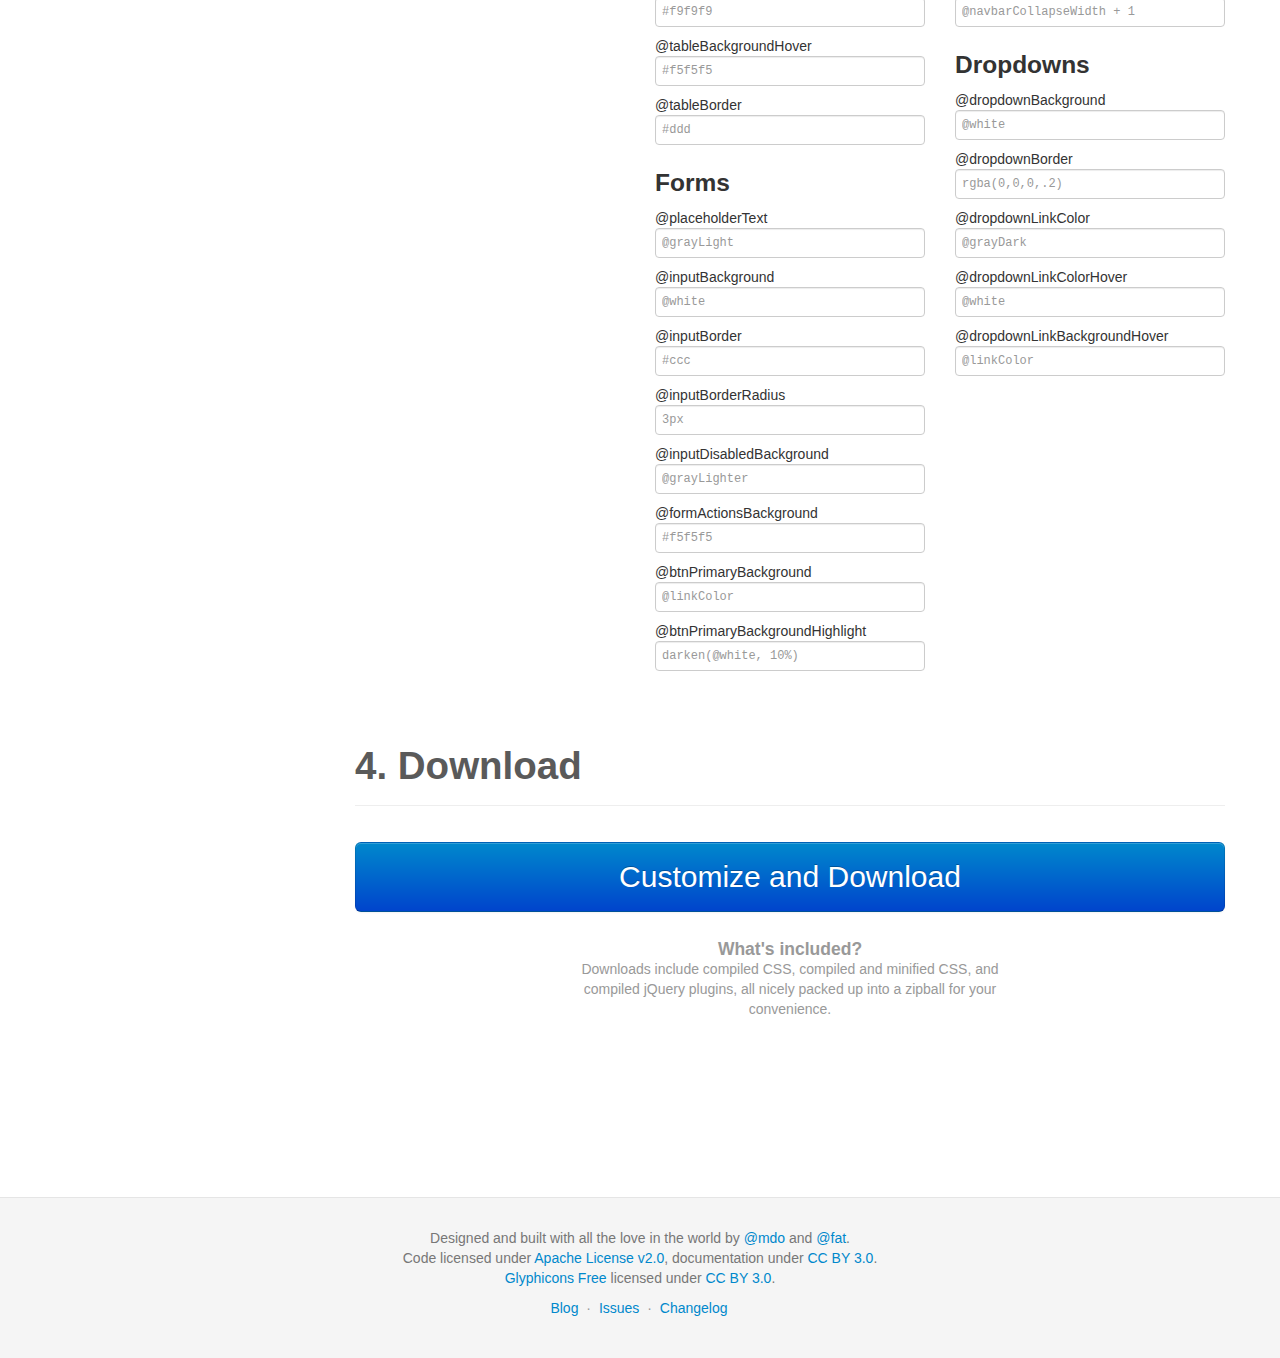
<file: app/lib/bootstrap/docs/customize.html>
<!DOCTYPE html>
<html lang="en">
  <head>
    <meta charset="utf-8">
    <title>Customize · Bootstrap</title>
    <meta name="viewport" content="width=device-width, initial-scale=1.0">
    <meta name="description" content="">
    <meta name="author" content="">

    <!-- Le styles -->
    <link href="assets/css/bootstrap.css" rel="stylesheet">
    <link href="assets/css/bootstrap-responsive.css" rel="stylesheet">
    <link href="assets/css/docs.css" rel="stylesheet">
    <link href="assets/js/google-code-prettify/prettify.css" rel="stylesheet">

    <!-- Le HTML5 shim, for IE6-8 support of HTML5 elements -->
    <!--[if lt IE 9]>
      <script src="assets/js/html5shiv.js"></script>
    <![endif]-->

    <!-- Le fav and touch icons -->
    <link rel="apple-touch-icon-precomposed" sizes="144x144" href="assets/ico/apple-touch-icon-144-precomposed.png">
    <link rel="apple-touch-icon-precomposed" sizes="114x114" href="assets/ico/apple-touch-icon-114-precomposed.png">
      <link rel="apple-touch-icon-precomposed" sizes="72x72" href="assets/ico/apple-touch-icon-72-precomposed.png">
                    <link rel="apple-touch-icon-precomposed" href="assets/ico/apple-touch-icon-57-precomposed.png">
                                   <link rel="shortcut icon" href="assets/ico/favicon.png">

    <script type="text/javascript">
      var _gaq = _gaq || [];
      _gaq.push(['_setAccount', 'UA-146052-10']);
      _gaq.push(['_trackPageview']);
      (function() {
        var ga = document.createElement('script'); ga.type = 'text/javascript'; ga.async = true;
        ga.src = ('https:' == document.location.protocol ? 'https://ssl' : 'http://www') + '.google-analytics.com/ga.js';
        var s = document.getElementsByTagName('script')[0]; s.parentNode.insertBefore(ga, s);
      })();
    </script>
  </head>

  <body data-spy="scroll" data-target=".bs-docs-sidebar">

    <!-- Navbar
    ================================================== -->
    <div class="navbar navbar-inverse navbar-fixed-top">
      <div class="navbar-inner">
        <div class="container">
          <button type="button" class="btn btn-navbar" data-toggle="collapse" data-target=".nav-collapse">
            <span class="icon-bar"></span>
            <span class="icon-bar"></span>
            <span class="icon-bar"></span>
          </button>
          <a class="brand" href="./index.html">Bootstrap</a>
          <div class="nav-collapse collapse">
            <ul class="nav">
              <li class="">
                <a href="./index.html">Home</a>
              </li>
              <li class="">
                <a href="./getting-started.html">Get started</a>
              </li>
              <li class="">
                <a href="./scaffolding.html">Scaffolding</a>
              </li>
              <li class="">
                <a href="./base-css.html">Base CSS</a>
              </li>
              <li class="">
                <a href="./components.html">Components</a>
              </li>
              <li class="">
                <a href="./javascript.html">JavaScript</a>
              </li>
              <li class="active">
                <a href="./customize.html">Customize</a>
              </li>
            </ul>
          </div>
        </div>
      </div>
    </div>

<!-- Masthead
================================================== -->
<header class="jumbotron subhead" id="overview">
  <div class="container">
    <h1>Customize and download</h1>
    <p class="lead"><a href="https://github.com/twitter/bootstrap/archive/v2.3.2.zip">Download Bootstrap</a> or customize variables, components, JavaScript plugins, and more.</p>
  </div>
</header>


  <div class="container">

    <!-- Docs nav
    ================================================== -->
    <div class="row">
      <div class="span3 bs-docs-sidebar">
        <ul class="nav nav-list bs-docs-sidenav">
          <li><a href="#components"><i class="icon-chevron-right"></i> 1. Choose components</a></li>
          <li><a href="#plugins"><i class="icon-chevron-right"></i> 2. Select jQuery plugins</a></li>
          <li><a href="#variables"><i class="icon-chevron-right"></i> 3. Customize variables</a></li>
          <li><a href="#download"><i class="icon-chevron-right"></i> 4. Download</a></li>
        </ul>
      </div>
      <div class="span9">


        <!-- Customize form
        ================================================== -->
        <form>
          <section class="download" id="components">
            <div class="page-header">
              <a class="btn btn-small pull-right toggle-all" href="#">Toggle all</a>
              <h1>
                1. Choose components
              </h1>
            </div>
            <div class="row download-builder">
              <div class="span3">
                <h3>Scaffolding</h3>
                <label class="checkbox"><input checked="checked" type="checkbox" value="reset.less"> Normalize and reset</label>
                <label class="checkbox"><input checked="checked" type="checkbox" value="scaffolding.less"> Body type and links</label>
                <label class="checkbox"><input checked="checked" type="checkbox" value="grid.less"> Grid system</label>
                <label class="checkbox"><input checked="checked" type="checkbox" value="layouts.less"> Layouts</label>
                <h3>Base CSS</h3>
                <label class="checkbox"><input checked="checked" type="checkbox" value="type.less"> Headings, body, etc</label>
                <label class="checkbox"><input checked="checked" type="checkbox" value="code.less"> Code and pre</label>
                <label class="checkbox"><input checked="checked" type="checkbox" value="labels-badges.less"> Labels and badges</label>
                <label class="checkbox"><input checked="checked" type="checkbox" value="tables.less"> Tables</label>
                <label class="checkbox"><input checked="checked" type="checkbox" value="forms.less"> Forms</label>
                <label class="checkbox"><input checked="checked" type="checkbox" value="buttons.less"> Buttons</label>
                <label class="checkbox"><input checked="checked" type="checkbox" value="sprites.less"> Icons</label>
              </div><!-- /span -->
              <div class="span3">
                <h3>Components</h3>
                <label class="checkbox"><input checked="checked" type="checkbox" value="button-groups.less"> Button groups and dropdowns</label>
                <label class="checkbox"><input checked="checked" type="checkbox" value="navs.less"> Navs, tabs, and pills</label>
                <label class="checkbox"><input checked="checked" type="checkbox" value="navbar.less"> Navbar</label>
                <label class="checkbox"><input checked="checked" type="checkbox" value="breadcrumbs.less"> Breadcrumbs</label>
                <label class="checkbox"><input checked="checked" type="checkbox" value="pagination.less"> Pagination</label>
                <label class="checkbox"><input checked="checked" type="checkbox" value="pager.less"> Pager</label>
                <label class="checkbox"><input checked="checked" type="checkbox" value="thumbnails.less"> Thumbnails</label>
                <label class="checkbox"><input checked="checked" type="checkbox" value="alerts.less"> Alerts</label>
                <label class="checkbox"><input checked="checked" type="checkbox" value="progress-bars.less"> Progress bars</label>
                <label class="checkbox"><input checked="checked" type="checkbox" value="hero-unit.less"> Hero unit</label>
                <label class="checkbox"><input checked="checked" type="checkbox" value="media.less"> Media component</label>
                <h3>JS Components</h3>
                <label class="checkbox"><input checked="checked" type="checkbox" value="tooltip.less"> Tooltips</label>
                <label class="checkbox"><input checked="checked" type="checkbox" value="popovers.less"> Popovers</label>
                <label class="checkbox"><input checked="checked" type="checkbox" value="modals.less"> Modals</label>
                <label class="checkbox"><input checked="checked" type="checkbox" value="dropdowns.less"> Dropdowns</label>
                <label class="checkbox"><input checked="checked" type="checkbox" value="accordion.less"> Collapse</label>
                <label class="checkbox"><input checked="checked" type="checkbox" value="carousel.less"> Carousel</label>
              </div><!-- /span -->
              <div class="span3">
                <h3>Miscellaneous</h3>
                <label class="checkbox"><input checked="checked" type="checkbox" value="wells.less"> Wells</label>
                <label class="checkbox"><input checked="checked" type="checkbox" value="close.less"> Close icon</label>
                <label class="checkbox"><input checked="checked" type="checkbox" value="utilities.less"> Utilities</label>
                <label class="checkbox"><input checked="checked" type="checkbox" value="component-animations.less"> Component animations</label>
                <h3>Responsive</h3>
                <label class="checkbox"><input checked="checked" type="checkbox" value="responsive-utilities.less"> Visible/hidden classes</label>
                <label class="checkbox"><input checked="checked" type="checkbox" value="responsive-767px-max.less"> Narrow tablets and below (<767px)</label>
                <label class="checkbox"><input checked="checked" type="checkbox" value="responsive-768px-979px.less"> Tablets to desktops (767-979px)</label>
                <label class="checkbox"><input checked="checked" type="checkbox" value="responsive-1200px-min.less"> Large desktops (>1200px)</label>
                <label class="checkbox"><input checked="checked" type="checkbox" value="responsive-navbar.less"> Responsive navbar</label>
              </div><!-- /span -->
            </div><!-- /row -->
          </section>

          <section class="download" id="plugins">
            <div class="page-header">
              <a class="btn btn-small pull-right toggle-all" href="#">Toggle all</a>
              <h1>
                2. Select jQuery plugins
              </h1>
            </div>
            <div class="row download-builder">
              <div class="span3">
                <label class="checkbox">
                  <input type="checkbox" checked="true" value="bootstrap-transition.js">
                  Transitions <small>(required for any animation)</small>
                </label>
                <label class="checkbox">
                  <input type="checkbox" checked="true" value="bootstrap-modal.js">
                  Modals
                </label>
                <label class="checkbox">
                  <input type="checkbox" checked="true" value="bootstrap-dropdown.js">
                  Dropdowns
                </label>
                <label class="checkbox">
                  <input type="checkbox" checked="true" value="bootstrap-scrollspy.js">
                  Scrollspy
                </label>
                <label class="checkbox">
                  <input type="checkbox" checked="true" value="bootstrap-tab.js">
                  Togglable tabs
                </label>
                <label class="checkbox">
                  <input type="checkbox" checked="true" value="bootstrap-tooltip.js">
                  Tooltips
                </label>
                <label class="checkbox">
                  <input type="checkbox" checked="true" value="bootstrap-popover.js">
                  Popovers <small>(requires Tooltips)</small>
                </label>
              </div><!-- /span -->
              <div class="span3">
                <label class="checkbox">
                  <input type="checkbox" checked="true" value="bootstrap-affix.js">
                  Affix
                </label>
                <label class="checkbox">
                  <input type="checkbox" checked="true" value="bootstrap-alert.js">
                  Alert messages
                </label>
                <label class="checkbox">
                  <input type="checkbox" checked="true" value="bootstrap-button.js">
                  Buttons
                </label>
                <label class="checkbox">
                  <input type="checkbox" checked="true" value="bootstrap-collapse.js">
                  Collapse
                </label>
                <label class="checkbox">
                  <input type="checkbox" checked="true" value="bootstrap-carousel.js">
                  Carousel
                </label>
                <label class="checkbox">
                  <input type="checkbox" checked="true" value="bootstrap-typeahead.js">
                  Typeahead
                </label>
              </div><!-- /span -->
              <div class="span3">
                <h4 class="muted">Heads up!</h4>
                <p class="muted">All checked plugins will be compiled into a single file, bootstrap.js. All plugins require the latest version of <a href="http://jquery.com/" target="_blank">jQuery</a> to be included.</p>
              </div><!-- /span -->
            </div><!-- /row -->
          </section>


          <section class="download" id="variables">
            <div class="page-header">
              <a class="btn btn-small pull-right toggle-all" href="#">Reset to defaults</a>
              <h1>
                3. Customize variables
              </h1>
            </div>
            <div class="row download-builder">
              <div class="span3">
                <h3>Scaffolding</h3>
                <label>@bodyBackground</label>
                <input type="text" class="span3" placeholder="@white">
                <label>@textColor</label>
                <input type="text" class="span3" placeholder="@grayDark">

                <h3>Links</h3>
                <label>@linkColor</label>
                <input type="text" class="span3" placeholder="#08c">
                <label>@linkColorHover</label>
                <input type="text" class="span3" placeholder="darken(@linkColor, 15%)">
                <h3>Colors</h3>
                <label>@blue</label>
                <input type="text" class="span3" placeholder="#049cdb">
                <label>@green</label>
                <input type="text" class="span3" placeholder="#46a546">
                <label>@red</label>
                <input type="text" class="span3" placeholder="#9d261d">
                <label>@yellow</label>
                <input type="text" class="span3" placeholder="#ffc40d">
                <label>@orange</label>
                <input type="text" class="span3" placeholder="#f89406">
                <label>@pink</label>
                <input type="text" class="span3" placeholder="#c3325f">
                <label>@purple</label>
                <input type="text" class="span3" placeholder="#7a43b6">

                <h3>Sprites</h3>
                <label>@iconSpritePath</label>
                <input type="text" class="span3" placeholder="'../img/glyphicons-halflings.png'">
                <label>@iconWhiteSpritePath</label>
                <input type="text" class="span3" placeholder="'../img/glyphicons-halflings-white.png'">

                <h3>Grid system</h3>
                <label>@gridColumns</label>
                <input type="text" class="span3" placeholder="12">
                <label>@gridColumnWidth</label>
                <input type="text" class="span3" placeholder="60px">
                <label>@gridGutterWidth</label>
                <input type="text" class="span3" placeholder="20px">
                <label>@gridColumnWidth1200</label>
                <input type="text" class="span3" placeholder="70px">
                <label>@gridGutterWidth1200</label>
                <input type="text" class="span3" placeholder="30px">
                <label>@gridColumnWidth768</label>
                <input type="text" class="span3" placeholder="42px">
                <label>@gridGutterWidth768</label>
                <input type="text" class="span3" placeholder="20px">

              </div><!-- /span -->
              <div class="span3">

                <h3>Typography</h3>
                <label>@sansFontFamily</label>
                <input type="text" class="span3" placeholder="'Helvetica Neue', Helvetica, Arial, sans-serif">
                <label>@serifFontFamily</label>
                <input type="text" class="span3" placeholder="Georgia, 'Times New Roman', Times, serif">
                <label>@monoFontFamily</label>
                <input type="text" class="span3" placeholder="Menlo, Monaco, 'Courier New', monospace">

                <label>@baseFontSize</label>
                <input type="text" class="span3" placeholder="14px">
                <label>@baseFontFamily</label>
                <input type="text" class="span3" placeholder="@sansFontFamily">
                <label>@baseLineHeight</label>
                <input type="text" class="span3" placeholder="20px">

                <label>@altFontFamily</label>
                <input type="text" class="span3" placeholder="@serifFontFamily">
                <label>@headingsFontFamily</label>
                <input type="text" class="span3" placeholder="inherit">
                <label>@headingsFontWeight</label>
                <input type="text" class="span3" placeholder="bold">
                <label>@headingsColor</label>
                <input type="text" class="span3" placeholder="inherit">

                <label>@fontSizeLarge</label>
                <input type="text" class="span3" placeholder="@baseFontSize * 1.25">
                <label>@fontSizeSmall</label>
                <input type="text" class="span3" placeholder="@baseFontSize * 0.85">
                <label>@fontSizeMini</label>
                <input type="text" class="span3" placeholder="@baseFontSize * 0.75">

                <label>@paddingLarge</label>
                <input type="text" class="span3" placeholder="11px 19px">
                <label>@paddingSmall</label>
                <input type="text" class="span3" placeholder="2px 10px">
                <label>@paddingMini</label>
                <input type="text" class="span3" placeholder="1px 6px">

                <label>@baseBorderRadius</label>
                <input type="text" class="span3" placeholder="4px">
                <label>@borderRadiusLarge</label>
                <input type="text" class="span3" placeholder="6px">
                <label>@borderRadiusSmall</label>
                <input type="text" class="span3" placeholder="3px">

                <label>@heroUnitBackground</label>
                <input type="text" class="span3" placeholder="@grayLighter">
                <label>@heroUnitHeadingColor</label>
                <input type="text" class="span3" placeholder="inherit">
                <label>@heroUnitLeadColor</label>
                <input type="text" class="span3" placeholder="inherit">

                <h3>Tables</h3>
                <label>@tableBackground</label>
                <input type="text" class="span3" placeholder="transparent">
                <label>@tableBackgroundAccent</label>
                <input type="text" class="span3" placeholder="#f9f9f9">
                <label>@tableBackgroundHover</label>
                <input type="text" class="span3" placeholder="#f5f5f5">
                <label>@tableBorder</label>
                <input type="text" class="span3" placeholder="#ddd">

                <h3>Forms</h3>
                <label>@placeholderText</label>
                <input type="text" class="span3" placeholder="@grayLight">
                <label>@inputBackground</label>
                <input type="text" class="span3" placeholder="@white">
                <label>@inputBorder</label>
                <input type="text" class="span3" placeholder="#ccc">
                <label>@inputBorderRadius</label>
                <input type="text" class="span3" placeholder="3px">
                <label>@inputDisabledBackground</label>
                <input type="text" class="span3" placeholder="@grayLighter">
                <label>@formActionsBackground</label>
                <input type="text" class="span3" placeholder="#f5f5f5">
                <label>@btnPrimaryBackground</label>
                <input type="text" class="span3" placeholder="@linkColor">
                <label>@btnPrimaryBackgroundHighlight</label>
                <input type="text" class="span3" placeholder="darken(@white, 10%)">

              </div><!-- /span -->
              <div class="span3">

                <h3>Form states &amp; alerts</h3>
                <label>@warningText</label>
                <input type="text" class="span3" placeholder="#c09853">
                <label>@warningBackground</label>
                <input type="text" class="span3" placeholder="#fcf8e3">
                <label>@errorText</label>
                <input type="text" class="span3" placeholder="#b94a48">
                <label>@errorBackground</label>
                <input type="text" class="span3" placeholder="#f2dede">
                <label>@successText</label>
                <input type="text" class="span3" placeholder="#468847">
                <label>@successBackground</label>
                <input type="text" class="span3" placeholder="#dff0d8">
                <label>@infoText</label>
                <input type="text" class="span3" placeholder="#3a87ad">
                <label>@infoBackground</label>
                <input type="text" class="span3" placeholder="#d9edf7">

                <h3>Navbar</h3>
                <label>@navbarHeight</label>
                <input type="text" class="span3" placeholder="40px">
                <label>@navbarBackground</label>
                <input type="text" class="span3" placeholder="@grayDarker">
                <label>@navbarBackgroundHighlight</label>
                <input type="text" class="span3" placeholder="@grayDark">
                <label>@navbarText</label>
                <input type="text" class="span3" placeholder="@grayLight">
                <label>@navbarBrandColor</label>
                <input type="text" class="span3" placeholder="@navbarLinkColor">
                <label>@navbarLinkColor</label>
                <input type="text" class="span3" placeholder="@grayLight">
                <label>@navbarLinkColorHover</label>
                <input type="text" class="span3" placeholder="@white">
                <label>@navbarLinkColorActive</label>
                <input type="text" class="span3" placeholder="@navbarLinkColorHover">
                <label>@navbarLinkBackgroundHover</label>
                <input type="text" class="span3" placeholder="transparent">
                <label>@navbarLinkBackgroundActive</label>
                <input type="text" class="span3" placeholder="@navbarBackground">
                <label>@navbarSearchBackground</label>
                <input type="text" class="span3" placeholder="lighten(@navbarBackground, 25%)">
                <label>@navbarSearchBackgroundFocus</label>
                <input type="text" class="span3" placeholder="@white">
                <label>@navbarSearchBorder</label>
                <input type="text" class="span3" placeholder="darken(@navbarSearchBackground, 30%)">
                <label>@navbarSearchPlaceholderColor</label>
                <input type="text" class="span3" placeholder="#ccc">

                <label>@navbarCollapseWidth</label>
                <input type="text" class="span3" placeholder="979px">
                <label>@navbarCollapseDesktopWidth</label>
                <input type="text" class="span3" placeholder="@navbarCollapseWidth + 1">

                <h3>Dropdowns</h3>
                <label>@dropdownBackground</label>
                <input type="text" class="span3" placeholder="@white">
                <label>@dropdownBorder</label>
                <input type="text" class="span3" placeholder="rgba(0,0,0,.2)">
                <label>@dropdownLinkColor</label>
                <input type="text" class="span3" placeholder="@grayDark">
                <label>@dropdownLinkColorHover</label>
                <input type="text" class="span3" placeholder="@white">
                <label>@dropdownLinkBackgroundHover</label>
                <input type="text" class="span3" placeholder="@linkColor">
              </div><!-- /span -->
            </div><!-- /row -->
          </section>

          <section class="download" id="download">
            <div class="page-header">
              <h1>
                4. Download
              </h1>
            </div>
            <div class="download-btn">
              <a class="btn btn-primary" href="#" onclick="_gaq.push(['_trackEvent', 'Customize', 'Download', 'Customize and Download']);">Customize and Download</a>
              <h4>What's included?</h4>
              <p>Downloads include compiled CSS, compiled and minified CSS, and compiled jQuery plugins, all nicely packed up into a zipball for your convenience.</p>
            </div>
          </section><!-- /download -->
        </form>



      </div>
    </div>

  </div>



    <!-- Footer
    ================================================== -->
    <footer class="footer">
      <div class="container">
        <p>Designed and built with all the love in the world by <a href="http://twitter.com/mdo" target="_blank">@mdo</a> and <a href="http://twitter.com/fat" target="_blank">@fat</a>.</p>
        <p>Code licensed under <a href="http://www.apache.org/licenses/LICENSE-2.0" target="_blank">Apache License v2.0</a>, documentation under <a href="http://creativecommons.org/licenses/by/3.0/">CC BY 3.0</a>.</p>
        <p><a href="http://glyphicons.com">Glyphicons Free</a> licensed under <a href="http://creativecommons.org/licenses/by/3.0/">CC BY 3.0</a>.</p>
        <ul class="footer-links">
          <li><a href="http://blog.getbootstrap.com">Blog</a></li>
          <li class="muted">&middot;</li>
          <li><a href="https://github.com/twbs/bootstrap/issues?state=open">Issues</a></li>
          <li class="muted">&middot;</li>
          <li><a href="https://github.com/twbs/bootstrap/releases">Changelog</a></li>
        </ul>
      </div>
    </footer>



    <!-- Le javascript
    ================================================== -->
    <!-- Placed at the end of the document so the pages load faster -->
    <script type="text/javascript" src="http://platform.twitter.com/widgets.js"></script>
    <script src="assets/js/jquery.js"></script>
    <script src="assets/js/bootstrap-transition.js"></script>
    <script src="assets/js/bootstrap-alert.js"></script>
    <script src="assets/js/bootstrap-modal.js"></script>
    <script src="assets/js/bootstrap-dropdown.js"></script>
    <script src="assets/js/bootstrap-scrollspy.js"></script>
    <script src="assets/js/bootstrap-tab.js"></script>
    <script src="assets/js/bootstrap-tooltip.js"></script>
    <script src="assets/js/bootstrap-popover.js"></script>
    <script src="assets/js/bootstrap-button.js"></script>
    <script src="assets/js/bootstrap-collapse.js"></script>
    <script src="assets/js/bootstrap-carousel.js"></script>
    <script src="assets/js/bootstrap-typeahead.js"></script>
    <script src="assets/js/bootstrap-affix.js"></script>

    <script src="assets/js/holder/holder.js"></script>
    <script src="assets/js/google-code-prettify/prettify.js"></script>

    <script src="assets/js/application.js"></script>


    <!-- Analytics
    ================================================== -->
    <script>
      var _gauges = _gauges || [];
      (function() {
        var t   = document.createElement('script');
        t.type  = 'text/javascript';
        t.async = true;
        t.id    = 'gauges-tracker';
        t.setAttribute('data-site-id', '4f0dc9fef5a1f55508000013');
        t.src = '//secure.gaug.es/track.js';
        var s = document.getElementsByTagName('script')[0];
        s.parentNode.insertBefore(t, s);
      })();
    </script>

  </body>
</html>
</file>
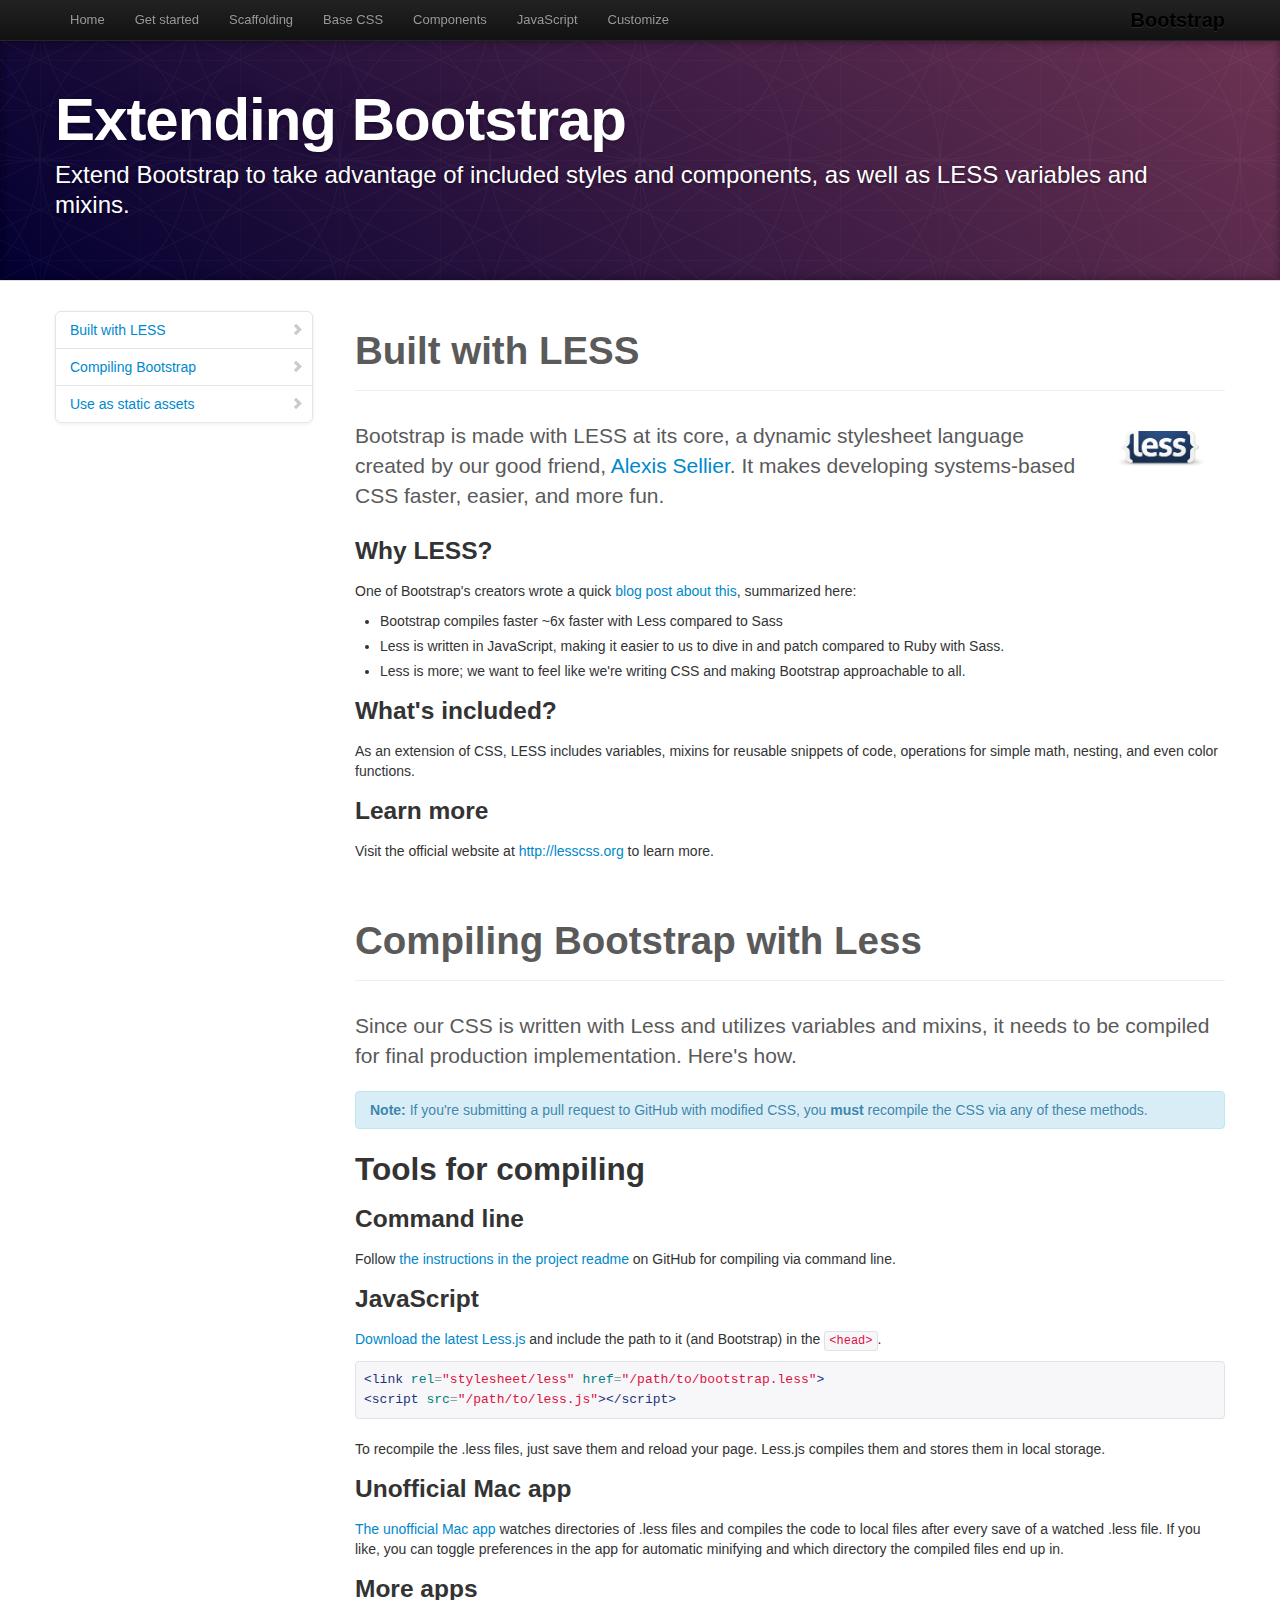
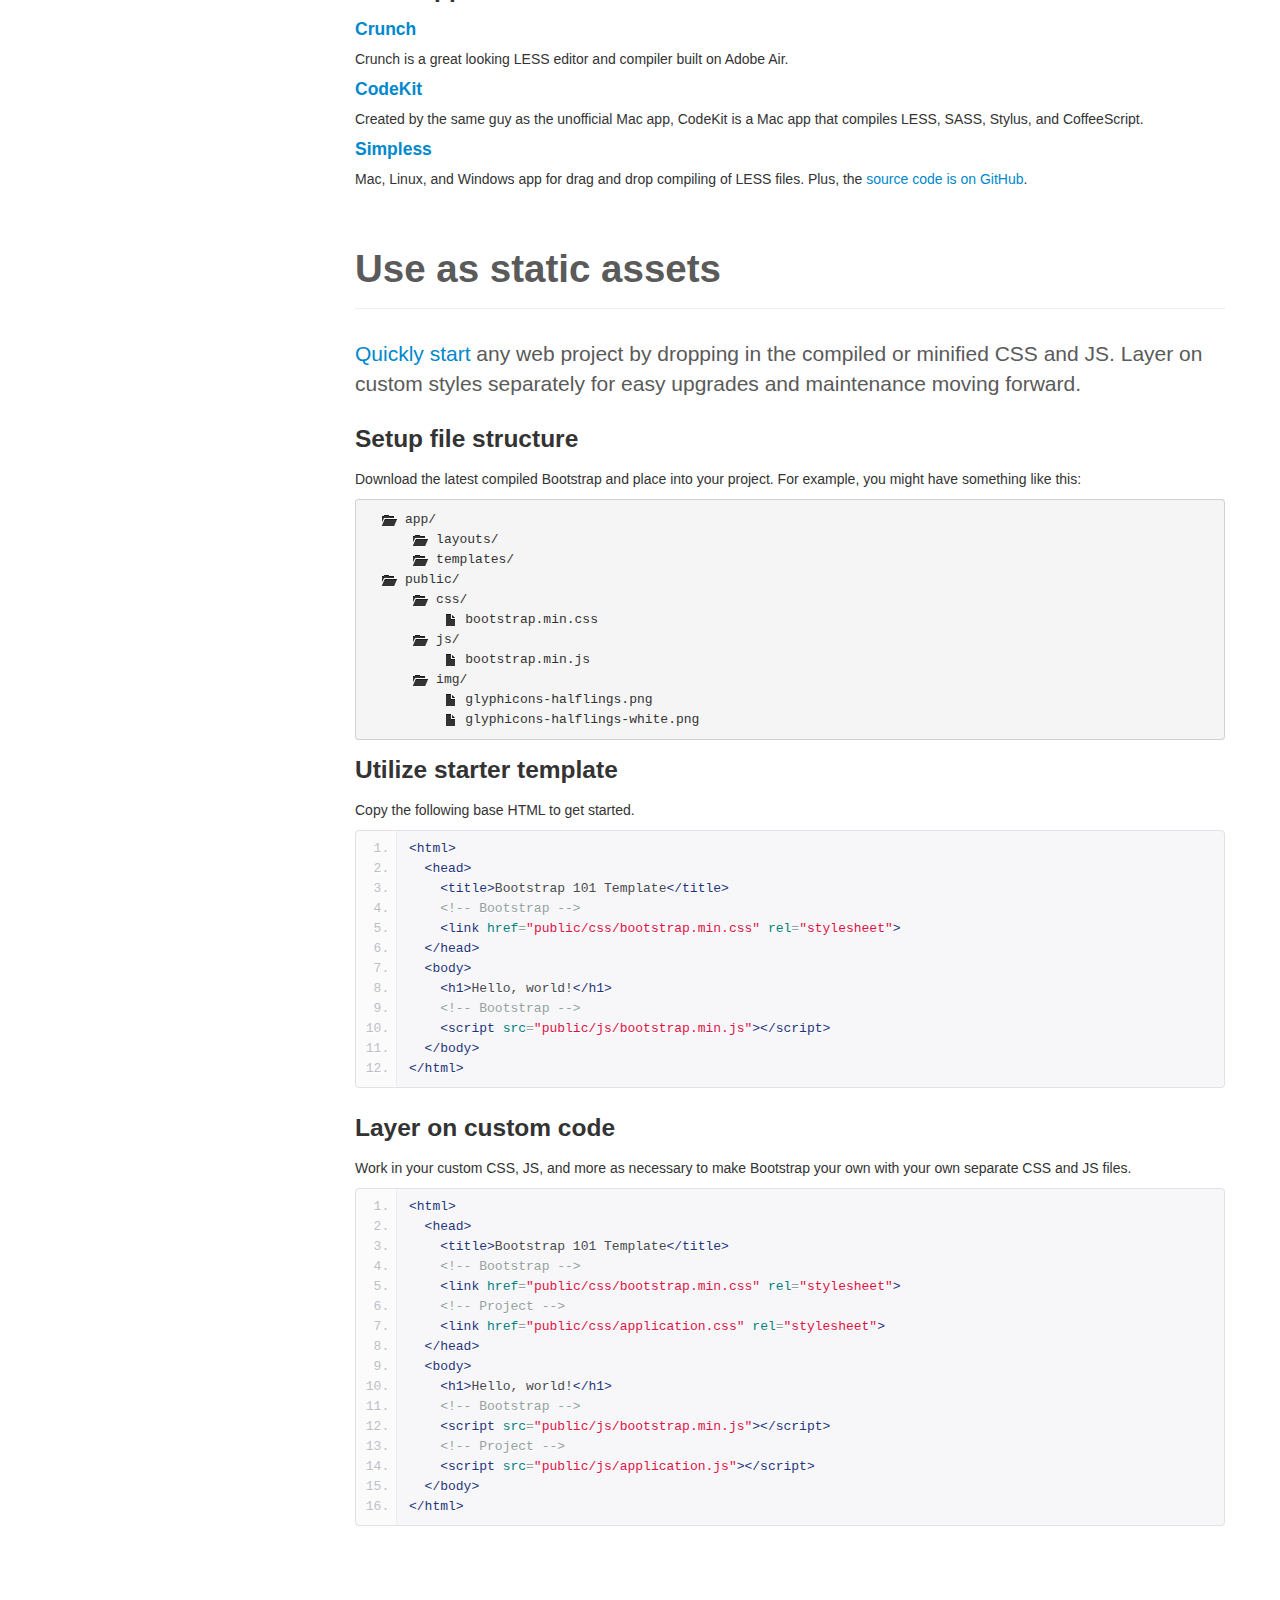
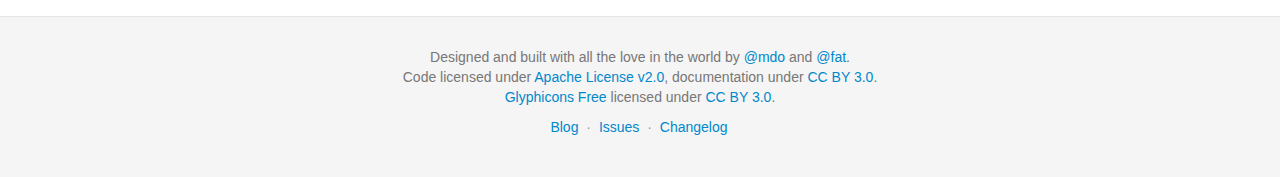
<file: app/lib/bootstrap/docs/extend.html>
<!DOCTYPE html>
<html lang="en">
  <head>
    <meta charset="utf-8">
    <title>Extend · Bootstrap</title>
    <meta name="viewport" content="width=device-width, initial-scale=1.0">
    <meta name="description" content="">
    <meta name="author" content="">

    <!-- Le styles -->
    <link href="assets/css/bootstrap.css" rel="stylesheet">
    <link href="assets/css/bootstrap-responsive.css" rel="stylesheet">
    <link href="assets/css/docs.css" rel="stylesheet">
    <link href="assets/js/google-code-prettify/prettify.css" rel="stylesheet">

    <!-- Le HTML5 shim, for IE6-8 support of HTML5 elements -->
    <!--[if lt IE 9]>
      <script src="assets/js/html5shiv.js"></script>
    <![endif]-->

    <!-- Le fav and touch icons -->
    <link rel="apple-touch-icon-precomposed" sizes="144x144" href="assets/ico/apple-touch-icon-144-precomposed.png">
    <link rel="apple-touch-icon-precomposed" sizes="114x114" href="assets/ico/apple-touch-icon-114-precomposed.png">
      <link rel="apple-touch-icon-precomposed" sizes="72x72" href="assets/ico/apple-touch-icon-72-precomposed.png">
                    <link rel="apple-touch-icon-precomposed" href="assets/ico/apple-touch-icon-57-precomposed.png">
                                   <link rel="shortcut icon" href="assets/ico/favicon.png">

    <script type="text/javascript">
      var _gaq = _gaq || [];
      _gaq.push(['_setAccount', 'UA-146052-10']);
      _gaq.push(['_trackPageview']);
      (function() {
        var ga = document.createElement('script'); ga.type = 'text/javascript'; ga.async = true;
        ga.src = ('https:' == document.location.protocol ? 'https://ssl' : 'http://www') + '.google-analytics.com/ga.js';
        var s = document.getElementsByTagName('script')[0]; s.parentNode.insertBefore(ga, s);
      })();
    </script>
  </head>

  <body data-spy="scroll" data-target=".bs-docs-sidebar">

    <!-- Navbar
    ================================================== -->
    <div class="navbar navbar-inverse navbar-fixed-top">
      <div class="navbar-inner">
        <div class="container">
          <button type="button" class="btn btn-navbar" data-toggle="collapse" data-target=".nav-collapse">
            <span class="icon-bar"></span>
            <span class="icon-bar"></span>
            <span class="icon-bar"></span>
          </button>
          <a class="brand" href="./index.html">Bootstrap</a>
          <div class="nav-collapse collapse">
            <ul class="nav">
              <li class="">
                <a href="./index.html">Home</a>
              </li>
              <li class="">
                <a href="./getting-started.html">Get started</a>
              </li>
              <li class="">
                <a href="./scaffolding.html">Scaffolding</a>
              </li>
              <li class="">
                <a href="./base-css.html">Base CSS</a>
              </li>
              <li class="">
                <a href="./components.html">Components</a>
              </li>
              <li class="">
                <a href="./javascript.html">JavaScript</a>
              </li>
              <li class="">
                <a href="./customize.html">Customize</a>
              </li>
            </ul>
          </div>
        </div>
      </div>
    </div>

<!-- Subhead
================================================== -->
<header class="jumbotron subhead" id="overview">
  <div class="container">
    <h1>Extending Bootstrap</h1>
    <p class="lead">Extend Bootstrap to take advantage of included styles and components, as well as LESS variables and mixins.</p>
  <div>
</header>

  <div class="container">

    <!-- Docs nav
    ================================================== -->
    <div class="row">
      <div class="span3 bs-docs-sidebar">
        <ul class="nav nav-list bs-docs-sidenav">
          <li><a href="#built-with-less"><i class="icon-chevron-right"></i> Built with LESS</a></li>
          <li><a href="#compiling"><i class="icon-chevron-right"></i> Compiling Bootstrap</a></li>
          <li><a href="#static-assets"><i class="icon-chevron-right"></i> Use as static assets</a></li>
        </ul>
      </div>
      <div class="span9">



        <!-- BUILT WITH LESS
        ================================================== -->
        <section id="built-with-less">
          <div class="page-header">
            <h1>Built with LESS</h1>
          </div>

          <img style="float: right; height: 36px; margin: 10px 20px 20px" src="assets/img/less-logo-large.png" alt="LESS CSS">
          <p class="lead">Bootstrap is made with LESS at its core, a dynamic stylesheet language created by our good friend, <a href="http://cloudhead.io">Alexis Sellier</a>. It makes developing systems-based CSS faster, easier, and more fun.</p>

          <h3>Why LESS?</h3>
          <p>One of Bootstrap's creators wrote a quick <a href="http://www.wordsbyf.at/2012/03/08/why-less/">blog post about this</a>, summarized here:</p>
          <ul>
            <li>Bootstrap compiles faster ~6x faster with Less compared to Sass</li>
            <li>Less is written in JavaScript, making it easier to us to dive in and patch compared to Ruby with Sass.</li>
            <li>Less is more; we want to feel like we're writing CSS and making Bootstrap approachable to all.</li>
          </ul>

          <h3>What's included?</h3>
          <p>As an extension of CSS, LESS includes variables, mixins for reusable snippets of code, operations for simple math, nesting, and even color functions.</p>

          <h3>Learn more</h3>
          <p>Visit the official website at <a href="http://lesscss.org">http://lesscss.org</a> to learn more.</p>
        </section>



        <!-- COMPILING LESS AND BOOTSTRAP
        ================================================== -->
        <section id="compiling">
          <div class="page-header">
            <h1>Compiling Bootstrap with Less</h1>
          </div>

          <p class="lead">Since our CSS is written with Less and utilizes variables and mixins, it needs to be compiled for final production implementation. Here's how.</p>

          <div class="alert alert-info">
            <strong>Note:</strong> If you're submitting a pull request to GitHub with modified CSS, you <strong>must</strong> recompile the CSS via any of these methods.
          </div>

          <h2>Tools for compiling</h2>

          <h3>Command line</h3>
          <p>Follow <a href="https://github.com/twbs/bootstrap#developers">the instructions in the project readme</a> on GitHub for compiling via command line.</p>

          <h3>JavaScript</h3>
          <p><a href="http://lesscss.org/">Download the latest Less.js</a> and include the path to it (and Bootstrap) in the <code>&lt;head&gt;</code>.</p>
<pre class="prettyprint">
&lt;link rel="stylesheet/less" href="/path/to/bootstrap.less"&gt;
&lt;script src="/path/to/less.js"&gt;&lt;/script&gt;
</pre>
          <p>To recompile the .less files, just save them and reload your page. Less.js compiles them and stores them in local storage.</p>

          <h3>Unofficial Mac app</h3>
          <p><a href="http://incident57.com/less/">The unofficial Mac app</a> watches directories of .less files and compiles the code to local files after every save of a watched .less file. If you like, you can toggle preferences in the app for automatic minifying and which directory the compiled files end up in.</p>

          <h3>More apps</h3>
          <h4><a href="http://crunchapp.net/" target="_blank">Crunch</a></h4>
          <p>Crunch is a great looking LESS editor and compiler built on Adobe Air.</p>
          <h4><a href="http://incident57.com/codekit/" target="_blank">CodeKit</a></h4>
          <p>Created by the same guy as the unofficial Mac app, CodeKit is a Mac app that compiles LESS, SASS, Stylus, and CoffeeScript.</p>
          <h4><a href="http://wearekiss.com/simpless" target="_blank">Simpless</a></h4>
          <p>Mac, Linux, and Windows app for drag and drop compiling of LESS files. Plus, the <a href="https://github.com/Paratron/SimpLESS" target="_blank">source code is on GitHub</a>.</p>

        </section>



        <!-- Static assets
        ================================================== -->
        <section id="static-assets">
          <div class="page-header">
            <h1>Use as static assets</h1>
          </div>
          <p class="lead"><a href="./getting-started.html">Quickly start</a> any web project by dropping in the compiled or minified CSS and JS. Layer on custom styles separately for easy upgrades and maintenance moving forward.</p>

          <h3>Setup file structure</h3>
          <p>Download the latest compiled Bootstrap and place into your project. For example, you might have something like this:</p>
<pre>
  <span class="icon-folder-open"></span> app/
      <span class="icon-folder-open"></span> layouts/
      <span class="icon-folder-open"></span> templates/
  <span class="icon-folder-open"></span> public/
      <span class="icon-folder-open"></span> css/
          <span class="icon-file"></span> bootstrap.min.css
      <span class="icon-folder-open"></span> js/
          <span class="icon-file"></span> bootstrap.min.js
      <span class="icon-folder-open"></span> img/
          <span class="icon-file"></span> glyphicons-halflings.png
          <span class="icon-file"></span> glyphicons-halflings-white.png
</pre>

          <h3>Utilize starter template</h3>
          <p>Copy the following base HTML to get started.</p>
<pre class="prettyprint linenums">
&lt;html&gt;
  &lt;head&gt;
    &lt;title&gt;Bootstrap 101 Template&lt;/title&gt;
    &lt;!-- Bootstrap --&gt;
    &lt;link href="public/css/bootstrap.min.css" rel="stylesheet"&gt;
  &lt;/head&gt;
  &lt;body&gt;
    &lt;h1&gt;Hello, world!&lt;/h1&gt;
    &lt;!-- Bootstrap --&gt;
    &lt;script src="public/js/bootstrap.min.js"&gt;&lt;/script&gt;
  &lt;/body&gt;
&lt;/html&gt;
</pre>

          <h3>Layer on custom code</h3>
          <p>Work in your custom CSS, JS, and more as necessary to make Bootstrap your own with your own separate CSS and JS files.</p>
<pre class="prettyprint linenums">
&lt;html&gt;
  &lt;head&gt;
    &lt;title&gt;Bootstrap 101 Template&lt;/title&gt;
    &lt;!-- Bootstrap --&gt;
    &lt;link href="public/css/bootstrap.min.css" rel="stylesheet"&gt;
    &lt;!-- Project --&gt;
    &lt;link href="public/css/application.css" rel="stylesheet"&gt;
  &lt;/head&gt;
  &lt;body&gt;
    &lt;h1&gt;Hello, world!&lt;/h1&gt;
    &lt;!-- Bootstrap --&gt;
    &lt;script src="public/js/bootstrap.min.js"&gt;&lt;/script&gt;
    &lt;!-- Project --&gt;
    &lt;script src="public/js/application.js"&gt;&lt;/script&gt;
  &lt;/body&gt;
&lt;/html&gt;
</pre>

        </section>

      </div>
    </div>

  </div>



    <!-- Footer
    ================================================== -->
    <footer class="footer">
      <div class="container">
        <p>Designed and built with all the love in the world by <a href="http://twitter.com/mdo" target="_blank">@mdo</a> and <a href="http://twitter.com/fat" target="_blank">@fat</a>.</p>
        <p>Code licensed under <a href="http://www.apache.org/licenses/LICENSE-2.0" target="_blank">Apache License v2.0</a>, documentation under <a href="http://creativecommons.org/licenses/by/3.0/">CC BY 3.0</a>.</p>
        <p><a href="http://glyphicons.com">Glyphicons Free</a> licensed under <a href="http://creativecommons.org/licenses/by/3.0/">CC BY 3.0</a>.</p>
        <ul class="footer-links">
          <li><a href="http://blog.getbootstrap.com">Blog</a></li>
          <li class="muted">&middot;</li>
          <li><a href="https://github.com/twbs/bootstrap/issues?state=open">Issues</a></li>
          <li class="muted">&middot;</li>
          <li><a href="https://github.com/twbs/bootstrap/releases">Changelog</a></li>
        </ul>
      </div>
    </footer>



    <!-- Le javascript
    ================================================== -->
    <!-- Placed at the end of the document so the pages load faster -->
    <script type="text/javascript" src="http://platform.twitter.com/widgets.js"></script>
    <script src="assets/js/jquery.js"></script>
    <script src="assets/js/bootstrap-transition.js"></script>
    <script src="assets/js/bootstrap-alert.js"></script>
    <script src="assets/js/bootstrap-modal.js"></script>
    <script src="assets/js/bootstrap-dropdown.js"></script>
    <script src="assets/js/bootstrap-scrollspy.js"></script>
    <script src="assets/js/bootstrap-tab.js"></script>
    <script src="assets/js/bootstrap-tooltip.js"></script>
    <script src="assets/js/bootstrap-popover.js"></script>
    <script src="assets/js/bootstrap-button.js"></script>
    <script src="assets/js/bootstrap-collapse.js"></script>
    <script src="assets/js/bootstrap-carousel.js"></script>
    <script src="assets/js/bootstrap-typeahead.js"></script>
    <script src="assets/js/bootstrap-affix.js"></script>

    <script src="assets/js/holder/holder.js"></script>
    <script src="assets/js/google-code-prettify/prettify.js"></script>

    <script src="assets/js/application.js"></script>


    <!-- Analytics
    ================================================== -->
    <script>
      var _gauges = _gauges || [];
      (function() {
        var t   = document.createElement('script');
        t.type  = 'text/javascript';
        t.async = true;
        t.id    = 'gauges-tracker';
        t.setAttribute('data-site-id', '4f0dc9fef5a1f55508000013');
        t.src = '//secure.gaug.es/track.js';
        var s = document.getElementsByTagName('script')[0];
        s.parentNode.insertBefore(t, s);
      })();
    </script>

  </body>
</html>
</file>
<file: app/lib/bootstrap/docs/assets/js/google-code-prettify/prettify.css>
.com { color: #93a1a1; }
.lit { color: #195f91; }
.pun, .opn, .clo { color: #93a1a1; }
.fun { color: #dc322f; }
.str, .atv { color: #D14; }
.kwd, .prettyprint .tag { color: #1e347b; }
.typ, .atn, .dec, .var { color: teal; }
.pln { color: #48484c; }

.prettyprint {
  padding: 8px;
  background-color: #f7f7f9;
  border: 1px solid #e1e1e8;
}
.prettyprint.linenums {
  -webkit-box-shadow: inset 40px 0 0 #fbfbfc, inset 41px 0 0 #ececf0;
     -moz-box-shadow: inset 40px 0 0 #fbfbfc, inset 41px 0 0 #ececf0;
          box-shadow: inset 40px 0 0 #fbfbfc, inset 41px 0 0 #ececf0;
}

/* Specify class=linenums on a pre to get line numbering */
ol.linenums {
  margin: 0 0 0 33px; /* IE indents via margin-left */
}
ol.linenums li {
  padding-left: 12px;
  color: #bebec5;
  line-height: 20px;
  text-shadow: 0 1px 0 #fff;
}
</file>
<file: app/lib/bootstrap/docs/assets/css/docs.css>
/* Add additional stylesheets below
-------------------------------------------------- */
/*
  Bootstrap's documentation styles
  Special styles for presenting Bootstrap's documentation and examples
*/



/* Body and structure
-------------------------------------------------- */

body {
  position: relative;
  padding-top: 40px;
}

/* Code in headings */
h3 code {
  font-size: 14px;
  font-weight: normal;
}



/* Tweak navbar brand link to be super sleek
-------------------------------------------------- */

body > .navbar {
  font-size: 13px;
}

/* Change the docs' brand */
body > .navbar .brand {
  padding-right: 0;
  padding-left: 0;
  margin-left: 20px;
  float: right;
  font-weight: bold;
  color: #000;
  text-shadow: 0 1px 0 rgba(255,255,255,.1), 0 0 30px rgba(255,255,255,.125);
  -webkit-transition: all .2s linear;
     -moz-transition: all .2s linear;
          transition: all .2s linear;
}
body > .navbar .brand:hover {
  text-decoration: none;
  text-shadow: 0 1px 0 rgba(255,255,255,.1), 0 0 30px rgba(255,255,255,.4);
}


/* Sections
-------------------------------------------------- */

/* padding for in-page bookmarks and fixed navbar */
section {
  padding-top: 30px;
}
section > .page-header,
section > .lead {
  color: #5a5a5a;
}
section > ul li {
  margin-bottom: 5px;
}

/* Separators (hr) */
.bs-docs-separator {
  margin: 40px 0 39px;
}

/* Faded out hr */
hr.soften {
  height: 1px;
  margin: 70px 0;
  background-image: -webkit-linear-gradient(left, rgba(0,0,0,0), rgba(0,0,0,.1), rgba(0,0,0,0));
  background-image:    -moz-linear-gradient(left, rgba(0,0,0,0), rgba(0,0,0,.1), rgba(0,0,0,0));
  background-image:     -ms-linear-gradient(left, rgba(0,0,0,0), rgba(0,0,0,.1), rgba(0,0,0,0));
  background-image:      -o-linear-gradient(left, rgba(0,0,0,0), rgba(0,0,0,.1), rgba(0,0,0,0));
  border: 0;
}



/* Jumbotrons
-------------------------------------------------- */

/* Base class
------------------------- */
.jumbotron {
  position: relative;
  padding: 40px 0;
  color: #fff;
  text-align: center;
  text-shadow: 0 1px 3px rgba(0,0,0,.4), 0 0 30px rgba(0,0,0,.075);
  background: #020031; /* Old browsers */
  background: -moz-linear-gradient(45deg,  #020031 0%, #6d3353 100%); /* FF3.6+ */
  background: -webkit-gradient(linear, left bottom, right top, color-stop(0%,#020031), color-stop(100%,#6d3353)); /* Chrome,Safari4+ */
  background: -webkit-linear-gradient(45deg,  #020031 0%,#6d3353 100%); /* Chrome10+,Safari5.1+ */
  background: -o-linear-gradient(45deg,  #020031 0%,#6d3353 100%); /* Opera 11.10+ */
  background: -ms-linear-gradient(45deg,  #020031 0%,#6d3353 100%); /* IE10+ */
  background: linear-gradient(45deg,  #020031 0%,#6d3353 100%); /* W3C */
  filter: progid:DXImageTransform.Microsoft.gradient( startColorstr='#020031', endColorstr='#6d3353',GradientType=1 ); /* IE6-9 fallback on horizontal gradient */
  -webkit-box-shadow: inset 0 3px 7px rgba(0,0,0,.2), inset 0 -3px 7px rgba(0,0,0,.2);
     -moz-box-shadow: inset 0 3px 7px rgba(0,0,0,.2), inset 0 -3px 7px rgba(0,0,0,.2);
          box-shadow: inset 0 3px 7px rgba(0,0,0,.2), inset 0 -3px 7px rgba(0,0,0,.2);
}
.jumbotron h1 {
  font-size: 80px;
  font-weight: bold;
  letter-spacing: -1px;
  line-height: 1;
}
.jumbotron p {
  font-size: 24px;
  font-weight: 300;
  line-height: 1.25;
  margin-bottom: 30px;
}

/* Link styles (used on .masthead-links as well) */
.jumbotron a {
  color: #fff;
  color: rgba(255,255,255,.5);
  -webkit-transition: all .2s ease-in-out;
     -moz-transition: all .2s ease-in-out;
          transition: all .2s ease-in-out;
}
.jumbotron a:hover {
  color: #fff;
  text-shadow: 0 0 10px rgba(255,255,255,.25);
}

/* Download button */
.masthead .btn {
  padding: 19px 24px;
  font-size: 24px;
  font-weight: 200;
  color: #fff; /* redeclare to override the `.jumbotron a` */
  border: 0;
  -webkit-border-radius: 6px;
     -moz-border-radius: 6px;
          border-radius: 6px;
  -webkit-box-shadow: inset 0 1px 0 rgba(255,255,255,.1), 0 1px 5px rgba(0,0,0,.25);
     -moz-box-shadow: inset 0 1px 0 rgba(255,255,255,.1), 0 1px 5px rgba(0,0,0,.25);
          box-shadow: inset 0 1px 0 rgba(255,255,255,.1), 0 1px 5px rgba(0,0,0,.25);
  -webkit-transition: none;
     -moz-transition: none;
          transition: none;
}
.masthead .btn:hover {
  -webkit-box-shadow: inset 0 1px 0 rgba(255,255,255,.1), 0 1px 5px rgba(0,0,0,.25);
     -moz-box-shadow: inset 0 1px 0 rgba(255,255,255,.1), 0 1px 5px rgba(0,0,0,.25);
          box-shadow: inset 0 1px 0 rgba(255,255,255,.1), 0 1px 5px rgba(0,0,0,.25);
}
.masthead .btn:active {
  -webkit-box-shadow: inset 0 2px 4px rgba(0,0,0,.1), 0 1px 0 rgba(255,255,255,.1);
     -moz-box-shadow: inset 0 2px 4px rgba(0,0,0,.1), 0 1px 0 rgba(255,255,255,.1);
          box-shadow: inset 0 2px 4px rgba(0,0,0,.1), 0 1px 0 rgba(255,255,255,.1);
}


/* Pattern overlay
------------------------- */
.jumbotron .container {
  position: relative;
  z-index: 2;
}
.jumbotron:after {
  content: '';
  display: block;
  position: absolute;
  top: 0;
  right: 0;
  bottom: 0;
  left: 0;
  background: url(../img/bs-docs-masthead-pattern.png) repeat center center;
  opacity: .4;
}
@media
only screen and (-webkit-min-device-pixel-ratio: 2),
only screen and (   min--moz-device-pixel-ratio: 2),
only screen and (     -o-min-device-pixel-ratio: 2/1) {

  .jumbotron:after {
    background-size: 150px 150px;
  }

}

/* Masthead (docs home)
------------------------- */
.masthead {
  padding: 70px 0 80px;
  margin-bottom: 0;
  color: #fff;
}
.masthead h1 {
  font-size: 120px;
  line-height: 1;
  letter-spacing: -2px;
}
.masthead p {
  font-size: 40px;
  font-weight: 200;
  line-height: 1.25;
}

/* Textual links in masthead */
.masthead-links {
  margin: 0;
  list-style: none;
}
.masthead-links li {
  display: inline;
  padding: 0 10px;
  color: rgba(255,255,255,.25);
}

/* Social proof buttons from GitHub & Twitter */
.bs-docs-social {
  padding: 15px 0;
  text-align: center;
  background-color: #f5f5f5;
  border-top: 1px solid #fff;
  border-bottom: 1px solid #ddd;
}

/* Quick links on Home */
.bs-docs-social-buttons {
  margin-left: 0;
  margin-bottom: 0;
  padding-left: 0;
  list-style: none;
}
.bs-docs-social-buttons li {
  display: inline-block;
  padding: 5px 8px;
  line-height: 1;
  *display: inline;
  *zoom: 1;
}

/* Subhead (other pages)
------------------------- */
.subhead {
  text-align: left;
  border-bottom: 1px solid #ddd;
}
.subhead h1 {
  font-size: 60px;
}
.subhead p {
  margin-bottom: 20px;
}
.subhead .navbar {
  display: none;
}



/* Marketing section of Overview
-------------------------------------------------- */

.marketing {
  text-align: center;
  color: #5a5a5a;
}
.marketing h1 {
  margin: 60px 0 10px;
  font-size: 60px;
  font-weight: 200;
  line-height: 1;
  letter-spacing: -1px;
}
.marketing h2 {
  font-weight: 200;
  margin-bottom: 5px;
}
.marketing p {
  font-size: 16px;
  line-height: 1.5;
}
.marketing .marketing-byline {
  margin-bottom: 40px;
  font-size: 20px;
  font-weight: 300;
  line-height: 1.25;
  color: #999;
}
.marketing-img {
  display: block;
  margin: 0 auto 30px;
  max-height: 145px;
}



/* Footer
-------------------------------------------------- */

.footer {
  text-align: center;
  padding: 30px 0;
  margin-top: 70px;
  border-top: 1px solid #e5e5e5;
  background-color: #f5f5f5;
}
.footer p {
  margin-bottom: 0;
  color: #777;
}
.footer-links {
  margin: 10px 0;
}
.footer-links li {
  display: inline;
  padding: 0 2px;
}
.footer-links li:first-child {
  padding-left: 0;
}



/* Special grid styles
-------------------------------------------------- */

.show-grid {
  margin-top: 10px;
  margin-bottom: 20px;
}
.show-grid [class*="span"] {
  background-color: #eee;
  text-align: center;
  -webkit-border-radius: 3px;
     -moz-border-radius: 3px;
          border-radius: 3px;
  min-height: 40px;
  line-height: 40px;
}
.show-grid [class*="span"]:hover {
  background-color: #ddd;
}
.show-grid .show-grid {
  margin-top: 0;
  margin-bottom: 0;
}
.show-grid .show-grid [class*="span"] {
  margin-top: 5px;
}
.show-grid [class*="span"] [class*="span"] {
  background-color: #ccc;
}
.show-grid [class*="span"] [class*="span"] [class*="span"] {
  background-color: #999;
}



/* Mini layout previews
-------------------------------------------------- */
.mini-layout {
  border: 1px solid #ddd;
  -webkit-border-radius: 6px;
     -moz-border-radius: 6px;
          border-radius: 6px;
  -webkit-box-shadow: 0 1px 2px rgba(0,0,0,.075);
     -moz-box-shadow: 0 1px 2px rgba(0,0,0,.075);
          box-shadow: 0 1px 2px rgba(0,0,0,.075);
}
.mini-layout,
.mini-layout .mini-layout-body,
.mini-layout.fluid .mini-layout-sidebar {
  height: 300px;
}
.mini-layout {
  margin-bottom: 20px;
  padding: 9px;
}
.mini-layout div {
  -webkit-border-radius: 3px;
     -moz-border-radius: 3px;
          border-radius: 3px;
}
.mini-layout .mini-layout-body {
  background-color: #dceaf4;
  margin: 0 auto;
  width: 70%;
}
.mini-layout.fluid .mini-layout-sidebar,
.mini-layout.fluid .mini-layout-header,
.mini-layout.fluid .mini-layout-body {
  float: left;
}
.mini-layout.fluid .mini-layout-sidebar {
  background-color: #bbd8e9;
  width: 20%;
}
.mini-layout.fluid .mini-layout-body {
  width: 77.5%;
  margin-left: 2.5%;
}



/* Download page
-------------------------------------------------- */

.download .page-header {
  margin-top: 36px;
}
.page-header .toggle-all {
  margin-top: 5px;
}

/* Space out h3s when following a section */
.download h3 {
  margin-bottom: 5px;
}
.download-builder input + h3,
.download-builder .checkbox + h3 {
  margin-top: 9px;
}

/* Fields for variables */
.download-builder input[type=text] {
  margin-bottom: 9px;
  font-family: Menlo, Monaco, "Courier New", monospace;
  font-size: 12px;
  color: #d14;
}
.download-builder input[type=text]:focus {
  background-color: #fff;
}

/* Custom, larger checkbox labels */
.download .checkbox {
  padding: 6px 10px 6px 25px;
  font-size: 13px;
  line-height: 18px;
  color: #555;
  background-color: #f9f9f9;
  -webkit-border-radius: 3px;
     -moz-border-radius: 3px;
          border-radius: 3px;
  cursor: pointer;
}
.download .checkbox:hover {
  color: #333;
  background-color: #f5f5f5;
}
.download .checkbox small {
  font-size: 12px;
  color: #777;
}

/* Variables section */
#variables label {
  margin-bottom: 0;
}

/* Giant download button */
.download-btn {
  margin: 36px 0 108px;
}
#download p,
#download h4 {
  max-width: 50%;
  margin: 0 auto;
  color: #999;
  text-align: center;
}
#download h4 {
  margin-bottom: 0;
}
#download p {
  margin-bottom: 18px;
}
.download-btn .btn {
  display: block;
  width: auto;
  padding: 19px 24px;
  margin-bottom: 27px;
  font-size: 30px;
  line-height: 1;
  text-align: center;
  -webkit-border-radius: 6px;
     -moz-border-radius: 6px;
          border-radius: 6px;
}



/* Misc
-------------------------------------------------- */

/* Make tables spaced out a bit more */
h2 + table,
h3 + table,
h4 + table,
h2 + .row {
  margin-top: 5px;
}

/* Example sites showcase */
.example-sites {
  xmargin-left: 20px;
}
.example-sites img {
  max-width: 100%;
  margin: 0 auto;
}

.scrollspy-example {
  height: 200px;
  overflow: auto;
  position: relative;
}


/* Fake the :focus state to demo it */
.focused {
  border-color: rgba(82,168,236,.8);
  -webkit-box-shadow: inset 0 1px 3px rgba(0,0,0,.1), 0 0 8px rgba(82,168,236,.6);
     -moz-box-shadow: inset 0 1px 3px rgba(0,0,0,.1), 0 0 8px rgba(82,168,236,.6);
          box-shadow: inset 0 1px 3px rgba(0,0,0,.1), 0 0 8px rgba(82,168,236,.6);
  outline: 0;
}

/* For input sizes, make them display block */
.docs-input-sizes select,
.docs-input-sizes input[type=text] {
  display: block;
  margin-bottom: 9px;
}

/* Icons
------------------------- */
.the-icons {
  margin-left: 0;
  list-style: none;
}
.the-icons li {
  float: left;
  width: 25%;
  line-height: 25px;
}
.the-icons i:hover {
  background-color: rgba(255,0,0,.25);
}

/* Example page
------------------------- */
.bootstrap-examples h4 {
  margin: 10px 0 5px;
}
.bootstrap-examples p {
  font-size: 13px;
  line-height: 18px;
}
.bootstrap-examples .thumbnail {
  margin-bottom: 9px;
  background-color: #fff;
}



/* Bootstrap code examples
-------------------------------------------------- */

/* Base class */
.bs-docs-example {
  position: relative;
  margin: 15px 0;
  padding: 39px 19px 14px;
  *padding-top: 19px;
  background-color: #fff;
  border: 1px solid #ddd;
  -webkit-border-radius: 4px;
     -moz-border-radius: 4px;
          border-radius: 4px;
}

/* Echo out a label for the example */
.bs-docs-example:after {
  content: "Example";
  position: absolute;
  top: -1px;
  left: -1px;
  padding: 3px 7px;
  font-size: 12px;
  font-weight: bold;
  background-color: #f5f5f5;
  border: 1px solid #ddd;
  color: #9da0a4;
  -webkit-border-radius: 4px 0 4px 0;
     -moz-border-radius: 4px 0 4px 0;
          border-radius: 4px 0 4px 0;
}

/* Remove spacing between an example and it's code */
.bs-docs-example + .prettyprint {
  margin-top: -20px;
  padding-top: 15px;
}

/* Tweak examples
------------------------- */
.bs-docs-example > p:last-child {
  margin-bottom: 0;
}
.bs-docs-example .table,
.bs-docs-example .progress,
.bs-docs-example .well,
.bs-docs-example .alert,
.bs-docs-example .hero-unit,
.bs-docs-example .pagination,
.bs-docs-example .navbar,
.bs-docs-example > .nav,
.bs-docs-example blockquote {
  margin-bottom: 5px;
}
.bs-docs-example .pagination {
  margin-top: 0;
}
.bs-navbar-top-example,
.bs-navbar-bottom-example {
  z-index: 1;
  padding: 0;
  height: 90px;
  overflow: hidden; /* cut the drop shadows off */
}
.bs-navbar-top-example .navbar-fixed-top,
.bs-navbar-bottom-example .navbar-fixed-bottom {
  margin-left: 0;
  margin-right: 0;
}
.bs-navbar-top-example {
  -webkit-border-radius: 0 0 4px 4px;
     -moz-border-radius: 0 0 4px 4px;
          border-radius: 0 0 4px 4px;
}
.bs-navbar-top-example:after {
  top: auto;
  bottom: -1px;
  -webkit-border-radius: 0 4px 0 4px;
     -moz-border-radius: 0 4px 0 4px;
          border-radius: 0 4px 0 4px;
}
.bs-navbar-bottom-example {
  -webkit-border-radius: 4px 4px 0 0;
     -moz-border-radius: 4px 4px 0 0;
          border-radius: 4px 4px 0 0;
}
.bs-navbar-bottom-example .navbar {
  margin-bottom: 0;
}
form.bs-docs-example {
  padding-bottom: 19px;
}

/* Images */
.bs-docs-example-images img {
  margin: 10px;
  display: inline-block;
}

/* Tooltips */
.bs-docs-tooltip-examples {
  text-align: center;
  margin: 0 0 10px;
  list-style: none;
}
.bs-docs-tooltip-examples li {
  display: inline;
  padding: 0 10px;
}

/* Popovers */
.bs-docs-example-popover {
  padding-bottom: 24px;
  background-color: #f9f9f9;
}
.bs-docs-example-popover .popover {
  position: relative;
  display: block;
  float: left;
  width: 260px;
  margin: 20px;
}

/* Dropdowns */
.bs-docs-example-submenus {
  min-height: 180px;
}
.bs-docs-example-submenus > .pull-left + .pull-left {
  margin-left: 20px;
}
.bs-docs-example-submenus .dropup > .dropdown-menu,
.bs-docs-example-submenus .dropdown > .dropdown-menu {
  display: block;
  position: static;
  margin-bottom: 5px;
  *width: 180px;
}



/* Responsive docs
-------------------------------------------------- */

/* Utility classes table
------------------------- */
.responsive-utilities th small {
  display: block;
  font-weight: normal;
  color: #999;
}
.responsive-utilities tbody th {
  font-weight: normal;
}
.responsive-utilities td {
  text-align: center;
}
.responsive-utilities td.is-visible {
  color: #468847;
  background-color: #dff0d8 !important;
}
.responsive-utilities td.is-hidden {
  color: #ccc;
  background-color: #f9f9f9 !important;
}

/* Responsive tests
------------------------- */
.responsive-utilities-test {
  margin-top: 5px;
  margin-left: 0;
  list-style: none;
  overflow: hidden; /* clear floats */
}
.responsive-utilities-test li {
  position: relative;
  float: left;
  width: 25%;
  height: 43px;
  font-size: 14px;
  font-weight: bold;
  line-height: 43px;
  color: #999;
  text-align: center;
  border: 1px solid #ddd;
  -webkit-border-radius: 4px;
     -moz-border-radius: 4px;
          border-radius: 4px;
}
.responsive-utilities-test li + li {
  margin-left: 10px;
}
.responsive-utilities-test span {
  position: absolute;
  top:    -1px;
  left:   -1px;
  right:  -1px;
  bottom: -1px;
  -webkit-border-radius: 4px;
     -moz-border-radius: 4px;
          border-radius: 4px;
}
.responsive-utilities-test span {
  color: #468847;
  background-color: #dff0d8;
  border: 1px solid #d6e9c6;
}



/* Sidenav for Docs
-------------------------------------------------- */

.bs-docs-sidenav {
  width: 228px;
  margin: 30px 0 0;
  padding: 0;
  background-color: #fff;
  -webkit-border-radius: 6px;
     -moz-border-radius: 6px;
          border-radius: 6px;
  -webkit-box-shadow: 0 1px 4px rgba(0,0,0,.065);
     -moz-box-shadow: 0 1px 4px rgba(0,0,0,.065);
          box-shadow: 0 1px 4px rgba(0,0,0,.065);
}
.bs-docs-sidenav > li > a {
  display: block;
  width: 190px \9;
  margin: 0 0 -1px;
  padding: 8px 14px;
  border: 1px solid #e5e5e5;
}
.bs-docs-sidenav > li:first-child > a {
  -webkit-border-radius: 6px 6px 0 0;
     -moz-border-radius: 6px 6px 0 0;
          border-radius: 6px 6px 0 0;
}
.bs-docs-sidenav > li:last-child > a {
  -webkit-border-radius: 0 0 6px 6px;
     -moz-border-radius: 0 0 6px 6px;
          border-radius: 0 0 6px 6px;
}
.bs-docs-sidenav > .active > a {
  position: relative;
  z-index: 2;
  padding: 9px 15px;
  border: 0;
  text-shadow: 0 1px 0 rgba(0,0,0,.15);
  -webkit-box-shadow: inset 1px 0 0 rgba(0,0,0,.1), inset -1px 0 0 rgba(0,0,0,.1);
     -moz-box-shadow: inset 1px 0 0 rgba(0,0,0,.1), inset -1px 0 0 rgba(0,0,0,.1);
          box-shadow: inset 1px 0 0 rgba(0,0,0,.1), inset -1px 0 0 rgba(0,0,0,.1);
}
/* Chevrons */
.bs-docs-sidenav .icon-chevron-right {
  float: right;
  margin-top: 2px;
  margin-right: -6px;
  opacity: .25;
}
.bs-docs-sidenav > li > a:hover {
  background-color: #f5f5f5;
}
.bs-docs-sidenav a:hover .icon-chevron-right {
  opacity: .5;
}
.bs-docs-sidenav .active .icon-chevron-right,
.bs-docs-sidenav .active a:hover .icon-chevron-right {
  background-image: url(../img/glyphicons-halflings-white.png);
  opacity: 1;
}
.bs-docs-sidenav.affix {
  top: 40px;
}
.bs-docs-sidenav.affix-bottom {
  position: absolute;
  top: auto;
  bottom: 270px;
}




/* Responsive
-------------------------------------------------- */

/* Desktop large
------------------------- */
@media (min-width: 1200px) {
  .bs-docs-container {
    max-width: 970px;
  }
  .bs-docs-sidenav {
    width: 258px;
  }
  .bs-docs-sidenav > li > a {
    width: 230px \9; /* Override the previous IE8-9 hack */
  }
}

/* Desktop
------------------------- */
@media (max-width: 980px) {
  /* Unfloat brand */
  body > .navbar-fixed-top .brand {
    float: left;
    margin-left: 0;
    padding-left: 10px;
    padding-right: 10px;
  }

  /* Inline-block quick links for more spacing */
  .quick-links li {
    display: inline-block;
    margin: 5px;
  }

  /* When affixed, space properly */
  .bs-docs-sidenav {
    top: 0;
    width: 218px;
    margin-top: 30px;
    margin-right: 0;
  }
}

/* Tablet to desktop
------------------------- */
@media (min-width: 768px) and (max-width: 979px) {
  /* Remove any padding from the body */
  body {
    padding-top: 0;
  }
  /* Widen masthead and social buttons to fill body padding */
  .jumbotron {
    margin-top: -20px; /* Offset bottom margin on .navbar */
  }
  /* Adjust sidenav width */
  .bs-docs-sidenav {
    width: 166px;
    margin-top: 20px;
  }
  .bs-docs-sidenav.affix {
    top: 0;
  }
}

/* Tablet
------------------------- */
@media (max-width: 767px) {
  /* Remove any padding from the body */
  body {
    padding-top: 0;
  }

  /* Widen masthead and social buttons to fill body padding */
  .jumbotron {
    padding: 40px 20px;
    margin-top:   -20px; /* Offset bottom margin on .navbar */
    margin-right: -20px;
    margin-left:  -20px;
  }
  .masthead h1 {
    font-size: 90px;
  }
  .masthead p,
  .masthead .btn {
    font-size: 24px;
  }
  .marketing .span4 {
    margin-bottom: 40px;
  }
  .bs-docs-social {
    margin: 0 -20px;
  }

  /* Space out the show-grid examples */
  .show-grid [class*="span"] {
    margin-bottom: 5px;
  }

  /* Sidenav */
  .bs-docs-sidenav {
    width: auto;
    margin-bottom: 20px;
  }
  .bs-docs-sidenav.affix {
    position: static;
    width: auto;
    top: 0;
  }

  /* Unfloat the back to top link in footer */
  .footer {
    margin-left: -20px;
    margin-right: -20px;
    padding-left: 20px;
    padding-right: 20px;
  }
  .footer p {
    margin-bottom: 9px;
  }
}

/* Landscape phones
------------------------- */
@media (max-width: 480px) {
  /* Remove padding above jumbotron */
  body {
    padding-top: 0;
  }

  /* Change up some type stuff */
  h2 small {
    display: block;
  }

  /* Downsize the jumbotrons */
  .jumbotron h1 {
    font-size: 45px;
  }
  .jumbotron p,
  .jumbotron .btn {
    font-size: 18px;
  }
  .jumbotron .btn {
    display: block;
    margin: 0 auto;
  }

  /* center align subhead text like the masthead */
  .subhead h1,
  .subhead p {
    text-align: center;
  }

  /* Marketing on home */
  .marketing h1 {
    font-size: 30px;
  }
  .marketing-byline {
    font-size: 18px;
  }

  /* center example sites */
  .example-sites {
    margin-left: 0;
  }
  .example-sites > li {
    float: none;
    display: block;
    max-width: 280px;
    margin: 0 auto 18px;
    text-align: center;
  }
  .example-sites .thumbnail > img {
    max-width: 270px;
  }

  /* Do our best to make tables work in narrow viewports */
  table code {
    white-space: normal;
    word-wrap: break-word;
    word-break: break-all;
  }

  /* Examples: dropdowns */
  .bs-docs-example-submenus > .pull-left {
    float: none;
    clear: both;
  }
  .bs-docs-example-submenus > .pull-left,
  .bs-docs-example-submenus > .pull-left + .pull-left {
    margin-left: 0;
  }
  .bs-docs-example-submenus p {
    margin-bottom: 0;
  }
  .bs-docs-example-submenus .dropup > .dropdown-menu,
  .bs-docs-example-submenus .dropdown > .dropdown-menu {
    margin-bottom: 10px;
    float: none;
    max-width: 180px;
  }

  /* Examples: modal */
  .modal-example .modal {
    position: relative;
    top: auto;
    right: auto;
    bottom: auto;
    left: auto;
  }

  /* Tighten up footer */
  .footer {
    padding-top: 20px;
    padding-bottom: 20px;
  }
}
</file>
<file: app/lib/bootstrap/js/tests/vendor/qunit.css>
/**
 * QUnit - A JavaScript Unit Testing Framework
 *
 * http://docs.jquery.com/QUnit
 *
 * Copyright (c) 2012 John Resig, Jörn Zaefferer
 * Dual licensed under the MIT (MIT-LICENSE.txt)
 * or GPL (GPL-LICENSE.txt) licenses.
 */

/** Font Family and Sizes */

#qunit-tests, #qunit-header, #qunit-banner, #qunit-testrunner-toolbar, #qunit-userAgent, #qunit-testresult {
	font-family: "Helvetica Neue Light", "HelveticaNeue-Light", "Helvetica Neue", Calibri, Helvetica, Arial, sans-serif;
}

#qunit-testrunner-toolbar, #qunit-userAgent, #qunit-testresult, #qunit-tests li { font-size: small; }
#qunit-tests { font-size: smaller; }


/** Resets */

#qunit-tests, #qunit-tests ol, #qunit-header, #qunit-banner, #qunit-userAgent, #qunit-testresult {
	margin: 0;
	padding: 0;
}


/** Header */

#qunit-header {
	padding: 0.5em 0 0.5em 1em;

	color: #8699a4;
	background-color: #0d3349;

	font-size: 1.5em;
	line-height: 1em;
	font-weight: normal;

	border-radius: 15px 15px 0 0;
	-moz-border-radius: 15px 15px 0 0;
	-webkit-border-top-right-radius: 15px;
	-webkit-border-top-left-radius: 15px;
}

#qunit-header a {
	text-decoration: none;
	color: #c2ccd1;
}

#qunit-header a:hover,
#qunit-header a:focus {
	color: #fff;
}

#qunit-banner {
	height: 5px;
}

#qunit-testrunner-toolbar {
	padding: 0.5em 0 0.5em 2em;
	color: #5E740B;
	background-color: #eee;
}

#qunit-userAgent {
	padding: 0.5em 0 0.5em 2.5em;
	background-color: #2b81af;
	color: #fff;
	text-shadow: rgba(0, 0, 0, 0.5) 2px 2px 1px;
}


/** Tests: Pass/Fail */

#qunit-tests {
	list-style-position: inside;
}

#qunit-tests li {
	padding: 0.4em 0.5em 0.4em 2.5em;
	border-bottom: 1px solid #fff;
	list-style-position: inside;
}

#qunit-tests.hidepass li.pass, #qunit-tests.hidepass li.running  {
	display: none;
}

#qunit-tests li strong {
	cursor: pointer;
}

#qunit-tests li a {
	padding: 0.5em;
	color: #c2ccd1;
	text-decoration: none;
}
#qunit-tests li a:hover,
#qunit-tests li a:focus {
	color: #000;
}

#qunit-tests ol {
	margin-top: 0.5em;
	padding: 0.5em;

	background-color: #fff;

	border-radius: 15px;
	-moz-border-radius: 15px;
	-webkit-border-radius: 15px;

	box-shadow: inset 0px 2px 13px #999;
	-moz-box-shadow: inset 0px 2px 13px #999;
	-webkit-box-shadow: inset 0px 2px 13px #999;
}

#qunit-tests table {
	border-collapse: collapse;
	margin-top: .2em;
}

#qunit-tests th {
	text-align: right;
	vertical-align: top;
	padding: 0 .5em 0 0;
}

#qunit-tests td {
	vertical-align: top;
}

#qunit-tests pre {
	margin: 0;
	white-space: pre-wrap;
	word-wrap: break-word;
}

#qunit-tests del {
	background-color: #e0f2be;
	color: #374e0c;
	text-decoration: none;
}

#qunit-tests ins {
	background-color: #ffcaca;
	color: #500;
	text-decoration: none;
}

/*** Test Counts */

#qunit-tests b.counts                       { color: black; }
#qunit-tests b.passed                       { color: #5E740B; }
#qunit-tests b.failed                       { color: #710909; }

#qunit-tests li li {
	margin: 0.5em;
	padding: 0.4em 0.5em 0.4em 0.5em;
	background-color: #fff;
	border-bottom: none;
	list-style-position: inside;
}

/*** Passing Styles */

#qunit-tests li li.pass {
	color: #5E740B;
	background-color: #fff;
	border-left: 26px solid #C6E746;
}

#qunit-tests .pass                          { color: #528CE0; background-color: #D2E0E6; }
#qunit-tests .pass .test-name               { color: #366097; }

#qunit-tests .pass .test-actual,
#qunit-tests .pass .test-expected           { color: #999999; }

#qunit-banner.qunit-pass                    { background-color: #C6E746; }

/*** Failing Styles */

#qunit-tests li li.fail {
	color: #710909;
	background-color: #fff;
	border-left: 26px solid #EE5757;
	white-space: pre;
}

#qunit-tests > li:last-child {
	border-radius: 0 0 15px 15px;
	-moz-border-radius: 0 0 15px 15px;
	-webkit-border-bottom-right-radius: 15px;
	-webkit-border-bottom-left-radius: 15px;
}

#qunit-tests .fail                          { color: #000000; background-color: #EE5757; }
#qunit-tests .fail .test-name,
#qunit-tests .fail .module-name             { color: #000000; }

#qunit-tests .fail .test-actual             { color: #EE5757; }
#qunit-tests .fail .test-expected           { color: green;   }

#qunit-banner.qunit-fail                    { background-color: #EE5757; }


/** Result */

#qunit-testresult {
	padding: 0.5em 0.5em 0.5em 2.5em;

	color: #2b81af;
	background-color: #D2E0E6;

	border-bottom: 1px solid white;
}

/** Fixture */

#qunit-fixture {
	position: absolute;
	top: -10000px;
	left: -10000px;
}

/** Runoff */

#qunit-fixture {
  display:none;
}
</file>
